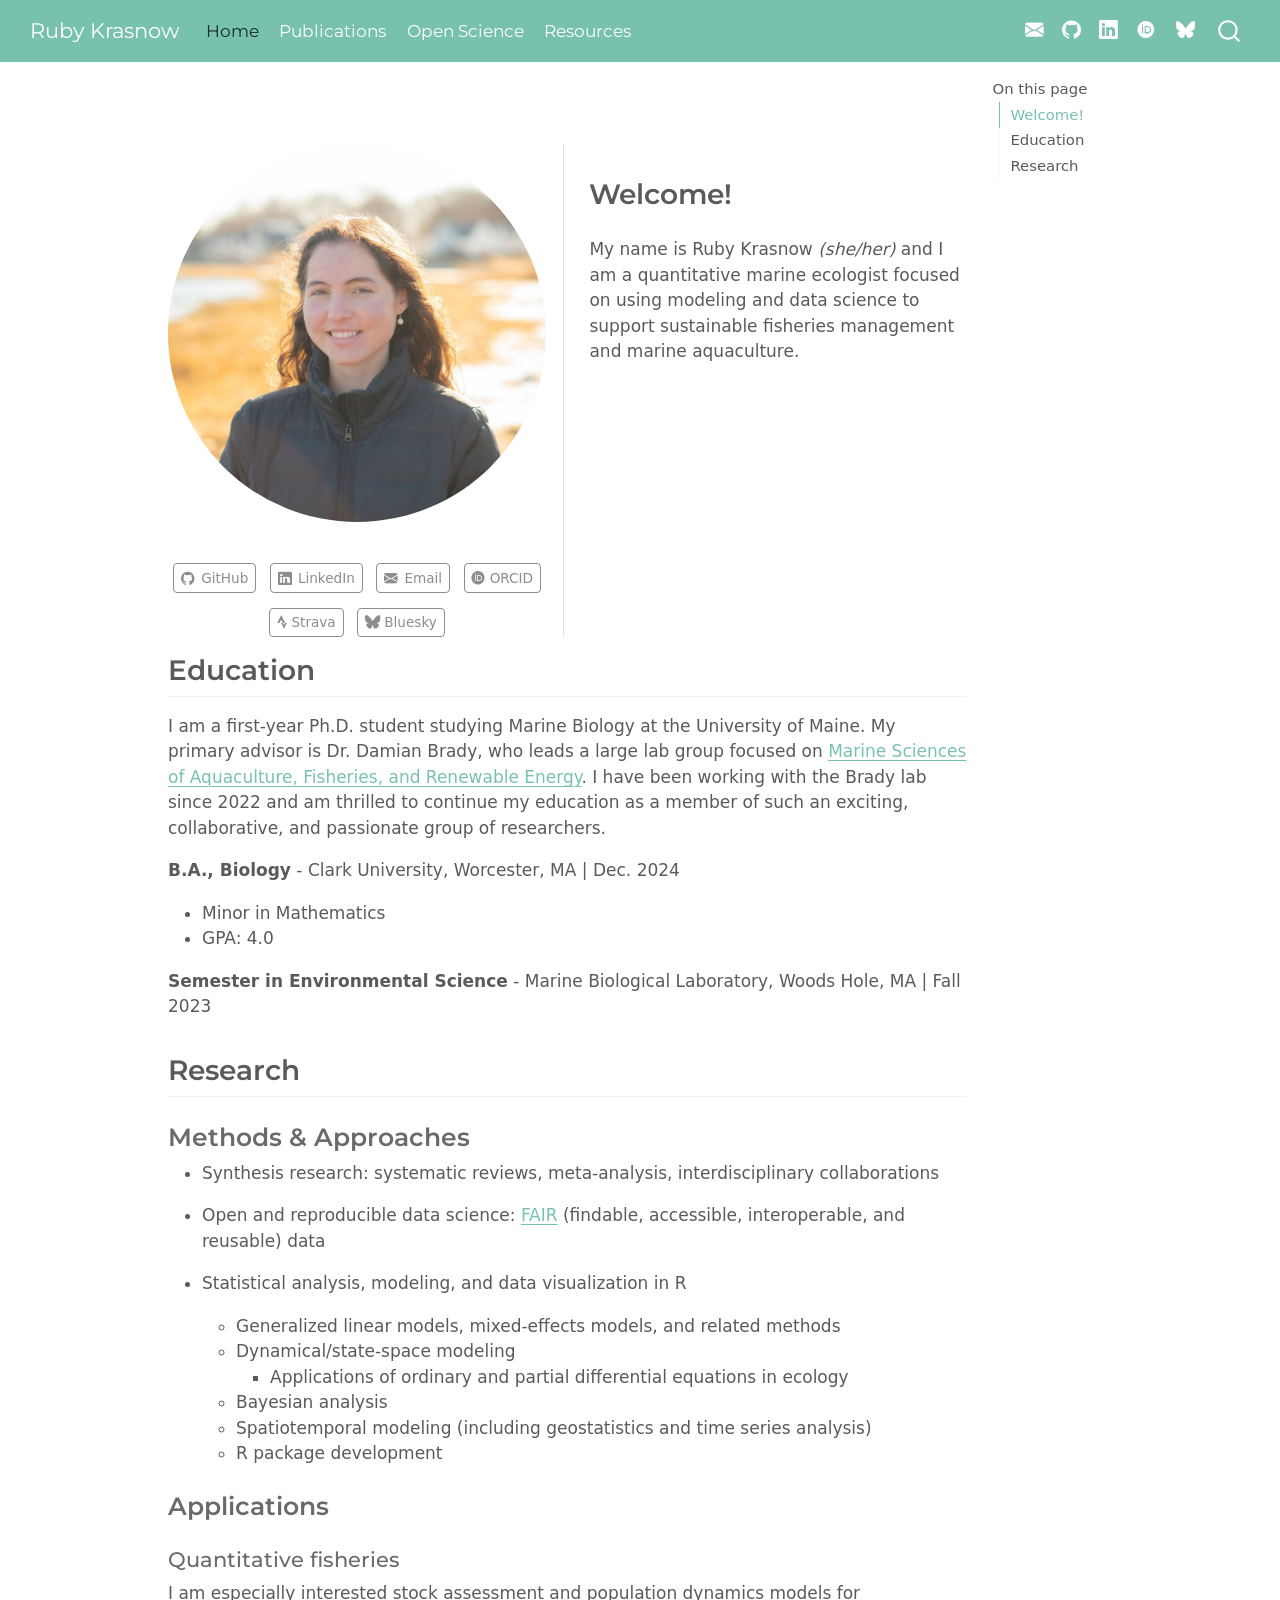
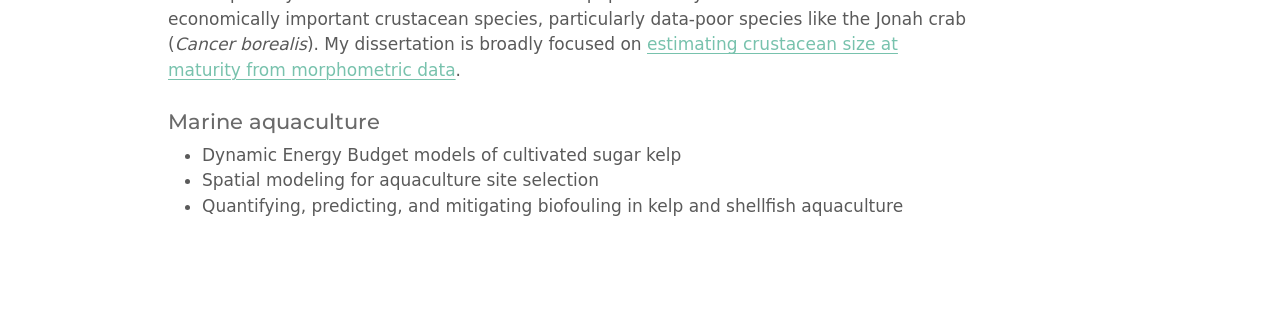
<file: index.html>
<!DOCTYPE html>
<html xmlns="http://www.w3.org/1999/xhtml" lang="en" xml:lang="en"><head>

<meta charset="utf-8">
<meta name="generator" content="quarto-1.6.39">

<meta name="viewport" content="width=device-width, initial-scale=1.0, user-scalable=yes">


<title>Ruby Krasnow</title>
<style>
code{white-space: pre-wrap;}
span.smallcaps{font-variant: small-caps;}
div.columns{display: flex; gap: min(4vw, 1.5em);}
div.column{flex: auto; overflow-x: auto;}
div.hanging-indent{margin-left: 1.5em; text-indent: -1.5em;}
ul.task-list{list-style: none;}
ul.task-list li input[type="checkbox"] {
  width: 0.8em;
  margin: 0 0.8em 0.2em -1em; /* quarto-specific, see https://github.com/quarto-dev/quarto-cli/issues/4556 */ 
  vertical-align: middle;
}
</style>


<script src="site_libs/quarto-nav/quarto-nav.js"></script>
<script src="site_libs/quarto-nav/headroom.min.js"></script>
<script src="site_libs/clipboard/clipboard.min.js"></script>
<script src="site_libs/quarto-search/autocomplete.umd.js"></script>
<script src="site_libs/quarto-search/fuse.min.js"></script>
<script src="site_libs/quarto-search/quarto-search.js"></script>
<meta name="quarto:offset" content="./">
<script src="site_libs/quarto-html/quarto.js"></script>
<script src="site_libs/quarto-html/popper.min.js"></script>
<script src="site_libs/quarto-html/tippy.umd.min.js"></script>
<link href="site_libs/quarto-html/tippy.css" rel="stylesheet">
<link href="site_libs/quarto-html/quarto-syntax-highlighting-e26003cea8cd680ca0c55a263523d882.css" rel="stylesheet" id="quarto-text-highlighting-styles">
<script src="site_libs/bootstrap/bootstrap.min.js"></script>
<link href="site_libs/bootstrap/bootstrap-icons.css" rel="stylesheet">
<link href="site_libs/bootstrap/bootstrap-530bf8e59df25186f8bffdc63bad3503.min.css" rel="stylesheet" append-hash="true" id="quarto-bootstrap" data-mode="light">
<link href="site_libs/quarto-contrib/fontawesome6-1.2.0/all.min.css" rel="stylesheet">
<link href="site_libs/quarto-contrib/fontawesome6-1.2.0/latex-fontsize.css" rel="stylesheet">
<script id="quarto-search-options" type="application/json">{
  "location": "navbar",
  "copy-button": false,
  "collapse-after": 3,
  "panel-placement": "end",
  "type": "overlay",
  "limit": 50,
  "keyboard-shortcut": [
    "f",
    "/",
    "s"
  ],
  "show-item-context": false,
  "language": {
    "search-no-results-text": "No results",
    "search-matching-documents-text": "matching documents",
    "search-copy-link-title": "Copy link to search",
    "search-hide-matches-text": "Hide additional matches",
    "search-more-match-text": "more match in this document",
    "search-more-matches-text": "more matches in this document",
    "search-clear-button-title": "Clear",
    "search-text-placeholder": "",
    "search-detached-cancel-button-title": "Cancel",
    "search-submit-button-title": "Submit",
    "search-label": "Search"
  }
}</script>


<link rel="stylesheet" href="styles.css">
</head>

<body class="nav-fixed">

<div id="quarto-search-results"></div>
  <header id="quarto-header" class="headroom fixed-top">
    <nav class="navbar navbar-expand-lg " data-bs-theme="dark">
      <div class="navbar-container container-fluid">
      <div class="navbar-brand-container mx-auto">
    <a class="navbar-brand" href="./index.html">
    <span class="navbar-title">Ruby Krasnow</span>
    </a>
  </div>
            <div id="quarto-search" class="" title="Search"></div>
          <button class="navbar-toggler" type="button" data-bs-toggle="collapse" data-bs-target="#navbarCollapse" aria-controls="navbarCollapse" role="menu" aria-expanded="false" aria-label="Toggle navigation" onclick="if (window.quartoToggleHeadroom) { window.quartoToggleHeadroom(); }">
  <span class="navbar-toggler-icon"></span>
</button>
          <div class="collapse navbar-collapse" id="navbarCollapse">
            <ul class="navbar-nav navbar-nav-scroll me-auto">
  <li class="nav-item">
    <a class="nav-link active" href="./index.html" aria-current="page"> 
<span class="menu-text">Home</span></a>
  </li>  
  <li class="nav-item">
    <a class="nav-link" href="./pubs.html"> 
<span class="menu-text">Publications</span></a>
  </li>  
  <li class="nav-item">
    <a class="nav-link" href="./open_science.html"> 
<span class="menu-text">Open Science</span></a>
  </li>  
  <li class="nav-item">
    <a class="nav-link" href="./resources.html"> 
<span class="menu-text">Resources</span></a>
  </li>  
</ul>
            <ul class="navbar-nav navbar-nav-scroll ms-auto">
  <li class="nav-item compact">
    <a class="nav-link" href="mailto:rubykrasnow@gmail.com"> <i class="bi bi-envelope-fill" role="img">
</i> 
<span class="menu-text"></span></a>
  </li>  
  <li class="nav-item compact">
    <a class="nav-link" href="https://github.com/rmk118"> <i class="bi bi-github" role="img">
</i> 
<span class="menu-text"></span></a>
  </li>  
  <li class="nav-item compact">
    <a class="nav-link" href="https://www.linkedin.com/in/ruby-krasnow/"> <i class="bi bi-linkedin" role="img">
</i> 
<span class="menu-text"></span></a>
  </li>  
  <li class="nav-item">
    <a class="nav-link" href="https://orcid.org/0009-0007-0531-8420"> 
<span class="menu-text"><i class="fa-brands fa-orcid" aria-label="orcid"></i></span></a>
  </li>  
  <li class="nav-item">
    <a class="nav-link" href="https://bsky.app/profile/rubyk.bsky.social"> 
<span class="menu-text"><i class="fa-brands fa-bluesky" aria-label="bluesky"></i></span></a>
  </li>  
</ul>
          </div> <!-- /navcollapse -->
            <div class="quarto-navbar-tools">
</div>
      </div> <!-- /container-fluid -->
    </nav>
</header>
<!-- content -->
<div id="quarto-content" class="quarto-container page-columns page-rows-contents page-layout-article page-navbar">
<!-- sidebar -->
<!-- margin-sidebar -->
    <div id="quarto-margin-sidebar" class="sidebar margin-sidebar">
        <nav id="TOC" role="doc-toc" class="toc-active">
    <h2 id="toc-title">On this page</h2>
   
  <ul>
  <li><a href="#welcome" id="toc-welcome" class="nav-link active" data-scroll-target="#welcome">Welcome!</a></li>
  <li><a href="#education" id="toc-education" class="nav-link" data-scroll-target="#education">Education</a></li>
  <li><a href="#research" id="toc-research" class="nav-link" data-scroll-target="#research">Research</a>
  <ul class="collapse">
  <li><a href="#methods-approaches" id="toc-methods-approaches" class="nav-link" data-scroll-target="#methods-approaches">Methods &amp; Approaches</a></li>
  <li><a href="#applications" id="toc-applications" class="nav-link" data-scroll-target="#applications">Applications</a></li>
  </ul></li>
  </ul>
</nav>
    </div>
<!-- main -->
<main class="content" id="quarto-document-content">




<div class="quarto-about-trestles">
  <div class="about-entity">
    <img src="profile_pic.jpg" class="about-image
  round " style="height: 10cm; width: 10cm;">
<header id="title-block-header" class="quarto-title-block"></header>
    <div class="about-links">
  <a href="https://github.com/rmk118" class="about-link" rel="" target="">
    <i class="bi bi-github"></i>
     <span class="about-link-text">GitHub</span>
  </a>
  <a href="https://www.linkedin.com/in/ruby-krasnow/" class="about-link" rel="" target="">
    <i class="bi bi-linkedin"></i>
     <span class="about-link-text">LinkedIn</span>
  </a>
  <a href="mailto:rubykrasnow@gmail.com" class="about-link" rel="" target="">
    <i class="bi bi-envelope-fill"></i>
     <span class="about-link-text">Email</span>
  </a>
  <a href="https://orcid.org/0009-0007-0531-8420" class="about-link" rel="" target="">
     <span class="about-link-text"><i class="fa-brands fa-orcid" aria-label="orcid"></i> ORCID</span>
  </a>
  <a href="https://www.strava.com/athletes/117549632" class="about-link" rel="" target="">
     <span class="about-link-text"><i class="fa-brands fa-strava" aria-label="strava"></i> Strava</span>
  </a>
  <a href="https://bsky.app/profile/rubyk.bsky.social" class="about-link" rel="" target="">
     <span class="about-link-text"><i class="fa-brands fa-bluesky" aria-label="bluesky"></i> Bluesky</span>
  </a>
</div>
  </div>
  <div class="about-contents"><div id="header">
<section id="welcome" class="level2">
<h2 data-anchor-id="welcome">Welcome!</h2>
<p>My name is Ruby Krasnow <em>(she/her)</em> and I am a quantitative marine ecologist focused on using modeling and data science to support sustainable fisheries management and marine aquaculture.</p>
</section>
</div></div>
</div>

<section id="education" class="level2">
<h2 data-anchor-id="education">Education</h2>
<p>I am a first-year Ph.D.&nbsp;student studying Marine Biology at the University of Maine. My primary advisor is Dr.&nbsp;Damian Brady, who leads a large lab group focused on <a href="https://umaine.edu/bradylab/">Marine Sciences of Aquaculture, Fisheries, and Renewable Energy</a>. I have been working with the Brady lab since 2022 and am thrilled to continue my education as a member of such an exciting, collaborative, and passionate group of researchers.</p>
<p><strong>B.A., Biology</strong> - Clark University, Worcester, MA | Dec.&nbsp;2024</p>
<ul>
<li>Minor in Mathematics</li>
<li>GPA: 4.0</li>
</ul>
<p><strong>Semester in Environmental Science</strong> - Marine Biological Laboratory, Woods Hole, MA | Fall 2023</p>
</section>
<section id="research" class="level2">
<h2 data-anchor-id="research">Research</h2>
<section id="methods-approaches" class="level3">
<h3 data-anchor-id="methods-approaches">Methods &amp; Approaches</h3>
<ul>
<li><p>Synthesis research: systematic reviews, meta-analysis, interdisciplinary collaborations</p></li>
<li><p>Open and reproducible data science: <a href="https://www.go-fair.org/fair-principles/">FAIR</a> (findable, accessible, interoperable, and reusable) data</p></li>
<li><p>Statistical analysis, modeling, and data visualization in R</p>
<ul>
<li>Generalized linear models, mixed-effects models, and related methods</li>
<li>Dynamical/state-space modeling
<ul>
<li>Applications of ordinary and partial differential equations in ecology</li>
</ul></li>
<li>Bayesian analysis</li>
<li>Spatiotemporal modeling (including geostatistics and time series analysis)</li>
<li>R package development</li>
</ul></li>
</ul>
</section>
<section id="applications" class="level3">
<h3 data-anchor-id="applications">Applications</h3>
<section id="quantitative-fisheries" class="level4">
<h4 data-anchor-id="quantitative-fisheries">Quantitative fisheries</h4>
<p>I am especially interested stock assessment and population dynamics models for economically important crustacean species, particularly data-poor species like the Jonah crab (<em>Cancer borealis</em>). My dissertation is broadly focused on <a href="https://rmk118.github.io/thesis_proposal/">estimating crustacean size at maturity from morphometric data</a>.</p>
</section>
<section id="marine-aquaculture" class="level4">
<h4 data-anchor-id="marine-aquaculture">Marine aquaculture</h4>
<ul>
<li>Dynamic Energy Budget models of cultivated sugar kelp</li>
<li>Spatial modeling for aquaculture site selection</li>
<li>Quantifying, predicting, and mitigating biofouling in kelp and shellfish aquaculture</li>
</ul>



</section>
</section>
</section>

</main> <!-- /main -->
<script id="quarto-html-after-body" type="application/javascript">
window.document.addEventListener("DOMContentLoaded", function (event) {
  const toggleBodyColorMode = (bsSheetEl) => {
    const mode = bsSheetEl.getAttribute("data-mode");
    const bodyEl = window.document.querySelector("body");
    if (mode === "dark") {
      bodyEl.classList.add("quarto-dark");
      bodyEl.classList.remove("quarto-light");
    } else {
      bodyEl.classList.add("quarto-light");
      bodyEl.classList.remove("quarto-dark");
    }
  }
  const toggleBodyColorPrimary = () => {
    const bsSheetEl = window.document.querySelector("link#quarto-bootstrap");
    if (bsSheetEl) {
      toggleBodyColorMode(bsSheetEl);
    }
  }
  toggleBodyColorPrimary();  
  const isCodeAnnotation = (el) => {
    for (const clz of el.classList) {
      if (clz.startsWith('code-annotation-')) {                     
        return true;
      }
    }
    return false;
  }
  const onCopySuccess = function(e) {
    // button target
    const button = e.trigger;
    // don't keep focus
    button.blur();
    // flash "checked"
    button.classList.add('code-copy-button-checked');
    var currentTitle = button.getAttribute("title");
    button.setAttribute("title", "Copied!");
    let tooltip;
    if (window.bootstrap) {
      button.setAttribute("data-bs-toggle", "tooltip");
      button.setAttribute("data-bs-placement", "left");
      button.setAttribute("data-bs-title", "Copied!");
      tooltip = new bootstrap.Tooltip(button, 
        { trigger: "manual", 
          customClass: "code-copy-button-tooltip",
          offset: [0, -8]});
      tooltip.show();    
    }
    setTimeout(function() {
      if (tooltip) {
        tooltip.hide();
        button.removeAttribute("data-bs-title");
        button.removeAttribute("data-bs-toggle");
        button.removeAttribute("data-bs-placement");
      }
      button.setAttribute("title", currentTitle);
      button.classList.remove('code-copy-button-checked');
    }, 1000);
    // clear code selection
    e.clearSelection();
  }
  const getTextToCopy = function(trigger) {
      const codeEl = trigger.previousElementSibling.cloneNode(true);
      for (const childEl of codeEl.children) {
        if (isCodeAnnotation(childEl)) {
          childEl.remove();
        }
      }
      return codeEl.innerText;
  }
  const clipboard = new window.ClipboardJS('.code-copy-button:not([data-in-quarto-modal])', {
    text: getTextToCopy
  });
  clipboard.on('success', onCopySuccess);
  if (window.document.getElementById('quarto-embedded-source-code-modal')) {
    const clipboardModal = new window.ClipboardJS('.code-copy-button[data-in-quarto-modal]', {
      text: getTextToCopy,
      container: window.document.getElementById('quarto-embedded-source-code-modal')
    });
    clipboardModal.on('success', onCopySuccess);
  }
    var localhostRegex = new RegExp(/^(?:http|https):\/\/localhost\:?[0-9]*\//);
    var mailtoRegex = new RegExp(/^mailto:/);
      var filterRegex = new RegExp("https:\/\/rmk118\.github\.io\/");
    var isInternal = (href) => {
        return filterRegex.test(href) || localhostRegex.test(href) || mailtoRegex.test(href);
    }
    // Inspect non-navigation links and adorn them if external
 	var links = window.document.querySelectorAll('a[href]:not(.nav-link):not(.navbar-brand):not(.toc-action):not(.sidebar-link):not(.sidebar-item-toggle):not(.pagination-link):not(.no-external):not([aria-hidden]):not(.dropdown-item):not(.quarto-navigation-tool):not(.about-link)');
    for (var i=0; i<links.length; i++) {
      const link = links[i];
      if (!isInternal(link.href)) {
        // undo the damage that might have been done by quarto-nav.js in the case of
        // links that we want to consider external
        if (link.dataset.originalHref !== undefined) {
          link.href = link.dataset.originalHref;
        }
          // target, if specified
          link.setAttribute("target", "_blank");
          if (link.getAttribute("rel") === null) {
            link.setAttribute("rel", "noopener");
          }
      }
    }
  function tippyHover(el, contentFn, onTriggerFn, onUntriggerFn) {
    const config = {
      allowHTML: true,
      maxWidth: 500,
      delay: 100,
      arrow: false,
      appendTo: function(el) {
          return el.parentElement;
      },
      interactive: true,
      interactiveBorder: 10,
      theme: 'quarto',
      placement: 'bottom-start',
    };
    if (contentFn) {
      config.content = contentFn;
    }
    if (onTriggerFn) {
      config.onTrigger = onTriggerFn;
    }
    if (onUntriggerFn) {
      config.onUntrigger = onUntriggerFn;
    }
    window.tippy(el, config); 
  }
  const noterefs = window.document.querySelectorAll('a[role="doc-noteref"]');
  for (var i=0; i<noterefs.length; i++) {
    const ref = noterefs[i];
    tippyHover(ref, function() {
      // use id or data attribute instead here
      let href = ref.getAttribute('data-footnote-href') || ref.getAttribute('href');
      try { href = new URL(href).hash; } catch {}
      const id = href.replace(/^#\/?/, "");
      const note = window.document.getElementById(id);
      if (note) {
        return note.innerHTML;
      } else {
        return "";
      }
    });
  }
  const xrefs = window.document.querySelectorAll('a.quarto-xref');
  const processXRef = (id, note) => {
    // Strip column container classes
    const stripColumnClz = (el) => {
      el.classList.remove("page-full", "page-columns");
      if (el.children) {
        for (const child of el.children) {
          stripColumnClz(child);
        }
      }
    }
    stripColumnClz(note)
    if (id === null || id.startsWith('sec-')) {
      // Special case sections, only their first couple elements
      const container = document.createElement("div");
      if (note.children && note.children.length > 2) {
        container.appendChild(note.children[0].cloneNode(true));
        for (let i = 1; i < note.children.length; i++) {
          const child = note.children[i];
          if (child.tagName === "P" && child.innerText === "") {
            continue;
          } else {
            container.appendChild(child.cloneNode(true));
            break;
          }
        }
        if (window.Quarto?.typesetMath) {
          window.Quarto.typesetMath(container);
        }
        return container.innerHTML
      } else {
        if (window.Quarto?.typesetMath) {
          window.Quarto.typesetMath(note);
        }
        return note.innerHTML;
      }
    } else {
      // Remove any anchor links if they are present
      const anchorLink = note.querySelector('a.anchorjs-link');
      if (anchorLink) {
        anchorLink.remove();
      }
      if (window.Quarto?.typesetMath) {
        window.Quarto.typesetMath(note);
      }
      if (note.classList.contains("callout")) {
        return note.outerHTML;
      } else {
        return note.innerHTML;
      }
    }
  }
  for (var i=0; i<xrefs.length; i++) {
    const xref = xrefs[i];
    tippyHover(xref, undefined, function(instance) {
      instance.disable();
      let url = xref.getAttribute('href');
      let hash = undefined; 
      if (url.startsWith('#')) {
        hash = url;
      } else {
        try { hash = new URL(url).hash; } catch {}
      }
      if (hash) {
        const id = hash.replace(/^#\/?/, "");
        const note = window.document.getElementById(id);
        if (note !== null) {
          try {
            const html = processXRef(id, note.cloneNode(true));
            instance.setContent(html);
          } finally {
            instance.enable();
            instance.show();
          }
        } else {
          // See if we can fetch this
          fetch(url.split('#')[0])
          .then(res => res.text())
          .then(html => {
            const parser = new DOMParser();
            const htmlDoc = parser.parseFromString(html, "text/html");
            const note = htmlDoc.getElementById(id);
            if (note !== null) {
              const html = processXRef(id, note);
              instance.setContent(html);
            } 
          }).finally(() => {
            instance.enable();
            instance.show();
          });
        }
      } else {
        // See if we can fetch a full url (with no hash to target)
        // This is a special case and we should probably do some content thinning / targeting
        fetch(url)
        .then(res => res.text())
        .then(html => {
          const parser = new DOMParser();
          const htmlDoc = parser.parseFromString(html, "text/html");
          const note = htmlDoc.querySelector('main.content');
          if (note !== null) {
            // This should only happen for chapter cross references
            // (since there is no id in the URL)
            // remove the first header
            if (note.children.length > 0 && note.children[0].tagName === "HEADER") {
              note.children[0].remove();
            }
            const html = processXRef(null, note);
            instance.setContent(html);
          } 
        }).finally(() => {
          instance.enable();
          instance.show();
        });
      }
    }, function(instance) {
    });
  }
      let selectedAnnoteEl;
      const selectorForAnnotation = ( cell, annotation) => {
        let cellAttr = 'data-code-cell="' + cell + '"';
        let lineAttr = 'data-code-annotation="' +  annotation + '"';
        const selector = 'span[' + cellAttr + '][' + lineAttr + ']';
        return selector;
      }
      const selectCodeLines = (annoteEl) => {
        const doc = window.document;
        const targetCell = annoteEl.getAttribute("data-target-cell");
        const targetAnnotation = annoteEl.getAttribute("data-target-annotation");
        const annoteSpan = window.document.querySelector(selectorForAnnotation(targetCell, targetAnnotation));
        const lines = annoteSpan.getAttribute("data-code-lines").split(",");
        const lineIds = lines.map((line) => {
          return targetCell + "-" + line;
        })
        let top = null;
        let height = null;
        let parent = null;
        if (lineIds.length > 0) {
            //compute the position of the single el (top and bottom and make a div)
            const el = window.document.getElementById(lineIds[0]);
            top = el.offsetTop;
            height = el.offsetHeight;
            parent = el.parentElement.parentElement;
          if (lineIds.length > 1) {
            const lastEl = window.document.getElementById(lineIds[lineIds.length - 1]);
            const bottom = lastEl.offsetTop + lastEl.offsetHeight;
            height = bottom - top;
          }
          if (top !== null && height !== null && parent !== null) {
            // cook up a div (if necessary) and position it 
            let div = window.document.getElementById("code-annotation-line-highlight");
            if (div === null) {
              div = window.document.createElement("div");
              div.setAttribute("id", "code-annotation-line-highlight");
              div.style.position = 'absolute';
              parent.appendChild(div);
            }
            div.style.top = top - 2 + "px";
            div.style.height = height + 4 + "px";
            div.style.left = 0;
            let gutterDiv = window.document.getElementById("code-annotation-line-highlight-gutter");
            if (gutterDiv === null) {
              gutterDiv = window.document.createElement("div");
              gutterDiv.setAttribute("id", "code-annotation-line-highlight-gutter");
              gutterDiv.style.position = 'absolute';
              const codeCell = window.document.getElementById(targetCell);
              const gutter = codeCell.querySelector('.code-annotation-gutter');
              gutter.appendChild(gutterDiv);
            }
            gutterDiv.style.top = top - 2 + "px";
            gutterDiv.style.height = height + 4 + "px";
          }
          selectedAnnoteEl = annoteEl;
        }
      };
      const unselectCodeLines = () => {
        const elementsIds = ["code-annotation-line-highlight", "code-annotation-line-highlight-gutter"];
        elementsIds.forEach((elId) => {
          const div = window.document.getElementById(elId);
          if (div) {
            div.remove();
          }
        });
        selectedAnnoteEl = undefined;
      };
        // Handle positioning of the toggle
    window.addEventListener(
      "resize",
      throttle(() => {
        elRect = undefined;
        if (selectedAnnoteEl) {
          selectCodeLines(selectedAnnoteEl);
        }
      }, 10)
    );
    function throttle(fn, ms) {
    let throttle = false;
    let timer;
      return (...args) => {
        if(!throttle) { // first call gets through
            fn.apply(this, args);
            throttle = true;
        } else { // all the others get throttled
            if(timer) clearTimeout(timer); // cancel #2
            timer = setTimeout(() => {
              fn.apply(this, args);
              timer = throttle = false;
            }, ms);
        }
      };
    }
      // Attach click handler to the DT
      const annoteDls = window.document.querySelectorAll('dt[data-target-cell]');
      for (const annoteDlNode of annoteDls) {
        annoteDlNode.addEventListener('click', (event) => {
          const clickedEl = event.target;
          if (clickedEl !== selectedAnnoteEl) {
            unselectCodeLines();
            const activeEl = window.document.querySelector('dt[data-target-cell].code-annotation-active');
            if (activeEl) {
              activeEl.classList.remove('code-annotation-active');
            }
            selectCodeLines(clickedEl);
            clickedEl.classList.add('code-annotation-active');
          } else {
            // Unselect the line
            unselectCodeLines();
            clickedEl.classList.remove('code-annotation-active');
          }
        });
      }
  const findCites = (el) => {
    const parentEl = el.parentElement;
    if (parentEl) {
      const cites = parentEl.dataset.cites;
      if (cites) {
        return {
          el,
          cites: cites.split(' ')
        };
      } else {
        return findCites(el.parentElement)
      }
    } else {
      return undefined;
    }
  };
  var bibliorefs = window.document.querySelectorAll('a[role="doc-biblioref"]');
  for (var i=0; i<bibliorefs.length; i++) {
    const ref = bibliorefs[i];
    const citeInfo = findCites(ref);
    if (citeInfo) {
      tippyHover(citeInfo.el, function() {
        var popup = window.document.createElement('div');
        citeInfo.cites.forEach(function(cite) {
          var citeDiv = window.document.createElement('div');
          citeDiv.classList.add('hanging-indent');
          citeDiv.classList.add('csl-entry');
          var biblioDiv = window.document.getElementById('ref-' + cite);
          if (biblioDiv) {
            citeDiv.innerHTML = biblioDiv.innerHTML;
          }
          popup.appendChild(citeDiv);
        });
        return popup.innerHTML;
      });
    }
  }
});
</script>
</div> <!-- /content -->




</body></html>
</file>
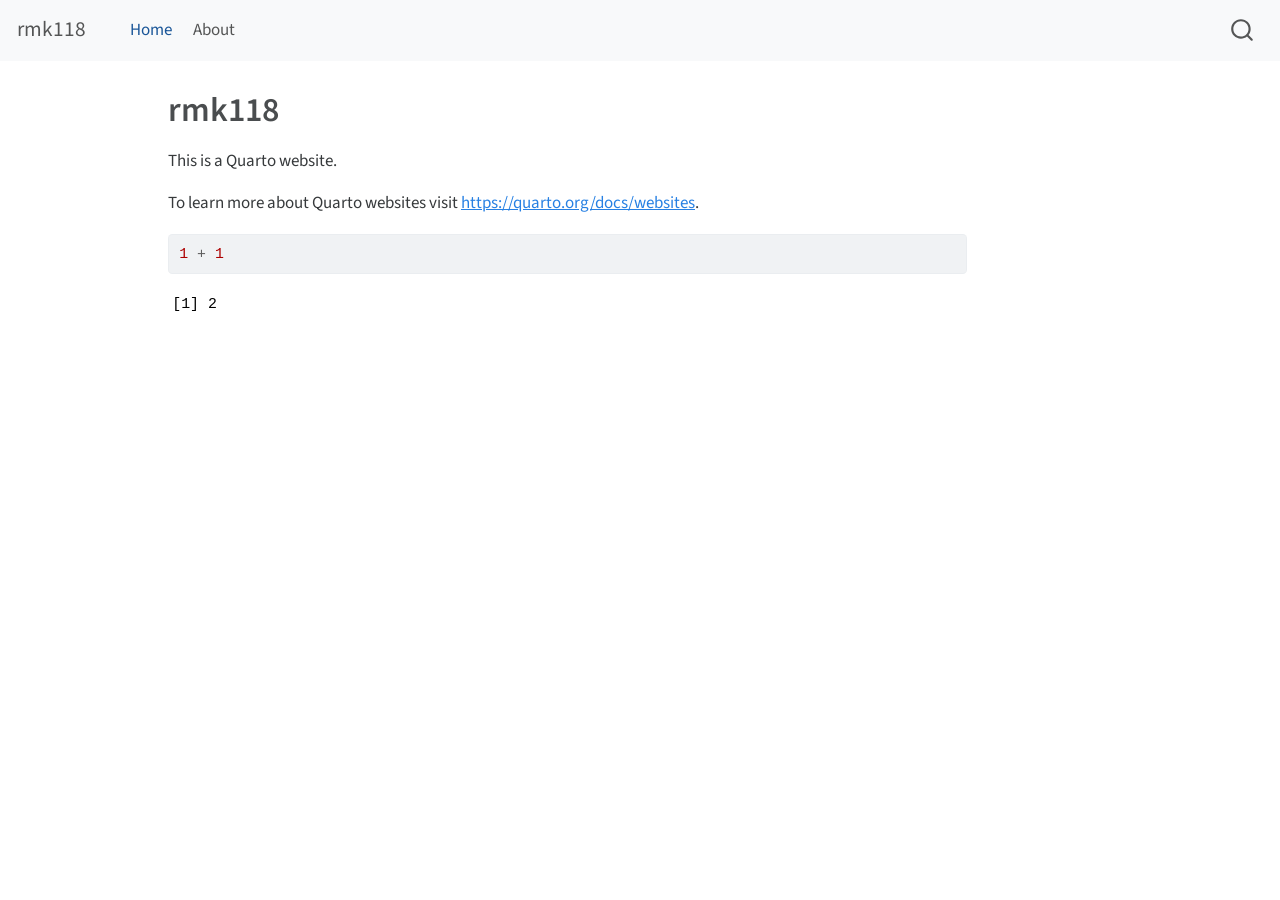
<file: _site/index.html>
<!DOCTYPE html>
<html xmlns="http://www.w3.org/1999/xhtml" lang="en" xml:lang="en"><head>

<meta charset="utf-8">
<meta name="generator" content="quarto-1.3.361">

<meta name="viewport" content="width=device-width, initial-scale=1.0, user-scalable=yes">


<title>rmk118</title>
<style>
code{white-space: pre-wrap;}
span.smallcaps{font-variant: small-caps;}
div.columns{display: flex; gap: min(4vw, 1.5em);}
div.column{flex: auto; overflow-x: auto;}
div.hanging-indent{margin-left: 1.5em; text-indent: -1.5em;}
ul.task-list{list-style: none;}
ul.task-list li input[type="checkbox"] {
  width: 0.8em;
  margin: 0 0.8em 0.2em -1em; /* quarto-specific, see https://github.com/quarto-dev/quarto-cli/issues/4556 */ 
  vertical-align: middle;
}
/* CSS for syntax highlighting */
pre > code.sourceCode { white-space: pre; position: relative; }
pre > code.sourceCode > span { display: inline-block; line-height: 1.25; }
pre > code.sourceCode > span:empty { height: 1.2em; }
.sourceCode { overflow: visible; }
code.sourceCode > span { color: inherit; text-decoration: inherit; }
div.sourceCode { margin: 1em 0; }
pre.sourceCode { margin: 0; }
@media screen {
div.sourceCode { overflow: auto; }
}
@media print {
pre > code.sourceCode { white-space: pre-wrap; }
pre > code.sourceCode > span { text-indent: -5em; padding-left: 5em; }
}
pre.numberSource code
  { counter-reset: source-line 0; }
pre.numberSource code > span
  { position: relative; left: -4em; counter-increment: source-line; }
pre.numberSource code > span > a:first-child::before
  { content: counter(source-line);
    position: relative; left: -1em; text-align: right; vertical-align: baseline;
    border: none; display: inline-block;
    -webkit-touch-callout: none; -webkit-user-select: none;
    -khtml-user-select: none; -moz-user-select: none;
    -ms-user-select: none; user-select: none;
    padding: 0 4px; width: 4em;
  }
pre.numberSource { margin-left: 3em;  padding-left: 4px; }
div.sourceCode
  {   }
@media screen {
pre > code.sourceCode > span > a:first-child::before { text-decoration: underline; }
}
</style>


<script src="site_libs/quarto-nav/quarto-nav.js"></script>
<script src="site_libs/quarto-nav/headroom.min.js"></script>
<script src="site_libs/clipboard/clipboard.min.js"></script>
<script src="site_libs/quarto-search/autocomplete.umd.js"></script>
<script src="site_libs/quarto-search/fuse.min.js"></script>
<script src="site_libs/quarto-search/quarto-search.js"></script>
<meta name="quarto:offset" content="./">
<script src="site_libs/quarto-html/quarto.js"></script>
<script src="site_libs/quarto-html/popper.min.js"></script>
<script src="site_libs/quarto-html/tippy.umd.min.js"></script>
<script src="site_libs/quarto-html/anchor.min.js"></script>
<link href="site_libs/quarto-html/tippy.css" rel="stylesheet">
<link href="site_libs/quarto-html/quarto-syntax-highlighting.css" rel="stylesheet" id="quarto-text-highlighting-styles">
<script src="site_libs/bootstrap/bootstrap.min.js"></script>
<link href="site_libs/bootstrap/bootstrap-icons.css" rel="stylesheet">
<link href="site_libs/bootstrap/bootstrap.min.css" rel="stylesheet" id="quarto-bootstrap" data-mode="light">
<script id="quarto-search-options" type="application/json">{
  "location": "navbar",
  "copy-button": false,
  "collapse-after": 3,
  "panel-placement": "end",
  "type": "overlay",
  "limit": 20,
  "language": {
    "search-no-results-text": "No results",
    "search-matching-documents-text": "matching documents",
    "search-copy-link-title": "Copy link to search",
    "search-hide-matches-text": "Hide additional matches",
    "search-more-match-text": "more match in this document",
    "search-more-matches-text": "more matches in this document",
    "search-clear-button-title": "Clear",
    "search-detached-cancel-button-title": "Cancel",
    "search-submit-button-title": "Submit",
    "search-label": "Search"
  }
}</script>


<link rel="stylesheet" href="styles.css">
</head>

<body class="nav-fixed">

<div id="quarto-search-results"></div>
  <header id="quarto-header" class="headroom fixed-top">
    <nav class="navbar navbar-expand-lg navbar-dark ">
      <div class="navbar-container container-fluid">
      <div class="navbar-brand-container">
    <a class="navbar-brand" href="./index.html">
    <span class="navbar-title">rmk118</span>
    </a>
  </div>
            <div id="quarto-search" class="" title="Search"></div>
          <button class="navbar-toggler" type="button" data-bs-toggle="collapse" data-bs-target="#navbarCollapse" aria-controls="navbarCollapse" aria-expanded="false" aria-label="Toggle navigation" onclick="if (window.quartoToggleHeadroom) { window.quartoToggleHeadroom(); }">
  <span class="navbar-toggler-icon"></span>
</button>
          <div class="collapse navbar-collapse" id="navbarCollapse">
            <ul class="navbar-nav navbar-nav-scroll me-auto">
  <li class="nav-item">
    <a class="nav-link active" href="./index.html" rel="" target="" aria-current="page">
 <span class="menu-text">Home</span></a>
  </li>  
  <li class="nav-item">
    <a class="nav-link" href="./about.html" rel="" target="">
 <span class="menu-text">About</span></a>
  </li>  
</ul>
            <div class="quarto-navbar-tools ms-auto">
</div>
          </div> <!-- /navcollapse -->
      </div> <!-- /container-fluid -->
    </nav>
</header>
<!-- content -->
<div id="quarto-content" class="quarto-container page-columns page-rows-contents page-layout-article page-navbar">
<!-- sidebar -->
<!-- margin-sidebar -->
    <div id="quarto-margin-sidebar" class="sidebar margin-sidebar">
        
    </div>
<!-- main -->
<main class="content" id="quarto-document-content">

<header id="title-block-header" class="quarto-title-block default">
<div class="quarto-title">
<h1 class="title">rmk118</h1>
</div>



<div class="quarto-title-meta">

    
  
    
  </div>
  

</header>

<p>This is a Quarto website.</p>
<p>To learn more about Quarto websites visit <a href="https://quarto.org/docs/websites" class="uri">https://quarto.org/docs/websites</a>.</p>
<div class="cell">
<div class="sourceCode cell-code" id="cb1"><pre class="sourceCode r code-with-copy"><code class="sourceCode r"><span id="cb1-1"><a href="#cb1-1" aria-hidden="true" tabindex="-1"></a><span class="dv">1</span> <span class="sc">+</span> <span class="dv">1</span></span></code><button title="Copy to Clipboard" class="code-copy-button"><i class="bi"></i></button></pre></div>
<div class="cell-output cell-output-stdout">
<pre><code>[1] 2</code></pre>
</div>
</div>



</main> <!-- /main -->
<script id="quarto-html-after-body" type="application/javascript">
window.document.addEventListener("DOMContentLoaded", function (event) {
  const toggleBodyColorMode = (bsSheetEl) => {
    const mode = bsSheetEl.getAttribute("data-mode");
    const bodyEl = window.document.querySelector("body");
    if (mode === "dark") {
      bodyEl.classList.add("quarto-dark");
      bodyEl.classList.remove("quarto-light");
    } else {
      bodyEl.classList.add("quarto-light");
      bodyEl.classList.remove("quarto-dark");
    }
  }
  const toggleBodyColorPrimary = () => {
    const bsSheetEl = window.document.querySelector("link#quarto-bootstrap");
    if (bsSheetEl) {
      toggleBodyColorMode(bsSheetEl);
    }
  }
  toggleBodyColorPrimary();  
  const icon = "";
  const anchorJS = new window.AnchorJS();
  anchorJS.options = {
    placement: 'right',
    icon: icon
  };
  anchorJS.add('.anchored');
  const isCodeAnnotation = (el) => {
    for (const clz of el.classList) {
      if (clz.startsWith('code-annotation-')) {                     
        return true;
      }
    }
    return false;
  }
  const clipboard = new window.ClipboardJS('.code-copy-button', {
    text: function(trigger) {
      const codeEl = trigger.previousElementSibling.cloneNode(true);
      for (const childEl of codeEl.children) {
        if (isCodeAnnotation(childEl)) {
          childEl.remove();
        }
      }
      return codeEl.innerText;
    }
  });
  clipboard.on('success', function(e) {
    // button target
    const button = e.trigger;
    // don't keep focus
    button.blur();
    // flash "checked"
    button.classList.add('code-copy-button-checked');
    var currentTitle = button.getAttribute("title");
    button.setAttribute("title", "Copied!");
    let tooltip;
    if (window.bootstrap) {
      button.setAttribute("data-bs-toggle", "tooltip");
      button.setAttribute("data-bs-placement", "left");
      button.setAttribute("data-bs-title", "Copied!");
      tooltip = new bootstrap.Tooltip(button, 
        { trigger: "manual", 
          customClass: "code-copy-button-tooltip",
          offset: [0, -8]});
      tooltip.show();    
    }
    setTimeout(function() {
      if (tooltip) {
        tooltip.hide();
        button.removeAttribute("data-bs-title");
        button.removeAttribute("data-bs-toggle");
        button.removeAttribute("data-bs-placement");
      }
      button.setAttribute("title", currentTitle);
      button.classList.remove('code-copy-button-checked');
    }, 1000);
    // clear code selection
    e.clearSelection();
  });
  function tippyHover(el, contentFn) {
    const config = {
      allowHTML: true,
      content: contentFn,
      maxWidth: 500,
      delay: 100,
      arrow: false,
      appendTo: function(el) {
          return el.parentElement;
      },
      interactive: true,
      interactiveBorder: 10,
      theme: 'quarto',
      placement: 'bottom-start'
    };
    window.tippy(el, config); 
  }
  const noterefs = window.document.querySelectorAll('a[role="doc-noteref"]');
  for (var i=0; i<noterefs.length; i++) {
    const ref = noterefs[i];
    tippyHover(ref, function() {
      // use id or data attribute instead here
      let href = ref.getAttribute('data-footnote-href') || ref.getAttribute('href');
      try { href = new URL(href).hash; } catch {}
      const id = href.replace(/^#\/?/, "");
      const note = window.document.getElementById(id);
      return note.innerHTML;
    });
  }
      let selectedAnnoteEl;
      const selectorForAnnotation = ( cell, annotation) => {
        let cellAttr = 'data-code-cell="' + cell + '"';
        let lineAttr = 'data-code-annotation="' +  annotation + '"';
        const selector = 'span[' + cellAttr + '][' + lineAttr + ']';
        return selector;
      }
      const selectCodeLines = (annoteEl) => {
        const doc = window.document;
        const targetCell = annoteEl.getAttribute("data-target-cell");
        const targetAnnotation = annoteEl.getAttribute("data-target-annotation");
        const annoteSpan = window.document.querySelector(selectorForAnnotation(targetCell, targetAnnotation));
        const lines = annoteSpan.getAttribute("data-code-lines").split(",");
        const lineIds = lines.map((line) => {
          return targetCell + "-" + line;
        })
        let top = null;
        let height = null;
        let parent = null;
        if (lineIds.length > 0) {
            //compute the position of the single el (top and bottom and make a div)
            const el = window.document.getElementById(lineIds[0]);
            top = el.offsetTop;
            height = el.offsetHeight;
            parent = el.parentElement.parentElement;
          if (lineIds.length > 1) {
            const lastEl = window.document.getElementById(lineIds[lineIds.length - 1]);
            const bottom = lastEl.offsetTop + lastEl.offsetHeight;
            height = bottom - top;
          }
          if (top !== null && height !== null && parent !== null) {
            // cook up a div (if necessary) and position it 
            let div = window.document.getElementById("code-annotation-line-highlight");
            if (div === null) {
              div = window.document.createElement("div");
              div.setAttribute("id", "code-annotation-line-highlight");
              div.style.position = 'absolute';
              parent.appendChild(div);
            }
            div.style.top = top - 2 + "px";
            div.style.height = height + 4 + "px";
            let gutterDiv = window.document.getElementById("code-annotation-line-highlight-gutter");
            if (gutterDiv === null) {
              gutterDiv = window.document.createElement("div");
              gutterDiv.setAttribute("id", "code-annotation-line-highlight-gutter");
              gutterDiv.style.position = 'absolute';
              const codeCell = window.document.getElementById(targetCell);
              const gutter = codeCell.querySelector('.code-annotation-gutter');
              gutter.appendChild(gutterDiv);
            }
            gutterDiv.style.top = top - 2 + "px";
            gutterDiv.style.height = height + 4 + "px";
          }
          selectedAnnoteEl = annoteEl;
        }
      };
      const unselectCodeLines = () => {
        const elementsIds = ["code-annotation-line-highlight", "code-annotation-line-highlight-gutter"];
        elementsIds.forEach((elId) => {
          const div = window.document.getElementById(elId);
          if (div) {
            div.remove();
          }
        });
        selectedAnnoteEl = undefined;
      };
      // Attach click handler to the DT
      const annoteDls = window.document.querySelectorAll('dt[data-target-cell]');
      for (const annoteDlNode of annoteDls) {
        annoteDlNode.addEventListener('click', (event) => {
          const clickedEl = event.target;
          if (clickedEl !== selectedAnnoteEl) {
            unselectCodeLines();
            const activeEl = window.document.querySelector('dt[data-target-cell].code-annotation-active');
            if (activeEl) {
              activeEl.classList.remove('code-annotation-active');
            }
            selectCodeLines(clickedEl);
            clickedEl.classList.add('code-annotation-active');
          } else {
            // Unselect the line
            unselectCodeLines();
            clickedEl.classList.remove('code-annotation-active');
          }
        });
      }
  const findCites = (el) => {
    const parentEl = el.parentElement;
    if (parentEl) {
      const cites = parentEl.dataset.cites;
      if (cites) {
        return {
          el,
          cites: cites.split(' ')
        };
      } else {
        return findCites(el.parentElement)
      }
    } else {
      return undefined;
    }
  };
  var bibliorefs = window.document.querySelectorAll('a[role="doc-biblioref"]');
  for (var i=0; i<bibliorefs.length; i++) {
    const ref = bibliorefs[i];
    const citeInfo = findCites(ref);
    if (citeInfo) {
      tippyHover(citeInfo.el, function() {
        var popup = window.document.createElement('div');
        citeInfo.cites.forEach(function(cite) {
          var citeDiv = window.document.createElement('div');
          citeDiv.classList.add('hanging-indent');
          citeDiv.classList.add('csl-entry');
          var biblioDiv = window.document.getElementById('ref-' + cite);
          if (biblioDiv) {
            citeDiv.innerHTML = biblioDiv.innerHTML;
          }
          popup.appendChild(citeDiv);
        });
        return popup.innerHTML;
      });
    }
  }
});
</script>
</div> <!-- /content -->



</body></html>
</file>
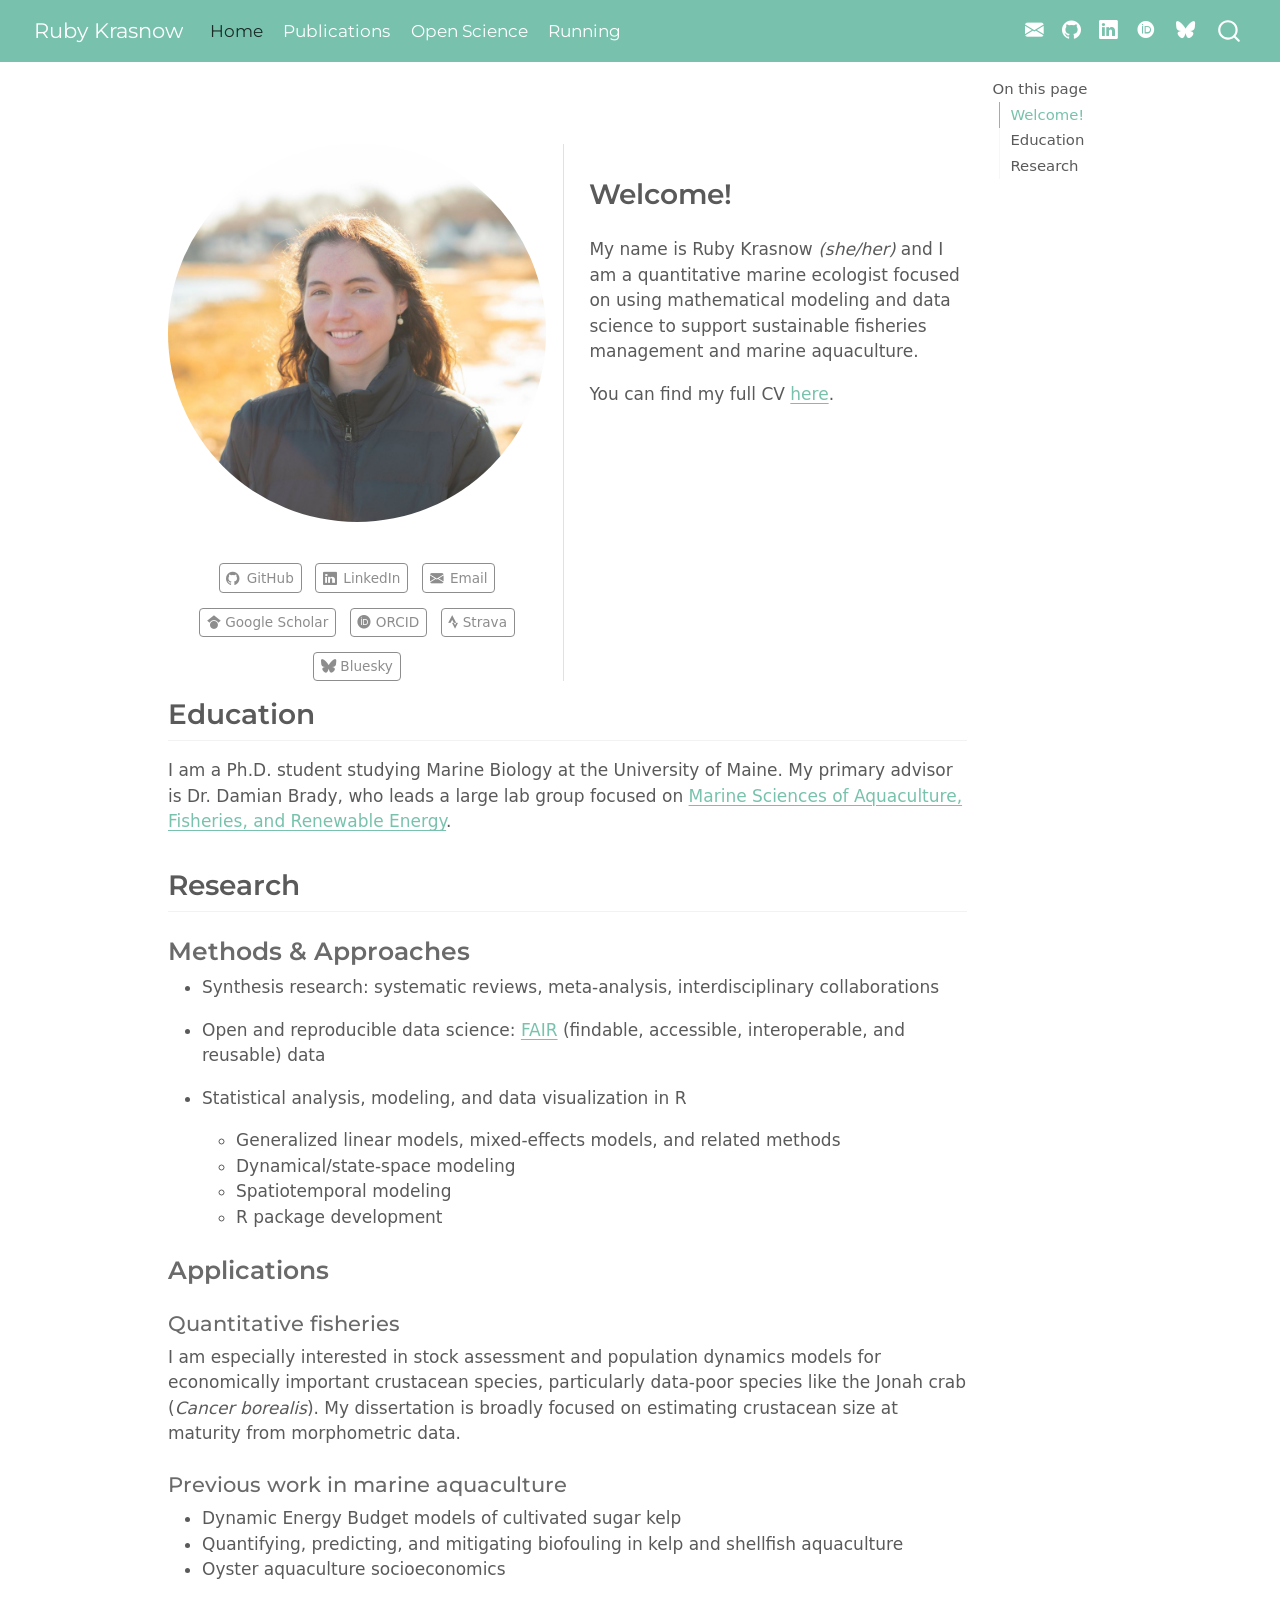
<file: docs/index.html>
<!DOCTYPE html>
<html xmlns="http://www.w3.org/1999/xhtml" lang="en" xml:lang="en"><head>

<meta charset="utf-8">
<meta name="generator" content="quarto-1.8.25">

<meta name="viewport" content="width=device-width, initial-scale=1.0, user-scalable=yes">


<title>Ruby Krasnow</title>
<style>
code{white-space: pre-wrap;}
span.smallcaps{font-variant: small-caps;}
div.columns{display: flex; gap: min(4vw, 1.5em);}
div.column{flex: auto; overflow-x: auto;}
div.hanging-indent{margin-left: 1.5em; text-indent: -1.5em;}
ul.task-list{list-style: none;}
ul.task-list li input[type="checkbox"] {
  width: 0.8em;
  margin: 0 0.8em 0.2em -1em; /* quarto-specific, see https://github.com/quarto-dev/quarto-cli/issues/4556 */ 
  vertical-align: middle;
}
</style>


<script src="site_libs/quarto-nav/quarto-nav.js"></script>
<script src="site_libs/quarto-nav/headroom.min.js"></script>
<script src="site_libs/clipboard/clipboard.min.js"></script>
<script src="site_libs/quarto-search/autocomplete.umd.js"></script>
<script src="site_libs/quarto-search/fuse.min.js"></script>
<script src="site_libs/quarto-search/quarto-search.js"></script>
<meta name="quarto:offset" content="./">
<script src="site_libs/quarto-html/quarto.js" type="module"></script>
<script src="site_libs/quarto-html/tabsets/tabsets.js" type="module"></script>
<script src="site_libs/quarto-html/axe/axe-check.js" type="module"></script>
<script src="site_libs/quarto-html/popper.min.js"></script>
<script src="site_libs/quarto-html/tippy.umd.min.js"></script>
<link href="site_libs/quarto-html/tippy.css" rel="stylesheet">
<link href="site_libs/quarto-html/quarto-syntax-highlighting-7b89279ff1a6dce999919e0e67d4d9ec.css" rel="stylesheet" id="quarto-text-highlighting-styles">
<script src="site_libs/bootstrap/bootstrap.min.js"></script>
<link href="site_libs/bootstrap/bootstrap-icons.css" rel="stylesheet">
<link href="site_libs/bootstrap/bootstrap-5b8f9b2f3cffee265242a5d44fbb1e00.min.css" rel="stylesheet" append-hash="true" id="quarto-bootstrap" data-mode="light">
<link href="site_libs/quarto-contrib/fontawesome6-1.2.0/all.min.css" rel="stylesheet">
<link href="site_libs/quarto-contrib/fontawesome6-1.2.0/latex-fontsize.css" rel="stylesheet">
<script id="quarto-search-options" type="application/json">{
  "location": "navbar",
  "copy-button": false,
  "collapse-after": 3,
  "panel-placement": "end",
  "type": "overlay",
  "limit": 50,
  "keyboard-shortcut": [
    "f",
    "/",
    "s"
  ],
  "show-item-context": false,
  "language": {
    "search-no-results-text": "No results",
    "search-matching-documents-text": "matching documents",
    "search-copy-link-title": "Copy link to search",
    "search-hide-matches-text": "Hide additional matches",
    "search-more-match-text": "more match in this document",
    "search-more-matches-text": "more matches in this document",
    "search-clear-button-title": "Clear",
    "search-text-placeholder": "",
    "search-detached-cancel-button-title": "Cancel",
    "search-submit-button-title": "Submit",
    "search-label": "Search"
  }
}</script>


<link rel="stylesheet" href="styles.css">
</head>

<body class="nav-fixed quarto-light">

<div id="quarto-search-results"></div>
  <header id="quarto-header" class="headroom fixed-top">
    <nav class="navbar navbar-expand-lg " data-bs-theme="dark">
      <div class="navbar-container container-fluid">
      <div class="navbar-brand-container mx-auto">
    <a href="./index.html" class="navbar-brand navbar-brand-logo">
    </a>
    <a class="navbar-brand" href="./index.html">
    <span class="navbar-title">Ruby Krasnow</span>
    </a>
  </div>
            <div id="quarto-search" class="" title="Search"></div>
          <button class="navbar-toggler" type="button" data-bs-toggle="collapse" data-bs-target="#navbarCollapse" aria-controls="navbarCollapse" role="menu" aria-expanded="false" aria-label="Toggle navigation" onclick="if (window.quartoToggleHeadroom) { window.quartoToggleHeadroom(); }">
  <span class="navbar-toggler-icon"></span>
</button>
          <div class="collapse navbar-collapse" id="navbarCollapse">
            <ul class="navbar-nav navbar-nav-scroll me-auto">
  <li class="nav-item">
    <a class="nav-link active" href="./index.html" aria-current="page"> 
<span class="menu-text">Home</span></a>
  </li>  
  <li class="nav-item">
    <a class="nav-link" href="./pubs.html"> 
<span class="menu-text">Publications</span></a>
  </li>  
  <li class="nav-item">
    <a class="nav-link" href="./open_science.html"> 
<span class="menu-text">Open Science</span></a>
  </li>  
  <li class="nav-item">
    <a class="nav-link" href="./running.html"> 
<span class="menu-text">Running</span></a>
  </li>  
</ul>
            <ul class="navbar-nav navbar-nav-scroll ms-auto">
  <li class="nav-item compact">
    <a class="nav-link" href="mailto:rubykrasnow@gmail.com"> <i class="bi bi-envelope-fill" role="img">
</i> 
<span class="menu-text"></span></a>
  </li>  
  <li class="nav-item compact">
    <a class="nav-link" href="https://github.com/rmk118"> <i class="bi bi-github" role="img">
</i> 
<span class="menu-text"></span></a>
  </li>  
  <li class="nav-item compact">
    <a class="nav-link" href="https://www.linkedin.com/in/ruby-krasnow/"> <i class="bi bi-linkedin" role="img">
</i> 
<span class="menu-text"></span></a>
  </li>  
  <li class="nav-item">
    <a class="nav-link" href="https://orcid.org/0009-0007-0531-8420"> 
<span class="menu-text"><i class="fa-brands fa-orcid" aria-label="orcid"></i></span></a>
  </li>  
  <li class="nav-item">
    <a class="nav-link" href="https://bsky.app/profile/rubyk.bsky.social"> 
<span class="menu-text"><i class="fa-brands fa-bluesky" aria-label="bluesky"></i></span></a>
  </li>  
</ul>
          </div> <!-- /navcollapse -->
            <div class="quarto-navbar-tools">
</div>
      </div> <!-- /container-fluid -->
    </nav>
</header>
<!-- content -->
<div id="quarto-content" class="quarto-container page-columns page-rows-contents page-layout-article page-navbar">
<!-- sidebar -->
<!-- margin-sidebar -->
    <div id="quarto-margin-sidebar" class="sidebar margin-sidebar">
        <nav id="TOC" role="doc-toc" class="toc-active">
    <h2 id="toc-title">On this page</h2>
   
  <ul>
  <li><a href="#welcome" id="toc-welcome" class="nav-link active" data-scroll-target="#welcome">Welcome!</a></li>
  <li><a href="#education" id="toc-education" class="nav-link" data-scroll-target="#education">Education</a></li>
  <li><a href="#research" id="toc-research" class="nav-link" data-scroll-target="#research">Research</a>
  <ul class="collapse">
  <li><a href="#methods-approaches" id="toc-methods-approaches" class="nav-link" data-scroll-target="#methods-approaches">Methods &amp; Approaches</a></li>
  <li><a href="#applications" id="toc-applications" class="nav-link" data-scroll-target="#applications">Applications</a></li>
  </ul></li>
  </ul>
</nav>
    </div>
<!-- main -->
<main class="content" id="quarto-document-content">




<div class="quarto-about-trestles">
  <div class="about-entity">
    <img src="profile_pic.jpg" class="about-image
  round " style="height: 10cm; width: 10cm;">
<header id="title-block-header" class="quarto-title-block"></header>
    <div class="about-links">
  <a href="https://github.com/rmk118" class="about-link" rel="" target="">
    <i class="bi bi-github"></i>
     <span class="about-link-text">GitHub</span>
  </a>
  <a href="https://www.linkedin.com/in/ruby-krasnow/" class="about-link" rel="" target="">
    <i class="bi bi-linkedin"></i>
     <span class="about-link-text">LinkedIn</span>
  </a>
  <a href="mailto:rubykrasnow@gmail.com" class="about-link" rel="" target="">
    <i class="bi bi-envelope-fill"></i>
     <span class="about-link-text">Email</span>
  </a>
  <a href="https://scholar.google.com/citations?user=aFCrgpEAAAAJ&amp;hl=en" class="about-link" rel="" target="">
     <span class="about-link-text"><i class="fa-brands fa-google-scholar" aria-label="google-scholar"></i> Google Scholar</span>
  </a>
  <a href="https://orcid.org/0009-0007-0531-8420" class="about-link" rel="" target="">
     <span class="about-link-text"><i class="fa-brands fa-orcid" aria-label="orcid"></i> ORCID</span>
  </a>
  <a href="https://www.strava.com/athletes/117549632" class="about-link" rel="" target="">
     <span class="about-link-text"><i class="fa-brands fa-strava" aria-label="strava"></i> Strava</span>
  </a>
  <a href="https://bsky.app/profile/rubyk.bsky.social" class="about-link" rel="" target="">
     <span class="about-link-text"><i class="fa-brands fa-bluesky" aria-label="bluesky"></i> Bluesky</span>
  </a>
</div>
  </div>
  <div class="about-contents"><div id="header">
<section id="welcome" class="level2">
<h2 data-anchor-id="welcome">Welcome!</h2>
<p>My name is Ruby Krasnow <em>(she/her)</em> and I am a quantitative marine ecologist focused on using mathematical modeling and data science to support sustainable fisheries management and marine aquaculture.</p>
<p>You can find my full CV <a href="Krasnow_CV_2026-09-07.pdf">here</a>.</p>
</section>
</div></div>
</div>

<section id="education" class="level2">
<h2 data-anchor-id="education">Education</h2>
<p>I am a Ph.D.&nbsp;student studying Marine Biology at the University of Maine. My primary advisor is Dr.&nbsp;Damian Brady, who leads a large lab group focused on <a href="https://umaine.edu/bradylab/">Marine Sciences of Aquaculture, Fisheries, and Renewable Energy</a>.</p>
</section>
<section id="research" class="level2">
<h2 data-anchor-id="research">Research</h2>
<section id="methods-approaches" class="level3">
<h3 data-anchor-id="methods-approaches">Methods &amp; Approaches</h3>
<ul>
<li><p>Synthesis research: systematic reviews, meta-analysis, interdisciplinary collaborations</p></li>
<li><p>Open and reproducible data science: <a href="https://www.go-fair.org/fair-principles/">FAIR</a> (findable, accessible, interoperable, and reusable) data</p></li>
<li><p>Statistical analysis, modeling, and data visualization in R</p>
<ul>
<li>Generalized linear models, mixed-effects models, and related methods</li>
<li>Dynamical/state-space modeling</li>
<li>Spatiotemporal modeling</li>
<li>R package development</li>
</ul></li>
</ul>
</section>
<section id="applications" class="level3">
<h3 data-anchor-id="applications">Applications</h3>
<section id="quantitative-fisheries" class="level4">
<h4 data-anchor-id="quantitative-fisheries">Quantitative fisheries</h4>
<p>I am especially interested in stock assessment and population dynamics models for economically important crustacean species, particularly data-poor species like the Jonah crab (<em>Cancer borealis</em>). My dissertation is broadly focused on estimating crustacean size at maturity from morphometric data.</p>
</section>
<section id="previous-work-in-marine-aquaculture" class="level4">
<h4 data-anchor-id="previous-work-in-marine-aquaculture">Previous work in marine aquaculture</h4>
<ul>
<li>Dynamic Energy Budget models of cultivated sugar kelp</li>
<li>Quantifying, predicting, and mitigating biofouling in kelp and shellfish aquaculture</li>
<li>Oyster aquaculture socioeconomics</li>
</ul>



</section>
</section>
</section>

</main> <!-- /main -->
<script id="quarto-html-after-body" type="application/javascript">
  window.document.addEventListener("DOMContentLoaded", function (event) {
    const isCodeAnnotation = (el) => {
      for (const clz of el.classList) {
        if (clz.startsWith('code-annotation-')) {                     
          return true;
        }
      }
      return false;
    }
    const onCopySuccess = function(e) {
      // button target
      const button = e.trigger;
      // don't keep focus
      button.blur();
      // flash "checked"
      button.classList.add('code-copy-button-checked');
      var currentTitle = button.getAttribute("title");
      button.setAttribute("title", "Copied!");
      let tooltip;
      if (window.bootstrap) {
        button.setAttribute("data-bs-toggle", "tooltip");
        button.setAttribute("data-bs-placement", "left");
        button.setAttribute("data-bs-title", "Copied!");
        tooltip = new bootstrap.Tooltip(button, 
          { trigger: "manual", 
            customClass: "code-copy-button-tooltip",
            offset: [0, -8]});
        tooltip.show();    
      }
      setTimeout(function() {
        if (tooltip) {
          tooltip.hide();
          button.removeAttribute("data-bs-title");
          button.removeAttribute("data-bs-toggle");
          button.removeAttribute("data-bs-placement");
        }
        button.setAttribute("title", currentTitle);
        button.classList.remove('code-copy-button-checked');
      }, 1000);
      // clear code selection
      e.clearSelection();
    }
    const getTextToCopy = function(trigger) {
      const outerScaffold = trigger.parentElement.cloneNode(true);
      const codeEl = outerScaffold.querySelector('code');
      for (const childEl of codeEl.children) {
        if (isCodeAnnotation(childEl)) {
          childEl.remove();
        }
      }
      return codeEl.innerText;
    }
    const clipboard = new window.ClipboardJS('.code-copy-button:not([data-in-quarto-modal])', {
      text: getTextToCopy
    });
    clipboard.on('success', onCopySuccess);
    if (window.document.getElementById('quarto-embedded-source-code-modal')) {
      const clipboardModal = new window.ClipboardJS('.code-copy-button[data-in-quarto-modal]', {
        text: getTextToCopy,
        container: window.document.getElementById('quarto-embedded-source-code-modal')
      });
      clipboardModal.on('success', onCopySuccess);
    }
      var localhostRegex = new RegExp(/^(?:http|https):\/\/localhost\:?[0-9]*\//);
      var mailtoRegex = new RegExp(/^mailto:/);
        var filterRegex = new RegExp('/' + window.location.host + '/');
      var isInternal = (href) => {
          return filterRegex.test(href) || localhostRegex.test(href) || mailtoRegex.test(href);
      }
      // Inspect non-navigation links and adorn them if external
     var links = window.document.querySelectorAll('a[href]:not(.nav-link):not(.navbar-brand):not(.toc-action):not(.sidebar-link):not(.sidebar-item-toggle):not(.pagination-link):not(.no-external):not([aria-hidden]):not(.dropdown-item):not(.quarto-navigation-tool):not(.about-link)');
      for (var i=0; i<links.length; i++) {
        const link = links[i];
        if (!isInternal(link.href)) {
          // undo the damage that might have been done by quarto-nav.js in the case of
          // links that we want to consider external
          if (link.dataset.originalHref !== undefined) {
            link.href = link.dataset.originalHref;
          }
            // target, if specified
            link.setAttribute("target", "_blank");
            if (link.getAttribute("rel") === null) {
              link.setAttribute("rel", "noopener");
            }
        }
      }
    function tippyHover(el, contentFn, onTriggerFn, onUntriggerFn) {
      const config = {
        allowHTML: true,
        maxWidth: 500,
        delay: 100,
        arrow: false,
        appendTo: function(el) {
            return el.parentElement;
        },
        interactive: true,
        interactiveBorder: 10,
        theme: 'quarto',
        placement: 'bottom-start',
      };
      if (contentFn) {
        config.content = contentFn;
      }
      if (onTriggerFn) {
        config.onTrigger = onTriggerFn;
      }
      if (onUntriggerFn) {
        config.onUntrigger = onUntriggerFn;
      }
      window.tippy(el, config); 
    }
    const noterefs = window.document.querySelectorAll('a[role="doc-noteref"]');
    for (var i=0; i<noterefs.length; i++) {
      const ref = noterefs[i];
      tippyHover(ref, function() {
        // use id or data attribute instead here
        let href = ref.getAttribute('data-footnote-href') || ref.getAttribute('href');
        try { href = new URL(href).hash; } catch {}
        const id = href.replace(/^#\/?/, "");
        const note = window.document.getElementById(id);
        if (note) {
          return note.innerHTML;
        } else {
          return "";
        }
      });
    }
    const xrefs = window.document.querySelectorAll('a.quarto-xref');
    const processXRef = (id, note) => {
      // Strip column container classes
      const stripColumnClz = (el) => {
        el.classList.remove("page-full", "page-columns");
        if (el.children) {
          for (const child of el.children) {
            stripColumnClz(child);
          }
        }
      }
      stripColumnClz(note)
      if (id === null || id.startsWith('sec-')) {
        // Special case sections, only their first couple elements
        const container = document.createElement("div");
        if (note.children && note.children.length > 2) {
          container.appendChild(note.children[0].cloneNode(true));
          for (let i = 1; i < note.children.length; i++) {
            const child = note.children[i];
            if (child.tagName === "P" && child.innerText === "") {
              continue;
            } else {
              container.appendChild(child.cloneNode(true));
              break;
            }
          }
          if (window.Quarto?.typesetMath) {
            window.Quarto.typesetMath(container);
          }
          return container.innerHTML
        } else {
          if (window.Quarto?.typesetMath) {
            window.Quarto.typesetMath(note);
          }
          return note.innerHTML;
        }
      } else {
        // Remove any anchor links if they are present
        const anchorLink = note.querySelector('a.anchorjs-link');
        if (anchorLink) {
          anchorLink.remove();
        }
        if (window.Quarto?.typesetMath) {
          window.Quarto.typesetMath(note);
        }
        if (note.classList.contains("callout")) {
          return note.outerHTML;
        } else {
          return note.innerHTML;
        }
      }
    }
    for (var i=0; i<xrefs.length; i++) {
      const xref = xrefs[i];
      tippyHover(xref, undefined, function(instance) {
        instance.disable();
        let url = xref.getAttribute('href');
        let hash = undefined; 
        if (url.startsWith('#')) {
          hash = url;
        } else {
          try { hash = new URL(url).hash; } catch {}
        }
        if (hash) {
          const id = hash.replace(/^#\/?/, "");
          const note = window.document.getElementById(id);
          if (note !== null) {
            try {
              const html = processXRef(id, note.cloneNode(true));
              instance.setContent(html);
            } finally {
              instance.enable();
              instance.show();
            }
          } else {
            // See if we can fetch this
            fetch(url.split('#')[0])
            .then(res => res.text())
            .then(html => {
              const parser = new DOMParser();
              const htmlDoc = parser.parseFromString(html, "text/html");
              const note = htmlDoc.getElementById(id);
              if (note !== null) {
                const html = processXRef(id, note);
                instance.setContent(html);
              } 
            }).finally(() => {
              instance.enable();
              instance.show();
            });
          }
        } else {
          // See if we can fetch a full url (with no hash to target)
          // This is a special case and we should probably do some content thinning / targeting
          fetch(url)
          .then(res => res.text())
          .then(html => {
            const parser = new DOMParser();
            const htmlDoc = parser.parseFromString(html, "text/html");
            const note = htmlDoc.querySelector('main.content');
            if (note !== null) {
              // This should only happen for chapter cross references
              // (since there is no id in the URL)
              // remove the first header
              if (note.children.length > 0 && note.children[0].tagName === "HEADER") {
                note.children[0].remove();
              }
              const html = processXRef(null, note);
              instance.setContent(html);
            } 
          }).finally(() => {
            instance.enable();
            instance.show();
          });
        }
      }, function(instance) {
      });
    }
        let selectedAnnoteEl;
        const selectorForAnnotation = ( cell, annotation) => {
          let cellAttr = 'data-code-cell="' + cell + '"';
          let lineAttr = 'data-code-annotation="' +  annotation + '"';
          const selector = 'span[' + cellAttr + '][' + lineAttr + ']';
          return selector;
        }
        const selectCodeLines = (annoteEl) => {
          const doc = window.document;
          const targetCell = annoteEl.getAttribute("data-target-cell");
          const targetAnnotation = annoteEl.getAttribute("data-target-annotation");
          const annoteSpan = window.document.querySelector(selectorForAnnotation(targetCell, targetAnnotation));
          const lines = annoteSpan.getAttribute("data-code-lines").split(",");
          const lineIds = lines.map((line) => {
            return targetCell + "-" + line;
          })
          let top = null;
          let height = null;
          let parent = null;
          if (lineIds.length > 0) {
              //compute the position of the single el (top and bottom and make a div)
              const el = window.document.getElementById(lineIds[0]);
              top = el.offsetTop;
              height = el.offsetHeight;
              parent = el.parentElement.parentElement;
            if (lineIds.length > 1) {
              const lastEl = window.document.getElementById(lineIds[lineIds.length - 1]);
              const bottom = lastEl.offsetTop + lastEl.offsetHeight;
              height = bottom - top;
            }
            if (top !== null && height !== null && parent !== null) {
              // cook up a div (if necessary) and position it 
              let div = window.document.getElementById("code-annotation-line-highlight");
              if (div === null) {
                div = window.document.createElement("div");
                div.setAttribute("id", "code-annotation-line-highlight");
                div.style.position = 'absolute';
                parent.appendChild(div);
              }
              div.style.top = top - 2 + "px";
              div.style.height = height + 4 + "px";
              div.style.left = 0;
              let gutterDiv = window.document.getElementById("code-annotation-line-highlight-gutter");
              if (gutterDiv === null) {
                gutterDiv = window.document.createElement("div");
                gutterDiv.setAttribute("id", "code-annotation-line-highlight-gutter");
                gutterDiv.style.position = 'absolute';
                const codeCell = window.document.getElementById(targetCell);
                const gutter = codeCell.querySelector('.code-annotation-gutter');
                gutter.appendChild(gutterDiv);
              }
              gutterDiv.style.top = top - 2 + "px";
              gutterDiv.style.height = height + 4 + "px";
            }
            selectedAnnoteEl = annoteEl;
          }
        };
        const unselectCodeLines = () => {
          const elementsIds = ["code-annotation-line-highlight", "code-annotation-line-highlight-gutter"];
          elementsIds.forEach((elId) => {
            const div = window.document.getElementById(elId);
            if (div) {
              div.remove();
            }
          });
          selectedAnnoteEl = undefined;
        };
          // Handle positioning of the toggle
      window.addEventListener(
        "resize",
        throttle(() => {
          elRect = undefined;
          if (selectedAnnoteEl) {
            selectCodeLines(selectedAnnoteEl);
          }
        }, 10)
      );
      function throttle(fn, ms) {
      let throttle = false;
      let timer;
        return (...args) => {
          if(!throttle) { // first call gets through
              fn.apply(this, args);
              throttle = true;
          } else { // all the others get throttled
              if(timer) clearTimeout(timer); // cancel #2
              timer = setTimeout(() => {
                fn.apply(this, args);
                timer = throttle = false;
              }, ms);
          }
        };
      }
        // Attach click handler to the DT
        const annoteDls = window.document.querySelectorAll('dt[data-target-cell]');
        for (const annoteDlNode of annoteDls) {
          annoteDlNode.addEventListener('click', (event) => {
            const clickedEl = event.target;
            if (clickedEl !== selectedAnnoteEl) {
              unselectCodeLines();
              const activeEl = window.document.querySelector('dt[data-target-cell].code-annotation-active');
              if (activeEl) {
                activeEl.classList.remove('code-annotation-active');
              }
              selectCodeLines(clickedEl);
              clickedEl.classList.add('code-annotation-active');
            } else {
              // Unselect the line
              unselectCodeLines();
              clickedEl.classList.remove('code-annotation-active');
            }
          });
        }
    const findCites = (el) => {
      const parentEl = el.parentElement;
      if (parentEl) {
        const cites = parentEl.dataset.cites;
        if (cites) {
          return {
            el,
            cites: cites.split(' ')
          };
        } else {
          return findCites(el.parentElement)
        }
      } else {
        return undefined;
      }
    };
    var bibliorefs = window.document.querySelectorAll('a[role="doc-biblioref"]');
    for (var i=0; i<bibliorefs.length; i++) {
      const ref = bibliorefs[i];
      const citeInfo = findCites(ref);
      if (citeInfo) {
        tippyHover(citeInfo.el, function() {
          var popup = window.document.createElement('div');
          citeInfo.cites.forEach(function(cite) {
            var citeDiv = window.document.createElement('div');
            citeDiv.classList.add('hanging-indent');
            citeDiv.classList.add('csl-entry');
            var biblioDiv = window.document.getElementById('ref-' + cite);
            if (biblioDiv) {
              citeDiv.innerHTML = biblioDiv.innerHTML;
            }
            popup.appendChild(citeDiv);
          });
          return popup.innerHTML;
        });
      }
    }
  });
  </script>
</div> <!-- /content -->




</body></html>
</file>
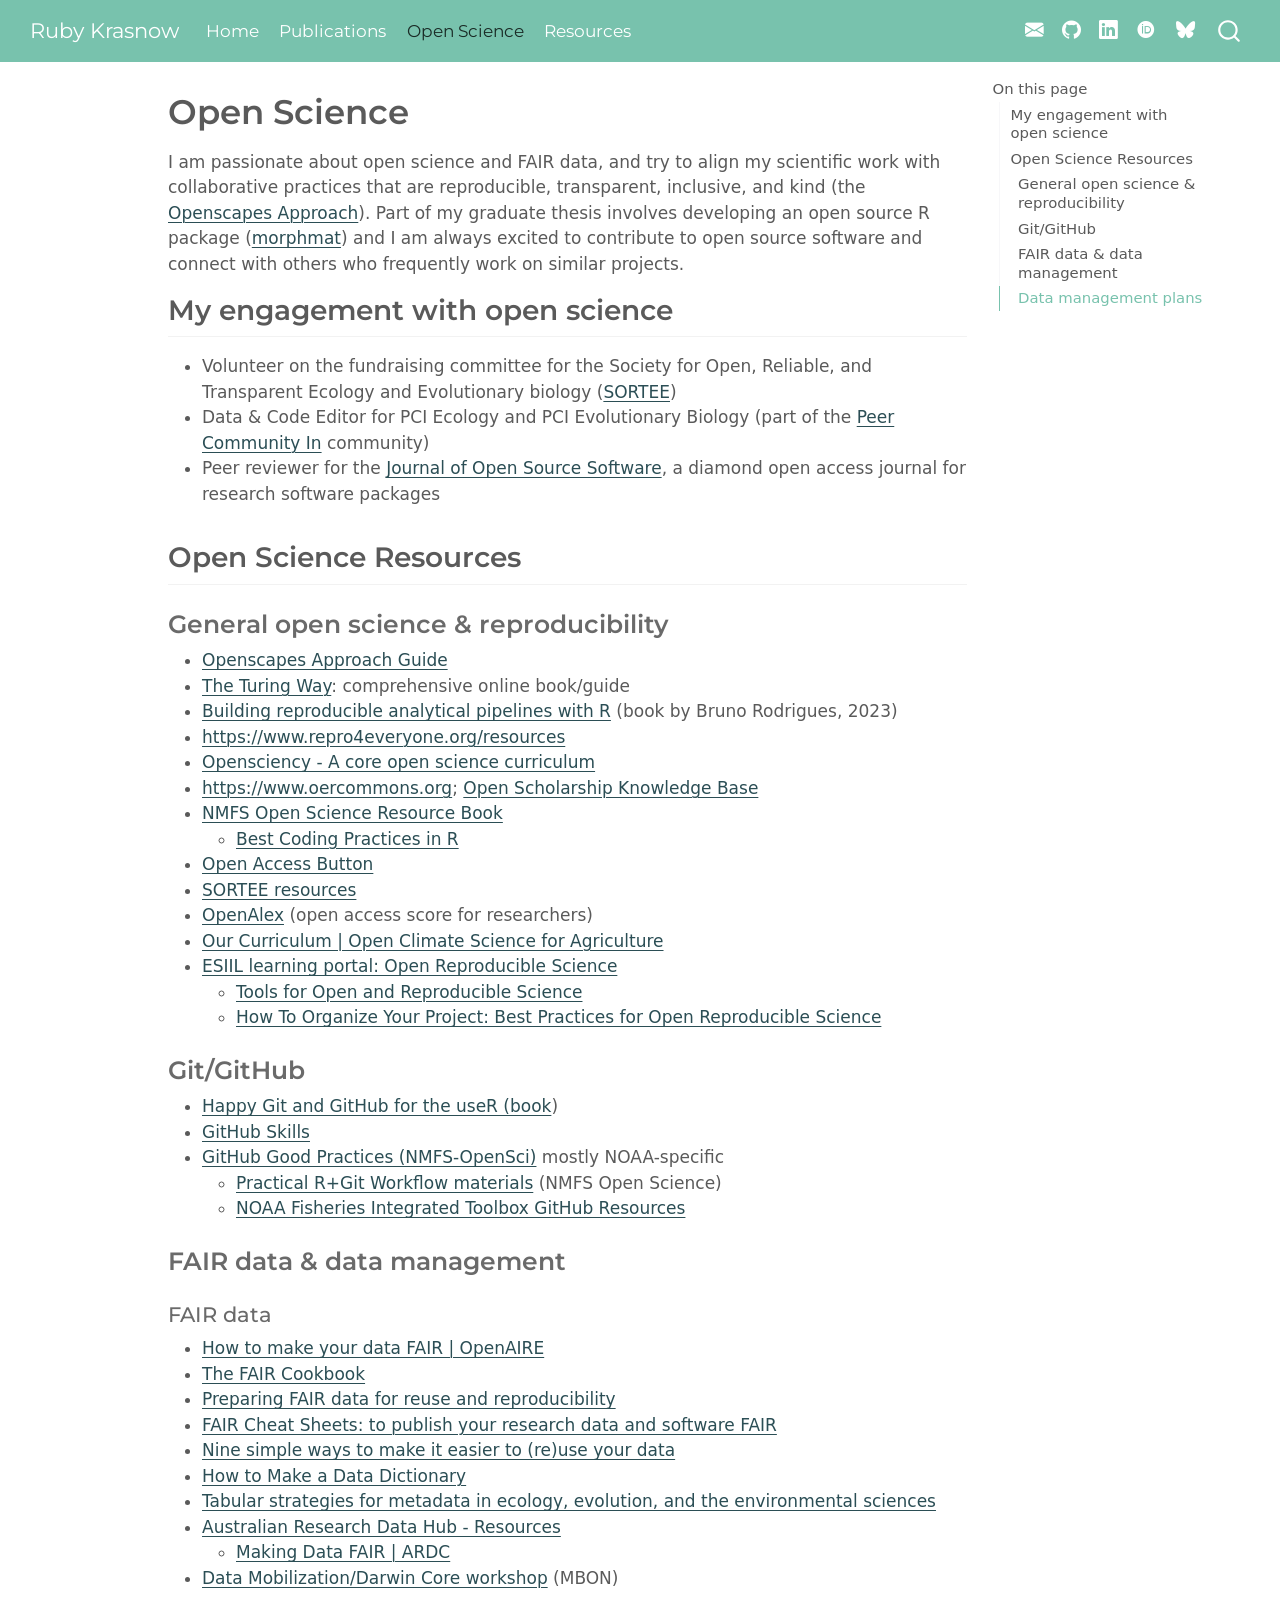
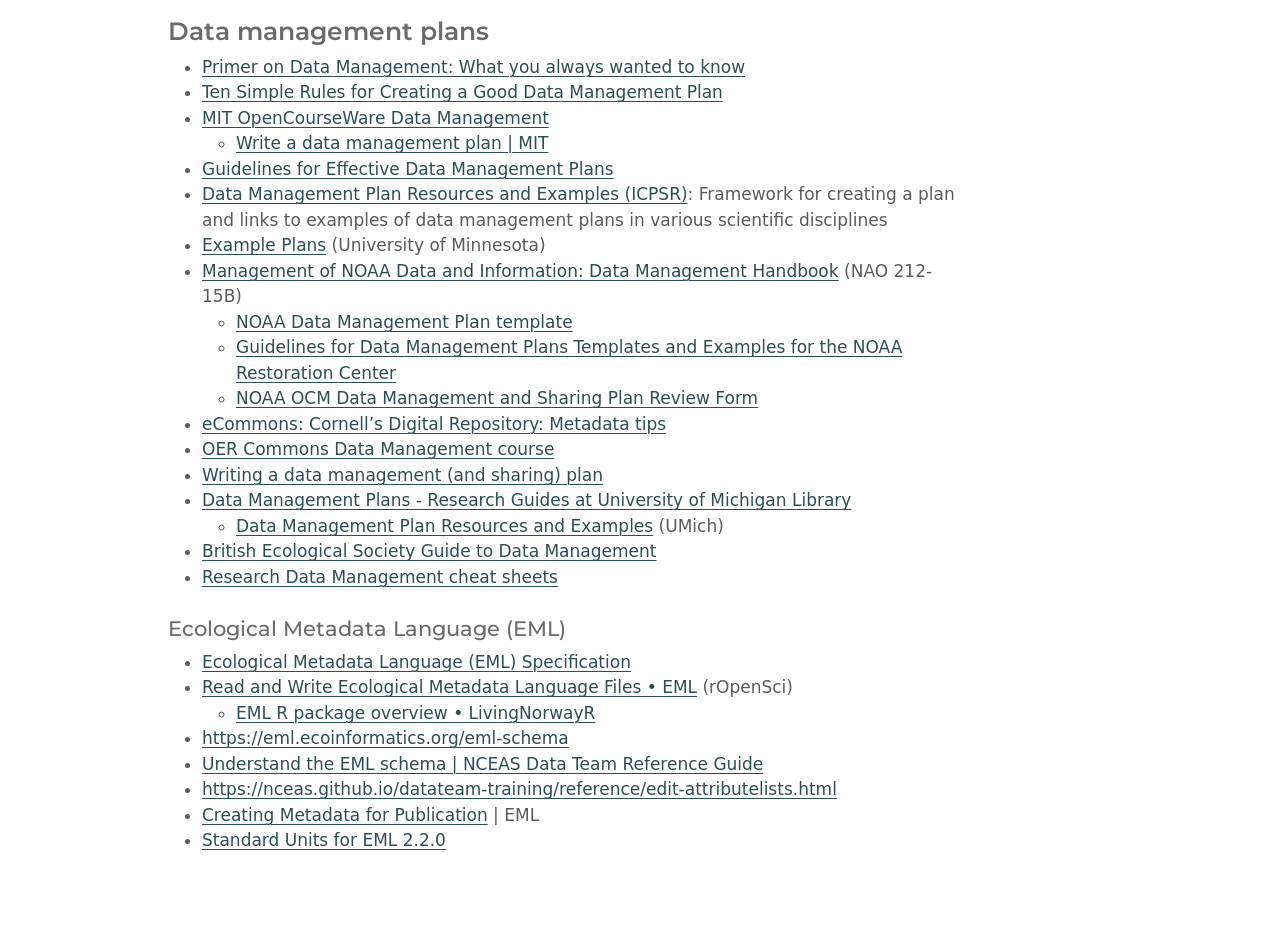
<file: open_science.html>
<!DOCTYPE html>
<html xmlns="http://www.w3.org/1999/xhtml" lang="en" xml:lang="en"><head>

<meta charset="utf-8">
<meta name="generator" content="quarto-1.6.39">

<meta name="viewport" content="width=device-width, initial-scale=1.0, user-scalable=yes">


<title>Open Science – Ruby Krasnow</title>
<style>
code{white-space: pre-wrap;}
span.smallcaps{font-variant: small-caps;}
div.columns{display: flex; gap: min(4vw, 1.5em);}
div.column{flex: auto; overflow-x: auto;}
div.hanging-indent{margin-left: 1.5em; text-indent: -1.5em;}
ul.task-list{list-style: none;}
ul.task-list li input[type="checkbox"] {
  width: 0.8em;
  margin: 0 0.8em 0.2em -1em; /* quarto-specific, see https://github.com/quarto-dev/quarto-cli/issues/4556 */ 
  vertical-align: middle;
}
</style>


<script src="site_libs/quarto-nav/quarto-nav.js"></script>
<script src="site_libs/quarto-nav/headroom.min.js"></script>
<script src="site_libs/clipboard/clipboard.min.js"></script>
<script src="site_libs/quarto-search/autocomplete.umd.js"></script>
<script src="site_libs/quarto-search/fuse.min.js"></script>
<script src="site_libs/quarto-search/quarto-search.js"></script>
<meta name="quarto:offset" content="./">
<script src="site_libs/quarto-html/quarto.js"></script>
<script src="site_libs/quarto-html/popper.min.js"></script>
<script src="site_libs/quarto-html/tippy.umd.min.js"></script>
<script src="site_libs/quarto-html/anchor.min.js"></script>
<link href="site_libs/quarto-html/tippy.css" rel="stylesheet">
<link href="site_libs/quarto-html/quarto-syntax-highlighting-e26003cea8cd680ca0c55a263523d882.css" rel="stylesheet" id="quarto-text-highlighting-styles">
<script src="site_libs/bootstrap/bootstrap.min.js"></script>
<link href="site_libs/bootstrap/bootstrap-icons.css" rel="stylesheet">
<link href="site_libs/bootstrap/bootstrap-4a6be9f89ac42a5aba41093fbc72e1be.min.css" rel="stylesheet" append-hash="true" id="quarto-bootstrap" data-mode="light">
<link href="site_libs/quarto-contrib/fontawesome6-1.2.0/all.min.css" rel="stylesheet">
<link href="site_libs/quarto-contrib/fontawesome6-1.2.0/latex-fontsize.css" rel="stylesheet">
<script id="quarto-search-options" type="application/json">{
  "location": "navbar",
  "copy-button": false,
  "collapse-after": 3,
  "panel-placement": "end",
  "type": "overlay",
  "limit": 50,
  "keyboard-shortcut": [
    "f",
    "/",
    "s"
  ],
  "show-item-context": false,
  "language": {
    "search-no-results-text": "No results",
    "search-matching-documents-text": "matching documents",
    "search-copy-link-title": "Copy link to search",
    "search-hide-matches-text": "Hide additional matches",
    "search-more-match-text": "more match in this document",
    "search-more-matches-text": "more matches in this document",
    "search-clear-button-title": "Clear",
    "search-text-placeholder": "",
    "search-detached-cancel-button-title": "Cancel",
    "search-submit-button-title": "Submit",
    "search-label": "Search"
  }
}</script>


<link rel="stylesheet" href="styles.css">
</head>

<body class="nav-fixed">

<div id="quarto-search-results"></div>
  <header id="quarto-header" class="headroom fixed-top">
    <nav class="navbar navbar-expand-lg " data-bs-theme="dark">
      <div class="navbar-container container-fluid">
      <div class="navbar-brand-container mx-auto">
    <a class="navbar-brand" href="./index.html">
    <span class="navbar-title">Ruby Krasnow</span>
    </a>
  </div>
            <div id="quarto-search" class="" title="Search"></div>
          <button class="navbar-toggler" type="button" data-bs-toggle="collapse" data-bs-target="#navbarCollapse" aria-controls="navbarCollapse" role="menu" aria-expanded="false" aria-label="Toggle navigation" onclick="if (window.quartoToggleHeadroom) { window.quartoToggleHeadroom(); }">
  <span class="navbar-toggler-icon"></span>
</button>
          <div class="collapse navbar-collapse" id="navbarCollapse">
            <ul class="navbar-nav navbar-nav-scroll me-auto">
  <li class="nav-item">
    <a class="nav-link" href="./index.html"> 
<span class="menu-text">Home</span></a>
  </li>  
  <li class="nav-item">
    <a class="nav-link" href="./pubs.html"> 
<span class="menu-text">Publications</span></a>
  </li>  
  <li class="nav-item">
    <a class="nav-link active" href="./open_science.html" aria-current="page"> 
<span class="menu-text">Open Science</span></a>
  </li>  
  <li class="nav-item">
    <a class="nav-link" href="./resources.html"> 
<span class="menu-text">Resources</span></a>
  </li>  
</ul>
            <ul class="navbar-nav navbar-nav-scroll ms-auto">
  <li class="nav-item compact">
    <a class="nav-link" href="mailto:rubykrasnow@gmail.com"> <i class="bi bi-envelope-fill" role="img">
</i> 
<span class="menu-text"></span></a>
  </li>  
  <li class="nav-item compact">
    <a class="nav-link" href="https://github.com/rmk118"> <i class="bi bi-github" role="img">
</i> 
<span class="menu-text"></span></a>
  </li>  
  <li class="nav-item compact">
    <a class="nav-link" href="https://www.linkedin.com/in/ruby-krasnow/"> <i class="bi bi-linkedin" role="img">
</i> 
<span class="menu-text"></span></a>
  </li>  
  <li class="nav-item">
    <a class="nav-link" href="https://orcid.org/0009-0007-0531-8420"> 
<span class="menu-text"><i class="fa-brands fa-orcid" aria-label="orcid"></i></span></a>
  </li>  
  <li class="nav-item">
    <a class="nav-link" href="https://bsky.app/profile/rubyk.bsky.social"> 
<span class="menu-text"><i class="fa-brands fa-bluesky" aria-label="bluesky"></i></span></a>
  </li>  
</ul>
          </div> <!-- /navcollapse -->
            <div class="quarto-navbar-tools">
</div>
      </div> <!-- /container-fluid -->
    </nav>
</header>
<!-- content -->
<div id="quarto-content" class="quarto-container page-columns page-rows-contents page-layout-article page-navbar">
<!-- sidebar -->
<!-- margin-sidebar -->
    <div id="quarto-margin-sidebar" class="sidebar margin-sidebar">
        <nav id="TOC" role="doc-toc" class="toc-active">
    <h2 id="toc-title">On this page</h2>
   
  <ul>
  <li><a href="#my-engagement-with-open-science" id="toc-my-engagement-with-open-science" class="nav-link active" data-scroll-target="#my-engagement-with-open-science">My engagement with open science</a></li>
  <li><a href="#open-science-resources" id="toc-open-science-resources" class="nav-link" data-scroll-target="#open-science-resources">Open Science Resources</a>
  <ul class="collapse">
  <li><a href="#general-open-science-reproducibility" id="toc-general-open-science-reproducibility" class="nav-link" data-scroll-target="#general-open-science-reproducibility">General open science &amp; reproducibility</a></li>
  <li><a href="#gitgithub" id="toc-gitgithub" class="nav-link" data-scroll-target="#gitgithub">Git/GitHub</a></li>
  <li><a href="#fair-data-data-management" id="toc-fair-data-data-management" class="nav-link" data-scroll-target="#fair-data-data-management">FAIR data &amp; data management</a></li>
  <li><a href="#data-management-plans" id="toc-data-management-plans" class="nav-link" data-scroll-target="#data-management-plans">Data management plans</a></li>
  </ul></li>
  </ul>
</nav>
    </div>
<!-- main -->
<main class="content" id="quarto-document-content">

<header id="title-block-header" class="quarto-title-block default">
<div class="quarto-title">
<h1 class="title">Open Science</h1>
</div>



<div class="quarto-title-meta">

    
  
    
  </div>
  


</header>


<p>I am passionate about open science and FAIR data, and try to align my scientific work with collaborative practices that are reproducible, transparent, inclusive, and kind (the <a href="https://openscapes.github.io/approach-guide/">Openscapes Approach</a>). Part of my graduate thesis involves developing an open source R package (<a href="https://github.com/rmk118/morphmat">morphmat</a>) and I am always excited to contribute to open source software and connect with others who frequently work on similar projects.</p>
<section id="my-engagement-with-open-science" class="level2">
<h2 class="anchored" data-anchor-id="my-engagement-with-open-science">My engagement with open science</h2>
<ul>
<li>Volunteer on the fundraising committee for the Society for Open, Reliable, and Transparent Ecology and Evolutionary biology (<a href="https://www.sortee.org/">SORTEE</a>)</li>
<li>Data &amp; Code Editor for PCI Ecology and PCI Evolutionary Biology (part of the <a href="https://peercommunityin.org/">Peer Community In</a> community)</li>
<li>Peer reviewer for the <a href="https://joss.theoj.org/">Journal of Open Source Software</a>, a diamond open access journal for research software packages</li>
</ul>
</section>
<section id="open-science-resources" class="level2">
<h2 class="anchored" data-anchor-id="open-science-resources">Open Science Resources</h2>
<section id="general-open-science-reproducibility" class="level3">
<h3 class="anchored" data-anchor-id="general-open-science-reproducibility">General open science &amp; reproducibility</h3>
<ul>
<li><a href="https://openscapes.github.io/approach-guide/">Openscapes Approach Guide</a>&nbsp;</li>
<li><a href="https://book.the-turing-way.org/">The Turing Way</a>: comprehensive online book/guide</li>
<li><a href="https://raps-with-r.dev/">Building reproducible analytical pipelines with R</a> (book by Bruno Rodrigues, 2023)</li>
<li><a href="https://www.repro4everyone.org/resources" class="uri">https://www.repro4everyone.org/resources</a>&nbsp;</li>
<li><a href="https://opensciency.github.io/sprint-content/">Opensciency - A core open science curriculum</a></li>
<li><a href="https://www.oercommons.org" class="uri">https://www.oercommons.org</a>; <a href="https://www.oercommons.org/hubs/OSKB">Open Scholarship Knowledge Base</a></li>
<li><a href="https://github.com/nmfs-opensci/ResourceBook">NMFS Open Science Resource Book</a>
<ul>
<li><a href="https://nmfs-opensci.github.io/ResourceBook/content/best_practices_coding/best_practices_r.html">Best Coding Practices in R</a></li>
</ul></li>
<li><a href="https://openaccessbutton.org/">Open Access Button</a></li>
<li><a href="https://www.sortee.org/other_resources/">SORTEE resources</a></li>
<li><a href="https://openalex.org/">OpenAlex</a> (open access score for researchers)</li>
<li><a href="https://openclimatescience.github.io/curriculum">Our Curriculum | Open Climate Science for Agriculture</a>&nbsp;</li>
<li><a href="https://cu-esiil-edu.github.io/esiil-learning-portal/shortcourse/pages/01-reproducible-science-tools/open-reproducible-science/01-intro.html">ESIIL learning portal: Open Reproducible Science</a>&nbsp;
<ul>
<li><a href="https://cu-esiil.github.io/pre-innovation-summit-training/3_Tools_for_reproducible_and_open_science/openscience/">Tools for Open and Reproducible Science</a>&nbsp;</li>
<li><a href="https://cu-esiil-edu.github.io/esiil-learning-portal/stars/pages/01-reproducible-science-tools/open-reproducible-science/03-best-practices.html">How To Organize Your Project: Best Practices for Open Reproducible Science</a></li>
</ul></li>
</ul>
</section>
<section id="gitgithub" class="level3">
<h3 class="anchored" data-anchor-id="gitgithub">Git/GitHub</h3>
<ul>
<li>​​<a href="https://happygitwithr.com/">Happy Git and GitHub for the useR (book</a>)&nbsp;</li>
<li><a href="https://skills.github.com/">GitHub Skills</a>&nbsp;</li>
<li><a href="https://nmfs-opensci.github.io/GitHub-Guide/">GitHub Good Practices (NMFS-OpenSci)</a> mostly NOAA-specific
<ul>
<li><a href="https://rverse-tutorials.github.io/RWorkflow-NWFSC-2022/">Practical R+Git Workflow materials</a> (NMFS Open Science)</li>
<li><a href="https://noaa-fisheries-integrated-toolbox.github.io/resources/tags/#github">NOAA Fisheries Integrated Toolbox GitHub Resources</a></li>
</ul></li>
</ul>
</section>
<section id="fair-data-data-management" class="level3">
<h3 class="anchored" data-anchor-id="fair-data-data-management">FAIR data &amp; data management</h3>
<section id="fair-data" class="level4">
<h4 class="anchored" data-anchor-id="fair-data">FAIR data</h4>
<ul>
<li><a href="https://www.openaire.eu/how-to-make-your-data-fair">How to make your data FAIR | OpenAIRE</a>&nbsp;</li>
<li><a href="https://faircookbook.elixir-europe.org/content/home.html">The FAIR Cookbook</a></li>
<li><a href="https://data.research.cornell.edu/data-management/sharing/fair/">Preparing FAIR data for reuse and reproducibility</a>&nbsp;</li>
<li><a href="https://www.uu.nl/en/research/research-data-management/tools/fair-cheatsheets-to-publish-your-research-data-and-software-fair">FAIR Cheat Sheets: to publish your research data and software FAIR</a></li>
<li><a href="https://ojs.library.queensu.ca/index.php/IEE/article/view/4608">Nine simple ways to make it easier to (re)use your data</a></li>
<li><a href="https://help.osf.io/article/217-how-to-make-a-data-dictionary">How to Make a Data Dictionary</a></li>
<li><a href="https://doi.org/10.1002/ece3.9245">Tabular strategies for metadata in ecology, evolution, and the environmental sciences</a></li>
<li><a href="https://ardc.edu.au/resource-hub/">Australian Research Data Hub - Resources</a>
<ul>
<li><a href="https://ardc.edu.au/resource-hub/making-data-fair/">Making Data FAIR | ARDC</a>&nbsp;</li>
</ul></li>
<li><a href="https://ioos.github.io/mbon_data_workshop_2025/index.html">Data Mobilization/Darwin Core workshop</a> (MBON)</li>
</ul>
</section>
</section>
<section id="data-management-plans" class="level3">
<h3 class="anchored" data-anchor-id="data-management-plans">Data management plans</h3>
<ul>
<li><a href="https://doi.org/10.5060/D2251G48">Primer on Data Management: What you always wanted to know</a>&nbsp;</li>
<li><a href="https://doi.org/10.1371/journal.pcbi.1004525">Ten Simple Rules for Creating a Good Data Management Plan</a></li>
<li><a href="https://ocw.mit.edu/courses/res-str-002-data-management-spring-2016/">MIT OpenCourseWare Data Management</a>
<ul>
<li><a href="https://libraries.mit.edu/data-management/plan/write/">Write a data management plan | MIT</a>&nbsp;</li>
</ul></li>
<li><a href="http://www.icpsr.umich.edu/icpsrweb/content/datamanagement/dmp/index.html">Guidelines for Effective Data Management Plans</a></li>
<li><a href="http://www.icpsr.umich.edu/icpsrweb/content/datamanagement/dmp/resources.html">Data Management Plan Resources and Examples (ICPSR)</a>: Framework for creating a plan and links to examples of data management plans in various scientific disciplines</li>
<li><a href="https://www.lib.umn.edu/datamanagement/dmp-examples-umn-researchers">Example Plans</a> (University of Minnesota)</li>
<li><a href="https://nosc.noaa.gov/EDMC/data-management-handbook.php">Management of NOAA Data and Information: Data Management Handbook</a> (NAO 212-15B)
<ul>
<li><a href="https://www.fisheries.noaa.gov/inportserve/waf/noaa/nos/co-ops/dmp/pdf/69283.pdf">NOAA Data Management Plan template</a></li>
<li><a href="https://www.michiganseagrant.org/wp-content/uploads/2023/12/Data-Management-Plan.pdf">Guidelines for Data Management Plans Templates and Examples for the NOAA Restoration Center</a>&nbsp;</li>
<li><a href="https://doa.wi.gov/DIR/Coastal_NOAA-Data-Management-Form.pdf">NOAA OCM Data Management and Sharing Plan Review Form</a>&nbsp;</li>
</ul></li>
<li><a href="https://guides.library.cornell.edu/ecommons/metadata">eCommons: Cornell’s Digital Repository: Metadata tips</a>&nbsp;</li>
<li><a href="https://oercommons.org/courses/data-management">OER Commons Data Management course</a>&nbsp;</li>
<li><a href="https://data.research.cornell.edu/data-management/planning/data-management-plan/">Writing a data management (and sharing) plan</a>&nbsp;</li>
<li><a href="https://guides.lib.umich.edu/engin-dmp">Data Management Plans - Research Guides at University of Michigan Library</a>&nbsp;
<ul>
<li><a href="https://www.icpsr.umich.edu/web/pages/datamanagement/dmp/resources.html">Data Management Plan Resources and Examples</a> (UMich)&nbsp;</li>
</ul></li>
<li><a href="https://www.britishecologicalsociety.org/wp-content/uploads/2019/06/BES-Guide-Data-Management-2019.pdf">British Ecological Society Guide to Data Management</a>&nbsp;</li>
<li><a href="https://researchdata.unibas.ch/fileadmin/user_upload/researchdata/FastGuide_v1_print_1_.pdf">Research Data Management cheat sheets</a>&nbsp;</li>
</ul>
<section id="ecological-metadata-language-eml" class="level4">
<h4 class="anchored" data-anchor-id="ecological-metadata-language-eml">Ecological Metadata Language (EML)</h4>
<ul>
<li><a href="https://sbclter.msi.ucsb.edu/external/InformationManagement/EML_211_schema/docs/eml-2.1.1/index.html">Ecological Metadata Language (EML) Specification</a>&nbsp;</li>
<li><a href="https://docs.ropensci.org/EML/index.html">Read and Write Ecological Metadata Language Files • EML</a> (rOpenSci)
<ul>
<li><a href="https://livingnorway.github.io/LivingNorwayR/articles/EML_R_packages_overview.html">EML R package overview • LivingNorwayR</a>&nbsp;</li>
</ul></li>
<li><a href="https://eml.ecoinformatics.org/eml-schema" class="uri">https://eml.ecoinformatics.org/eml-schema</a>&nbsp;</li>
<li><a href="https://nceas.github.io/datateam-training/reference/understand-the-eml-schema.html">Understand the EML schema | NCEAS Data Team Reference Guide</a>&nbsp;</li>
<li><a href="https://nceas.github.io/datateam-training/reference/edit-attributelists.html" class="uri">https://nceas.github.io/datateam-training/reference/edit-attributelists.html</a>&nbsp;</li>
<li><a href="https://edirepository.org/resources/creating-metadata-for-publication#the-ecological-metadata-language-eml">Creating Metadata for Publication</a> | EML&nbsp;</li>
<li><a href="https://sbclter.msi.ucsb.edu/external/InformationManagement/EDI/units/EML_units_preferred.html">Standard Units for EML 2.2.0</a></li>
</ul>


</section>
</section>
</section>

</main> <!-- /main -->
<script id="quarto-html-after-body" type="application/javascript">
window.document.addEventListener("DOMContentLoaded", function (event) {
  const toggleBodyColorMode = (bsSheetEl) => {
    const mode = bsSheetEl.getAttribute("data-mode");
    const bodyEl = window.document.querySelector("body");
    if (mode === "dark") {
      bodyEl.classList.add("quarto-dark");
      bodyEl.classList.remove("quarto-light");
    } else {
      bodyEl.classList.add("quarto-light");
      bodyEl.classList.remove("quarto-dark");
    }
  }
  const toggleBodyColorPrimary = () => {
    const bsSheetEl = window.document.querySelector("link#quarto-bootstrap");
    if (bsSheetEl) {
      toggleBodyColorMode(bsSheetEl);
    }
  }
  toggleBodyColorPrimary();  
  const icon = "";
  const anchorJS = new window.AnchorJS();
  anchorJS.options = {
    placement: 'right',
    icon: icon
  };
  anchorJS.add('.anchored');
  const isCodeAnnotation = (el) => {
    for (const clz of el.classList) {
      if (clz.startsWith('code-annotation-')) {                     
        return true;
      }
    }
    return false;
  }
  const onCopySuccess = function(e) {
    // button target
    const button = e.trigger;
    // don't keep focus
    button.blur();
    // flash "checked"
    button.classList.add('code-copy-button-checked');
    var currentTitle = button.getAttribute("title");
    button.setAttribute("title", "Copied!");
    let tooltip;
    if (window.bootstrap) {
      button.setAttribute("data-bs-toggle", "tooltip");
      button.setAttribute("data-bs-placement", "left");
      button.setAttribute("data-bs-title", "Copied!");
      tooltip = new bootstrap.Tooltip(button, 
        { trigger: "manual", 
          customClass: "code-copy-button-tooltip",
          offset: [0, -8]});
      tooltip.show();    
    }
    setTimeout(function() {
      if (tooltip) {
        tooltip.hide();
        button.removeAttribute("data-bs-title");
        button.removeAttribute("data-bs-toggle");
        button.removeAttribute("data-bs-placement");
      }
      button.setAttribute("title", currentTitle);
      button.classList.remove('code-copy-button-checked');
    }, 1000);
    // clear code selection
    e.clearSelection();
  }
  const getTextToCopy = function(trigger) {
      const codeEl = trigger.previousElementSibling.cloneNode(true);
      for (const childEl of codeEl.children) {
        if (isCodeAnnotation(childEl)) {
          childEl.remove();
        }
      }
      return codeEl.innerText;
  }
  const clipboard = new window.ClipboardJS('.code-copy-button:not([data-in-quarto-modal])', {
    text: getTextToCopy
  });
  clipboard.on('success', onCopySuccess);
  if (window.document.getElementById('quarto-embedded-source-code-modal')) {
    const clipboardModal = new window.ClipboardJS('.code-copy-button[data-in-quarto-modal]', {
      text: getTextToCopy,
      container: window.document.getElementById('quarto-embedded-source-code-modal')
    });
    clipboardModal.on('success', onCopySuccess);
  }
    var localhostRegex = new RegExp(/^(?:http|https):\/\/localhost\:?[0-9]*\//);
    var mailtoRegex = new RegExp(/^mailto:/);
      var filterRegex = new RegExp("https:\/\/rmk118\.github\.io\/");
    var isInternal = (href) => {
        return filterRegex.test(href) || localhostRegex.test(href) || mailtoRegex.test(href);
    }
    // Inspect non-navigation links and adorn them if external
 	var links = window.document.querySelectorAll('a[href]:not(.nav-link):not(.navbar-brand):not(.toc-action):not(.sidebar-link):not(.sidebar-item-toggle):not(.pagination-link):not(.no-external):not([aria-hidden]):not(.dropdown-item):not(.quarto-navigation-tool):not(.about-link)');
    for (var i=0; i<links.length; i++) {
      const link = links[i];
      if (!isInternal(link.href)) {
        // undo the damage that might have been done by quarto-nav.js in the case of
        // links that we want to consider external
        if (link.dataset.originalHref !== undefined) {
          link.href = link.dataset.originalHref;
        }
          // target, if specified
          link.setAttribute("target", "_blank");
          if (link.getAttribute("rel") === null) {
            link.setAttribute("rel", "noopener");
          }
      }
    }
  function tippyHover(el, contentFn, onTriggerFn, onUntriggerFn) {
    const config = {
      allowHTML: true,
      maxWidth: 500,
      delay: 100,
      arrow: false,
      appendTo: function(el) {
          return el.parentElement;
      },
      interactive: true,
      interactiveBorder: 10,
      theme: 'quarto',
      placement: 'bottom-start',
    };
    if (contentFn) {
      config.content = contentFn;
    }
    if (onTriggerFn) {
      config.onTrigger = onTriggerFn;
    }
    if (onUntriggerFn) {
      config.onUntrigger = onUntriggerFn;
    }
    window.tippy(el, config); 
  }
  const noterefs = window.document.querySelectorAll('a[role="doc-noteref"]');
  for (var i=0; i<noterefs.length; i++) {
    const ref = noterefs[i];
    tippyHover(ref, function() {
      // use id or data attribute instead here
      let href = ref.getAttribute('data-footnote-href') || ref.getAttribute('href');
      try { href = new URL(href).hash; } catch {}
      const id = href.replace(/^#\/?/, "");
      const note = window.document.getElementById(id);
      if (note) {
        return note.innerHTML;
      } else {
        return "";
      }
    });
  }
  const xrefs = window.document.querySelectorAll('a.quarto-xref');
  const processXRef = (id, note) => {
    // Strip column container classes
    const stripColumnClz = (el) => {
      el.classList.remove("page-full", "page-columns");
      if (el.children) {
        for (const child of el.children) {
          stripColumnClz(child);
        }
      }
    }
    stripColumnClz(note)
    if (id === null || id.startsWith('sec-')) {
      // Special case sections, only their first couple elements
      const container = document.createElement("div");
      if (note.children && note.children.length > 2) {
        container.appendChild(note.children[0].cloneNode(true));
        for (let i = 1; i < note.children.length; i++) {
          const child = note.children[i];
          if (child.tagName === "P" && child.innerText === "") {
            continue;
          } else {
            container.appendChild(child.cloneNode(true));
            break;
          }
        }
        if (window.Quarto?.typesetMath) {
          window.Quarto.typesetMath(container);
        }
        return container.innerHTML
      } else {
        if (window.Quarto?.typesetMath) {
          window.Quarto.typesetMath(note);
        }
        return note.innerHTML;
      }
    } else {
      // Remove any anchor links if they are present
      const anchorLink = note.querySelector('a.anchorjs-link');
      if (anchorLink) {
        anchorLink.remove();
      }
      if (window.Quarto?.typesetMath) {
        window.Quarto.typesetMath(note);
      }
      if (note.classList.contains("callout")) {
        return note.outerHTML;
      } else {
        return note.innerHTML;
      }
    }
  }
  for (var i=0; i<xrefs.length; i++) {
    const xref = xrefs[i];
    tippyHover(xref, undefined, function(instance) {
      instance.disable();
      let url = xref.getAttribute('href');
      let hash = undefined; 
      if (url.startsWith('#')) {
        hash = url;
      } else {
        try { hash = new URL(url).hash; } catch {}
      }
      if (hash) {
        const id = hash.replace(/^#\/?/, "");
        const note = window.document.getElementById(id);
        if (note !== null) {
          try {
            const html = processXRef(id, note.cloneNode(true));
            instance.setContent(html);
          } finally {
            instance.enable();
            instance.show();
          }
        } else {
          // See if we can fetch this
          fetch(url.split('#')[0])
          .then(res => res.text())
          .then(html => {
            const parser = new DOMParser();
            const htmlDoc = parser.parseFromString(html, "text/html");
            const note = htmlDoc.getElementById(id);
            if (note !== null) {
              const html = processXRef(id, note);
              instance.setContent(html);
            } 
          }).finally(() => {
            instance.enable();
            instance.show();
          });
        }
      } else {
        // See if we can fetch a full url (with no hash to target)
        // This is a special case and we should probably do some content thinning / targeting
        fetch(url)
        .then(res => res.text())
        .then(html => {
          const parser = new DOMParser();
          const htmlDoc = parser.parseFromString(html, "text/html");
          const note = htmlDoc.querySelector('main.content');
          if (note !== null) {
            // This should only happen for chapter cross references
            // (since there is no id in the URL)
            // remove the first header
            if (note.children.length > 0 && note.children[0].tagName === "HEADER") {
              note.children[0].remove();
            }
            const html = processXRef(null, note);
            instance.setContent(html);
          } 
        }).finally(() => {
          instance.enable();
          instance.show();
        });
      }
    }, function(instance) {
    });
  }
      let selectedAnnoteEl;
      const selectorForAnnotation = ( cell, annotation) => {
        let cellAttr = 'data-code-cell="' + cell + '"';
        let lineAttr = 'data-code-annotation="' +  annotation + '"';
        const selector = 'span[' + cellAttr + '][' + lineAttr + ']';
        return selector;
      }
      const selectCodeLines = (annoteEl) => {
        const doc = window.document;
        const targetCell = annoteEl.getAttribute("data-target-cell");
        const targetAnnotation = annoteEl.getAttribute("data-target-annotation");
        const annoteSpan = window.document.querySelector(selectorForAnnotation(targetCell, targetAnnotation));
        const lines = annoteSpan.getAttribute("data-code-lines").split(",");
        const lineIds = lines.map((line) => {
          return targetCell + "-" + line;
        })
        let top = null;
        let height = null;
        let parent = null;
        if (lineIds.length > 0) {
            //compute the position of the single el (top and bottom and make a div)
            const el = window.document.getElementById(lineIds[0]);
            top = el.offsetTop;
            height = el.offsetHeight;
            parent = el.parentElement.parentElement;
          if (lineIds.length > 1) {
            const lastEl = window.document.getElementById(lineIds[lineIds.length - 1]);
            const bottom = lastEl.offsetTop + lastEl.offsetHeight;
            height = bottom - top;
          }
          if (top !== null && height !== null && parent !== null) {
            // cook up a div (if necessary) and position it 
            let div = window.document.getElementById("code-annotation-line-highlight");
            if (div === null) {
              div = window.document.createElement("div");
              div.setAttribute("id", "code-annotation-line-highlight");
              div.style.position = 'absolute';
              parent.appendChild(div);
            }
            div.style.top = top - 2 + "px";
            div.style.height = height + 4 + "px";
            div.style.left = 0;
            let gutterDiv = window.document.getElementById("code-annotation-line-highlight-gutter");
            if (gutterDiv === null) {
              gutterDiv = window.document.createElement("div");
              gutterDiv.setAttribute("id", "code-annotation-line-highlight-gutter");
              gutterDiv.style.position = 'absolute';
              const codeCell = window.document.getElementById(targetCell);
              const gutter = codeCell.querySelector('.code-annotation-gutter');
              gutter.appendChild(gutterDiv);
            }
            gutterDiv.style.top = top - 2 + "px";
            gutterDiv.style.height = height + 4 + "px";
          }
          selectedAnnoteEl = annoteEl;
        }
      };
      const unselectCodeLines = () => {
        const elementsIds = ["code-annotation-line-highlight", "code-annotation-line-highlight-gutter"];
        elementsIds.forEach((elId) => {
          const div = window.document.getElementById(elId);
          if (div) {
            div.remove();
          }
        });
        selectedAnnoteEl = undefined;
      };
        // Handle positioning of the toggle
    window.addEventListener(
      "resize",
      throttle(() => {
        elRect = undefined;
        if (selectedAnnoteEl) {
          selectCodeLines(selectedAnnoteEl);
        }
      }, 10)
    );
    function throttle(fn, ms) {
    let throttle = false;
    let timer;
      return (...args) => {
        if(!throttle) { // first call gets through
            fn.apply(this, args);
            throttle = true;
        } else { // all the others get throttled
            if(timer) clearTimeout(timer); // cancel #2
            timer = setTimeout(() => {
              fn.apply(this, args);
              timer = throttle = false;
            }, ms);
        }
      };
    }
      // Attach click handler to the DT
      const annoteDls = window.document.querySelectorAll('dt[data-target-cell]');
      for (const annoteDlNode of annoteDls) {
        annoteDlNode.addEventListener('click', (event) => {
          const clickedEl = event.target;
          if (clickedEl !== selectedAnnoteEl) {
            unselectCodeLines();
            const activeEl = window.document.querySelector('dt[data-target-cell].code-annotation-active');
            if (activeEl) {
              activeEl.classList.remove('code-annotation-active');
            }
            selectCodeLines(clickedEl);
            clickedEl.classList.add('code-annotation-active');
          } else {
            // Unselect the line
            unselectCodeLines();
            clickedEl.classList.remove('code-annotation-active');
          }
        });
      }
  const findCites = (el) => {
    const parentEl = el.parentElement;
    if (parentEl) {
      const cites = parentEl.dataset.cites;
      if (cites) {
        return {
          el,
          cites: cites.split(' ')
        };
      } else {
        return findCites(el.parentElement)
      }
    } else {
      return undefined;
    }
  };
  var bibliorefs = window.document.querySelectorAll('a[role="doc-biblioref"]');
  for (var i=0; i<bibliorefs.length; i++) {
    const ref = bibliorefs[i];
    const citeInfo = findCites(ref);
    if (citeInfo) {
      tippyHover(citeInfo.el, function() {
        var popup = window.document.createElement('div');
        citeInfo.cites.forEach(function(cite) {
          var citeDiv = window.document.createElement('div');
          citeDiv.classList.add('hanging-indent');
          citeDiv.classList.add('csl-entry');
          var biblioDiv = window.document.getElementById('ref-' + cite);
          if (biblioDiv) {
            citeDiv.innerHTML = biblioDiv.innerHTML;
          }
          popup.appendChild(citeDiv);
        });
        return popup.innerHTML;
      });
    }
  }
});
</script>
</div> <!-- /content -->




</body></html>
</file>
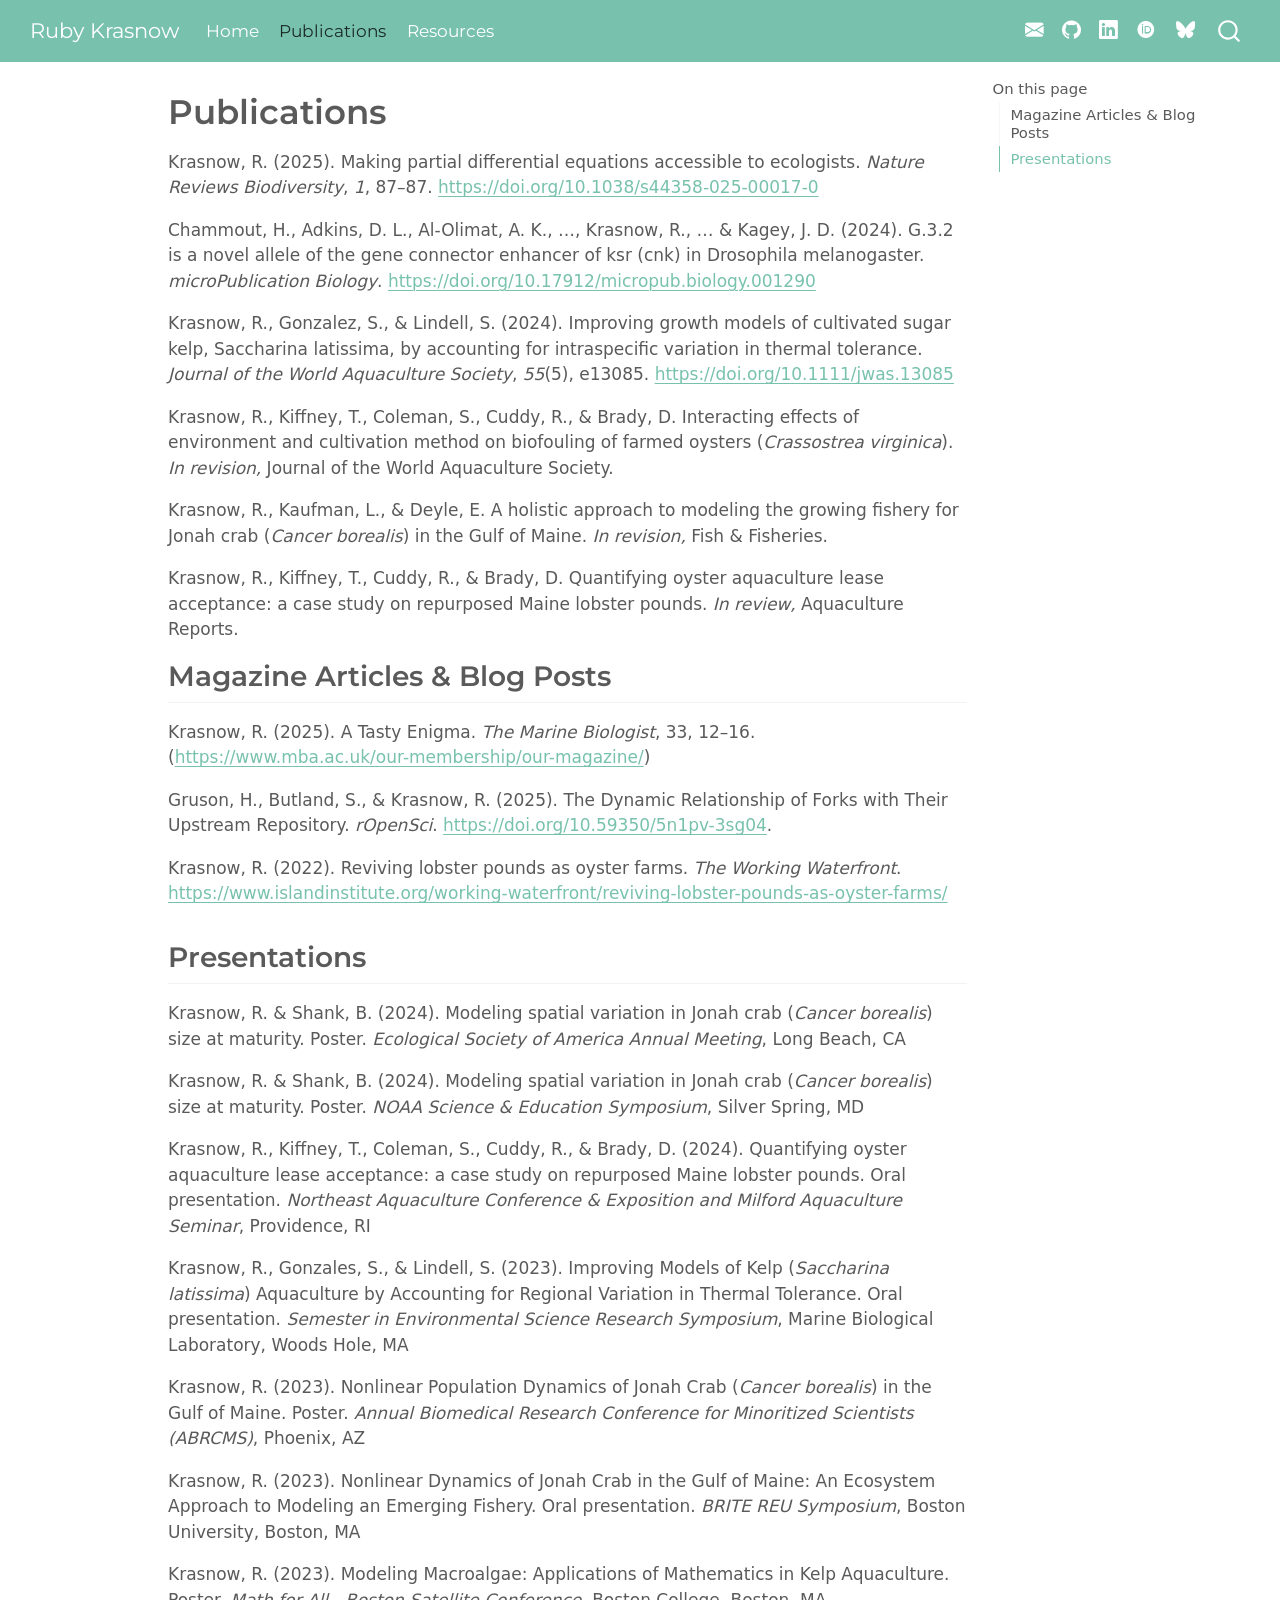
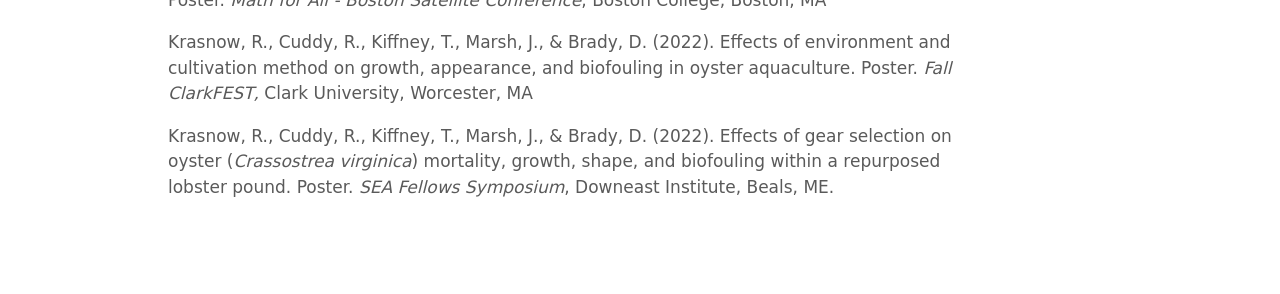
<file: pubs.html>
<!DOCTYPE html>
<html xmlns="http://www.w3.org/1999/xhtml" lang="en" xml:lang="en"><head>

<meta charset="utf-8">
<meta name="generator" content="quarto-1.6.39">

<meta name="viewport" content="width=device-width, initial-scale=1.0, user-scalable=yes">


<title>Publications – Ruby Krasnow</title>
<style>
code{white-space: pre-wrap;}
span.smallcaps{font-variant: small-caps;}
div.columns{display: flex; gap: min(4vw, 1.5em);}
div.column{flex: auto; overflow-x: auto;}
div.hanging-indent{margin-left: 1.5em; text-indent: -1.5em;}
ul.task-list{list-style: none;}
ul.task-list li input[type="checkbox"] {
  width: 0.8em;
  margin: 0 0.8em 0.2em -1em; /* quarto-specific, see https://github.com/quarto-dev/quarto-cli/issues/4556 */ 
  vertical-align: middle;
}
</style>


<script src="site_libs/quarto-nav/quarto-nav.js"></script>
<script src="site_libs/quarto-nav/headroom.min.js"></script>
<script src="site_libs/clipboard/clipboard.min.js"></script>
<script src="site_libs/quarto-search/autocomplete.umd.js"></script>
<script src="site_libs/quarto-search/fuse.min.js"></script>
<script src="site_libs/quarto-search/quarto-search.js"></script>
<meta name="quarto:offset" content="./">
<script src="site_libs/quarto-html/quarto.js"></script>
<script src="site_libs/quarto-html/popper.min.js"></script>
<script src="site_libs/quarto-html/tippy.umd.min.js"></script>
<script src="site_libs/quarto-html/anchor.min.js"></script>
<link href="site_libs/quarto-html/tippy.css" rel="stylesheet">
<link href="site_libs/quarto-html/quarto-syntax-highlighting-e26003cea8cd680ca0c55a263523d882.css" rel="stylesheet" id="quarto-text-highlighting-styles">
<script src="site_libs/bootstrap/bootstrap.min.js"></script>
<link href="site_libs/bootstrap/bootstrap-icons.css" rel="stylesheet">
<link href="site_libs/bootstrap/bootstrap-530bf8e59df25186f8bffdc63bad3503.min.css" rel="stylesheet" append-hash="true" id="quarto-bootstrap" data-mode="light">
<link href="site_libs/quarto-contrib/fontawesome6-1.2.0/all.min.css" rel="stylesheet">
<link href="site_libs/quarto-contrib/fontawesome6-1.2.0/latex-fontsize.css" rel="stylesheet">
<script id="quarto-search-options" type="application/json">{
  "location": "navbar",
  "copy-button": false,
  "collapse-after": 3,
  "panel-placement": "end",
  "type": "overlay",
  "limit": 50,
  "keyboard-shortcut": [
    "f",
    "/",
    "s"
  ],
  "show-item-context": false,
  "language": {
    "search-no-results-text": "No results",
    "search-matching-documents-text": "matching documents",
    "search-copy-link-title": "Copy link to search",
    "search-hide-matches-text": "Hide additional matches",
    "search-more-match-text": "more match in this document",
    "search-more-matches-text": "more matches in this document",
    "search-clear-button-title": "Clear",
    "search-text-placeholder": "",
    "search-detached-cancel-button-title": "Cancel",
    "search-submit-button-title": "Submit",
    "search-label": "Search"
  }
}</script>


<link rel="stylesheet" href="styles.css">
</head>

<body class="nav-fixed">

<div id="quarto-search-results"></div>
  <header id="quarto-header" class="headroom fixed-top">
    <nav class="navbar navbar-expand-lg " data-bs-theme="dark">
      <div class="navbar-container container-fluid">
      <div class="navbar-brand-container mx-auto">
    <a class="navbar-brand" href="./index.html">
    <span class="navbar-title">Ruby Krasnow</span>
    </a>
  </div>
            <div id="quarto-search" class="" title="Search"></div>
          <button class="navbar-toggler" type="button" data-bs-toggle="collapse" data-bs-target="#navbarCollapse" aria-controls="navbarCollapse" role="menu" aria-expanded="false" aria-label="Toggle navigation" onclick="if (window.quartoToggleHeadroom) { window.quartoToggleHeadroom(); }">
  <span class="navbar-toggler-icon"></span>
</button>
          <div class="collapse navbar-collapse" id="navbarCollapse">
            <ul class="navbar-nav navbar-nav-scroll me-auto">
  <li class="nav-item">
    <a class="nav-link" href="./index.html"> 
<span class="menu-text">Home</span></a>
  </li>  
  <li class="nav-item">
    <a class="nav-link active" href="./pubs.html" aria-current="page"> 
<span class="menu-text">Publications</span></a>
  </li>  
  <li class="nav-item">
    <a class="nav-link" href="./resources.html"> 
<span class="menu-text">Resources</span></a>
  </li>  
</ul>
            <ul class="navbar-nav navbar-nav-scroll ms-auto">
  <li class="nav-item compact">
    <a class="nav-link" href="mailto:rubykrasnow@gmail.com"> <i class="bi bi-envelope-fill" role="img">
</i> 
<span class="menu-text"></span></a>
  </li>  
  <li class="nav-item compact">
    <a class="nav-link" href="https://github.com/rmk118"> <i class="bi bi-github" role="img">
</i> 
<span class="menu-text"></span></a>
  </li>  
  <li class="nav-item compact">
    <a class="nav-link" href="https://www.linkedin.com/in/ruby-krasnow/"> <i class="bi bi-linkedin" role="img">
</i> 
<span class="menu-text"></span></a>
  </li>  
  <li class="nav-item">
    <a class="nav-link" href="https://orcid.org/0009-0007-0531-8420"> 
<span class="menu-text"><i class="fa-brands fa-orcid" aria-label="orcid"></i></span></a>
  </li>  
  <li class="nav-item">
    <a class="nav-link" href="https://bsky.app/profile/rubyk.bsky.social"> 
<span class="menu-text"><i class="fa-brands fa-bluesky" aria-label="bluesky"></i></span></a>
  </li>  
</ul>
          </div> <!-- /navcollapse -->
            <div class="quarto-navbar-tools">
</div>
      </div> <!-- /container-fluid -->
    </nav>
</header>
<!-- content -->
<div id="quarto-content" class="quarto-container page-columns page-rows-contents page-layout-article page-navbar">
<!-- sidebar -->
<!-- margin-sidebar -->
    <div id="quarto-margin-sidebar" class="sidebar margin-sidebar">
        <nav id="TOC" role="doc-toc" class="toc-active">
    <h2 id="toc-title">On this page</h2>
   
  <ul>
  <li><a href="#magazine-articles-blog-posts" id="toc-magazine-articles-blog-posts" class="nav-link active" data-scroll-target="#magazine-articles-blog-posts">Magazine Articles &amp; Blog Posts</a></li>
  <li><a href="#presentations" id="toc-presentations" class="nav-link" data-scroll-target="#presentations">Presentations</a></li>
  </ul>
</nav>
    </div>
<!-- main -->
<main class="content" id="quarto-document-content">

<header id="title-block-header" class="quarto-title-block default">
<div class="quarto-title">
<h1 class="title">Publications</h1>
</div>



<div class="quarto-title-meta">

    
  
    
  </div>
  


</header>


<p>Krasnow, R. (2025). Making partial differential equations accessible to ecologists. <em>Nature Reviews Biodiversity</em>, <em>1</em>, 87–87. <a href="https://doi.org/10.1038/s44358-025-00017-0" class="uri">https://doi.org/10.1038/s44358-025-00017-0</a></p>
<p>Chammout, H., Adkins, D. L., Al-Olimat, A. K., …, Krasnow, R., … &amp; Kagey, J. D. (2024). G.3.2 is a novel allele of the gene connector enhancer of ksr (cnk) in Drosophila melanogaster. <em>microPublication Biology</em>. <a href="https://doi.org/10.17912/micropub.biology.001290" class="uri">https://doi.org/10.17912/micropub.biology.001290</a></p>
<p>Krasnow, R., Gonzalez, S., &amp; Lindell, S. (2024). Improving growth models of cultivated sugar kelp, Saccharina latissima, by accounting for intraspecific variation in thermal tolerance. <em>Journal of the World Aquaculture Society</em>, <em>55</em>(5), e13085. <a href="https://doi.org/10.1111/jwas.13085" class="uri">https://doi.org/10.1111/jwas.13085</a></p>
<p>Krasnow, R., Kiffney, T., Coleman, S., Cuddy, R., &amp; Brady, D. Interacting effects of environment and cultivation method on biofouling of farmed oysters (<em>Crassostrea virginica</em>). <em>In revision,</em> Journal of the World Aquaculture Society.</p>
<p>Krasnow, R., Kaufman, L., &amp; Deyle, E. A holistic approach to modeling the growing fishery for Jonah crab (<em>Cancer borealis</em>) in the Gulf of Maine. <em>In revision,</em> Fish &amp; Fisheries.</p>
<p>Krasnow, R., Kiffney, T., Cuddy, R., &amp; Brady, D. Quantifying oyster aquaculture lease acceptance: a case study on repurposed Maine lobster pounds. <em>In review,</em> Aquaculture Reports.</p>
<section id="magazine-articles-blog-posts" class="level2">
<h2 class="anchored" data-anchor-id="magazine-articles-blog-posts">Magazine Articles &amp; Blog Posts</h2>
<p>Krasnow, R. (2025). A Tasty Enigma. <em>The Marine Biologist</em>, 33, 12–16. (<a href="https://www.mba.ac.uk/our-membership/our-magazine/" class="uri">https://www.mba.ac.uk/our-membership/our-magazine/</a>)&nbsp;</p>
<p>Gruson, H., Butland, S., &amp; Krasnow, R. (2025). The Dynamic Relationship of Forks with Their Upstream Repository. <em>rOpenSci</em>. <a href="https://doi.org/10.59350/5n1pv-3sg04" class="uri">https://doi.org/10.59350/5n1pv-3sg04</a>.</p>
<p>Krasnow, R. (2022). Reviving lobster pounds as oyster farms. <em>The Working Waterfront</em>. <a href="https://www.islandinstitute.org/working-waterfront/reviving-lobster-pounds-as-oyster-farms/" class="uri">https://www.islandinstitute.org/working-waterfront/reviving-lobster-pounds-as-oyster-farms/</a></p>
</section>
<section id="presentations" class="level2">
<h2 class="anchored" data-anchor-id="presentations">Presentations</h2>
<p>Krasnow, R. &amp; Shank, B. (2024). Modeling spatial variation in Jonah crab (<em>Cancer borealis</em>) size at maturity. Poster. <em>Ecological Society of America Annual Meeting</em>, Long Beach, CA</p>
<p>Krasnow, R. &amp; Shank, B. (2024). Modeling spatial variation in Jonah crab (<em>Cancer borealis</em>) size at maturity. Poster. <em>NOAA Science &amp; Education Symposium</em>, Silver Spring, MD</p>
<p>Krasnow, R., Kiffney, T., Coleman, S., Cuddy, R., &amp; Brady, D. (2024). Quantifying oyster aquaculture lease acceptance: a case study on repurposed Maine lobster pounds. Oral presentation. <em>Northeast Aquaculture Conference &amp; Exposition and Milford Aquaculture Seminar</em>, Providence, RI</p>
<p>Krasnow, R., Gonzales, S., &amp; Lindell, S. (2023). Improving Models of Kelp (<em>Saccharina latissima</em>) Aquaculture by Accounting for Regional Variation in Thermal Tolerance. Oral presentation. <em>Semester in Environmental Science Research Symposium</em>, Marine Biological Laboratory, Woods Hole, MA</p>
<p>Krasnow, R. (2023). Nonlinear Population Dynamics of Jonah Crab (<em>Cancer borealis</em>) in the Gulf of Maine. Poster. <em>Annual Biomedical Research Conference for Minoritized Scientists (ABRCMS)</em>, Phoenix, AZ</p>
<p>Krasnow, R. (2023). Nonlinear Dynamics of Jonah Crab in the Gulf of Maine: An Ecosystem Approach to Modeling an Emerging Fishery. Oral presentation. <em>BRITE REU Symposium</em>, Boston University, Boston, MA</p>
<p>Krasnow, R. (2023). ​​Modeling Macroalgae: Applications of Mathematics in Kelp Aquaculture. Poster. <em>Math for All - Boston Satellite Conference</em>, Boston College, Boston, MA</p>
<p>Krasnow, R., Cuddy, R., Kiffney, T., Marsh, J., &amp; Brady, D. (2022). ​​Effects of environment and cultivation method on growth, appearance, and biofouling in oyster aquaculture. Poster. <em>Fall ClarkFEST,</em> Clark University, Worcester, MA</p>
<p>Krasnow, R., Cuddy, R., Kiffney, T., Marsh, J., &amp; Brady, D. (2022). Effects of gear selection on oyster (<em>Crassostrea virginica</em>) mortality, growth, shape, and biofouling within a repurposed lobster pound. Poster. <em>SEA Fellows Symposium</em>, Downeast Institute, Beals, ME.</p>


</section>

</main> <!-- /main -->
<script id="quarto-html-after-body" type="application/javascript">
window.document.addEventListener("DOMContentLoaded", function (event) {
  const toggleBodyColorMode = (bsSheetEl) => {
    const mode = bsSheetEl.getAttribute("data-mode");
    const bodyEl = window.document.querySelector("body");
    if (mode === "dark") {
      bodyEl.classList.add("quarto-dark");
      bodyEl.classList.remove("quarto-light");
    } else {
      bodyEl.classList.add("quarto-light");
      bodyEl.classList.remove("quarto-dark");
    }
  }
  const toggleBodyColorPrimary = () => {
    const bsSheetEl = window.document.querySelector("link#quarto-bootstrap");
    if (bsSheetEl) {
      toggleBodyColorMode(bsSheetEl);
    }
  }
  toggleBodyColorPrimary();  
  const icon = "";
  const anchorJS = new window.AnchorJS();
  anchorJS.options = {
    placement: 'right',
    icon: icon
  };
  anchorJS.add('.anchored');
  const isCodeAnnotation = (el) => {
    for (const clz of el.classList) {
      if (clz.startsWith('code-annotation-')) {                     
        return true;
      }
    }
    return false;
  }
  const onCopySuccess = function(e) {
    // button target
    const button = e.trigger;
    // don't keep focus
    button.blur();
    // flash "checked"
    button.classList.add('code-copy-button-checked');
    var currentTitle = button.getAttribute("title");
    button.setAttribute("title", "Copied!");
    let tooltip;
    if (window.bootstrap) {
      button.setAttribute("data-bs-toggle", "tooltip");
      button.setAttribute("data-bs-placement", "left");
      button.setAttribute("data-bs-title", "Copied!");
      tooltip = new bootstrap.Tooltip(button, 
        { trigger: "manual", 
          customClass: "code-copy-button-tooltip",
          offset: [0, -8]});
      tooltip.show();    
    }
    setTimeout(function() {
      if (tooltip) {
        tooltip.hide();
        button.removeAttribute("data-bs-title");
        button.removeAttribute("data-bs-toggle");
        button.removeAttribute("data-bs-placement");
      }
      button.setAttribute("title", currentTitle);
      button.classList.remove('code-copy-button-checked');
    }, 1000);
    // clear code selection
    e.clearSelection();
  }
  const getTextToCopy = function(trigger) {
      const codeEl = trigger.previousElementSibling.cloneNode(true);
      for (const childEl of codeEl.children) {
        if (isCodeAnnotation(childEl)) {
          childEl.remove();
        }
      }
      return codeEl.innerText;
  }
  const clipboard = new window.ClipboardJS('.code-copy-button:not([data-in-quarto-modal])', {
    text: getTextToCopy
  });
  clipboard.on('success', onCopySuccess);
  if (window.document.getElementById('quarto-embedded-source-code-modal')) {
    const clipboardModal = new window.ClipboardJS('.code-copy-button[data-in-quarto-modal]', {
      text: getTextToCopy,
      container: window.document.getElementById('quarto-embedded-source-code-modal')
    });
    clipboardModal.on('success', onCopySuccess);
  }
    var localhostRegex = new RegExp(/^(?:http|https):\/\/localhost\:?[0-9]*\//);
    var mailtoRegex = new RegExp(/^mailto:/);
      var filterRegex = new RegExp("https:\/\/rmk118\.github\.io\/");
    var isInternal = (href) => {
        return filterRegex.test(href) || localhostRegex.test(href) || mailtoRegex.test(href);
    }
    // Inspect non-navigation links and adorn them if external
 	var links = window.document.querySelectorAll('a[href]:not(.nav-link):not(.navbar-brand):not(.toc-action):not(.sidebar-link):not(.sidebar-item-toggle):not(.pagination-link):not(.no-external):not([aria-hidden]):not(.dropdown-item):not(.quarto-navigation-tool):not(.about-link)');
    for (var i=0; i<links.length; i++) {
      const link = links[i];
      if (!isInternal(link.href)) {
        // undo the damage that might have been done by quarto-nav.js in the case of
        // links that we want to consider external
        if (link.dataset.originalHref !== undefined) {
          link.href = link.dataset.originalHref;
        }
          // target, if specified
          link.setAttribute("target", "_blank");
          if (link.getAttribute("rel") === null) {
            link.setAttribute("rel", "noopener");
          }
      }
    }
  function tippyHover(el, contentFn, onTriggerFn, onUntriggerFn) {
    const config = {
      allowHTML: true,
      maxWidth: 500,
      delay: 100,
      arrow: false,
      appendTo: function(el) {
          return el.parentElement;
      },
      interactive: true,
      interactiveBorder: 10,
      theme: 'quarto',
      placement: 'bottom-start',
    };
    if (contentFn) {
      config.content = contentFn;
    }
    if (onTriggerFn) {
      config.onTrigger = onTriggerFn;
    }
    if (onUntriggerFn) {
      config.onUntrigger = onUntriggerFn;
    }
    window.tippy(el, config); 
  }
  const noterefs = window.document.querySelectorAll('a[role="doc-noteref"]');
  for (var i=0; i<noterefs.length; i++) {
    const ref = noterefs[i];
    tippyHover(ref, function() {
      // use id or data attribute instead here
      let href = ref.getAttribute('data-footnote-href') || ref.getAttribute('href');
      try { href = new URL(href).hash; } catch {}
      const id = href.replace(/^#\/?/, "");
      const note = window.document.getElementById(id);
      if (note) {
        return note.innerHTML;
      } else {
        return "";
      }
    });
  }
  const xrefs = window.document.querySelectorAll('a.quarto-xref');
  const processXRef = (id, note) => {
    // Strip column container classes
    const stripColumnClz = (el) => {
      el.classList.remove("page-full", "page-columns");
      if (el.children) {
        for (const child of el.children) {
          stripColumnClz(child);
        }
      }
    }
    stripColumnClz(note)
    if (id === null || id.startsWith('sec-')) {
      // Special case sections, only their first couple elements
      const container = document.createElement("div");
      if (note.children && note.children.length > 2) {
        container.appendChild(note.children[0].cloneNode(true));
        for (let i = 1; i < note.children.length; i++) {
          const child = note.children[i];
          if (child.tagName === "P" && child.innerText === "") {
            continue;
          } else {
            container.appendChild(child.cloneNode(true));
            break;
          }
        }
        if (window.Quarto?.typesetMath) {
          window.Quarto.typesetMath(container);
        }
        return container.innerHTML
      } else {
        if (window.Quarto?.typesetMath) {
          window.Quarto.typesetMath(note);
        }
        return note.innerHTML;
      }
    } else {
      // Remove any anchor links if they are present
      const anchorLink = note.querySelector('a.anchorjs-link');
      if (anchorLink) {
        anchorLink.remove();
      }
      if (window.Quarto?.typesetMath) {
        window.Quarto.typesetMath(note);
      }
      if (note.classList.contains("callout")) {
        return note.outerHTML;
      } else {
        return note.innerHTML;
      }
    }
  }
  for (var i=0; i<xrefs.length; i++) {
    const xref = xrefs[i];
    tippyHover(xref, undefined, function(instance) {
      instance.disable();
      let url = xref.getAttribute('href');
      let hash = undefined; 
      if (url.startsWith('#')) {
        hash = url;
      } else {
        try { hash = new URL(url).hash; } catch {}
      }
      if (hash) {
        const id = hash.replace(/^#\/?/, "");
        const note = window.document.getElementById(id);
        if (note !== null) {
          try {
            const html = processXRef(id, note.cloneNode(true));
            instance.setContent(html);
          } finally {
            instance.enable();
            instance.show();
          }
        } else {
          // See if we can fetch this
          fetch(url.split('#')[0])
          .then(res => res.text())
          .then(html => {
            const parser = new DOMParser();
            const htmlDoc = parser.parseFromString(html, "text/html");
            const note = htmlDoc.getElementById(id);
            if (note !== null) {
              const html = processXRef(id, note);
              instance.setContent(html);
            } 
          }).finally(() => {
            instance.enable();
            instance.show();
          });
        }
      } else {
        // See if we can fetch a full url (with no hash to target)
        // This is a special case and we should probably do some content thinning / targeting
        fetch(url)
        .then(res => res.text())
        .then(html => {
          const parser = new DOMParser();
          const htmlDoc = parser.parseFromString(html, "text/html");
          const note = htmlDoc.querySelector('main.content');
          if (note !== null) {
            // This should only happen for chapter cross references
            // (since there is no id in the URL)
            // remove the first header
            if (note.children.length > 0 && note.children[0].tagName === "HEADER") {
              note.children[0].remove();
            }
            const html = processXRef(null, note);
            instance.setContent(html);
          } 
        }).finally(() => {
          instance.enable();
          instance.show();
        });
      }
    }, function(instance) {
    });
  }
      let selectedAnnoteEl;
      const selectorForAnnotation = ( cell, annotation) => {
        let cellAttr = 'data-code-cell="' + cell + '"';
        let lineAttr = 'data-code-annotation="' +  annotation + '"';
        const selector = 'span[' + cellAttr + '][' + lineAttr + ']';
        return selector;
      }
      const selectCodeLines = (annoteEl) => {
        const doc = window.document;
        const targetCell = annoteEl.getAttribute("data-target-cell");
        const targetAnnotation = annoteEl.getAttribute("data-target-annotation");
        const annoteSpan = window.document.querySelector(selectorForAnnotation(targetCell, targetAnnotation));
        const lines = annoteSpan.getAttribute("data-code-lines").split(",");
        const lineIds = lines.map((line) => {
          return targetCell + "-" + line;
        })
        let top = null;
        let height = null;
        let parent = null;
        if (lineIds.length > 0) {
            //compute the position of the single el (top and bottom and make a div)
            const el = window.document.getElementById(lineIds[0]);
            top = el.offsetTop;
            height = el.offsetHeight;
            parent = el.parentElement.parentElement;
          if (lineIds.length > 1) {
            const lastEl = window.document.getElementById(lineIds[lineIds.length - 1]);
            const bottom = lastEl.offsetTop + lastEl.offsetHeight;
            height = bottom - top;
          }
          if (top !== null && height !== null && parent !== null) {
            // cook up a div (if necessary) and position it 
            let div = window.document.getElementById("code-annotation-line-highlight");
            if (div === null) {
              div = window.document.createElement("div");
              div.setAttribute("id", "code-annotation-line-highlight");
              div.style.position = 'absolute';
              parent.appendChild(div);
            }
            div.style.top = top - 2 + "px";
            div.style.height = height + 4 + "px";
            div.style.left = 0;
            let gutterDiv = window.document.getElementById("code-annotation-line-highlight-gutter");
            if (gutterDiv === null) {
              gutterDiv = window.document.createElement("div");
              gutterDiv.setAttribute("id", "code-annotation-line-highlight-gutter");
              gutterDiv.style.position = 'absolute';
              const codeCell = window.document.getElementById(targetCell);
              const gutter = codeCell.querySelector('.code-annotation-gutter');
              gutter.appendChild(gutterDiv);
            }
            gutterDiv.style.top = top - 2 + "px";
            gutterDiv.style.height = height + 4 + "px";
          }
          selectedAnnoteEl = annoteEl;
        }
      };
      const unselectCodeLines = () => {
        const elementsIds = ["code-annotation-line-highlight", "code-annotation-line-highlight-gutter"];
        elementsIds.forEach((elId) => {
          const div = window.document.getElementById(elId);
          if (div) {
            div.remove();
          }
        });
        selectedAnnoteEl = undefined;
      };
        // Handle positioning of the toggle
    window.addEventListener(
      "resize",
      throttle(() => {
        elRect = undefined;
        if (selectedAnnoteEl) {
          selectCodeLines(selectedAnnoteEl);
        }
      }, 10)
    );
    function throttle(fn, ms) {
    let throttle = false;
    let timer;
      return (...args) => {
        if(!throttle) { // first call gets through
            fn.apply(this, args);
            throttle = true;
        } else { // all the others get throttled
            if(timer) clearTimeout(timer); // cancel #2
            timer = setTimeout(() => {
              fn.apply(this, args);
              timer = throttle = false;
            }, ms);
        }
      };
    }
      // Attach click handler to the DT
      const annoteDls = window.document.querySelectorAll('dt[data-target-cell]');
      for (const annoteDlNode of annoteDls) {
        annoteDlNode.addEventListener('click', (event) => {
          const clickedEl = event.target;
          if (clickedEl !== selectedAnnoteEl) {
            unselectCodeLines();
            const activeEl = window.document.querySelector('dt[data-target-cell].code-annotation-active');
            if (activeEl) {
              activeEl.classList.remove('code-annotation-active');
            }
            selectCodeLines(clickedEl);
            clickedEl.classList.add('code-annotation-active');
          } else {
            // Unselect the line
            unselectCodeLines();
            clickedEl.classList.remove('code-annotation-active');
          }
        });
      }
  const findCites = (el) => {
    const parentEl = el.parentElement;
    if (parentEl) {
      const cites = parentEl.dataset.cites;
      if (cites) {
        return {
          el,
          cites: cites.split(' ')
        };
      } else {
        return findCites(el.parentElement)
      }
    } else {
      return undefined;
    }
  };
  var bibliorefs = window.document.querySelectorAll('a[role="doc-biblioref"]');
  for (var i=0; i<bibliorefs.length; i++) {
    const ref = bibliorefs[i];
    const citeInfo = findCites(ref);
    if (citeInfo) {
      tippyHover(citeInfo.el, function() {
        var popup = window.document.createElement('div');
        citeInfo.cites.forEach(function(cite) {
          var citeDiv = window.document.createElement('div');
          citeDiv.classList.add('hanging-indent');
          citeDiv.classList.add('csl-entry');
          var biblioDiv = window.document.getElementById('ref-' + cite);
          if (biblioDiv) {
            citeDiv.innerHTML = biblioDiv.innerHTML;
          }
          popup.appendChild(citeDiv);
        });
        return popup.innerHTML;
      });
    }
  }
});
</script>
</div> <!-- /content -->




</body></html>
</file>
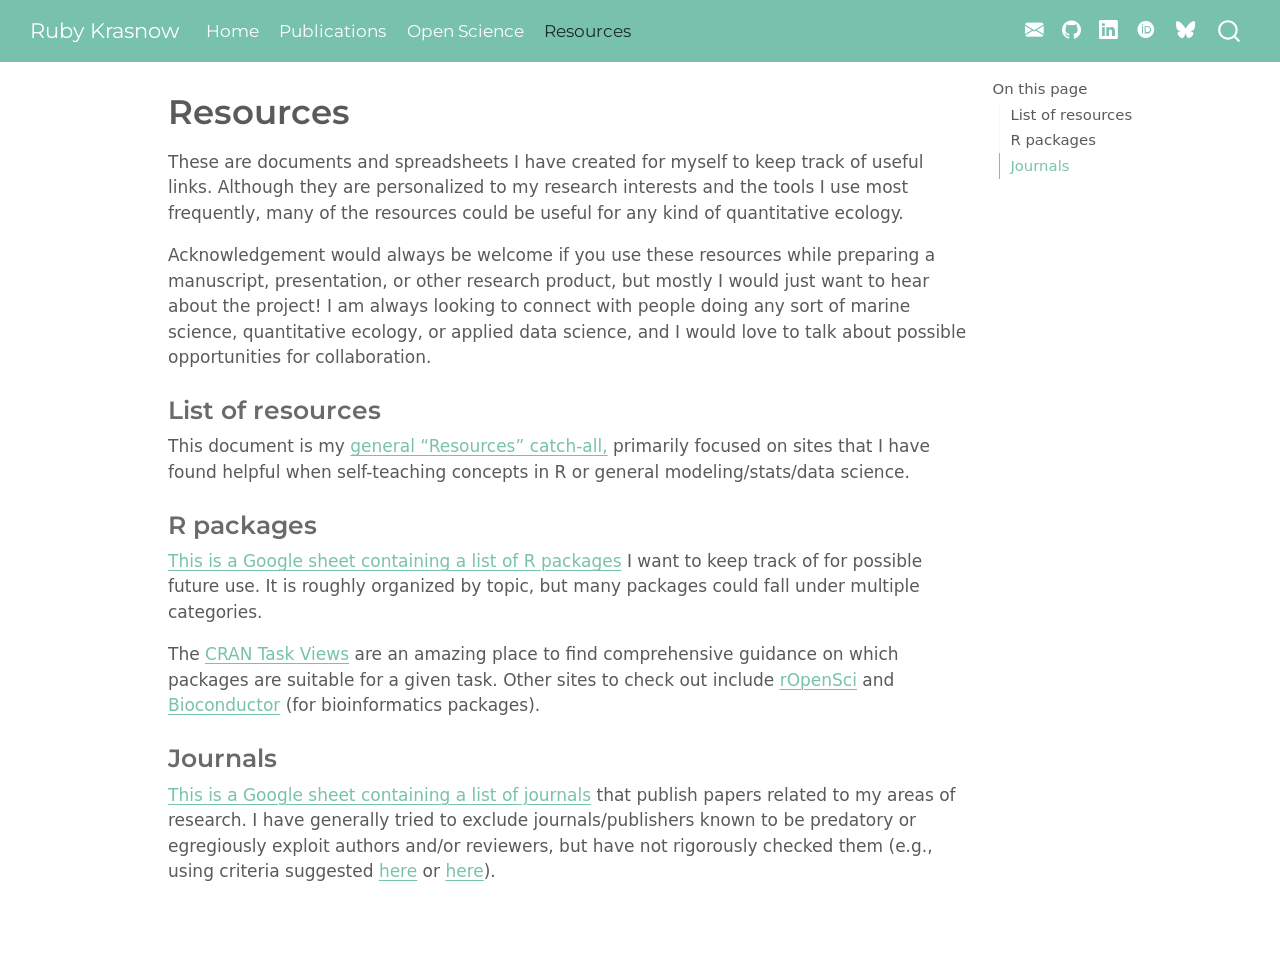
<file: resources.html>
<!DOCTYPE html>
<html xmlns="http://www.w3.org/1999/xhtml" lang="en" xml:lang="en"><head>

<meta charset="utf-8">
<meta name="generator" content="quarto-1.6.39">

<meta name="viewport" content="width=device-width, initial-scale=1.0, user-scalable=yes">


<title>Resources – Ruby Krasnow</title>
<style>
code{white-space: pre-wrap;}
span.smallcaps{font-variant: small-caps;}
div.columns{display: flex; gap: min(4vw, 1.5em);}
div.column{flex: auto; overflow-x: auto;}
div.hanging-indent{margin-left: 1.5em; text-indent: -1.5em;}
ul.task-list{list-style: none;}
ul.task-list li input[type="checkbox"] {
  width: 0.8em;
  margin: 0 0.8em 0.2em -1em; /* quarto-specific, see https://github.com/quarto-dev/quarto-cli/issues/4556 */ 
  vertical-align: middle;
}
</style>


<script src="site_libs/quarto-nav/quarto-nav.js"></script>
<script src="site_libs/quarto-nav/headroom.min.js"></script>
<script src="site_libs/clipboard/clipboard.min.js"></script>
<script src="site_libs/quarto-search/autocomplete.umd.js"></script>
<script src="site_libs/quarto-search/fuse.min.js"></script>
<script src="site_libs/quarto-search/quarto-search.js"></script>
<meta name="quarto:offset" content="./">
<script src="site_libs/quarto-html/quarto.js"></script>
<script src="site_libs/quarto-html/popper.min.js"></script>
<script src="site_libs/quarto-html/tippy.umd.min.js"></script>
<script src="site_libs/quarto-html/anchor.min.js"></script>
<link href="site_libs/quarto-html/tippy.css" rel="stylesheet">
<link href="site_libs/quarto-html/quarto-syntax-highlighting-e26003cea8cd680ca0c55a263523d882.css" rel="stylesheet" id="quarto-text-highlighting-styles">
<script src="site_libs/bootstrap/bootstrap.min.js"></script>
<link href="site_libs/bootstrap/bootstrap-icons.css" rel="stylesheet">
<link href="site_libs/bootstrap/bootstrap-530bf8e59df25186f8bffdc63bad3503.min.css" rel="stylesheet" append-hash="true" id="quarto-bootstrap" data-mode="light">
<link href="site_libs/quarto-contrib/fontawesome6-1.2.0/all.min.css" rel="stylesheet">
<link href="site_libs/quarto-contrib/fontawesome6-1.2.0/latex-fontsize.css" rel="stylesheet">
<script id="quarto-search-options" type="application/json">{
  "location": "navbar",
  "copy-button": false,
  "collapse-after": 3,
  "panel-placement": "end",
  "type": "overlay",
  "limit": 50,
  "keyboard-shortcut": [
    "f",
    "/",
    "s"
  ],
  "show-item-context": false,
  "language": {
    "search-no-results-text": "No results",
    "search-matching-documents-text": "matching documents",
    "search-copy-link-title": "Copy link to search",
    "search-hide-matches-text": "Hide additional matches",
    "search-more-match-text": "more match in this document",
    "search-more-matches-text": "more matches in this document",
    "search-clear-button-title": "Clear",
    "search-text-placeholder": "",
    "search-detached-cancel-button-title": "Cancel",
    "search-submit-button-title": "Submit",
    "search-label": "Search"
  }
}</script>


<link rel="stylesheet" href="styles.css">
</head>

<body class="nav-fixed">

<div id="quarto-search-results"></div>
  <header id="quarto-header" class="headroom fixed-top">
    <nav class="navbar navbar-expand-lg " data-bs-theme="dark">
      <div class="navbar-container container-fluid">
      <div class="navbar-brand-container mx-auto">
    <a class="navbar-brand" href="./index.html">
    <span class="navbar-title">Ruby Krasnow</span>
    </a>
  </div>
            <div id="quarto-search" class="" title="Search"></div>
          <button class="navbar-toggler" type="button" data-bs-toggle="collapse" data-bs-target="#navbarCollapse" aria-controls="navbarCollapse" role="menu" aria-expanded="false" aria-label="Toggle navigation" onclick="if (window.quartoToggleHeadroom) { window.quartoToggleHeadroom(); }">
  <span class="navbar-toggler-icon"></span>
</button>
          <div class="collapse navbar-collapse" id="navbarCollapse">
            <ul class="navbar-nav navbar-nav-scroll me-auto">
  <li class="nav-item">
    <a class="nav-link" href="./index.html"> 
<span class="menu-text">Home</span></a>
  </li>  
  <li class="nav-item">
    <a class="nav-link" href="./pubs.html"> 
<span class="menu-text">Publications</span></a>
  </li>  
  <li class="nav-item">
    <a class="nav-link" href="./open_science.html"> 
<span class="menu-text">Open Science</span></a>
  </li>  
  <li class="nav-item">
    <a class="nav-link active" href="./resources.html" aria-current="page"> 
<span class="menu-text">Resources</span></a>
  </li>  
</ul>
            <ul class="navbar-nav navbar-nav-scroll ms-auto">
  <li class="nav-item compact">
    <a class="nav-link" href="mailto:rubykrasnow@gmail.com"> <i class="bi bi-envelope-fill" role="img">
</i> 
<span class="menu-text"></span></a>
  </li>  
  <li class="nav-item compact">
    <a class="nav-link" href="https://github.com/rmk118"> <i class="bi bi-github" role="img">
</i> 
<span class="menu-text"></span></a>
  </li>  
  <li class="nav-item compact">
    <a class="nav-link" href="https://www.linkedin.com/in/ruby-krasnow/"> <i class="bi bi-linkedin" role="img">
</i> 
<span class="menu-text"></span></a>
  </li>  
  <li class="nav-item">
    <a class="nav-link" href="https://orcid.org/0009-0007-0531-8420"> 
<span class="menu-text"><i class="fa-brands fa-orcid" aria-label="orcid"></i></span></a>
  </li>  
  <li class="nav-item">
    <a class="nav-link" href="https://bsky.app/profile/rubyk.bsky.social"> 
<span class="menu-text"><i class="fa-brands fa-bluesky" aria-label="bluesky"></i></span></a>
  </li>  
</ul>
          </div> <!-- /navcollapse -->
            <div class="quarto-navbar-tools">
</div>
      </div> <!-- /container-fluid -->
    </nav>
</header>
<!-- content -->
<div id="quarto-content" class="quarto-container page-columns page-rows-contents page-layout-article page-navbar">
<!-- sidebar -->
<!-- margin-sidebar -->
    <div id="quarto-margin-sidebar" class="sidebar margin-sidebar">
        <nav id="TOC" role="doc-toc" class="toc-active">
    <h2 id="toc-title">On this page</h2>
   
  <ul>
  <li><a href="#list-of-resources" id="toc-list-of-resources" class="nav-link active" data-scroll-target="#list-of-resources">List of resources</a></li>
  <li><a href="#r-packages" id="toc-r-packages" class="nav-link" data-scroll-target="#r-packages">R packages</a></li>
  <li><a href="#journals" id="toc-journals" class="nav-link" data-scroll-target="#journals">Journals</a></li>
  </ul>
</nav>
    </div>
<!-- main -->
<main class="content" id="quarto-document-content">

<header id="title-block-header" class="quarto-title-block default">
<div class="quarto-title">
<h1 class="title">Resources</h1>
</div>



<div class="quarto-title-meta">

    
  
    
  </div>
  


</header>


<p>These are documents and spreadsheets I have created for myself to keep track of useful links. Although they are personalized to my research interests and the tools I use most frequently, many of the resources could be useful for any kind of quantitative ecology.</p>
<p>Acknowledgement would always be welcome if you use these resources while preparing a manuscript, presentation, or other research product, but mostly I would just want to hear about the project! I am always looking to connect with people doing any sort of marine science, quantitative ecology, or applied data science, and I would love to talk about possible opportunities for collaboration.</p>
<section id="list-of-resources" class="level3">
<h3 class="anchored" data-anchor-id="list-of-resources">List of resources</h3>
<p>This document is my <a href="https://docs.google.com/document/d/1E9UgTfEbDLPmLYCFdKHk1VEAPRffNQN5_mK38vRWmo0/edit?usp=sharing">general “Resources” catch-all,</a> primarily focused on sites that I have found helpful when self-teaching concepts in R or general modeling/stats/data science.</p>
<!-- This [Data Sources & Tools](https://docs.google.com/document/d/1ymJEjSLO0InMS4XKCxf5qN7RJjjPcwYyzzeayQGFzPI/edit?usp=sharing) document is more focused on sources of raw data for analysis, but the "To be classified" section at the bottom also includes links to more instructional sites, reference documents, etc. -->
</section>
<section id="r-packages" class="level3">
<h3 class="anchored" data-anchor-id="r-packages">R packages</h3>
<p><a href="https://docs.google.com/spreadsheets/d/1VI1THL5XEfAE6w_QdG3LwXXNv0n4hxj5AuL9GkQdmBE/edit?usp=sharing">This is a Google sheet containing a list of R packages</a> I want to keep track of for possible future use. It is roughly organized by topic, but many packages could fall under multiple categories.</p>
<p>The <a href="https://cran.r-project.org/web/views/">CRAN Task Views</a> are an amazing place to find comprehensive guidance on which packages are suitable for a given task. Other sites to check out include <a href="https://ropensci.org/">rOpenSci</a> and <a href="https://www.bioconductor.org/">Bioconductor</a> (for bioinformatics packages).</p>
</section>
<section id="journals" class="level3">
<h3 class="anchored" data-anchor-id="journals">Journals</h3>
<p><a href="https://docs.google.com/spreadsheets/d/1n9ZFF5Ly2pTv8vZCwCjUSlpPPoCGFotpNwNNpyMa0Us/edit?usp=sharing">This is a Google sheet containing a list of journals</a> that publish papers related to my areas of research. I have generally tried to exclude journals/publishers known to be predatory or egregiously exploit authors and/or reviewers, but have not rigorously checked them (e.g., using criteria suggested <a href="https://guides.lib.odu.edu/publish/predatory">here</a> or <a href="https://mdanderson.libanswers.com/faq/405538">here</a>).</p>


</section>

</main> <!-- /main -->
<script id="quarto-html-after-body" type="application/javascript">
window.document.addEventListener("DOMContentLoaded", function (event) {
  const toggleBodyColorMode = (bsSheetEl) => {
    const mode = bsSheetEl.getAttribute("data-mode");
    const bodyEl = window.document.querySelector("body");
    if (mode === "dark") {
      bodyEl.classList.add("quarto-dark");
      bodyEl.classList.remove("quarto-light");
    } else {
      bodyEl.classList.add("quarto-light");
      bodyEl.classList.remove("quarto-dark");
    }
  }
  const toggleBodyColorPrimary = () => {
    const bsSheetEl = window.document.querySelector("link#quarto-bootstrap");
    if (bsSheetEl) {
      toggleBodyColorMode(bsSheetEl);
    }
  }
  toggleBodyColorPrimary();  
  const icon = "";
  const anchorJS = new window.AnchorJS();
  anchorJS.options = {
    placement: 'right',
    icon: icon
  };
  anchorJS.add('.anchored');
  const isCodeAnnotation = (el) => {
    for (const clz of el.classList) {
      if (clz.startsWith('code-annotation-')) {                     
        return true;
      }
    }
    return false;
  }
  const onCopySuccess = function(e) {
    // button target
    const button = e.trigger;
    // don't keep focus
    button.blur();
    // flash "checked"
    button.classList.add('code-copy-button-checked');
    var currentTitle = button.getAttribute("title");
    button.setAttribute("title", "Copied!");
    let tooltip;
    if (window.bootstrap) {
      button.setAttribute("data-bs-toggle", "tooltip");
      button.setAttribute("data-bs-placement", "left");
      button.setAttribute("data-bs-title", "Copied!");
      tooltip = new bootstrap.Tooltip(button, 
        { trigger: "manual", 
          customClass: "code-copy-button-tooltip",
          offset: [0, -8]});
      tooltip.show();    
    }
    setTimeout(function() {
      if (tooltip) {
        tooltip.hide();
        button.removeAttribute("data-bs-title");
        button.removeAttribute("data-bs-toggle");
        button.removeAttribute("data-bs-placement");
      }
      button.setAttribute("title", currentTitle);
      button.classList.remove('code-copy-button-checked');
    }, 1000);
    // clear code selection
    e.clearSelection();
  }
  const getTextToCopy = function(trigger) {
      const codeEl = trigger.previousElementSibling.cloneNode(true);
      for (const childEl of codeEl.children) {
        if (isCodeAnnotation(childEl)) {
          childEl.remove();
        }
      }
      return codeEl.innerText;
  }
  const clipboard = new window.ClipboardJS('.code-copy-button:not([data-in-quarto-modal])', {
    text: getTextToCopy
  });
  clipboard.on('success', onCopySuccess);
  if (window.document.getElementById('quarto-embedded-source-code-modal')) {
    const clipboardModal = new window.ClipboardJS('.code-copy-button[data-in-quarto-modal]', {
      text: getTextToCopy,
      container: window.document.getElementById('quarto-embedded-source-code-modal')
    });
    clipboardModal.on('success', onCopySuccess);
  }
    var localhostRegex = new RegExp(/^(?:http|https):\/\/localhost\:?[0-9]*\//);
    var mailtoRegex = new RegExp(/^mailto:/);
      var filterRegex = new RegExp("https:\/\/rmk118\.github\.io\/");
    var isInternal = (href) => {
        return filterRegex.test(href) || localhostRegex.test(href) || mailtoRegex.test(href);
    }
    // Inspect non-navigation links and adorn them if external
 	var links = window.document.querySelectorAll('a[href]:not(.nav-link):not(.navbar-brand):not(.toc-action):not(.sidebar-link):not(.sidebar-item-toggle):not(.pagination-link):not(.no-external):not([aria-hidden]):not(.dropdown-item):not(.quarto-navigation-tool):not(.about-link)');
    for (var i=0; i<links.length; i++) {
      const link = links[i];
      if (!isInternal(link.href)) {
        // undo the damage that might have been done by quarto-nav.js in the case of
        // links that we want to consider external
        if (link.dataset.originalHref !== undefined) {
          link.href = link.dataset.originalHref;
        }
          // target, if specified
          link.setAttribute("target", "_blank");
          if (link.getAttribute("rel") === null) {
            link.setAttribute("rel", "noopener");
          }
      }
    }
  function tippyHover(el, contentFn, onTriggerFn, onUntriggerFn) {
    const config = {
      allowHTML: true,
      maxWidth: 500,
      delay: 100,
      arrow: false,
      appendTo: function(el) {
          return el.parentElement;
      },
      interactive: true,
      interactiveBorder: 10,
      theme: 'quarto',
      placement: 'bottom-start',
    };
    if (contentFn) {
      config.content = contentFn;
    }
    if (onTriggerFn) {
      config.onTrigger = onTriggerFn;
    }
    if (onUntriggerFn) {
      config.onUntrigger = onUntriggerFn;
    }
    window.tippy(el, config); 
  }
  const noterefs = window.document.querySelectorAll('a[role="doc-noteref"]');
  for (var i=0; i<noterefs.length; i++) {
    const ref = noterefs[i];
    tippyHover(ref, function() {
      // use id or data attribute instead here
      let href = ref.getAttribute('data-footnote-href') || ref.getAttribute('href');
      try { href = new URL(href).hash; } catch {}
      const id = href.replace(/^#\/?/, "");
      const note = window.document.getElementById(id);
      if (note) {
        return note.innerHTML;
      } else {
        return "";
      }
    });
  }
  const xrefs = window.document.querySelectorAll('a.quarto-xref');
  const processXRef = (id, note) => {
    // Strip column container classes
    const stripColumnClz = (el) => {
      el.classList.remove("page-full", "page-columns");
      if (el.children) {
        for (const child of el.children) {
          stripColumnClz(child);
        }
      }
    }
    stripColumnClz(note)
    if (id === null || id.startsWith('sec-')) {
      // Special case sections, only their first couple elements
      const container = document.createElement("div");
      if (note.children && note.children.length > 2) {
        container.appendChild(note.children[0].cloneNode(true));
        for (let i = 1; i < note.children.length; i++) {
          const child = note.children[i];
          if (child.tagName === "P" && child.innerText === "") {
            continue;
          } else {
            container.appendChild(child.cloneNode(true));
            break;
          }
        }
        if (window.Quarto?.typesetMath) {
          window.Quarto.typesetMath(container);
        }
        return container.innerHTML
      } else {
        if (window.Quarto?.typesetMath) {
          window.Quarto.typesetMath(note);
        }
        return note.innerHTML;
      }
    } else {
      // Remove any anchor links if they are present
      const anchorLink = note.querySelector('a.anchorjs-link');
      if (anchorLink) {
        anchorLink.remove();
      }
      if (window.Quarto?.typesetMath) {
        window.Quarto.typesetMath(note);
      }
      if (note.classList.contains("callout")) {
        return note.outerHTML;
      } else {
        return note.innerHTML;
      }
    }
  }
  for (var i=0; i<xrefs.length; i++) {
    const xref = xrefs[i];
    tippyHover(xref, undefined, function(instance) {
      instance.disable();
      let url = xref.getAttribute('href');
      let hash = undefined; 
      if (url.startsWith('#')) {
        hash = url;
      } else {
        try { hash = new URL(url).hash; } catch {}
      }
      if (hash) {
        const id = hash.replace(/^#\/?/, "");
        const note = window.document.getElementById(id);
        if (note !== null) {
          try {
            const html = processXRef(id, note.cloneNode(true));
            instance.setContent(html);
          } finally {
            instance.enable();
            instance.show();
          }
        } else {
          // See if we can fetch this
          fetch(url.split('#')[0])
          .then(res => res.text())
          .then(html => {
            const parser = new DOMParser();
            const htmlDoc = parser.parseFromString(html, "text/html");
            const note = htmlDoc.getElementById(id);
            if (note !== null) {
              const html = processXRef(id, note);
              instance.setContent(html);
            } 
          }).finally(() => {
            instance.enable();
            instance.show();
          });
        }
      } else {
        // See if we can fetch a full url (with no hash to target)
        // This is a special case and we should probably do some content thinning / targeting
        fetch(url)
        .then(res => res.text())
        .then(html => {
          const parser = new DOMParser();
          const htmlDoc = parser.parseFromString(html, "text/html");
          const note = htmlDoc.querySelector('main.content');
          if (note !== null) {
            // This should only happen for chapter cross references
            // (since there is no id in the URL)
            // remove the first header
            if (note.children.length > 0 && note.children[0].tagName === "HEADER") {
              note.children[0].remove();
            }
            const html = processXRef(null, note);
            instance.setContent(html);
          } 
        }).finally(() => {
          instance.enable();
          instance.show();
        });
      }
    }, function(instance) {
    });
  }
      let selectedAnnoteEl;
      const selectorForAnnotation = ( cell, annotation) => {
        let cellAttr = 'data-code-cell="' + cell + '"';
        let lineAttr = 'data-code-annotation="' +  annotation + '"';
        const selector = 'span[' + cellAttr + '][' + lineAttr + ']';
        return selector;
      }
      const selectCodeLines = (annoteEl) => {
        const doc = window.document;
        const targetCell = annoteEl.getAttribute("data-target-cell");
        const targetAnnotation = annoteEl.getAttribute("data-target-annotation");
        const annoteSpan = window.document.querySelector(selectorForAnnotation(targetCell, targetAnnotation));
        const lines = annoteSpan.getAttribute("data-code-lines").split(",");
        const lineIds = lines.map((line) => {
          return targetCell + "-" + line;
        })
        let top = null;
        let height = null;
        let parent = null;
        if (lineIds.length > 0) {
            //compute the position of the single el (top and bottom and make a div)
            const el = window.document.getElementById(lineIds[0]);
            top = el.offsetTop;
            height = el.offsetHeight;
            parent = el.parentElement.parentElement;
          if (lineIds.length > 1) {
            const lastEl = window.document.getElementById(lineIds[lineIds.length - 1]);
            const bottom = lastEl.offsetTop + lastEl.offsetHeight;
            height = bottom - top;
          }
          if (top !== null && height !== null && parent !== null) {
            // cook up a div (if necessary) and position it 
            let div = window.document.getElementById("code-annotation-line-highlight");
            if (div === null) {
              div = window.document.createElement("div");
              div.setAttribute("id", "code-annotation-line-highlight");
              div.style.position = 'absolute';
              parent.appendChild(div);
            }
            div.style.top = top - 2 + "px";
            div.style.height = height + 4 + "px";
            div.style.left = 0;
            let gutterDiv = window.document.getElementById("code-annotation-line-highlight-gutter");
            if (gutterDiv === null) {
              gutterDiv = window.document.createElement("div");
              gutterDiv.setAttribute("id", "code-annotation-line-highlight-gutter");
              gutterDiv.style.position = 'absolute';
              const codeCell = window.document.getElementById(targetCell);
              const gutter = codeCell.querySelector('.code-annotation-gutter');
              gutter.appendChild(gutterDiv);
            }
            gutterDiv.style.top = top - 2 + "px";
            gutterDiv.style.height = height + 4 + "px";
          }
          selectedAnnoteEl = annoteEl;
        }
      };
      const unselectCodeLines = () => {
        const elementsIds = ["code-annotation-line-highlight", "code-annotation-line-highlight-gutter"];
        elementsIds.forEach((elId) => {
          const div = window.document.getElementById(elId);
          if (div) {
            div.remove();
          }
        });
        selectedAnnoteEl = undefined;
      };
        // Handle positioning of the toggle
    window.addEventListener(
      "resize",
      throttle(() => {
        elRect = undefined;
        if (selectedAnnoteEl) {
          selectCodeLines(selectedAnnoteEl);
        }
      }, 10)
    );
    function throttle(fn, ms) {
    let throttle = false;
    let timer;
      return (...args) => {
        if(!throttle) { // first call gets through
            fn.apply(this, args);
            throttle = true;
        } else { // all the others get throttled
            if(timer) clearTimeout(timer); // cancel #2
            timer = setTimeout(() => {
              fn.apply(this, args);
              timer = throttle = false;
            }, ms);
        }
      };
    }
      // Attach click handler to the DT
      const annoteDls = window.document.querySelectorAll('dt[data-target-cell]');
      for (const annoteDlNode of annoteDls) {
        annoteDlNode.addEventListener('click', (event) => {
          const clickedEl = event.target;
          if (clickedEl !== selectedAnnoteEl) {
            unselectCodeLines();
            const activeEl = window.document.querySelector('dt[data-target-cell].code-annotation-active');
            if (activeEl) {
              activeEl.classList.remove('code-annotation-active');
            }
            selectCodeLines(clickedEl);
            clickedEl.classList.add('code-annotation-active');
          } else {
            // Unselect the line
            unselectCodeLines();
            clickedEl.classList.remove('code-annotation-active');
          }
        });
      }
  const findCites = (el) => {
    const parentEl = el.parentElement;
    if (parentEl) {
      const cites = parentEl.dataset.cites;
      if (cites) {
        return {
          el,
          cites: cites.split(' ')
        };
      } else {
        return findCites(el.parentElement)
      }
    } else {
      return undefined;
    }
  };
  var bibliorefs = window.document.querySelectorAll('a[role="doc-biblioref"]');
  for (var i=0; i<bibliorefs.length; i++) {
    const ref = bibliorefs[i];
    const citeInfo = findCites(ref);
    if (citeInfo) {
      tippyHover(citeInfo.el, function() {
        var popup = window.document.createElement('div');
        citeInfo.cites.forEach(function(cite) {
          var citeDiv = window.document.createElement('div');
          citeDiv.classList.add('hanging-indent');
          citeDiv.classList.add('csl-entry');
          var biblioDiv = window.document.getElementById('ref-' + cite);
          if (biblioDiv) {
            citeDiv.innerHTML = biblioDiv.innerHTML;
          }
          popup.appendChild(citeDiv);
        });
        return popup.innerHTML;
      });
    }
  }
});
</script>
</div> <!-- /content -->




</body></html>
</file>
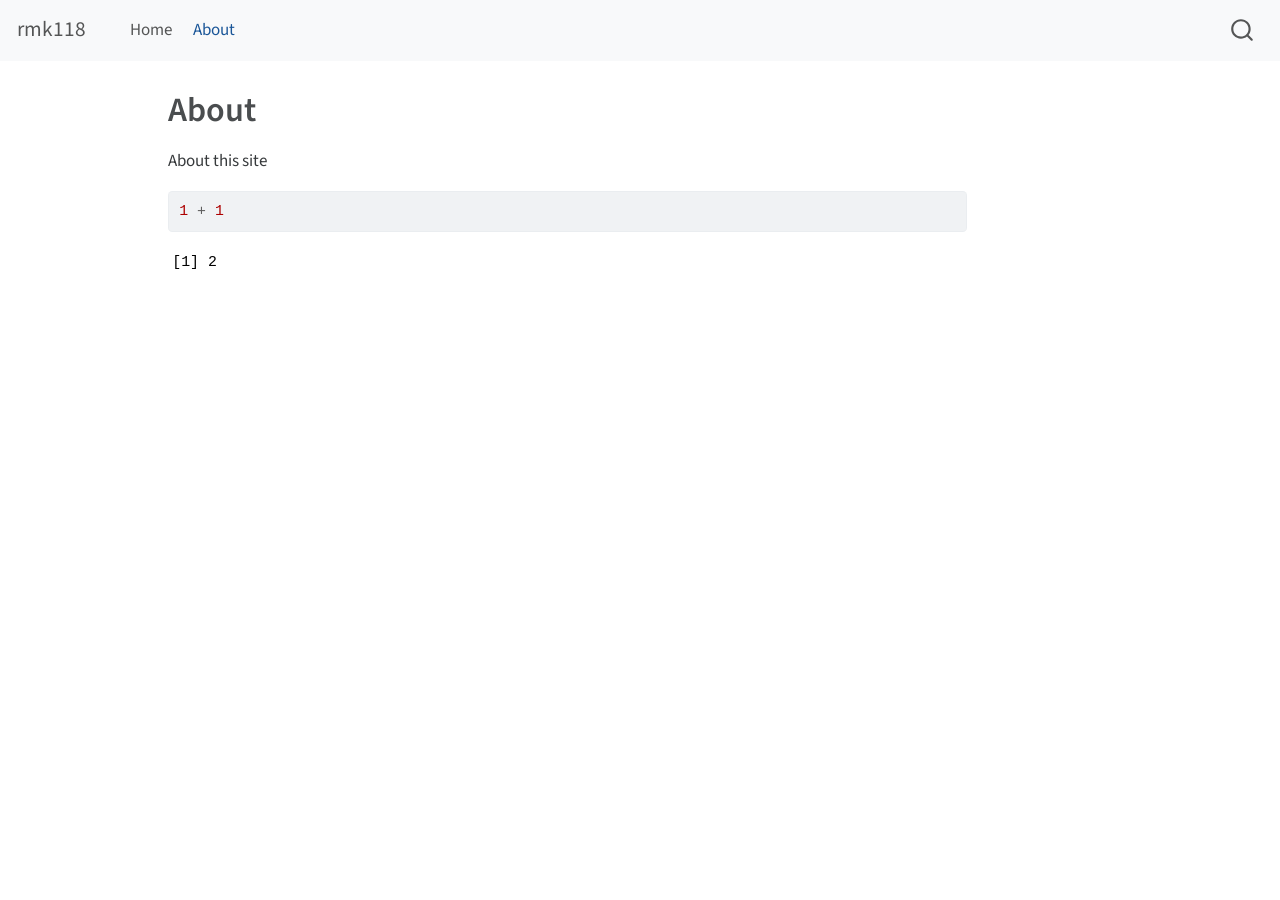
<file: _site/about.html>
<!DOCTYPE html>
<html xmlns="http://www.w3.org/1999/xhtml" lang="en" xml:lang="en"><head>

<meta charset="utf-8">
<meta name="generator" content="quarto-1.3.361">

<meta name="viewport" content="width=device-width, initial-scale=1.0, user-scalable=yes">


<title>rmk118 - About</title>
<style>
code{white-space: pre-wrap;}
span.smallcaps{font-variant: small-caps;}
div.columns{display: flex; gap: min(4vw, 1.5em);}
div.column{flex: auto; overflow-x: auto;}
div.hanging-indent{margin-left: 1.5em; text-indent: -1.5em;}
ul.task-list{list-style: none;}
ul.task-list li input[type="checkbox"] {
  width: 0.8em;
  margin: 0 0.8em 0.2em -1em; /* quarto-specific, see https://github.com/quarto-dev/quarto-cli/issues/4556 */ 
  vertical-align: middle;
}
/* CSS for syntax highlighting */
pre > code.sourceCode { white-space: pre; position: relative; }
pre > code.sourceCode > span { display: inline-block; line-height: 1.25; }
pre > code.sourceCode > span:empty { height: 1.2em; }
.sourceCode { overflow: visible; }
code.sourceCode > span { color: inherit; text-decoration: inherit; }
div.sourceCode { margin: 1em 0; }
pre.sourceCode { margin: 0; }
@media screen {
div.sourceCode { overflow: auto; }
}
@media print {
pre > code.sourceCode { white-space: pre-wrap; }
pre > code.sourceCode > span { text-indent: -5em; padding-left: 5em; }
}
pre.numberSource code
  { counter-reset: source-line 0; }
pre.numberSource code > span
  { position: relative; left: -4em; counter-increment: source-line; }
pre.numberSource code > span > a:first-child::before
  { content: counter(source-line);
    position: relative; left: -1em; text-align: right; vertical-align: baseline;
    border: none; display: inline-block;
    -webkit-touch-callout: none; -webkit-user-select: none;
    -khtml-user-select: none; -moz-user-select: none;
    -ms-user-select: none; user-select: none;
    padding: 0 4px; width: 4em;
  }
pre.numberSource { margin-left: 3em;  padding-left: 4px; }
div.sourceCode
  {   }
@media screen {
pre > code.sourceCode > span > a:first-child::before { text-decoration: underline; }
}
</style>


<script src="site_libs/quarto-nav/quarto-nav.js"></script>
<script src="site_libs/quarto-nav/headroom.min.js"></script>
<script src="site_libs/clipboard/clipboard.min.js"></script>
<script src="site_libs/quarto-search/autocomplete.umd.js"></script>
<script src="site_libs/quarto-search/fuse.min.js"></script>
<script src="site_libs/quarto-search/quarto-search.js"></script>
<meta name="quarto:offset" content="./">
<script src="site_libs/quarto-html/quarto.js"></script>
<script src="site_libs/quarto-html/popper.min.js"></script>
<script src="site_libs/quarto-html/tippy.umd.min.js"></script>
<script src="site_libs/quarto-html/anchor.min.js"></script>
<link href="site_libs/quarto-html/tippy.css" rel="stylesheet">
<link href="site_libs/quarto-html/quarto-syntax-highlighting.css" rel="stylesheet" id="quarto-text-highlighting-styles">
<script src="site_libs/bootstrap/bootstrap.min.js"></script>
<link href="site_libs/bootstrap/bootstrap-icons.css" rel="stylesheet">
<link href="site_libs/bootstrap/bootstrap.min.css" rel="stylesheet" id="quarto-bootstrap" data-mode="light">
<script id="quarto-search-options" type="application/json">{
  "location": "navbar",
  "copy-button": false,
  "collapse-after": 3,
  "panel-placement": "end",
  "type": "overlay",
  "limit": 20,
  "language": {
    "search-no-results-text": "No results",
    "search-matching-documents-text": "matching documents",
    "search-copy-link-title": "Copy link to search",
    "search-hide-matches-text": "Hide additional matches",
    "search-more-match-text": "more match in this document",
    "search-more-matches-text": "more matches in this document",
    "search-clear-button-title": "Clear",
    "search-detached-cancel-button-title": "Cancel",
    "search-submit-button-title": "Submit",
    "search-label": "Search"
  }
}</script>


<link rel="stylesheet" href="styles.css">
</head>

<body class="nav-fixed">

<div id="quarto-search-results"></div>
  <header id="quarto-header" class="headroom fixed-top">
    <nav class="navbar navbar-expand-lg navbar-dark ">
      <div class="navbar-container container-fluid">
      <div class="navbar-brand-container">
    <a class="navbar-brand" href="./index.html">
    <span class="navbar-title">rmk118</span>
    </a>
  </div>
            <div id="quarto-search" class="" title="Search"></div>
          <button class="navbar-toggler" type="button" data-bs-toggle="collapse" data-bs-target="#navbarCollapse" aria-controls="navbarCollapse" aria-expanded="false" aria-label="Toggle navigation" onclick="if (window.quartoToggleHeadroom) { window.quartoToggleHeadroom(); }">
  <span class="navbar-toggler-icon"></span>
</button>
          <div class="collapse navbar-collapse" id="navbarCollapse">
            <ul class="navbar-nav navbar-nav-scroll me-auto">
  <li class="nav-item">
    <a class="nav-link" href="./index.html" rel="" target="">
 <span class="menu-text">Home</span></a>
  </li>  
  <li class="nav-item">
    <a class="nav-link active" href="./about.html" rel="" target="" aria-current="page">
 <span class="menu-text">About</span></a>
  </li>  
</ul>
            <div class="quarto-navbar-tools ms-auto">
</div>
          </div> <!-- /navcollapse -->
      </div> <!-- /container-fluid -->
    </nav>
</header>
<!-- content -->
<div id="quarto-content" class="quarto-container page-columns page-rows-contents page-layout-article page-navbar">
<!-- sidebar -->
<!-- margin-sidebar -->
    <div id="quarto-margin-sidebar" class="sidebar margin-sidebar">
        
    </div>
<!-- main -->
<main class="content" id="quarto-document-content">

<header id="title-block-header" class="quarto-title-block default">
<div class="quarto-title">
<h1 class="title">About</h1>
</div>



<div class="quarto-title-meta">

    
  
    
  </div>
  

</header>

<p>About this site</p>
<div class="cell">
<div class="sourceCode cell-code" id="cb1"><pre class="sourceCode r code-with-copy"><code class="sourceCode r"><span id="cb1-1"><a href="#cb1-1" aria-hidden="true" tabindex="-1"></a><span class="dv">1</span> <span class="sc">+</span> <span class="dv">1</span></span></code><button title="Copy to Clipboard" class="code-copy-button"><i class="bi"></i></button></pre></div>
<div class="cell-output cell-output-stdout">
<pre><code>[1] 2</code></pre>
</div>
</div>



</main> <!-- /main -->
<script id="quarto-html-after-body" type="application/javascript">
window.document.addEventListener("DOMContentLoaded", function (event) {
  const toggleBodyColorMode = (bsSheetEl) => {
    const mode = bsSheetEl.getAttribute("data-mode");
    const bodyEl = window.document.querySelector("body");
    if (mode === "dark") {
      bodyEl.classList.add("quarto-dark");
      bodyEl.classList.remove("quarto-light");
    } else {
      bodyEl.classList.add("quarto-light");
      bodyEl.classList.remove("quarto-dark");
    }
  }
  const toggleBodyColorPrimary = () => {
    const bsSheetEl = window.document.querySelector("link#quarto-bootstrap");
    if (bsSheetEl) {
      toggleBodyColorMode(bsSheetEl);
    }
  }
  toggleBodyColorPrimary();  
  const icon = "";
  const anchorJS = new window.AnchorJS();
  anchorJS.options = {
    placement: 'right',
    icon: icon
  };
  anchorJS.add('.anchored');
  const isCodeAnnotation = (el) => {
    for (const clz of el.classList) {
      if (clz.startsWith('code-annotation-')) {                     
        return true;
      }
    }
    return false;
  }
  const clipboard = new window.ClipboardJS('.code-copy-button', {
    text: function(trigger) {
      const codeEl = trigger.previousElementSibling.cloneNode(true);
      for (const childEl of codeEl.children) {
        if (isCodeAnnotation(childEl)) {
          childEl.remove();
        }
      }
      return codeEl.innerText;
    }
  });
  clipboard.on('success', function(e) {
    // button target
    const button = e.trigger;
    // don't keep focus
    button.blur();
    // flash "checked"
    button.classList.add('code-copy-button-checked');
    var currentTitle = button.getAttribute("title");
    button.setAttribute("title", "Copied!");
    let tooltip;
    if (window.bootstrap) {
      button.setAttribute("data-bs-toggle", "tooltip");
      button.setAttribute("data-bs-placement", "left");
      button.setAttribute("data-bs-title", "Copied!");
      tooltip = new bootstrap.Tooltip(button, 
        { trigger: "manual", 
          customClass: "code-copy-button-tooltip",
          offset: [0, -8]});
      tooltip.show();    
    }
    setTimeout(function() {
      if (tooltip) {
        tooltip.hide();
        button.removeAttribute("data-bs-title");
        button.removeAttribute("data-bs-toggle");
        button.removeAttribute("data-bs-placement");
      }
      button.setAttribute("title", currentTitle);
      button.classList.remove('code-copy-button-checked');
    }, 1000);
    // clear code selection
    e.clearSelection();
  });
  function tippyHover(el, contentFn) {
    const config = {
      allowHTML: true,
      content: contentFn,
      maxWidth: 500,
      delay: 100,
      arrow: false,
      appendTo: function(el) {
          return el.parentElement;
      },
      interactive: true,
      interactiveBorder: 10,
      theme: 'quarto',
      placement: 'bottom-start'
    };
    window.tippy(el, config); 
  }
  const noterefs = window.document.querySelectorAll('a[role="doc-noteref"]');
  for (var i=0; i<noterefs.length; i++) {
    const ref = noterefs[i];
    tippyHover(ref, function() {
      // use id or data attribute instead here
      let href = ref.getAttribute('data-footnote-href') || ref.getAttribute('href');
      try { href = new URL(href).hash; } catch {}
      const id = href.replace(/^#\/?/, "");
      const note = window.document.getElementById(id);
      return note.innerHTML;
    });
  }
      let selectedAnnoteEl;
      const selectorForAnnotation = ( cell, annotation) => {
        let cellAttr = 'data-code-cell="' + cell + '"';
        let lineAttr = 'data-code-annotation="' +  annotation + '"';
        const selector = 'span[' + cellAttr + '][' + lineAttr + ']';
        return selector;
      }
      const selectCodeLines = (annoteEl) => {
        const doc = window.document;
        const targetCell = annoteEl.getAttribute("data-target-cell");
        const targetAnnotation = annoteEl.getAttribute("data-target-annotation");
        const annoteSpan = window.document.querySelector(selectorForAnnotation(targetCell, targetAnnotation));
        const lines = annoteSpan.getAttribute("data-code-lines").split(",");
        const lineIds = lines.map((line) => {
          return targetCell + "-" + line;
        })
        let top = null;
        let height = null;
        let parent = null;
        if (lineIds.length > 0) {
            //compute the position of the single el (top and bottom and make a div)
            const el = window.document.getElementById(lineIds[0]);
            top = el.offsetTop;
            height = el.offsetHeight;
            parent = el.parentElement.parentElement;
          if (lineIds.length > 1) {
            const lastEl = window.document.getElementById(lineIds[lineIds.length - 1]);
            const bottom = lastEl.offsetTop + lastEl.offsetHeight;
            height = bottom - top;
          }
          if (top !== null && height !== null && parent !== null) {
            // cook up a div (if necessary) and position it 
            let div = window.document.getElementById("code-annotation-line-highlight");
            if (div === null) {
              div = window.document.createElement("div");
              div.setAttribute("id", "code-annotation-line-highlight");
              div.style.position = 'absolute';
              parent.appendChild(div);
            }
            div.style.top = top - 2 + "px";
            div.style.height = height + 4 + "px";
            let gutterDiv = window.document.getElementById("code-annotation-line-highlight-gutter");
            if (gutterDiv === null) {
              gutterDiv = window.document.createElement("div");
              gutterDiv.setAttribute("id", "code-annotation-line-highlight-gutter");
              gutterDiv.style.position = 'absolute';
              const codeCell = window.document.getElementById(targetCell);
              const gutter = codeCell.querySelector('.code-annotation-gutter');
              gutter.appendChild(gutterDiv);
            }
            gutterDiv.style.top = top - 2 + "px";
            gutterDiv.style.height = height + 4 + "px";
          }
          selectedAnnoteEl = annoteEl;
        }
      };
      const unselectCodeLines = () => {
        const elementsIds = ["code-annotation-line-highlight", "code-annotation-line-highlight-gutter"];
        elementsIds.forEach((elId) => {
          const div = window.document.getElementById(elId);
          if (div) {
            div.remove();
          }
        });
        selectedAnnoteEl = undefined;
      };
      // Attach click handler to the DT
      const annoteDls = window.document.querySelectorAll('dt[data-target-cell]');
      for (const annoteDlNode of annoteDls) {
        annoteDlNode.addEventListener('click', (event) => {
          const clickedEl = event.target;
          if (clickedEl !== selectedAnnoteEl) {
            unselectCodeLines();
            const activeEl = window.document.querySelector('dt[data-target-cell].code-annotation-active');
            if (activeEl) {
              activeEl.classList.remove('code-annotation-active');
            }
            selectCodeLines(clickedEl);
            clickedEl.classList.add('code-annotation-active');
          } else {
            // Unselect the line
            unselectCodeLines();
            clickedEl.classList.remove('code-annotation-active');
          }
        });
      }
  const findCites = (el) => {
    const parentEl = el.parentElement;
    if (parentEl) {
      const cites = parentEl.dataset.cites;
      if (cites) {
        return {
          el,
          cites: cites.split(' ')
        };
      } else {
        return findCites(el.parentElement)
      }
    } else {
      return undefined;
    }
  };
  var bibliorefs = window.document.querySelectorAll('a[role="doc-biblioref"]');
  for (var i=0; i<bibliorefs.length; i++) {
    const ref = bibliorefs[i];
    const citeInfo = findCites(ref);
    if (citeInfo) {
      tippyHover(citeInfo.el, function() {
        var popup = window.document.createElement('div');
        citeInfo.cites.forEach(function(cite) {
          var citeDiv = window.document.createElement('div');
          citeDiv.classList.add('hanging-indent');
          citeDiv.classList.add('csl-entry');
          var biblioDiv = window.document.getElementById('ref-' + cite);
          if (biblioDiv) {
            citeDiv.innerHTML = biblioDiv.innerHTML;
          }
          popup.appendChild(citeDiv);
        });
        return popup.innerHTML;
      });
    }
  }
});
</script>
</div> <!-- /content -->



</body></html>
</file>
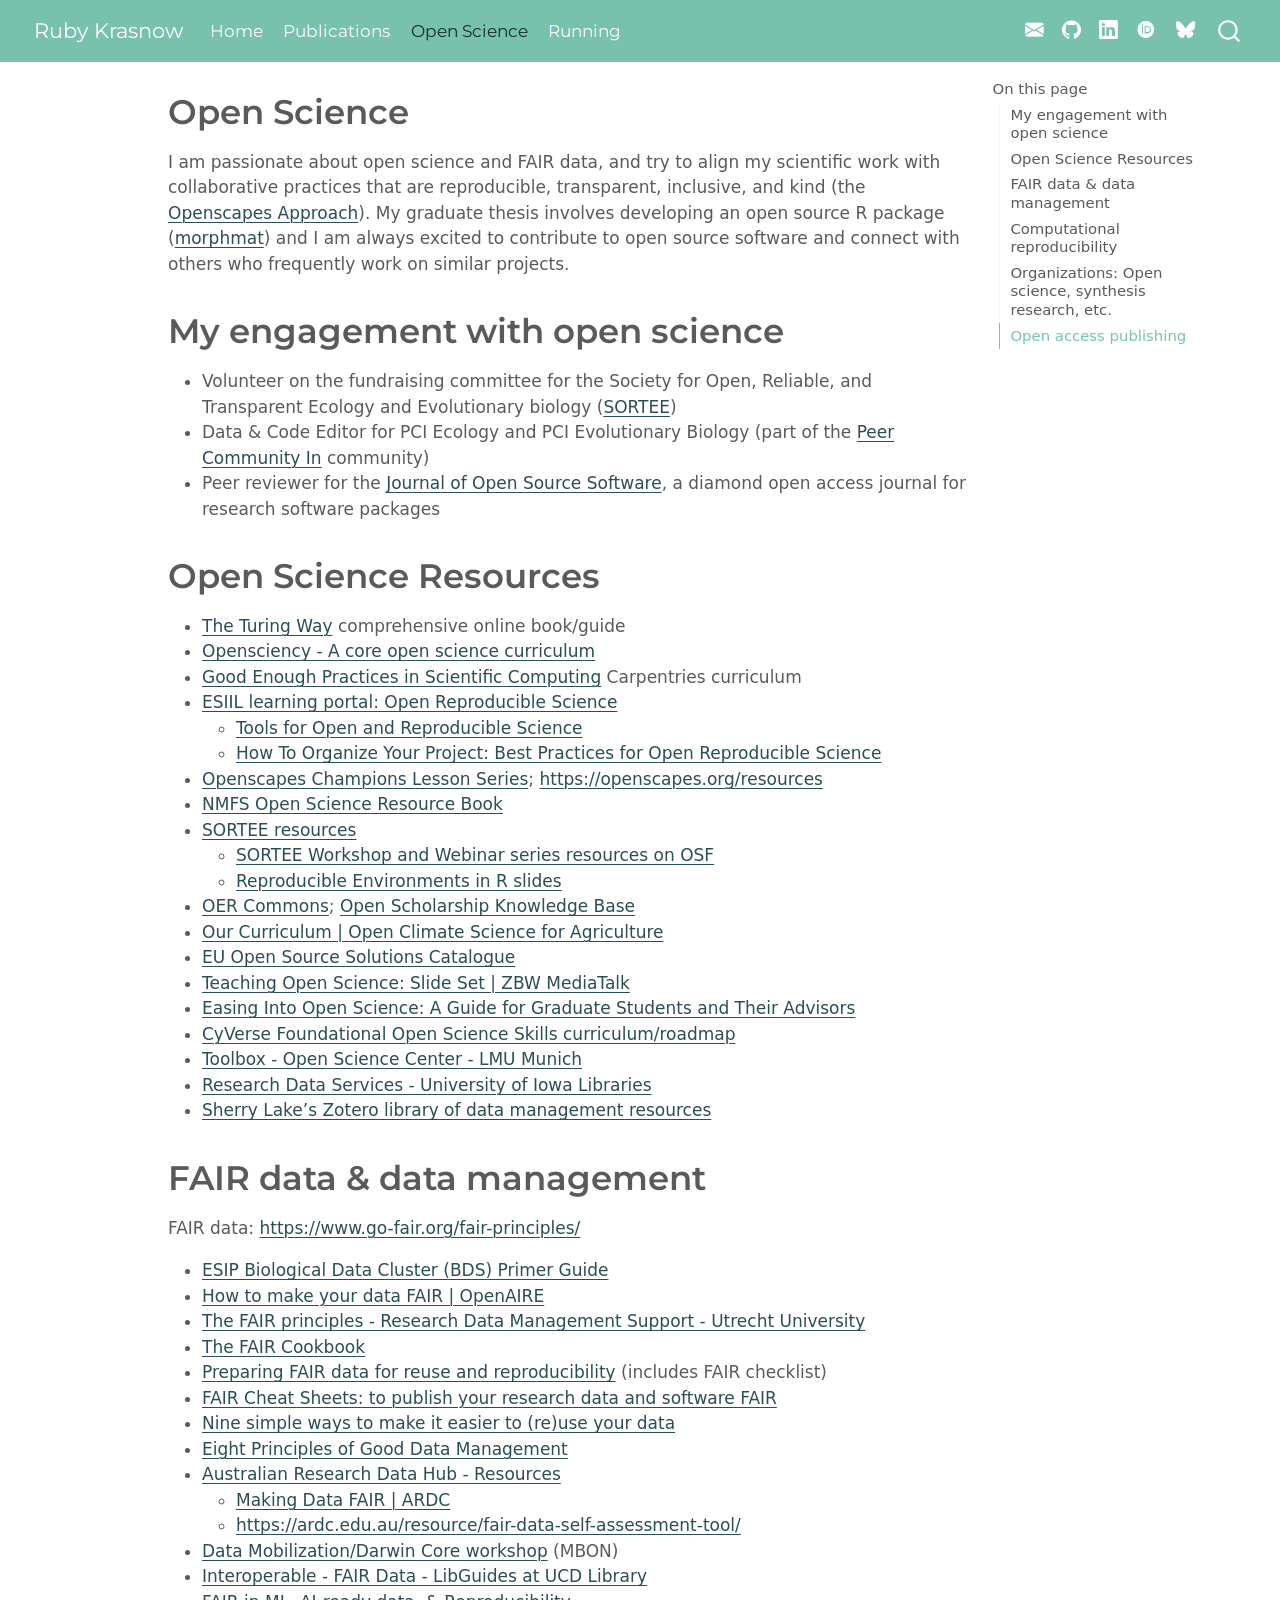
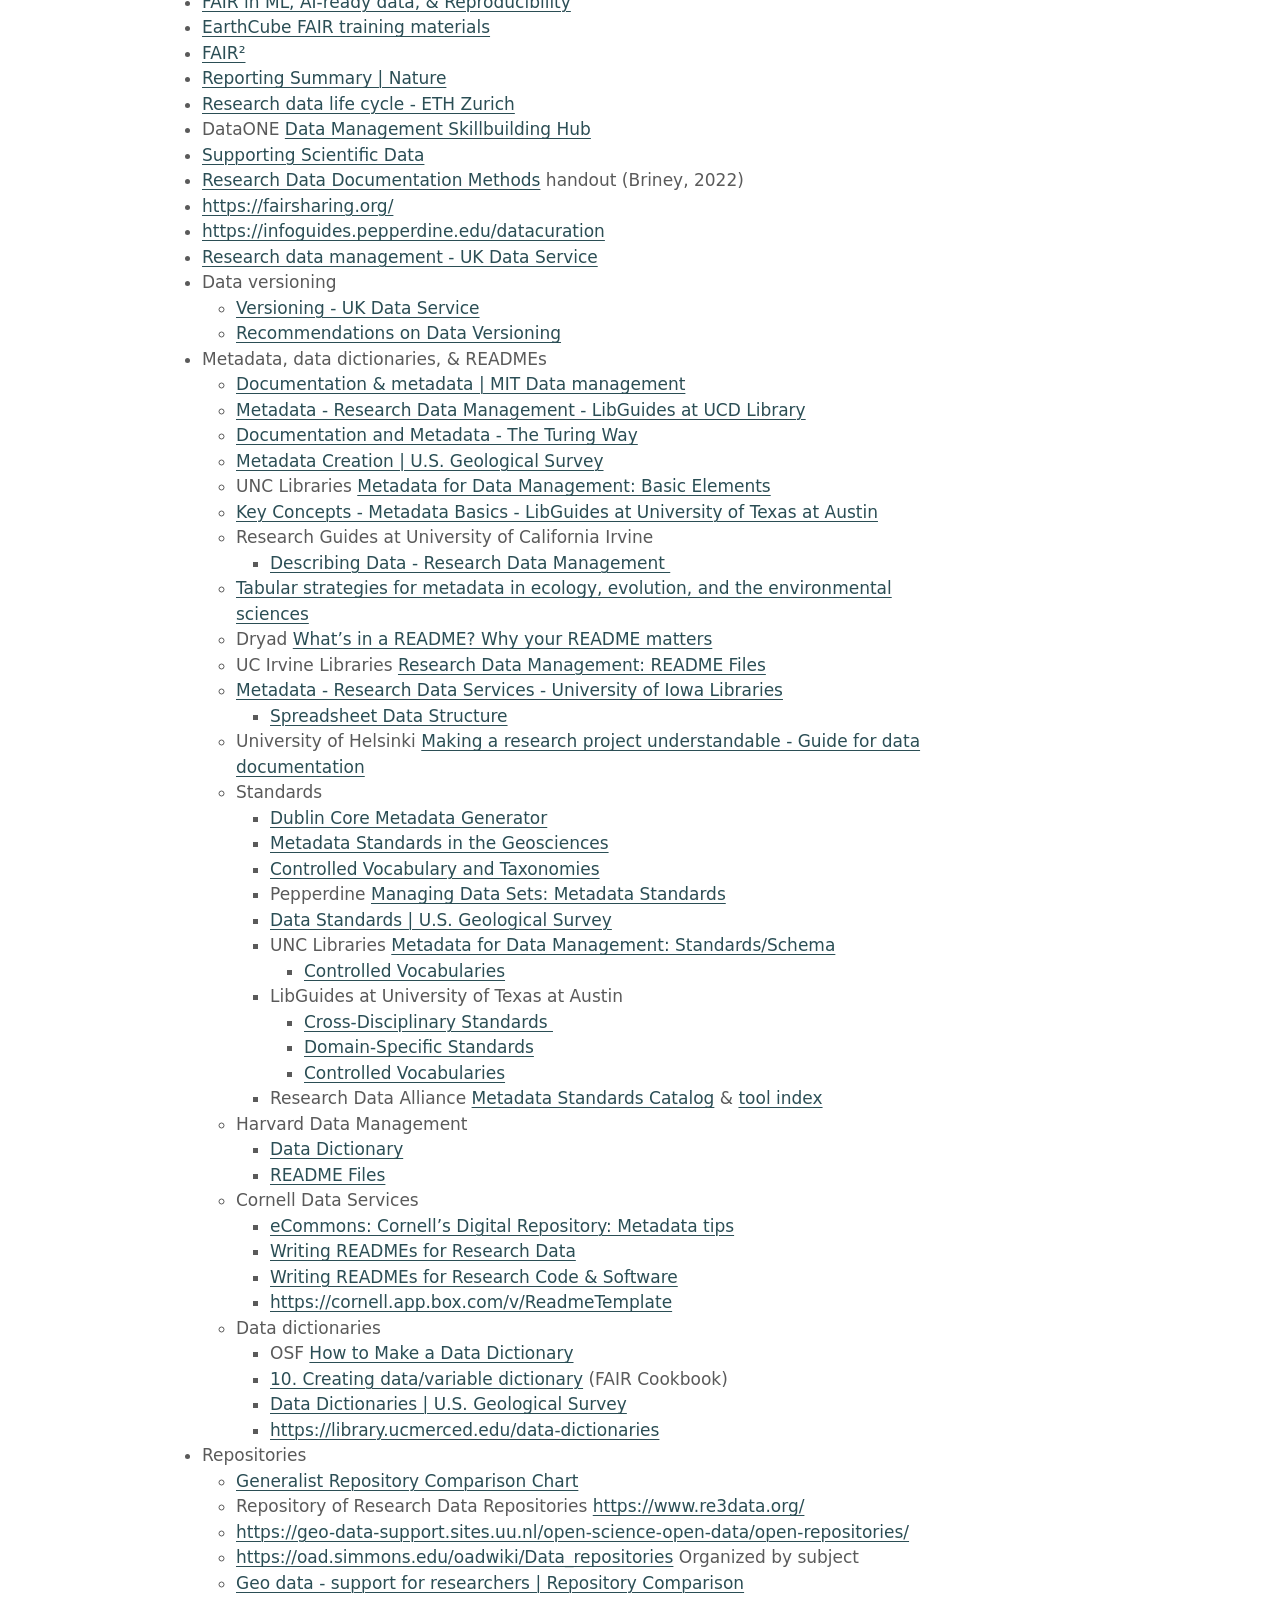
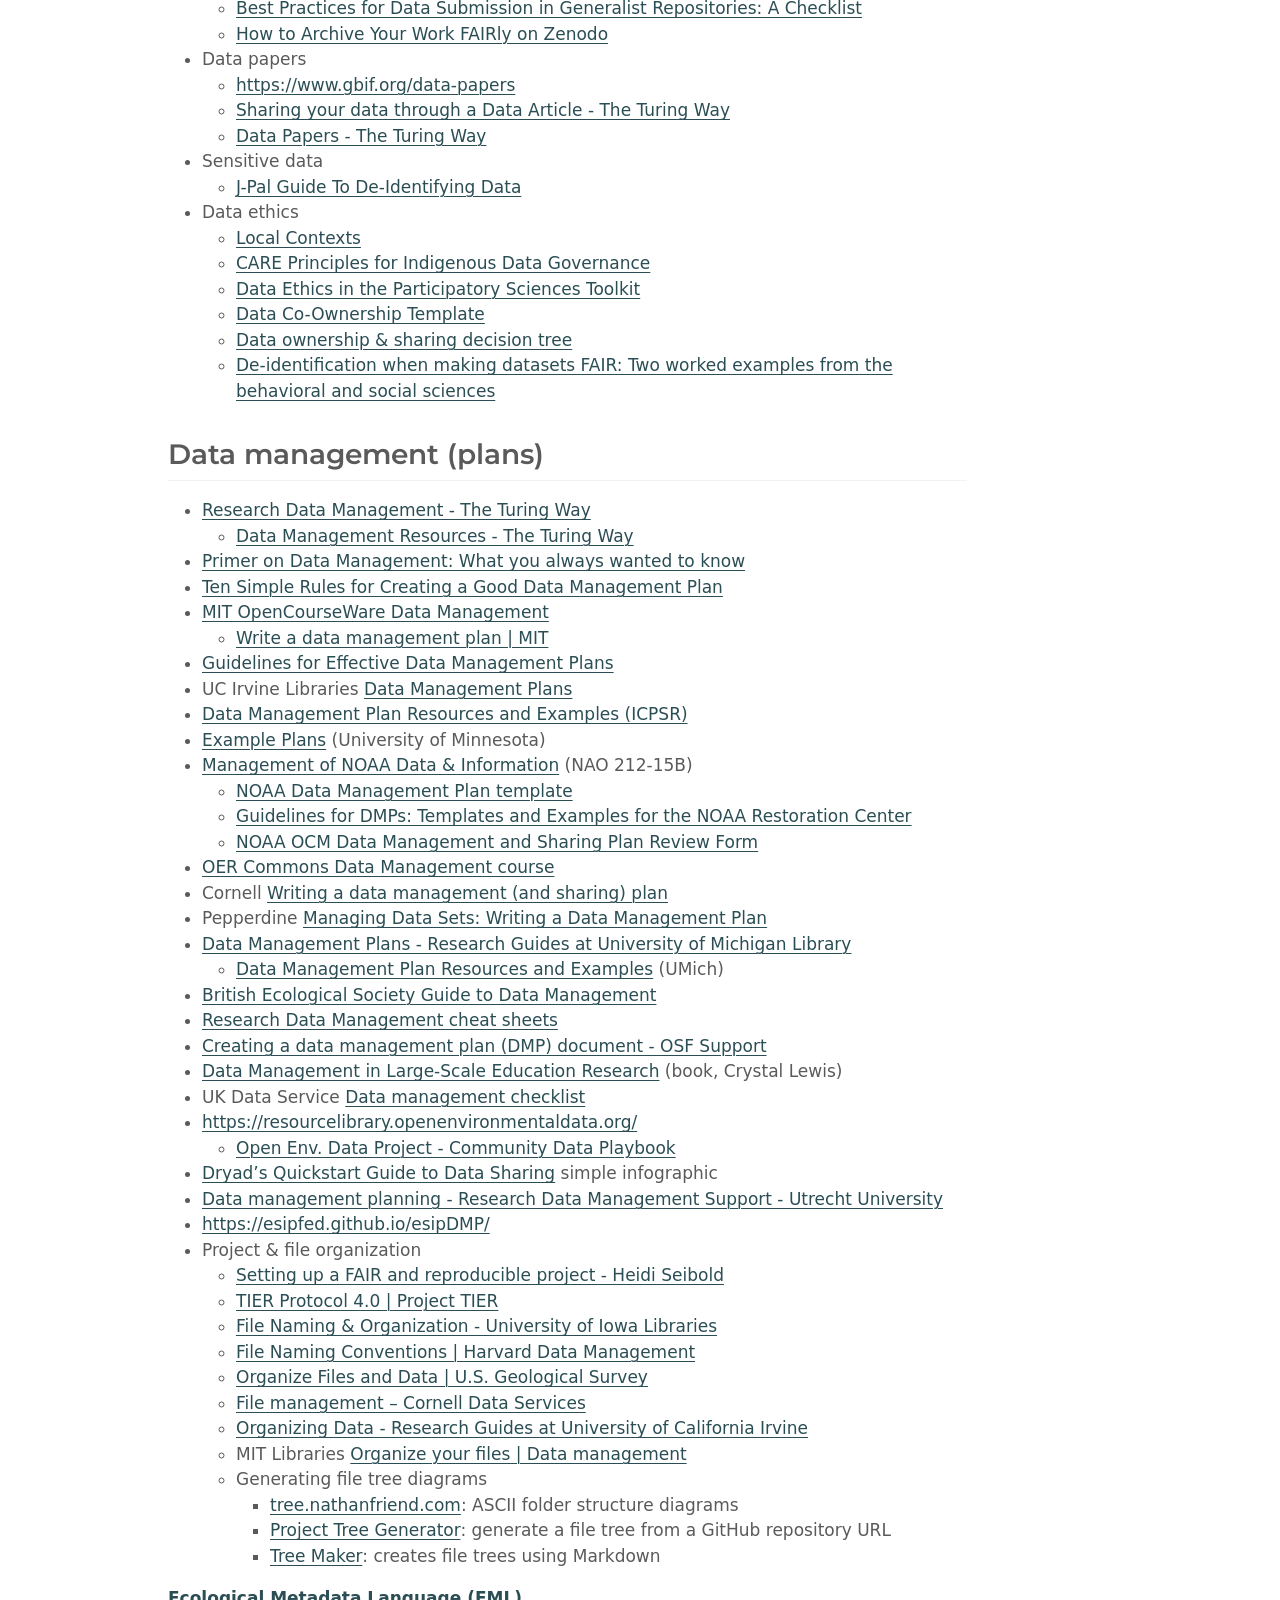
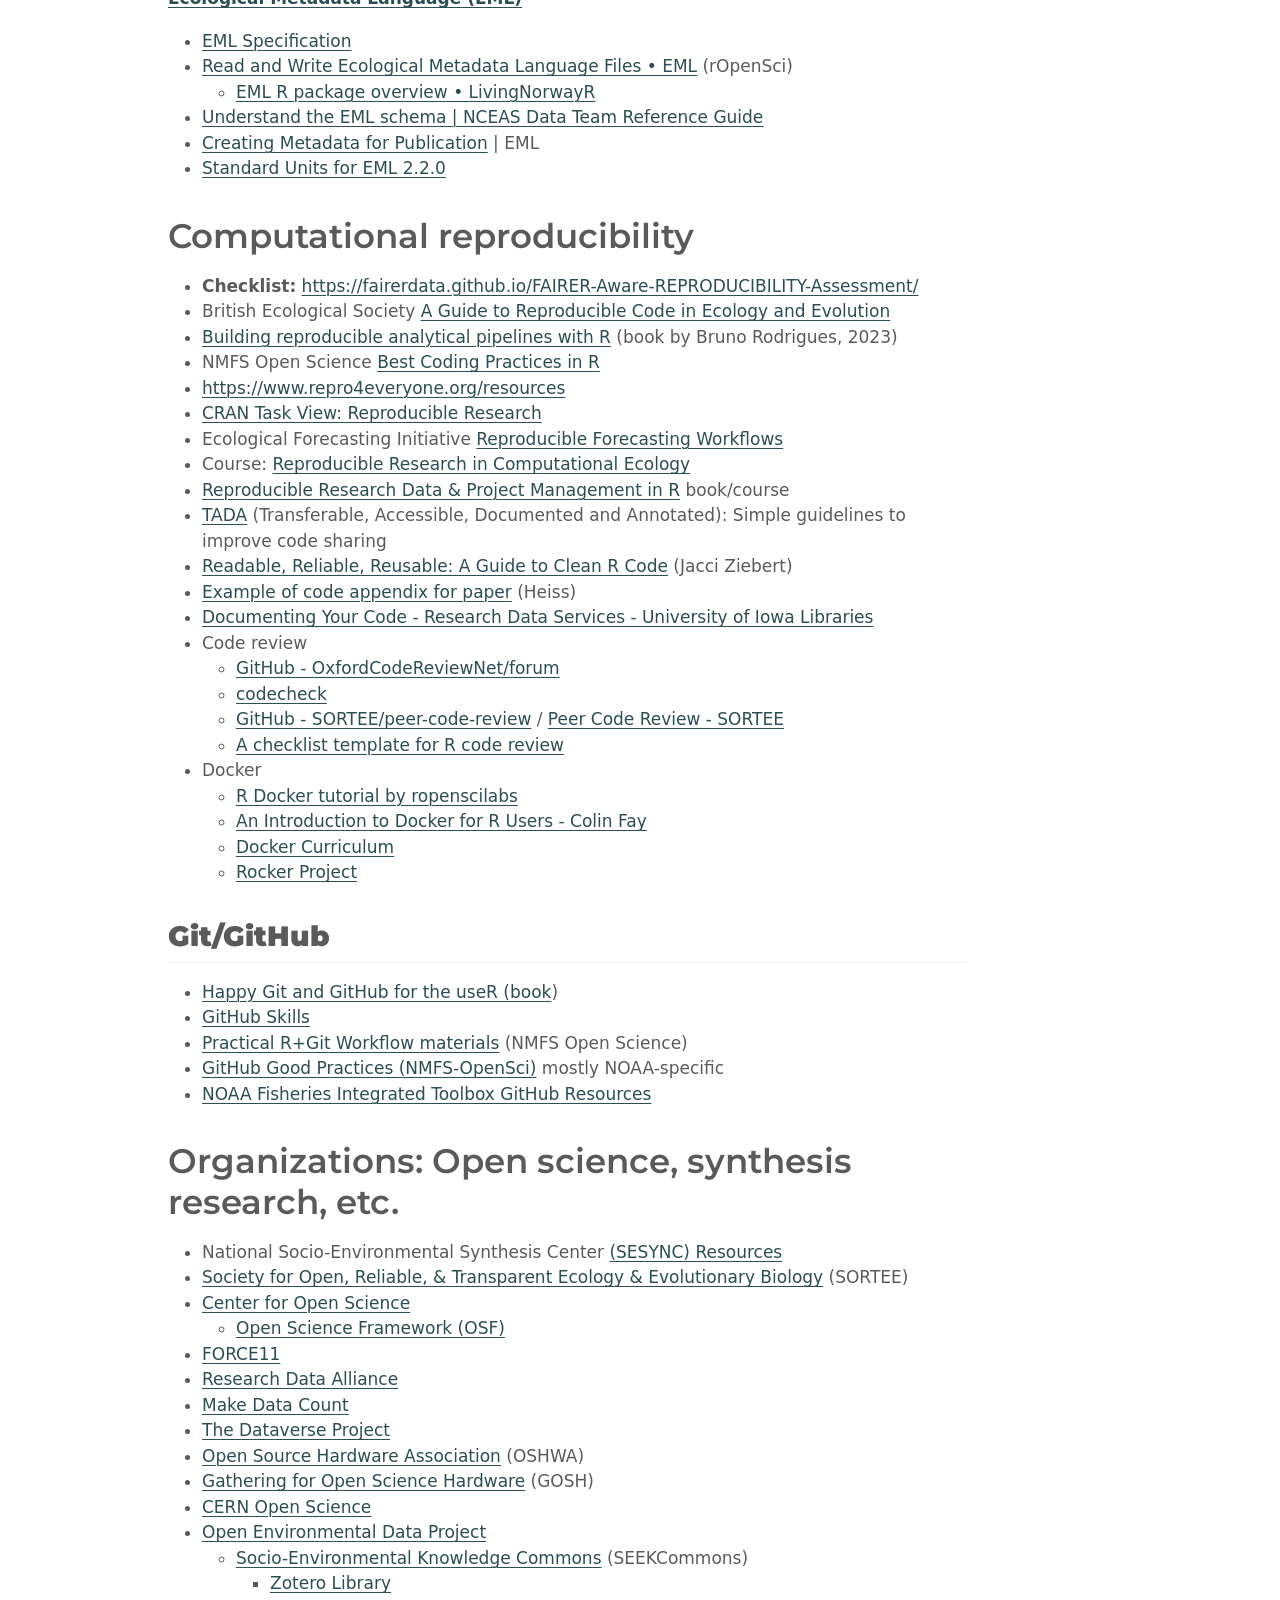
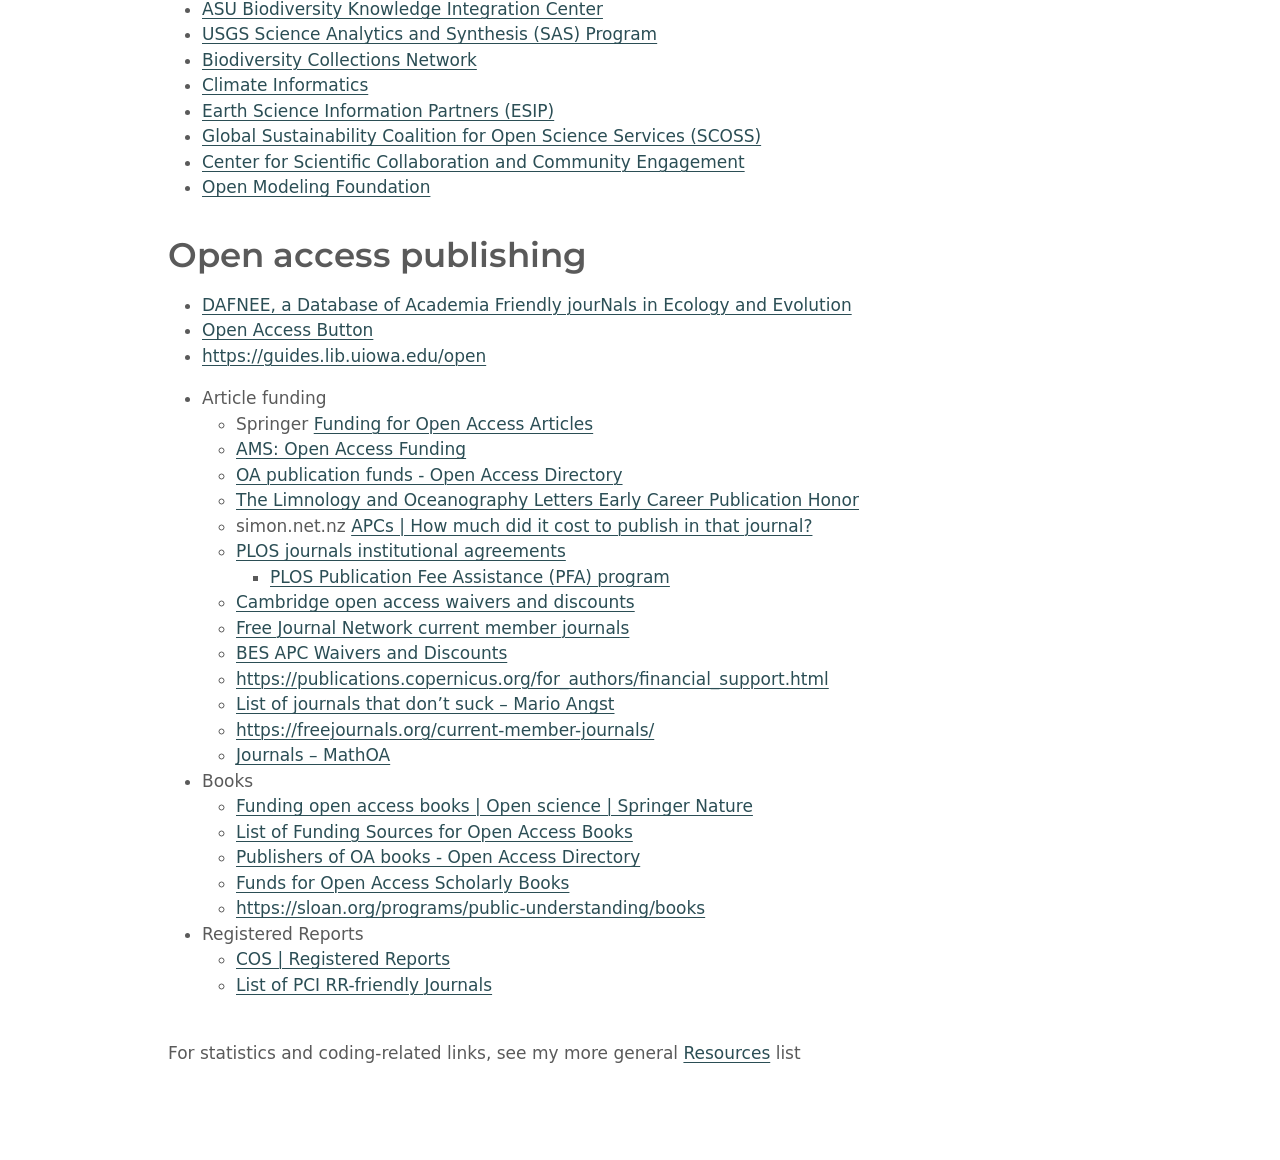
<file: docs/open_science.html>
<!DOCTYPE html>
<html xmlns="http://www.w3.org/1999/xhtml" lang="en" xml:lang="en"><head>

<meta charset="utf-8">
<meta name="generator" content="quarto-1.8.25">

<meta name="viewport" content="width=device-width, initial-scale=1.0, user-scalable=yes">


<title>Open Science – Ruby Krasnow</title>
<style>
code{white-space: pre-wrap;}
span.smallcaps{font-variant: small-caps;}
div.columns{display: flex; gap: min(4vw, 1.5em);}
div.column{flex: auto; overflow-x: auto;}
div.hanging-indent{margin-left: 1.5em; text-indent: -1.5em;}
ul.task-list{list-style: none;}
ul.task-list li input[type="checkbox"] {
  width: 0.8em;
  margin: 0 0.8em 0.2em -1em; /* quarto-specific, see https://github.com/quarto-dev/quarto-cli/issues/4556 */ 
  vertical-align: middle;
}
</style>


<script src="site_libs/quarto-nav/quarto-nav.js"></script>
<script src="site_libs/quarto-nav/headroom.min.js"></script>
<script src="site_libs/clipboard/clipboard.min.js"></script>
<script src="site_libs/quarto-search/autocomplete.umd.js"></script>
<script src="site_libs/quarto-search/fuse.min.js"></script>
<script src="site_libs/quarto-search/quarto-search.js"></script>
<meta name="quarto:offset" content="./">
<script src="site_libs/quarto-html/quarto.js" type="module"></script>
<script src="site_libs/quarto-html/tabsets/tabsets.js" type="module"></script>
<script src="site_libs/quarto-html/axe/axe-check.js" type="module"></script>
<script src="site_libs/quarto-html/popper.min.js"></script>
<script src="site_libs/quarto-html/tippy.umd.min.js"></script>
<script src="site_libs/quarto-html/anchor.min.js"></script>
<link href="site_libs/quarto-html/tippy.css" rel="stylesheet">
<link href="site_libs/quarto-html/quarto-syntax-highlighting-7b89279ff1a6dce999919e0e67d4d9ec.css" rel="stylesheet" id="quarto-text-highlighting-styles">
<script src="site_libs/bootstrap/bootstrap.min.js"></script>
<link href="site_libs/bootstrap/bootstrap-icons.css" rel="stylesheet">
<link href="site_libs/bootstrap/bootstrap-3f858f51d789cc6423ba19add66c3508.min.css" rel="stylesheet" append-hash="true" id="quarto-bootstrap" data-mode="light">
<link href="site_libs/quarto-contrib/fontawesome6-1.2.0/all.min.css" rel="stylesheet">
<link href="site_libs/quarto-contrib/fontawesome6-1.2.0/latex-fontsize.css" rel="stylesheet">
<script id="quarto-search-options" type="application/json">{
  "location": "navbar",
  "copy-button": false,
  "collapse-after": 3,
  "panel-placement": "end",
  "type": "overlay",
  "limit": 50,
  "keyboard-shortcut": [
    "f",
    "/",
    "s"
  ],
  "show-item-context": false,
  "language": {
    "search-no-results-text": "No results",
    "search-matching-documents-text": "matching documents",
    "search-copy-link-title": "Copy link to search",
    "search-hide-matches-text": "Hide additional matches",
    "search-more-match-text": "more match in this document",
    "search-more-matches-text": "more matches in this document",
    "search-clear-button-title": "Clear",
    "search-text-placeholder": "",
    "search-detached-cancel-button-title": "Cancel",
    "search-submit-button-title": "Submit",
    "search-label": "Search"
  }
}</script>


<link rel="stylesheet" href="styles.css">
</head>

<body class="nav-fixed quarto-light">

<div id="quarto-search-results"></div>
  <header id="quarto-header" class="headroom fixed-top">
    <nav class="navbar navbar-expand-lg " data-bs-theme="dark">
      <div class="navbar-container container-fluid">
      <div class="navbar-brand-container mx-auto">
    <a href="./index.html" class="navbar-brand navbar-brand-logo">
    </a>
    <a class="navbar-brand" href="./index.html">
    <span class="navbar-title">Ruby Krasnow</span>
    </a>
  </div>
            <div id="quarto-search" class="" title="Search"></div>
          <button class="navbar-toggler" type="button" data-bs-toggle="collapse" data-bs-target="#navbarCollapse" aria-controls="navbarCollapse" role="menu" aria-expanded="false" aria-label="Toggle navigation" onclick="if (window.quartoToggleHeadroom) { window.quartoToggleHeadroom(); }">
  <span class="navbar-toggler-icon"></span>
</button>
          <div class="collapse navbar-collapse" id="navbarCollapse">
            <ul class="navbar-nav navbar-nav-scroll me-auto">
  <li class="nav-item">
    <a class="nav-link" href="./index.html"> 
<span class="menu-text">Home</span></a>
  </li>  
  <li class="nav-item">
    <a class="nav-link" href="./pubs.html"> 
<span class="menu-text">Publications</span></a>
  </li>  
  <li class="nav-item">
    <a class="nav-link active" href="./open_science.html" aria-current="page"> 
<span class="menu-text">Open Science</span></a>
  </li>  
  <li class="nav-item">
    <a class="nav-link" href="./running.html"> 
<span class="menu-text">Running</span></a>
  </li>  
</ul>
            <ul class="navbar-nav navbar-nav-scroll ms-auto">
  <li class="nav-item compact">
    <a class="nav-link" href="mailto:rubykrasnow@gmail.com"> <i class="bi bi-envelope-fill" role="img">
</i> 
<span class="menu-text"></span></a>
  </li>  
  <li class="nav-item compact">
    <a class="nav-link" href="https://github.com/rmk118"> <i class="bi bi-github" role="img">
</i> 
<span class="menu-text"></span></a>
  </li>  
  <li class="nav-item compact">
    <a class="nav-link" href="https://www.linkedin.com/in/ruby-krasnow/"> <i class="bi bi-linkedin" role="img">
</i> 
<span class="menu-text"></span></a>
  </li>  
  <li class="nav-item">
    <a class="nav-link" href="https://orcid.org/0009-0007-0531-8420"> 
<span class="menu-text"><i class="fa-brands fa-orcid" aria-label="orcid"></i></span></a>
  </li>  
  <li class="nav-item">
    <a class="nav-link" href="https://bsky.app/profile/rubyk.bsky.social"> 
<span class="menu-text"><i class="fa-brands fa-bluesky" aria-label="bluesky"></i></span></a>
  </li>  
</ul>
          </div> <!-- /navcollapse -->
            <div class="quarto-navbar-tools">
</div>
      </div> <!-- /container-fluid -->
    </nav>
</header>
<!-- content -->
<div id="quarto-content" class="quarto-container page-columns page-rows-contents page-layout-article page-navbar">
<!-- sidebar -->
<!-- margin-sidebar -->
    <div id="quarto-margin-sidebar" class="sidebar margin-sidebar">
        <nav id="TOC" role="doc-toc" class="toc-active">
    <h2 id="toc-title">On this page</h2>
   
  <ul>
  <li><a href="#my-engagement-with-open-science" id="toc-my-engagement-with-open-science" class="nav-link active" data-scroll-target="#my-engagement-with-open-science">My engagement with open science</a></li>
  <li><a href="#open-science-resources" id="toc-open-science-resources" class="nav-link" data-scroll-target="#open-science-resources">Open Science Resources</a></li>
  <li><a href="#fair-data-data-management" id="toc-fair-data-data-management" class="nav-link" data-scroll-target="#fair-data-data-management">FAIR data &amp; data management</a>
  <ul class="collapse">
  <li><a href="#data-management-plans" id="toc-data-management-plans" class="nav-link" data-scroll-target="#data-management-plans">Data management (plans)</a></li>
  </ul></li>
  <li><a href="#computational-reproducibility" id="toc-computational-reproducibility" class="nav-link" data-scroll-target="#computational-reproducibility">Computational reproducibility</a>
  <ul class="collapse">
  <li><a href="#gitgithub" id="toc-gitgithub" class="nav-link" data-scroll-target="#gitgithub"><strong>Git/GitHub</strong></a></li>
  </ul></li>
  <li><a href="#organizations-open-science-synthesis-research-etc." id="toc-organizations-open-science-synthesis-research-etc." class="nav-link" data-scroll-target="#organizations-open-science-synthesis-research-etc.">Organizations: Open science, synthesis research, etc.</a></li>
  <li><a href="#open-access-publishing" id="toc-open-access-publishing" class="nav-link" data-scroll-target="#open-access-publishing">Open access publishing</a></li>
  </ul>
</nav>
    </div>
<!-- main -->
<main class="content" id="quarto-document-content">

<header id="title-block-header" class="quarto-title-block default">
<div class="quarto-title">
<h1 class="title">Open Science</h1>
</div>



<div class="quarto-title-meta">

    
  
    
  </div>
  


</header>


<p>I am passionate about open science and FAIR data, and try to align my scientific work with collaborative practices that are reproducible, transparent, inclusive, and kind (the <a href="https://openscapes.github.io/approach-guide/">Openscapes Approach</a>). My graduate thesis involves developing an open source R package (<a href="https://github.com/rmk118/morphmat">morphmat</a>) and I am always excited to contribute to open source software and connect with others who frequently work on similar projects.</p>
<section id="my-engagement-with-open-science" class="level1">
<h1>My engagement with open science</h1>
<ul>
<li>Volunteer on the fundraising committee for the Society for Open, Reliable, and Transparent Ecology and Evolutionary biology (<a href="https://www.sortee.org/">SORTEE</a>)</li>
<li>Data &amp; Code Editor for PCI Ecology and PCI Evolutionary Biology (part of the <a href="https://peercommunityin.org/">Peer Community In</a> community)</li>
<li>Peer reviewer for the <a href="https://joss.theoj.org/">Journal of Open Source Software</a>, a diamond open access journal for research software packages</li>
</ul>
</section>
<section id="open-science-resources" class="level1">
<h1>Open Science Resources</h1>
<ul>
<li><a href="https://book.the-turing-way.org/">The Turing Way</a> comprehensive online book/guide</li>
<li><a href="https://opensciency.github.io/sprint-content/">Opensciency - A core open science curriculum</a></li>
<li><a href="https://carpentries-lab.github.io/good-enough-practices/index.html">Good Enough Practices in Scientific Computing</a> Carpentries curriculum&nbsp;</li>
<li><a href="https://cu-esiil-edu.github.io/esiil-learning-portal/shortcourse/pages/01-reproducible-science-tools/open-reproducible-science/01-intro.html">ESIIL learning portal: Open Reproducible Science</a>&nbsp;
<ul>
<li><a href="https://cu-esiil.github.io/pre-innovation-summit-training/3_Tools_for_reproducible_and_open_science/openscience/">Tools for Open and Reproducible Science</a>&nbsp;</li>
<li><a href="https://cu-esiil-edu.github.io/esiil-learning-portal/stars/pages/01-reproducible-science-tools/open-reproducible-science/03-best-practices.html">How To Organize Your Project: Best Practices for Open Reproducible Science</a></li>
</ul></li>
<li><a href="https://openscapes.github.io/series/">Openscapes Champions Lesson Series</a>; <a href="https://openscapes.org/resources" class="uri">https://openscapes.org/resources</a>&nbsp;</li>
<li><a href="https://github.com/nmfs-opensci/ResourceBook">NMFS Open Science Resource Book</a></li>
<li><a href="https://www.sortee.org/other_resources/">SORTEE resources</a>
<ul>
<li><a href="https://osf.io/j92mx/files/osfstorage">SORTEE Workshop and Webinar series resources on OSF</a>&nbsp;</li>
<li><a href="https://cecibaldoni.quarto.pub/introduction-to-reproducible-coding-environment/#/title-slide">Reproducible Environments in R slides</a></li>
</ul></li>
<li><a href="https://www.oercommons.org">OER Commons</a>; <a href="https://www.oercommons.org/hubs/OSKB">Open Scholarship Knowledge Base</a></li>
<li><a href="https://openclimatescience.github.io/curriculum">Our Curriculum | Open Climate Science for Agriculture</a>&nbsp;</li>
<li><a href="https://interoperable-europe.ec.europa.eu/eu-oss-catalogue">EU Open Source Solutions Catalogue</a>&nbsp;&nbsp;</li>
<li><a href="https://www.zbw-mediatalk.eu/2025/05/teaching-open-science-slide-set-supports-lecturers/">Teaching Open Science: Slide Set | ZBW MediaTalk</a>&nbsp;</li>
<li><a href="https://doi.org/10.1525/collabra.18684">Easing Into Open Science: A Guide for Graduate Students and Their Advisors</a></li>
<li><a href="https://foss.cyverse.org/">CyVerse Foundational Open Science Skills curriculum/roadmap</a></li>
<li><a href="https://www.osc.uni-muenchen.de/toolbox/index.html">Toolbox - Open Science Center - LMU Munich</a>&nbsp;</li>
<li><a href="https://www.lib.uiowa.edu/data/">Research Data Services - University of Iowa Libraries</a>&nbsp;</li>
<li><a href="https://www.zotero.org/groups/361046/research_data_management_services/library">Sherry Lake’s Zotero library of data management resources</a></li>
</ul>
</section>
<section id="fair-data-data-management" class="level1">
<h1>FAIR data &amp; data management</h1>
<p>FAIR data: <a href="https://www.go-fair.org/fair-principles/" class="uri">https://www.go-fair.org/fair-principles/</a>&nbsp;</p>
<ul>
<li><a href="https://esipfed.github.io/bds-primer-best-practices/">ESIP Biological Data Cluster (BDS) Primer Guide</a></li>
<li><a href="https://www.openaire.eu/how-to-make-your-data-fair">How to make your data FAIR | OpenAIRE</a>&nbsp;</li>
<li><a href="https://www.uu.nl/en/research/research-data-management/guides/how-to-make-your-data-fair">The FAIR principles - Research Data Management Support - Utrecht University</a>&nbsp;</li>
<li><a href="https://faircookbook.elixir-europe.org/content/home.html">The FAIR Cookbook</a></li>
<li><a href="https://data.research.cornell.edu/data-management/sharing/fair/">Preparing FAIR data for reuse and reproducibility</a> (includes FAIR checklist)</li>
<li><a href="https://www.uu.nl/en/research/research-data-management/tools/fair-cheatsheets-to-publish-your-research-data-and-software-fair">FAIR Cheat Sheets: to publish your research data and software FAIR</a></li>
<li><a href="https://ojs.library.queensu.ca/index.php/IEE/article/view/4608">Nine simple ways to make it easier to (re)use your data</a></li>
<li><a href="https://www.teaguehenry.com/strings-not-factors/2021/2/21/eight-principles-of-good-data-management">Eight Principles of Good Data Management</a></li>
<li><a href="https://ardc.edu.au/resource-hub/">Australian Research Data Hub - Resources</a>
<ul>
<li><a href="https://ardc.edu.au/resource-hub/making-data-fair/">Making Data FAIR | ARDC</a>&nbsp;</li>
<li><a href="https://ardc.edu.au/resource/fair-data-self-assessment-tool/" class="uri">https://ardc.edu.au/resource/fair-data-self-assessment-tool/</a>&nbsp;</li>
</ul></li>
<li><a href="https://ioos.github.io/mbon_data_workshop_2025/index.html">Data Mobilization/Darwin Core workshop</a> (MBON)</li>
<li><a href="https://libguides.ucd.ie/FAIR/interoperable">Interoperable - FAIR Data - LibGuides at UCD Library</a>&nbsp;</li>
<li><a href="https://www.farr-rcn.org/resources">FAIR in ML, AI-ready data, &amp; Reproducibility</a></li>
<li><a href="https://www.earthcube.org/fair-training-materials">EarthCube FAIR training materials</a></li>
<li><a href="https://www.fair2.ai/">FAIR²</a></li>
<li><a href="https://www.nature.com/documents/nr-reporting-summary-flat.pdf">Reporting Summary | Nature</a>&nbsp;</li>
<li><a href="https://library.ethz.ch/en/researching-and-publishing/data-management-and-policies/research-data-management/research-data-life-cycle.html">Research data life cycle - ETH Zurich</a>&nbsp;</li>
<li>DataONE <a href="https://dataoneorg.github.io/Education/">Data Management Skillbuilding Hub</a></li>
<li><a href="https://johnborghi.github.io/Supporting_Scientific_Data/">Supporting Scientific Data</a></li>
<li><a href="https://doi.org/10.7907/rt4k-2d76">Research Data Documentation Methods</a> handout (Briney, 2022)</li>
<li><a href="https://fairsharing.org/" class="uri">https://fairsharing.org/</a></li>
<li><a href="https://infoguides.pepperdine.edu/datacuration" class="uri">https://infoguides.pepperdine.edu/datacuration</a></li>
<li><a href="https://ukdataservice.ac.uk/learning-hub/research-data-management/">Research data management - UK Data Service</a>&nbsp;</li>
<li>Data versioning
<ul>
<li><a href="https://ukdataservice.ac.uk/learning-hub/research-data-management/format-your-data/versioning/">Versioning - UK Data Service</a>&nbsp;</li>
<li><a href="https://doi.org/10.5281/zenodo.13743875">Recommendations on Data Versioning</a>&nbsp;</li>
</ul></li>
<li>Metadata, data dictionaries, &amp; READMEs
<ul>
<li><a href="https://libraries.mit.edu/data-management/store/documentation/">Documentation &amp; metadata | MIT Data management</a>&nbsp;</li>
<li><a href="https://libguides.ucd.ie/data/metadata">Metadata - Research Data Management - LibGuides at UCD Library</a></li>
<li><a href="https://book.the-turing-way.org/reproducible-research/rdm/rdm-metadata">Documentation and Metadata - The Turing Way</a></li>
<li><a href="https://www.usgs.gov/data-management/metadata-creation">Metadata Creation | U.S. Geological Survey</a>&nbsp;</li>
<li>UNC Libraries <a href="https://guides.lib.unc.edu/metadata/basic-elements">Metadata for Data Management: Basic Elements</a>&nbsp;</li>
<li><a href="https://guides.lib.utexas.edu/metadata-basics/key-concepts">Key Concepts - Metadata Basics - LibGuides at University of Texas at Austin</a>&nbsp;</li>
<li>Research Guides at University of California Irvine&nbsp;
<ul>
<li><a href="https://guides.lib.uci.edu/datamanagement/describe">Describing Data - Research Data Management&nbsp;</a></li>
</ul></li>
<li><a href="https://doi.org/10.1002/ece3.9245">Tabular strategies for metadata in ecology, evolution, and the environmental sciences</a>&nbsp;</li>
<li>Dryad <a href="https://blog.datadryad.org/2025/09/09/whats-in-a-readme-why-your-readme-matters-and-how-to-create-the-best-one-possible/">What’s in a README? Why your README matters</a></li>
<li>UC Irvine Libraries <a href="https://guides.lib.uci.edu/datamanagement/readme">Research Data Management: README Files</a>&nbsp;</li>
<li><a href="https://www.lib.uiowa.edu/data/share/metadata/">Metadata - Research Data Services - University of Iowa Libraries</a>&nbsp;
<ul>
<li><a href="https://www.lib.uiowa.edu/data/manage/data-structure/">Spreadsheet Data Structure</a>&nbsp;</li>
</ul></li>
<li>University of Helsinki <a href="https://doi.org/10.5281/zenodo.1683181">Making a research project understandable - Guide for data documentation</a></li>
<li>Standards
<ul>
<li><a href="http://nsteffel.github.io/dublin_core_generator/">Dublin Core Metadata Generator</a>&nbsp;</li>
<li><a href="https://geo-data-support.sites.uu.nl/data-management/metadata/">Metadata Standards in the Geosciences</a>&nbsp;</li>
<li><a href="https://geo-data-support.sites.uu.nl/open-science-open-data/controlled-vocabulary-and-taxonomies/">Controlled Vocabulary and Taxonomies</a>&nbsp;</li>
<li>Pepperdine <a href="https://infoguides.pepperdine.edu/c.php?g=287502&amp;p=1916453">Managing Data Sets: Metadata Standards</a>&nbsp;</li>
<li><a href="https://www.usgs.gov/data-management/data-standards">Data Standards | U.S. Geological Survey</a>&nbsp;</li>
<li>UNC Libraries <a href="https://guides.lib.unc.edu/metadata/standards">Metadata for Data Management: Standards/Schema</a>&nbsp;
<ul>
<li><a href="https://guides.lib.unc.edu/metadata/controlled-vocab">Controlled Vocabularies</a>&nbsp;</li>
</ul></li>
<li>LibGuides at University of Texas at Austin
<ul>
<li><a href="https://guides.lib.utexas.edu/metadata-basics/general-standards">Cross-Disciplinary Standards&nbsp;</a></li>
<li><a href="https://guides.lib.utexas.edu/metadata-basics/domain-standards">Domain-Specific Standards</a>&nbsp;&nbsp;</li>
<li><a href="https://guides.lib.utexas.edu/metadata-basics/controlled-vocabs">Controlled Vocabularies</a></li>
</ul></li>
<li>Research Data Alliance <a href="https://rdamsc.bath.ac.uk/">Metadata Standards Catalog</a> &amp; <a href="https://rdamsc.bath.ac.uk/tool-index">tool index</a></li>
</ul></li>
<li>Harvard Data Management
<ul>
<li><a href="https://datamanagement.hms.harvard.edu/collect-analyze/documentation-metadata/data-dictionary">Data Dictionary</a></li>
<li><a href="https://datamanagement.hms.harvard.edu/collect-analyze/documentation-metadata/readme-files">README Files</a></li>
</ul></li>
<li>Cornell Data Services
<ul>
<li><a href="https://guides.library.cornell.edu/ecommons/metadata">eCommons: Cornell’s Digital Repository: Metadata tips</a>&nbsp;</li>
<li><a href="https://data.research.cornell.edu/data-management/sharing/readme/">Writing READMEs for Research Data</a>&nbsp;</li>
<li><a href="https://data.research.cornell.edu/data-management/sharing/writing-readmes-for-research-code-software/">Writing READMEs for Research Code &amp; Software</a>&nbsp;</li>
<li><a href="https://cornell.app.box.com/v/ReadmeTemplate" class="uri">https://cornell.app.box.com/v/ReadmeTemplate</a></li>
</ul></li>
<li>Data dictionaries
<ul>
<li>OSF <a href="https://help.osf.io/article/217-how-to-make-a-data-dictionary">How to Make a Data Dictionary</a></li>
<li><a href="https://faircookbook.elixir-europe.org/content/recipes/interoperability/creating-data-dictionary.html">10. Creating data/variable dictionary</a> (FAIR Cookbook)&nbsp;</li>
<li><a href="https://www.usgs.gov/data-management/data-dictionaries">Data Dictionaries | U.S. Geological Survey</a>&nbsp;</li>
<li><a href="https://library.ucmerced.edu/data-dictionaries" class="uri">https://library.ucmerced.edu/data-dictionaries</a>&nbsp;</li>
</ul></li>
</ul></li>
<li>Repositories
<ul>
<li><a href="https://zenodo.org/records/7946938">Generalist Repository Comparison Chart</a>&nbsp;</li>
<li>Repository of Research Data Repositories <a href="https://www.re3data.org/" class="uri">https://www.re3data.org/</a>&nbsp;</li>
<li><a href="https://geo-data-support.sites.uu.nl/open-science-open-data/open-repositories/" class="uri">https://geo-data-support.sites.uu.nl/open-science-open-data/open-repositories/</a>&nbsp;</li>
<li><a href="https://oad.simmons.edu/oadwiki/Data_repositories" class="uri">https://oad.simmons.edu/oadwiki/Data_repositories</a> Organized by subject</li>
<li><a href="https://geo-data-support.sites.uu.nl/open-science-open-data/repository-comparison/">Geo data - support for researchers | Repository Comparison</a>&nbsp;</li>
<li><a href="https://doi.org/10.5281/zenodo.14278906">Best Practices for Data Submission in Generalist Repositories: A Checklist</a></li>
<li><a href="https://zenodo.org/records/7433237">How to Archive Your Work FAIRly on Zenodo</a></li>
</ul></li>
<li>Data papers
<ul>
<li><a href="https://www.gbif.org/data-papers" class="uri">https://www.gbif.org/data-papers</a>&nbsp;</li>
<li><a href="https://book.the-turing-way.org/reproducible-research/rdm/rdm-article">Sharing your data through a Data Article - The Turing Way</a></li>
<li><a href="https://book.the-turing-way.org/communication/dif-articles/data">Data Papers - The Turing Way</a>&nbsp;</li>
</ul></li>
<li>Sensitive data
<ul>
<li><a href="https://www.povertyactionlab.org/sites/default/files/research-resources/J-PAL-guide-to-deidentifying-data.pdf">J-Pal Guide To De-Identifying Data</a></li>
</ul></li>
<li>Data ethics
<ul>
<li><a href="https://localcontexts.org/">Local Contexts</a></li>
<li><a href="https://www.gida-global.org/care">CARE Principles for Indigenous Data Governance</a></li>
<li><a href="https://participatorysciences.org/resources/data-ethics/">Data Ethics in the Participatory Sciences Toolkit</a></li>
<li><a href="https://resourcelibrary.openenvironmentaldata.org/tools-and-templates/data-co-ownership-template/">Data Co-Ownership Template</a>&nbsp;</li>
<li><a href="https://hdl.handle.net/11299/269486">Data ownership &amp; sharing decision tree</a>&nbsp;</li>
<li><a href="https://doi.org/10.17605/OSF.IO/EQBD3">De-identification when making datasets FAIR: Two worked examples from the behavioral and social sciences</a></li>
</ul></li>
</ul>
<section id="data-management-plans" class="level2">
<h2 class="anchored" data-anchor-id="data-management-plans">Data management (plans)</h2>
<ul>
<li><a href="https://book.the-turing-way.org/reproducible-research/rdm">Research Data Management - The Turing Way</a>&nbsp;
<ul>
<li><a href="https://book.the-turing-way.org/reproducible-research/rdm/rdm-resources">Data Management Resources - The Turing Way</a>&nbsp;</li>
</ul></li>
<li><a href="https://doi.org/10.5060/D2251G48">Primer on Data Management: What you always wanted to know</a>&nbsp;</li>
<li><a href="https://doi.org/10.1371/journal.pcbi.1004525">Ten Simple Rules for Creating a Good Data Management Plan</a></li>
<li><a href="https://ocw.mit.edu/courses/res-str-002-data-management-spring-2016/">MIT OpenCourseWare Data Management</a>
<ul>
<li><a href="https://libraries.mit.edu/data-management/plan/write/">Write a data management plan | MIT</a></li>
</ul></li>
<li><a href="http://www.icpsr.umich.edu/icpsrweb/content/datamanagement/dmp/index.html">Guidelines for Effective Data Management Plans</a></li>
<li>UC Irvine Libraries <a href="https://guides.lib.uci.edu/datamanagement/plan">Data Management Plans</a>&nbsp;</li>
<li><a href="http://www.icpsr.umich.edu/icpsrweb/content/datamanagement/dmp/resources.html">Data Management Plan Resources and Examples (ICPSR)</a></li>
<li><a href="https://www.lib.umn.edu/datamanagement/dmp-examples-umn-researchers">Example Plans</a> (University of Minnesota)</li>
<li><a href="https://nosc.noaa.gov/EDMC/data-management-handbook.php">Management of NOAA Data &amp; Information</a> (NAO 212-15B)
<ul>
<li><a href="https://www.fisheries.noaa.gov/inportserve/waf/noaa/nos/co-ops/dmp/pdf/69283.pdf">NOAA Data Management Plan template</a></li>
<li><a href="https://www.michiganseagrant.org/wp-content/uploads/2023/12/Data-Management-Plan.pdf">Guidelines for DMPs: Templates and Examples for the NOAA Restoration Center</a>&nbsp;</li>
<li><a href="https://doa.wi.gov/DIR/Coastal_NOAA-Data-Management-Form.pdf">NOAA OCM Data Management and Sharing Plan Review Form</a>&nbsp;</li>
</ul></li>
<li><a href="https://oercommons.org/courses/data-management">OER Commons Data Management course</a>&nbsp;</li>
<li>Cornell <a href="https://data.research.cornell.edu/data-management/planning/data-management-plan/">Writing a data management (and sharing) plan</a>&nbsp;</li>
<li>Pepperdine <a href="https://infoguides.pepperdine.edu/c.php?g=287502&amp;p=1916458">Managing Data Sets: Writing a Data Management Plan</a>&nbsp;</li>
<li><a href="https://guides.lib.umich.edu/engin-dmp">Data Management Plans - Research Guides at University of Michigan Library</a>&nbsp;
<ul>
<li><a href="https://www.icpsr.umich.edu/web/pages/datamanagement/dmp/resources.html">Data Management Plan Resources and Examples</a> (UMich)&nbsp;</li>
</ul></li>
<li><a href="https://www.britishecologicalsociety.org/wp-content/uploads/2019/06/BES-Guide-Data-Management-2019.pdf">British Ecological Society Guide to Data Management</a>&nbsp;</li>
<li><a href="https://researchdata.unibas.ch/fileadmin/user_upload/researchdata/FastGuide_v1_print_1_.pdf">Research Data Management cheat sheets</a>&nbsp;</li>
<li><a href="https://help.osf.io/article/144-creating-a-data-management-plan-dmp-document">Creating a data management plan (DMP) document - OSF Support</a>&nbsp;</li>
<li><a href="https://datamgmtinedresearch.com/">Data Management in Large-Scale Education Research</a> (book, Crystal Lewis)</li>
<li>UK Data Service <a href="https://ukdataservice.ac.uk/learning-hub/research-data-management/plan-to-share/checklist/">Data management checklist</a>&nbsp;</li>
<li><a href="https://resourcelibrary.openenvironmentaldata.org/" class="uri">https://resourcelibrary.openenvironmentaldata.org/</a>&nbsp;
<ul>
<li><a href="https://openenvironmentaldataproject.substack.com/p/the-community-data-playbook">Open Env. Data Project - Community Data Playbook</a>&nbsp;</li>
</ul></li>
<li><a href="https://datadryad.org/docs/QuickstartGuideToDataSharing.pdf">Dryad’s Quickstart Guide to Data Sharing</a> simple infographic</li>
<li><a href="https://www.uu.nl/en/research/research-data-management/guides/data-management-planning">Data management planning - Research Data Management Support - Utrecht University</a>&nbsp;</li>
<li><a href="https://esipfed.github.io/esipDMP/" class="uri">https://esipfed.github.io/esipDMP/</a>&nbsp;</li>
<li>Project &amp; file organization
<ul>
<li><a href="https://heidiseibold.com/2024/03/08/setting-up-a-fair-and-reproducible-project.html">Setting up a FAIR and reproducible project - Heidi Seibold</a></li>
<li><a href="https://www.projecttier.org/tier-protocol/protocol-4-0/">TIER Protocol 4.0 | Project TIER</a>&nbsp;</li>
<li><a href="https://www.lib.uiowa.edu/data/manage/file-naming/">File Naming &amp; Organization - University of Iowa Libraries</a>&nbsp;</li>
<li><a href="https://datamanagement.hms.harvard.edu/plan-design/file-naming-conventions">File Naming Conventions | Harvard Data Management</a>&nbsp;</li>
<li><a href="https://www.usgs.gov/data-management/organize-files-and-data">Organize Files and Data | U.S. Geological Survey</a></li>
<li><a href="https://data.research.cornell.edu/data-management/storing-and-managing/file-management/">File management – Cornell Data Services</a>&nbsp;</li>
<li><a href="https://guides.lib.uci.edu/datamanagement/organize">Organizing Data - Research Guides at University of California Irvine</a>&nbsp;</li>
<li>MIT Libraries <a href="https://libraries.mit.edu/data-management/store/organize/">Organize your files | Data management</a></li>
<li>Generating file tree diagrams
<ul>
<li><a href="https://substack.com/redirect/d4e30b6a-ef52-4d8f-b13e-c3636546ca23?j=eyJ1IjoiNXhkNXI0In0.A1rwJdxSEF2MRfvNi52jI25icC2syKX9l-X3317KAxo">tree.nathanfriend.com</a>: ASCII folder structure diagrams</li>
<li><a href="https://woochanleee.github.io/project-tree-generator/">Project Tree Generator</a>: generate a file tree from a GitHub repository URL</li>
<li><a href="https://ddddddo.github.io/gtree/">Tree Maker</a>: creates file trees using Markdown</li>
</ul></li>
</ul></li>
</ul>
<p><a href="https://eml.ecoinformatics.org/"><strong>Ecological Metadata Language (EML)</strong></a></p>
<ul>
<li><a href="https://sbclter.msi.ucsb.edu/external/InformationManagement/EML_211_schema/docs/eml-2.1.1/index.html">EML Specification</a></li>
<li><a href="https://docs.ropensci.org/EML/index.html">Read and Write Ecological Metadata Language Files • EML</a> (rOpenSci)
<ul>
<li><a href="https://livingnorway.github.io/LivingNorwayR/articles/EML_R_packages_overview.html">EML R package overview • LivingNorwayR</a>&nbsp;</li>
</ul></li>
<li><a href="https://nceas.github.io/datateam-training/reference/understand-the-eml-schema.html">Understand the EML schema | NCEAS Data Team Reference Guide</a>&nbsp;</li>
<li><a href="https://edirepository.org/resources/creating-metadata-for-publication#the-ecological-metadata-language-eml">Creating Metadata for Publication</a> | EML&nbsp;</li>
<li><a href="https://sbclter.msi.ucsb.edu/external/InformationManagement/EDI/units/EML_units_preferred.html">Standard Units for EML 2.2.0</a>&nbsp;</li>
</ul>
</section>
</section>
<section id="computational-reproducibility" class="level1">
<h1>Computational reproducibility</h1>
<ul>
<li><strong>Checklist:</strong> <a href="https://fairerdata.github.io/FAIRER-Aware-REPRODUCIBILITY-Assessment/" class="uri">https://fairerdata.github.io/FAIRER-Aware-REPRODUCIBILITY-Assessment/</a>&nbsp;</li>
<li>British Ecological Society <a href="https://www.britishecologicalsociety.org/wp-content/uploads/2017/12/guide-to-reproducible-code.pdf">A Guide to Reproducible Code in Ecology and Evolution</a></li>
<li><a href="https://raps-with-r.dev/">Building reproducible analytical pipelines with R</a> (book by Bruno Rodrigues, 2023)</li>
<li>NMFS Open Science <a href="https://nmfs-opensci.github.io/ResourceBook/content/best_practices_coding/best_practices_r.html">Best Coding Practices in R</a></li>
<li><a href="https://www.repro4everyone.org/resources" class="uri">https://www.repro4everyone.org/resources</a>&nbsp;</li>
<li><a href="https://cran.r-project.org/web/views/ReproducibleResearch.html">CRAN Task View: Reproducible Research</a>&nbsp;</li>
<li>Ecological Forecasting Initiative <a href="https://projects.ecoforecast.org/taskviews/reproducible-forecasting-workflows.html">Reproducible Forecasting Workflows</a></li>
<li>Course: <a href="https://github.com/rdatatoolbox/">Reproducible Research in Computational Ecology</a></li>
<li><a href="https://annakrystalli.me/rrresearchACCE20/">Reproducible Research Data &amp; Project Management in R</a> book/course</li>
<li><a href="https://doi.org/10.32942/X2D93K">TADA</a> (Transferable, Accessible, Documented and Annotated): Simple guidelines to improve code sharing</li>
<li><a href="https://jacciz.github.io/portfolio/projects/clean_code.html">Readable, Reliable, Reusable: A Guide to Clean R Code</a> (Jacci Ziebert)</li>
<li><a href="https://stats.andrewheiss.com/mountainous-mackerel/analysis/appendix.html">Example of code appendix for paper</a> (Heiss)</li>
<li><a href="https://www.lib.uiowa.edu/data/share-and-preserve-your-code/documenting-your-code/">Documenting Your Code - Research Data Services - University of Iowa Libraries</a>&nbsp;</li>
<li>Code review
<ul>
<li><a href="https://github.com/OxfordCodeReviewNet/forum">GitHub - OxfordCodeReviewNet/forum</a>&nbsp;</li>
<li><a href="https://codecheck.org.uk/">codecheck</a>&nbsp;</li>
<li><a href="https://github.com/SORTEE/peer-code-review">GitHub - SORTEE/peer-code-review</a> / <a href="https://sortee.github.io/peer-code-review/">Peer Code Review - SORTEE</a>&nbsp;</li>
<li><a href="https://github.com/tgerke/r-code-review-checklist">A checklist template for R code review</a></li>
</ul></li>
<li>Docker
<ul>
<li><a href="https://jsta.github.io/r-docker-tutorial/">R Docker tutorial by ropenscilabs</a></li>
<li><a href="https://colinfay.me/docker-r-reproducibility/">An Introduction to Docker for R Users - Colin Fay</a>&nbsp;</li>
<li><a href="https://docker-curriculum.com/">Docker Curriculum</a>&nbsp;</li>
<li><a href="https://rocker-project.org/">Rocker Project</a>&nbsp;</li>
</ul></li>
</ul>
<section id="gitgithub" class="level2">
<h2 class="anchored" data-anchor-id="gitgithub"><strong>Git/GitHub</strong></h2>
<ul>
<li>​​<a href="https://happygitwithr.com/">Happy Git and GitHub for the useR (book</a>)&nbsp;</li>
<li><a href="https://skills.github.com/">GitHub Skills</a>&nbsp;</li>
<li><a href="https://rverse-tutorials.github.io/RWorkflow-NWFSC-2022/">Practical R+Git Workflow materials</a> (NMFS Open Science)</li>
<li><a href="https://nmfs-opensci.github.io/GitHub-Guide/">GitHub Good Practices (NMFS-OpenSci)</a> mostly NOAA-specific</li>
<li><a href="https://noaa-fisheries-integrated-toolbox.github.io/resources/tags/#github">NOAA Fisheries Integrated Toolbox GitHub Resources</a></li>
</ul>
</section>
</section>
<section id="organizations-open-science-synthesis-research-etc." class="level1">
<h1>Organizations: Open science, synthesis research, etc.</h1>
<ul>
<li>National Socio-Environmental Synthesis Center <a href="https://www.sesync.org/resources">(SESYNC) Resources</a></li>
<li><a href="https://www.sortee.org/">Society for Open, Reliable, &amp; Transparent Ecology &amp; Evolutionary Biology</a> (SORTEE)</li>
<li><a href="https://www.cos.io/">Center for Open Science</a>
<ul>
<li><a href="https://osf.io/">Open Science Framework (OSF)</a></li>
</ul></li>
<li><a href="https://force11.org/">FORCE11</a></li>
<li><a href="https://www.rd-alliance.org/">Research Data Alliance</a></li>
<li><a href="https://makedatacount.org/">Make Data Count</a>&nbsp;</li>
<li><a href="https://dataverse.org/">The Dataverse Project</a></li>
<li><a href="https://www.oshwa.org/">Open Source Hardware Association</a> (OSHWA)</li>
<li><a href="https://forum.openhardware.science/">Gathering for Open Science Hardware</a> (GOSH)</li>
<li><a href="https://openscience.cern/">CERN Open Science</a></li>
<li><a href="https://www.openenvironmentaldata.org/">Open Environmental Data Project</a>
<ul>
<li><a href="https://seekcommons.org/">Socio-Environmental Knowledge Commons</a> (SEEKCommons)&nbsp;
<ul>
<li><a href="https://www.zotero.org/groups/4931993/seekcommons_public_library/library">Zotero Library</a></li>
</ul></li>
</ul></li>
<li><a href="https://biokic.asu.edu/">ASU Biodiversity Knowledge Integration Center</a></li>
<li><a href="https://www.usgs.gov/programs/science-analytics-and-synthesis-sas">USGS Science Analytics and Synthesis (SAS) Program</a></li>
<li><a href="https://bcon.aibs.org/">Biodiversity Collections Network</a></li>
<li><a href="https://www.climateinformatics.org/">Climate Informatics</a></li>
<li><a href="https://www.esipfed.org/">Earth Science Information Partners (ESIP)</a></li>
<li><a href="https://scoss.org/what-is-scoss/">Global Sustainability Coalition for Open Science Services (SCOSS)</a></li>
<li><a href="https://www.cscce.org/resources/">Center for Scientific Collaboration and Community Engagement</a>&nbsp;</li>
<li><a href="https://www.openmodelingfoundation.org/">Open Modeling Foundation</a>&nbsp;</li>
</ul>
</section>
<section id="open-access-publishing" class="level1">
<h1>Open access publishing</h1>
<ul>
<li><a href="https://dafnee.isem-evolution.fr/">DAFNEE, a Database of Academia Friendly jourNals in Ecology and Evolution</a></li>
<li><a href="https://openaccessbutton.org/">Open Access Button</a></li>
<li><a href="https://guides.lib.uiowa.edu/open" class="uri">https://guides.lib.uiowa.edu/open</a>&nbsp;</li>
</ul>
<!-- -->
<ul>
<li>Article funding
<ul>
<li>Springer <a href="https://www.springernature.com/gp/open-research/funding/articles">Funding for Open Access Articles</a></li>
<li><a href="https://www.ams.org/publications/journals/open-access/openaccess-funding">AMS: Open Access Funding</a>&nbsp;</li>
<li><a href="https://oad.simmons.edu/oadwiki/OA_publication_funds">OA publication funds - Open Access Directory</a>&nbsp;</li>
<li><a href="https://www.aslo.org/aslo-publications/loletters-early-career-publication-honor/">The Limnology and Oceanography Letters Early Career Publication Honor</a></li>
<li>simon.net.nz <a href="https://apc.simon.net.nz/">APCs | How much did it cost to publish in that journal?</a>&nbsp;</li>
<li><a href="https://plos.org/resources/for-institutions/institutional-account-participants/#us">PLOS journals institutional agreements</a>
<ul>
<li><a href="https://plos.org/publish/fees/">PLOS Publication Fee Assistance (PFA) program</a></li>
</ul></li>
<li><a href="https://www.cambridge.org/core/services/open-access-policies/waivers-discounts">Cambridge open access waivers and discounts</a>&nbsp;</li>
<li><a href="https://freejournals.org/current-member-journals/">Free Journal Network current member journals</a>&nbsp;</li>
<li><a href="https://besjournals.onlinelibrary.wiley.com/hub/apc">BES APC Waivers and Discounts</a>&nbsp;</li>
<li><a href="https://publications.copernicus.org/for_authors/financial_support.html" class="uri">https://publications.copernicus.org/for_authors/financial_support.html</a>&nbsp;</li>
<li><a href="https://marioangst.com/en/blog/posts/journals-list/">List of journals that don’t suck – Mario Angst</a>&nbsp;</li>
<li><a href="https://freejournals.org/current-member-journals/" class="uri">https://freejournals.org/current-member-journals/</a>&nbsp;</li>
<li><a href="https://www.mathoa.org/journals/">Journals – MathOA</a></li>
</ul></li>
<li>Books
<ul>
<li><a href="https://www.springernature.com/gp/open-science/funding/books">Funding open access books | Open science | Springer Nature</a>&nbsp;</li>
<li><a href="https://docs.google.com/spreadsheets/d/1TXICDiNRDXlB0SXdB6Ok5-KiDmS666YhicRbcTSAKWc/edit?gid=1207651249#gid=1207651249">List of Funding Sources for Open Access Books</a></li>
<li><a href="https://oad.simmons.edu/oadwiki/Publishers_of_OA_books">Publishers of OA books - Open Access Directory</a>&nbsp;</li>
<li><a href="https://www.ubiquitypress.com/site/oa-funding/">Funds for Open Access Scholarly Books</a>&nbsp;</li>
<li><a href="https://sloan.org/programs/public-understanding/books" class="uri">https://sloan.org/programs/public-understanding/books</a>&nbsp;</li>
</ul></li>
<li>Registered Reports
<ul>
<li><a href="https://www.cos.io/initiatives/registered-reports">COS | Registered Reports</a>&nbsp;</li>
<li><a href="https://rr.peercommunityin.org/about/pci_rr_friendly_journals">List of PCI RR-friendly Journals</a>&nbsp;</li>
</ul></li>
</ul>
<p><br>
For statistics and coding-related links, see my more general <a href="https://docs.google.com/document/d/1E9UgTfEbDLPmLYCFdKHk1VEAPRffNQN5_mK38vRWmo0/edit?tab=t.0">Resources</a> list</p>


</section>

</main> <!-- /main -->
<script id="quarto-html-after-body" type="application/javascript">
  window.document.addEventListener("DOMContentLoaded", function (event) {
    const icon = "";
    const anchorJS = new window.AnchorJS();
    anchorJS.options = {
      placement: 'right',
      icon: icon
    };
    anchorJS.add('.anchored');
    const isCodeAnnotation = (el) => {
      for (const clz of el.classList) {
        if (clz.startsWith('code-annotation-')) {                     
          return true;
        }
      }
      return false;
    }
    const onCopySuccess = function(e) {
      // button target
      const button = e.trigger;
      // don't keep focus
      button.blur();
      // flash "checked"
      button.classList.add('code-copy-button-checked');
      var currentTitle = button.getAttribute("title");
      button.setAttribute("title", "Copied!");
      let tooltip;
      if (window.bootstrap) {
        button.setAttribute("data-bs-toggle", "tooltip");
        button.setAttribute("data-bs-placement", "left");
        button.setAttribute("data-bs-title", "Copied!");
        tooltip = new bootstrap.Tooltip(button, 
          { trigger: "manual", 
            customClass: "code-copy-button-tooltip",
            offset: [0, -8]});
        tooltip.show();    
      }
      setTimeout(function() {
        if (tooltip) {
          tooltip.hide();
          button.removeAttribute("data-bs-title");
          button.removeAttribute("data-bs-toggle");
          button.removeAttribute("data-bs-placement");
        }
        button.setAttribute("title", currentTitle);
        button.classList.remove('code-copy-button-checked');
      }, 1000);
      // clear code selection
      e.clearSelection();
    }
    const getTextToCopy = function(trigger) {
      const outerScaffold = trigger.parentElement.cloneNode(true);
      const codeEl = outerScaffold.querySelector('code');
      for (const childEl of codeEl.children) {
        if (isCodeAnnotation(childEl)) {
          childEl.remove();
        }
      }
      return codeEl.innerText;
    }
    const clipboard = new window.ClipboardJS('.code-copy-button:not([data-in-quarto-modal])', {
      text: getTextToCopy
    });
    clipboard.on('success', onCopySuccess);
    if (window.document.getElementById('quarto-embedded-source-code-modal')) {
      const clipboardModal = new window.ClipboardJS('.code-copy-button[data-in-quarto-modal]', {
        text: getTextToCopy,
        container: window.document.getElementById('quarto-embedded-source-code-modal')
      });
      clipboardModal.on('success', onCopySuccess);
    }
      var localhostRegex = new RegExp(/^(?:http|https):\/\/localhost\:?[0-9]*\//);
      var mailtoRegex = new RegExp(/^mailto:/);
        var filterRegex = new RegExp('/' + window.location.host + '/');
      var isInternal = (href) => {
          return filterRegex.test(href) || localhostRegex.test(href) || mailtoRegex.test(href);
      }
      // Inspect non-navigation links and adorn them if external
     var links = window.document.querySelectorAll('a[href]:not(.nav-link):not(.navbar-brand):not(.toc-action):not(.sidebar-link):not(.sidebar-item-toggle):not(.pagination-link):not(.no-external):not([aria-hidden]):not(.dropdown-item):not(.quarto-navigation-tool):not(.about-link)');
      for (var i=0; i<links.length; i++) {
        const link = links[i];
        if (!isInternal(link.href)) {
          // undo the damage that might have been done by quarto-nav.js in the case of
          // links that we want to consider external
          if (link.dataset.originalHref !== undefined) {
            link.href = link.dataset.originalHref;
          }
            // target, if specified
            link.setAttribute("target", "_blank");
            if (link.getAttribute("rel") === null) {
              link.setAttribute("rel", "noopener");
            }
        }
      }
    function tippyHover(el, contentFn, onTriggerFn, onUntriggerFn) {
      const config = {
        allowHTML: true,
        maxWidth: 500,
        delay: 100,
        arrow: false,
        appendTo: function(el) {
            return el.parentElement;
        },
        interactive: true,
        interactiveBorder: 10,
        theme: 'quarto',
        placement: 'bottom-start',
      };
      if (contentFn) {
        config.content = contentFn;
      }
      if (onTriggerFn) {
        config.onTrigger = onTriggerFn;
      }
      if (onUntriggerFn) {
        config.onUntrigger = onUntriggerFn;
      }
      window.tippy(el, config); 
    }
    const noterefs = window.document.querySelectorAll('a[role="doc-noteref"]');
    for (var i=0; i<noterefs.length; i++) {
      const ref = noterefs[i];
      tippyHover(ref, function() {
        // use id or data attribute instead here
        let href = ref.getAttribute('data-footnote-href') || ref.getAttribute('href');
        try { href = new URL(href).hash; } catch {}
        const id = href.replace(/^#\/?/, "");
        const note = window.document.getElementById(id);
        if (note) {
          return note.innerHTML;
        } else {
          return "";
        }
      });
    }
    const xrefs = window.document.querySelectorAll('a.quarto-xref');
    const processXRef = (id, note) => {
      // Strip column container classes
      const stripColumnClz = (el) => {
        el.classList.remove("page-full", "page-columns");
        if (el.children) {
          for (const child of el.children) {
            stripColumnClz(child);
          }
        }
      }
      stripColumnClz(note)
      if (id === null || id.startsWith('sec-')) {
        // Special case sections, only their first couple elements
        const container = document.createElement("div");
        if (note.children && note.children.length > 2) {
          container.appendChild(note.children[0].cloneNode(true));
          for (let i = 1; i < note.children.length; i++) {
            const child = note.children[i];
            if (child.tagName === "P" && child.innerText === "") {
              continue;
            } else {
              container.appendChild(child.cloneNode(true));
              break;
            }
          }
          if (window.Quarto?.typesetMath) {
            window.Quarto.typesetMath(container);
          }
          return container.innerHTML
        } else {
          if (window.Quarto?.typesetMath) {
            window.Quarto.typesetMath(note);
          }
          return note.innerHTML;
        }
      } else {
        // Remove any anchor links if they are present
        const anchorLink = note.querySelector('a.anchorjs-link');
        if (anchorLink) {
          anchorLink.remove();
        }
        if (window.Quarto?.typesetMath) {
          window.Quarto.typesetMath(note);
        }
        if (note.classList.contains("callout")) {
          return note.outerHTML;
        } else {
          return note.innerHTML;
        }
      }
    }
    for (var i=0; i<xrefs.length; i++) {
      const xref = xrefs[i];
      tippyHover(xref, undefined, function(instance) {
        instance.disable();
        let url = xref.getAttribute('href');
        let hash = undefined; 
        if (url.startsWith('#')) {
          hash = url;
        } else {
          try { hash = new URL(url).hash; } catch {}
        }
        if (hash) {
          const id = hash.replace(/^#\/?/, "");
          const note = window.document.getElementById(id);
          if (note !== null) {
            try {
              const html = processXRef(id, note.cloneNode(true));
              instance.setContent(html);
            } finally {
              instance.enable();
              instance.show();
            }
          } else {
            // See if we can fetch this
            fetch(url.split('#')[0])
            .then(res => res.text())
            .then(html => {
              const parser = new DOMParser();
              const htmlDoc = parser.parseFromString(html, "text/html");
              const note = htmlDoc.getElementById(id);
              if (note !== null) {
                const html = processXRef(id, note);
                instance.setContent(html);
              } 
            }).finally(() => {
              instance.enable();
              instance.show();
            });
          }
        } else {
          // See if we can fetch a full url (with no hash to target)
          // This is a special case and we should probably do some content thinning / targeting
          fetch(url)
          .then(res => res.text())
          .then(html => {
            const parser = new DOMParser();
            const htmlDoc = parser.parseFromString(html, "text/html");
            const note = htmlDoc.querySelector('main.content');
            if (note !== null) {
              // This should only happen for chapter cross references
              // (since there is no id in the URL)
              // remove the first header
              if (note.children.length > 0 && note.children[0].tagName === "HEADER") {
                note.children[0].remove();
              }
              const html = processXRef(null, note);
              instance.setContent(html);
            } 
          }).finally(() => {
            instance.enable();
            instance.show();
          });
        }
      }, function(instance) {
      });
    }
        let selectedAnnoteEl;
        const selectorForAnnotation = ( cell, annotation) => {
          let cellAttr = 'data-code-cell="' + cell + '"';
          let lineAttr = 'data-code-annotation="' +  annotation + '"';
          const selector = 'span[' + cellAttr + '][' + lineAttr + ']';
          return selector;
        }
        const selectCodeLines = (annoteEl) => {
          const doc = window.document;
          const targetCell = annoteEl.getAttribute("data-target-cell");
          const targetAnnotation = annoteEl.getAttribute("data-target-annotation");
          const annoteSpan = window.document.querySelector(selectorForAnnotation(targetCell, targetAnnotation));
          const lines = annoteSpan.getAttribute("data-code-lines").split(",");
          const lineIds = lines.map((line) => {
            return targetCell + "-" + line;
          })
          let top = null;
          let height = null;
          let parent = null;
          if (lineIds.length > 0) {
              //compute the position of the single el (top and bottom and make a div)
              const el = window.document.getElementById(lineIds[0]);
              top = el.offsetTop;
              height = el.offsetHeight;
              parent = el.parentElement.parentElement;
            if (lineIds.length > 1) {
              const lastEl = window.document.getElementById(lineIds[lineIds.length - 1]);
              const bottom = lastEl.offsetTop + lastEl.offsetHeight;
              height = bottom - top;
            }
            if (top !== null && height !== null && parent !== null) {
              // cook up a div (if necessary) and position it 
              let div = window.document.getElementById("code-annotation-line-highlight");
              if (div === null) {
                div = window.document.createElement("div");
                div.setAttribute("id", "code-annotation-line-highlight");
                div.style.position = 'absolute';
                parent.appendChild(div);
              }
              div.style.top = top - 2 + "px";
              div.style.height = height + 4 + "px";
              div.style.left = 0;
              let gutterDiv = window.document.getElementById("code-annotation-line-highlight-gutter");
              if (gutterDiv === null) {
                gutterDiv = window.document.createElement("div");
                gutterDiv.setAttribute("id", "code-annotation-line-highlight-gutter");
                gutterDiv.style.position = 'absolute';
                const codeCell = window.document.getElementById(targetCell);
                const gutter = codeCell.querySelector('.code-annotation-gutter');
                gutter.appendChild(gutterDiv);
              }
              gutterDiv.style.top = top - 2 + "px";
              gutterDiv.style.height = height + 4 + "px";
            }
            selectedAnnoteEl = annoteEl;
          }
        };
        const unselectCodeLines = () => {
          const elementsIds = ["code-annotation-line-highlight", "code-annotation-line-highlight-gutter"];
          elementsIds.forEach((elId) => {
            const div = window.document.getElementById(elId);
            if (div) {
              div.remove();
            }
          });
          selectedAnnoteEl = undefined;
        };
          // Handle positioning of the toggle
      window.addEventListener(
        "resize",
        throttle(() => {
          elRect = undefined;
          if (selectedAnnoteEl) {
            selectCodeLines(selectedAnnoteEl);
          }
        }, 10)
      );
      function throttle(fn, ms) {
      let throttle = false;
      let timer;
        return (...args) => {
          if(!throttle) { // first call gets through
              fn.apply(this, args);
              throttle = true;
          } else { // all the others get throttled
              if(timer) clearTimeout(timer); // cancel #2
              timer = setTimeout(() => {
                fn.apply(this, args);
                timer = throttle = false;
              }, ms);
          }
        };
      }
        // Attach click handler to the DT
        const annoteDls = window.document.querySelectorAll('dt[data-target-cell]');
        for (const annoteDlNode of annoteDls) {
          annoteDlNode.addEventListener('click', (event) => {
            const clickedEl = event.target;
            if (clickedEl !== selectedAnnoteEl) {
              unselectCodeLines();
              const activeEl = window.document.querySelector('dt[data-target-cell].code-annotation-active');
              if (activeEl) {
                activeEl.classList.remove('code-annotation-active');
              }
              selectCodeLines(clickedEl);
              clickedEl.classList.add('code-annotation-active');
            } else {
              // Unselect the line
              unselectCodeLines();
              clickedEl.classList.remove('code-annotation-active');
            }
          });
        }
    const findCites = (el) => {
      const parentEl = el.parentElement;
      if (parentEl) {
        const cites = parentEl.dataset.cites;
        if (cites) {
          return {
            el,
            cites: cites.split(' ')
          };
        } else {
          return findCites(el.parentElement)
        }
      } else {
        return undefined;
      }
    };
    var bibliorefs = window.document.querySelectorAll('a[role="doc-biblioref"]');
    for (var i=0; i<bibliorefs.length; i++) {
      const ref = bibliorefs[i];
      const citeInfo = findCites(ref);
      if (citeInfo) {
        tippyHover(citeInfo.el, function() {
          var popup = window.document.createElement('div');
          citeInfo.cites.forEach(function(cite) {
            var citeDiv = window.document.createElement('div');
            citeDiv.classList.add('hanging-indent');
            citeDiv.classList.add('csl-entry');
            var biblioDiv = window.document.getElementById('ref-' + cite);
            if (biblioDiv) {
              citeDiv.innerHTML = biblioDiv.innerHTML;
            }
            popup.appendChild(citeDiv);
          });
          return popup.innerHTML;
        });
      }
    }
  });
  </script>
</div> <!-- /content -->




</body></html>
</file>
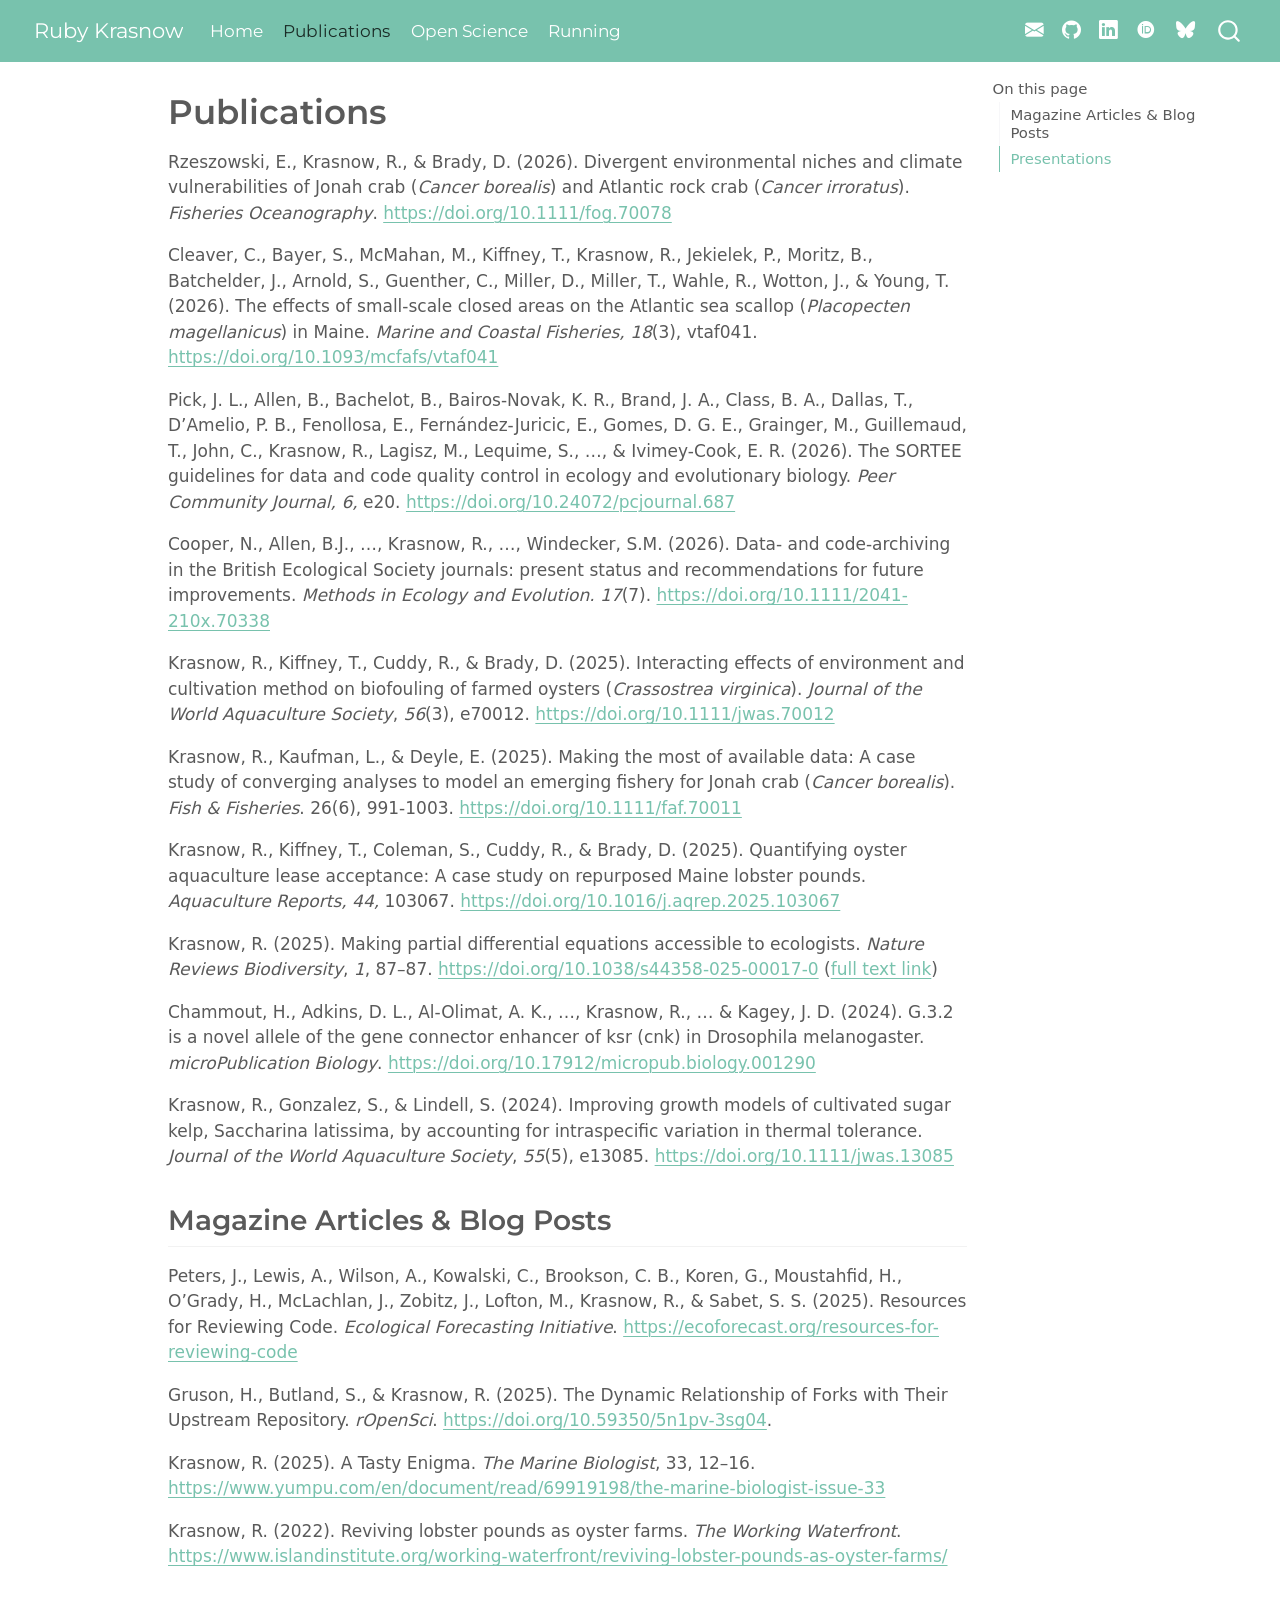
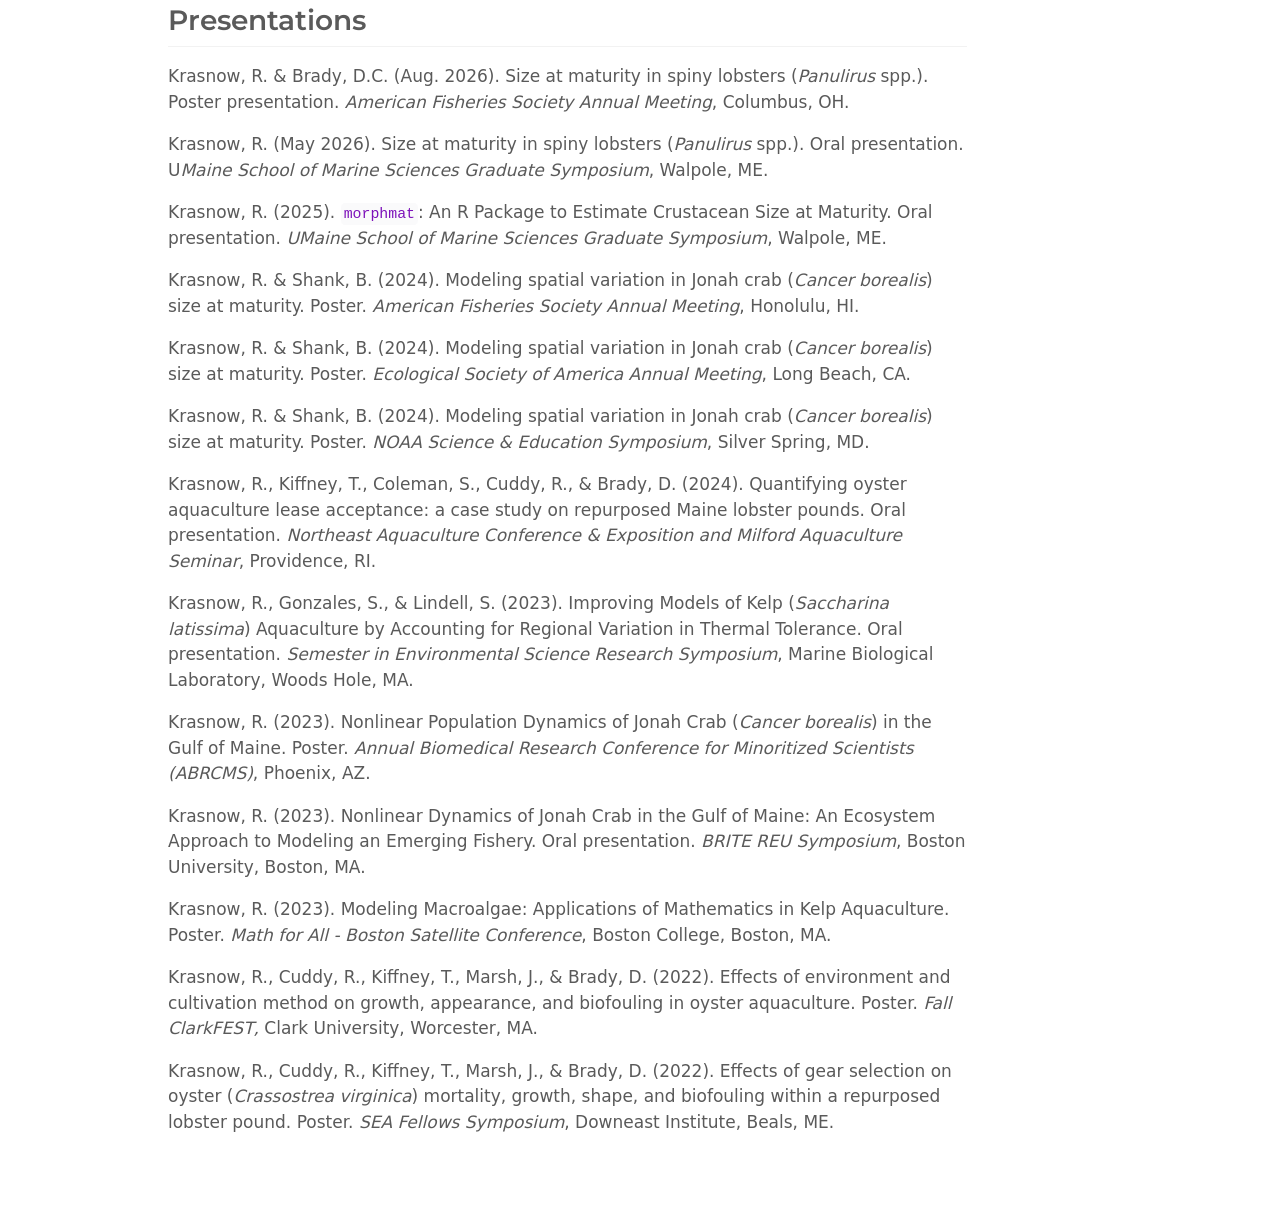
<file: docs/pubs.html>
<!DOCTYPE html>
<html xmlns="http://www.w3.org/1999/xhtml" lang="en" xml:lang="en"><head>

<meta charset="utf-8">
<meta name="generator" content="quarto-1.8.25">

<meta name="viewport" content="width=device-width, initial-scale=1.0, user-scalable=yes">


<title>Publications – Ruby Krasnow</title>
<style>
code{white-space: pre-wrap;}
span.smallcaps{font-variant: small-caps;}
div.columns{display: flex; gap: min(4vw, 1.5em);}
div.column{flex: auto; overflow-x: auto;}
div.hanging-indent{margin-left: 1.5em; text-indent: -1.5em;}
ul.task-list{list-style: none;}
ul.task-list li input[type="checkbox"] {
  width: 0.8em;
  margin: 0 0.8em 0.2em -1em; /* quarto-specific, see https://github.com/quarto-dev/quarto-cli/issues/4556 */ 
  vertical-align: middle;
}
</style>


<script src="site_libs/quarto-nav/quarto-nav.js"></script>
<script src="site_libs/quarto-nav/headroom.min.js"></script>
<script src="site_libs/clipboard/clipboard.min.js"></script>
<script src="site_libs/quarto-search/autocomplete.umd.js"></script>
<script src="site_libs/quarto-search/fuse.min.js"></script>
<script src="site_libs/quarto-search/quarto-search.js"></script>
<meta name="quarto:offset" content="./">
<script src="site_libs/quarto-html/quarto.js" type="module"></script>
<script src="site_libs/quarto-html/tabsets/tabsets.js" type="module"></script>
<script src="site_libs/quarto-html/axe/axe-check.js" type="module"></script>
<script src="site_libs/quarto-html/popper.min.js"></script>
<script src="site_libs/quarto-html/tippy.umd.min.js"></script>
<script src="site_libs/quarto-html/anchor.min.js"></script>
<link href="site_libs/quarto-html/tippy.css" rel="stylesheet">
<link href="site_libs/quarto-html/quarto-syntax-highlighting-7b89279ff1a6dce999919e0e67d4d9ec.css" rel="stylesheet" id="quarto-text-highlighting-styles">
<script src="site_libs/bootstrap/bootstrap.min.js"></script>
<link href="site_libs/bootstrap/bootstrap-icons.css" rel="stylesheet">
<link href="site_libs/bootstrap/bootstrap-5b8f9b2f3cffee265242a5d44fbb1e00.min.css" rel="stylesheet" append-hash="true" id="quarto-bootstrap" data-mode="light">
<link href="site_libs/quarto-contrib/fontawesome6-1.2.0/all.min.css" rel="stylesheet">
<link href="site_libs/quarto-contrib/fontawesome6-1.2.0/latex-fontsize.css" rel="stylesheet">
<script id="quarto-search-options" type="application/json">{
  "location": "navbar",
  "copy-button": false,
  "collapse-after": 3,
  "panel-placement": "end",
  "type": "overlay",
  "limit": 50,
  "keyboard-shortcut": [
    "f",
    "/",
    "s"
  ],
  "show-item-context": false,
  "language": {
    "search-no-results-text": "No results",
    "search-matching-documents-text": "matching documents",
    "search-copy-link-title": "Copy link to search",
    "search-hide-matches-text": "Hide additional matches",
    "search-more-match-text": "more match in this document",
    "search-more-matches-text": "more matches in this document",
    "search-clear-button-title": "Clear",
    "search-text-placeholder": "",
    "search-detached-cancel-button-title": "Cancel",
    "search-submit-button-title": "Submit",
    "search-label": "Search"
  }
}</script>


<link rel="stylesheet" href="styles.css">
</head>

<body class="nav-fixed quarto-light">

<div id="quarto-search-results"></div>
  <header id="quarto-header" class="headroom fixed-top">
    <nav class="navbar navbar-expand-lg " data-bs-theme="dark">
      <div class="navbar-container container-fluid">
      <div class="navbar-brand-container mx-auto">
    <a href="./index.html" class="navbar-brand navbar-brand-logo">
    </a>
    <a class="navbar-brand" href="./index.html">
    <span class="navbar-title">Ruby Krasnow</span>
    </a>
  </div>
            <div id="quarto-search" class="" title="Search"></div>
          <button class="navbar-toggler" type="button" data-bs-toggle="collapse" data-bs-target="#navbarCollapse" aria-controls="navbarCollapse" role="menu" aria-expanded="false" aria-label="Toggle navigation" onclick="if (window.quartoToggleHeadroom) { window.quartoToggleHeadroom(); }">
  <span class="navbar-toggler-icon"></span>
</button>
          <div class="collapse navbar-collapse" id="navbarCollapse">
            <ul class="navbar-nav navbar-nav-scroll me-auto">
  <li class="nav-item">
    <a class="nav-link" href="./index.html"> 
<span class="menu-text">Home</span></a>
  </li>  
  <li class="nav-item">
    <a class="nav-link active" href="./pubs.html" aria-current="page"> 
<span class="menu-text">Publications</span></a>
  </li>  
  <li class="nav-item">
    <a class="nav-link" href="./open_science.html"> 
<span class="menu-text">Open Science</span></a>
  </li>  
  <li class="nav-item">
    <a class="nav-link" href="./running.html"> 
<span class="menu-text">Running</span></a>
  </li>  
</ul>
            <ul class="navbar-nav navbar-nav-scroll ms-auto">
  <li class="nav-item compact">
    <a class="nav-link" href="mailto:rubykrasnow@gmail.com"> <i class="bi bi-envelope-fill" role="img">
</i> 
<span class="menu-text"></span></a>
  </li>  
  <li class="nav-item compact">
    <a class="nav-link" href="https://github.com/rmk118"> <i class="bi bi-github" role="img">
</i> 
<span class="menu-text"></span></a>
  </li>  
  <li class="nav-item compact">
    <a class="nav-link" href="https://www.linkedin.com/in/ruby-krasnow/"> <i class="bi bi-linkedin" role="img">
</i> 
<span class="menu-text"></span></a>
  </li>  
  <li class="nav-item">
    <a class="nav-link" href="https://orcid.org/0009-0007-0531-8420"> 
<span class="menu-text"><i class="fa-brands fa-orcid" aria-label="orcid"></i></span></a>
  </li>  
  <li class="nav-item">
    <a class="nav-link" href="https://bsky.app/profile/rubyk.bsky.social"> 
<span class="menu-text"><i class="fa-brands fa-bluesky" aria-label="bluesky"></i></span></a>
  </li>  
</ul>
          </div> <!-- /navcollapse -->
            <div class="quarto-navbar-tools">
</div>
      </div> <!-- /container-fluid -->
    </nav>
</header>
<!-- content -->
<div id="quarto-content" class="quarto-container page-columns page-rows-contents page-layout-article page-navbar">
<!-- sidebar -->
<!-- margin-sidebar -->
    <div id="quarto-margin-sidebar" class="sidebar margin-sidebar">
        <nav id="TOC" role="doc-toc" class="toc-active">
    <h2 id="toc-title">On this page</h2>
   
  <ul>
  <li><a href="#magazine-articles-blog-posts" id="toc-magazine-articles-blog-posts" class="nav-link active" data-scroll-target="#magazine-articles-blog-posts">Magazine Articles &amp; Blog Posts</a></li>
  <li><a href="#presentations" id="toc-presentations" class="nav-link" data-scroll-target="#presentations">Presentations</a></li>
  </ul>
</nav>
    </div>
<!-- main -->
<main class="content" id="quarto-document-content">

<header id="title-block-header" class="quarto-title-block default">
<div class="quarto-title">
<h1 class="title">Publications</h1>
</div>



<div class="quarto-title-meta">

    
  
    
  </div>
  


</header>


<p>Rzeszowski, E., Krasnow, R., &amp; Brady, D. (2026). Divergent environmental niches and climate vulnerabilities of Jonah crab (<em>Cancer borealis</em>) and Atlantic rock crab (<em>Cancer irroratus</em>). <em>Fisheries Oceanography</em>. <a href="https://doi.org/10.1111/fog.70078" class="uri">https://doi.org/10.1111/fog.70078</a></p>
<p>Cleaver, C., Bayer, S., McMahan, M., Kiffney, T., Krasnow, R., Jekielek, P., Moritz, B., Batchelder, J., Arnold, S., Guenther, C., Miller, D., Miller, T., Wahle, R., Wotton, J., &amp; Young, T. (2026). The effects of small-scale closed areas on the Atlantic sea scallop (<em>Placopecten magellanicus</em>) in Maine. <em>Marine and Coastal Fisheries, 18</em>(3), vtaf041. <a href="https://doi.org/10.1093/mcfafs/vtaf041" class="uri">https://doi.org/10.1093/mcfafs/vtaf041</a></p>
<p>Pick, J. L., Allen, B., Bachelot, B., Bairos-Novak, K. R., Brand, J. A., Class, B. A., Dallas, T., D’Amelio, P. B., Fenollosa, E., Fernández-Juricic, E., Gomes, D. G. E., Grainger, M., Guillemaud, T., John, C., Krasnow, R., Lagisz, M., Lequime, S., …, &amp; Ivimey-Cook, E. R. (2026). The SORTEE guidelines for data and code quality control in ecology and evolutionary biology. <em>Peer Community Journal, 6,</em> e20. <a href="https://doi.org/10.24072/pcjournal.687" class="uri">https://doi.org/10.24072/pcjournal.687</a></p>
<p>Cooper, N., Allen, B.J., …, Krasnow, R., …, Windecker, S.M. (2026). Data- and code-archiving in the British Ecological Society journals: present status and recommendations for future improvements. <em>Methods in Ecology and Evolution. 17</em>(7). <a href="https://doi.org/10.1111/2041-210x.70338" class="uri">https://doi.org/10.1111/2041-210x.70338</a></p>
<p>Krasnow, R., Kiffney, T., Cuddy, R., &amp; Brady, D. (2025). Interacting effects of environment and cultivation method on biofouling of farmed oysters (<em>Crassostrea virginica</em>). <em>Journal of the World Aquaculture Society</em>, <em>56</em>(3), e70012. <a href="https://doi.org/10.1111/jwas.70012" class="uri">https://doi.org/10.1111/jwas.70012</a></p>
<p>Krasnow, R., Kaufman, L., &amp; Deyle, E. (2025). Making the most of available data: A case study of converging analyses to model an emerging fishery for Jonah crab (<em>Cancer borealis</em>). <em>Fish &amp; Fisheries</em>. 26(6), 991-1003. <a href="https://doi.org/10.1111/faf.70011" class="uri">https://doi.org/10.1111/faf.70011</a></p>
<p>Krasnow, R., Kiffney, T., Coleman, S., Cuddy, R., &amp; Brady, D. (2025). Quantifying oyster aquaculture lease acceptance: A case study on repurposed Maine lobster pounds. <em>Aquaculture Reports, 44,</em> 103067. <a href="https://doi.org/10.1016/j.aqrep.2025.103067" class="uri">https://doi.org/10.1016/j.aqrep.2025.103067</a></p>
<p>Krasnow, R. (2025). Making partial differential equations accessible to ecologists. <em>Nature Reviews Biodiversity</em>, <em>1</em>, 87–87. <a href="https://doi.org/10.1038/s44358-025-00017-0" class="uri">https://doi.org/10.1038/s44358-025-00017-0</a> (<a href="https://rdcu.be/eacVm">full text link</a>)</p>
<p>Chammout, H., Adkins, D. L., Al-Olimat, A. K., …, Krasnow, R., … &amp; Kagey, J. D. (2024). G.3.2 is a novel allele of the gene connector enhancer of ksr (cnk) in Drosophila melanogaster. <em>microPublication Biology</em>. <a href="https://doi.org/10.17912/micropub.biology.001290" class="uri">https://doi.org/10.17912/micropub.biology.001290</a></p>
<p>Krasnow, R., Gonzalez, S., &amp; Lindell, S. (2024). Improving growth models of cultivated sugar kelp, Saccharina latissima, by accounting for intraspecific variation in thermal tolerance. <em>Journal of the World Aquaculture Society</em>, <em>55</em>(5), e13085. <a href="https://doi.org/10.1111/jwas.13085" class="uri">https://doi.org/10.1111/jwas.13085</a></p>
<section id="magazine-articles-blog-posts" class="level2">
<h2 class="anchored" data-anchor-id="magazine-articles-blog-posts">Magazine Articles &amp; Blog Posts</h2>
<p>Peters, J., Lewis, A., Wilson, A., Kowalski, C., Brookson, C. B., Koren, G., Moustahfid, H., O’Grady, H., McLachlan, J., Zobitz, J., Lofton, M., Krasnow, R., &amp; Sabet, S. S. (2025). Resources for Reviewing Code. <em>Ecological Forecasting Initiative</em>. <a href="https://ecoforecast.org/resources-for-reviewing-code/">https://ecoforecast.org/resources-for-reviewing-code</a></p>
<p>Gruson, H., Butland, S., &amp; Krasnow, R. (2025). The Dynamic Relationship of Forks with Their Upstream Repository. <em>rOpenSci</em>. <a href="https://doi.org/10.59350/5n1pv-3sg04" class="uri">https://doi.org/10.59350/5n1pv-3sg04</a>.</p>
<p>Krasnow, R. (2025). A Tasty Enigma. <em>The Marine Biologist</em>, 33, 12–16. <a href="https://www.yumpu.com/en/document/read/69919198/the-marine-biologist-issue-33" class="uri">https://www.yumpu.com/en/document/read/69919198/the-marine-biologist-issue-33</a></p>
<p>Krasnow, R. (2022). Reviving lobster pounds as oyster farms. <em>The Working Waterfront</em>. <a href="https://www.islandinstitute.org/working-waterfront/reviving-lobster-pounds-as-oyster-farms/" class="uri">https://www.islandinstitute.org/working-waterfront/reviving-lobster-pounds-as-oyster-farms/</a></p>
</section>
<section id="presentations" class="level2">
<h2 class="anchored" data-anchor-id="presentations">Presentations</h2>
<p>Krasnow, R. &amp; Brady, D.C. (Aug.&nbsp;2026). Size at maturity in spiny lobsters (<em>Panulirus</em> spp.). Poster presentation. <em>American Fisheries Society Annual Meeting</em>, Columbus, OH.</p>
<p>Krasnow, R. (May 2026). Size at maturity in spiny lobsters (<em>Panulirus</em> spp.). Oral presentation. U<em>Maine School of Marine Sciences Graduate Symposium</em>, Walpole, ME.</p>
<p>Krasnow, R. (2025). <code>morphmat</code>: An R Package to Estimate Crustacean Size at Maturity. Oral presentation. <em>UMaine</em> <em>School of Marine Sciences Graduate Symposium</em>, Walpole, ME.</p>
<p>Krasnow, R. &amp; Shank, B. (2024). Modeling spatial variation in Jonah crab (<em>Cancer borealis</em>) size at maturity. Poster. <em>American Fisheries Society Annual Meeting</em>, Honolulu, HI.</p>
<p>Krasnow, R. &amp; Shank, B. (2024). Modeling spatial variation in Jonah crab (<em>Cancer borealis</em>) size at maturity. Poster. <em>Ecological Society of America Annual Meeting</em>, Long Beach, CA.</p>
<p>Krasnow, R. &amp; Shank, B. (2024). Modeling spatial variation in Jonah crab (<em>Cancer borealis</em>) size at maturity. Poster. <em>NOAA Science &amp; Education Symposium</em>, Silver Spring, MD.</p>
<p>Krasnow, R., Kiffney, T., Coleman, S., Cuddy, R., &amp; Brady, D. (2024). Quantifying oyster aquaculture lease acceptance: a case study on repurposed Maine lobster pounds. Oral presentation. <em>Northeast Aquaculture Conference &amp; Exposition and Milford Aquaculture Seminar</em>, Providence, RI.</p>
<p>Krasnow, R., Gonzales, S., &amp; Lindell, S. (2023). Improving Models of Kelp (<em>Saccharina latissima</em>) Aquaculture by Accounting for Regional Variation in Thermal Tolerance. Oral presentation. <em>Semester in Environmental Science Research Symposium</em>, Marine Biological Laboratory, Woods Hole, MA.</p>
<p>Krasnow, R. (2023). Nonlinear Population Dynamics of Jonah Crab (<em>Cancer borealis</em>) in the Gulf of Maine. Poster. <em>Annual Biomedical Research Conference for Minoritized Scientists (ABRCMS)</em>, Phoenix, AZ.</p>
<p>Krasnow, R. (2023). Nonlinear Dynamics of Jonah Crab in the Gulf of Maine: An Ecosystem Approach to Modeling an Emerging Fishery. Oral presentation. <em>BRITE REU Symposium</em>, Boston University, Boston, MA.</p>
<p>Krasnow, R. (2023). ​​Modeling Macroalgae: Applications of Mathematics in Kelp Aquaculture. Poster. <em>Math for All - Boston Satellite Conference</em>, Boston College, Boston, MA.</p>
<p>Krasnow, R., Cuddy, R., Kiffney, T., Marsh, J., &amp; Brady, D. (2022). ​​Effects of environment and cultivation method on growth, appearance, and biofouling in oyster aquaculture. Poster. <em>Fall ClarkFEST,</em> Clark University, Worcester, MA.</p>
<p>Krasnow, R., Cuddy, R., Kiffney, T., Marsh, J., &amp; Brady, D. (2022). Effects of gear selection on oyster (<em>Crassostrea virginica</em>) mortality, growth, shape, and biofouling within a repurposed lobster pound. Poster. <em>SEA Fellows Symposium</em>, Downeast Institute, Beals, ME.</p>


</section>

</main> <!-- /main -->
<script id="quarto-html-after-body" type="application/javascript">
  window.document.addEventListener("DOMContentLoaded", function (event) {
    const icon = "";
    const anchorJS = new window.AnchorJS();
    anchorJS.options = {
      placement: 'right',
      icon: icon
    };
    anchorJS.add('.anchored');
    const isCodeAnnotation = (el) => {
      for (const clz of el.classList) {
        if (clz.startsWith('code-annotation-')) {                     
          return true;
        }
      }
      return false;
    }
    const onCopySuccess = function(e) {
      // button target
      const button = e.trigger;
      // don't keep focus
      button.blur();
      // flash "checked"
      button.classList.add('code-copy-button-checked');
      var currentTitle = button.getAttribute("title");
      button.setAttribute("title", "Copied!");
      let tooltip;
      if (window.bootstrap) {
        button.setAttribute("data-bs-toggle", "tooltip");
        button.setAttribute("data-bs-placement", "left");
        button.setAttribute("data-bs-title", "Copied!");
        tooltip = new bootstrap.Tooltip(button, 
          { trigger: "manual", 
            customClass: "code-copy-button-tooltip",
            offset: [0, -8]});
        tooltip.show();    
      }
      setTimeout(function() {
        if (tooltip) {
          tooltip.hide();
          button.removeAttribute("data-bs-title");
          button.removeAttribute("data-bs-toggle");
          button.removeAttribute("data-bs-placement");
        }
        button.setAttribute("title", currentTitle);
        button.classList.remove('code-copy-button-checked');
      }, 1000);
      // clear code selection
      e.clearSelection();
    }
    const getTextToCopy = function(trigger) {
      const outerScaffold = trigger.parentElement.cloneNode(true);
      const codeEl = outerScaffold.querySelector('code');
      for (const childEl of codeEl.children) {
        if (isCodeAnnotation(childEl)) {
          childEl.remove();
        }
      }
      return codeEl.innerText;
    }
    const clipboard = new window.ClipboardJS('.code-copy-button:not([data-in-quarto-modal])', {
      text: getTextToCopy
    });
    clipboard.on('success', onCopySuccess);
    if (window.document.getElementById('quarto-embedded-source-code-modal')) {
      const clipboardModal = new window.ClipboardJS('.code-copy-button[data-in-quarto-modal]', {
        text: getTextToCopy,
        container: window.document.getElementById('quarto-embedded-source-code-modal')
      });
      clipboardModal.on('success', onCopySuccess);
    }
      var localhostRegex = new RegExp(/^(?:http|https):\/\/localhost\:?[0-9]*\//);
      var mailtoRegex = new RegExp(/^mailto:/);
        var filterRegex = new RegExp('/' + window.location.host + '/');
      var isInternal = (href) => {
          return filterRegex.test(href) || localhostRegex.test(href) || mailtoRegex.test(href);
      }
      // Inspect non-navigation links and adorn them if external
     var links = window.document.querySelectorAll('a[href]:not(.nav-link):not(.navbar-brand):not(.toc-action):not(.sidebar-link):not(.sidebar-item-toggle):not(.pagination-link):not(.no-external):not([aria-hidden]):not(.dropdown-item):not(.quarto-navigation-tool):not(.about-link)');
      for (var i=0; i<links.length; i++) {
        const link = links[i];
        if (!isInternal(link.href)) {
          // undo the damage that might have been done by quarto-nav.js in the case of
          // links that we want to consider external
          if (link.dataset.originalHref !== undefined) {
            link.href = link.dataset.originalHref;
          }
            // target, if specified
            link.setAttribute("target", "_blank");
            if (link.getAttribute("rel") === null) {
              link.setAttribute("rel", "noopener");
            }
        }
      }
    function tippyHover(el, contentFn, onTriggerFn, onUntriggerFn) {
      const config = {
        allowHTML: true,
        maxWidth: 500,
        delay: 100,
        arrow: false,
        appendTo: function(el) {
            return el.parentElement;
        },
        interactive: true,
        interactiveBorder: 10,
        theme: 'quarto',
        placement: 'bottom-start',
      };
      if (contentFn) {
        config.content = contentFn;
      }
      if (onTriggerFn) {
        config.onTrigger = onTriggerFn;
      }
      if (onUntriggerFn) {
        config.onUntrigger = onUntriggerFn;
      }
      window.tippy(el, config); 
    }
    const noterefs = window.document.querySelectorAll('a[role="doc-noteref"]');
    for (var i=0; i<noterefs.length; i++) {
      const ref = noterefs[i];
      tippyHover(ref, function() {
        // use id or data attribute instead here
        let href = ref.getAttribute('data-footnote-href') || ref.getAttribute('href');
        try { href = new URL(href).hash; } catch {}
        const id = href.replace(/^#\/?/, "");
        const note = window.document.getElementById(id);
        if (note) {
          return note.innerHTML;
        } else {
          return "";
        }
      });
    }
    const xrefs = window.document.querySelectorAll('a.quarto-xref');
    const processXRef = (id, note) => {
      // Strip column container classes
      const stripColumnClz = (el) => {
        el.classList.remove("page-full", "page-columns");
        if (el.children) {
          for (const child of el.children) {
            stripColumnClz(child);
          }
        }
      }
      stripColumnClz(note)
      if (id === null || id.startsWith('sec-')) {
        // Special case sections, only their first couple elements
        const container = document.createElement("div");
        if (note.children && note.children.length > 2) {
          container.appendChild(note.children[0].cloneNode(true));
          for (let i = 1; i < note.children.length; i++) {
            const child = note.children[i];
            if (child.tagName === "P" && child.innerText === "") {
              continue;
            } else {
              container.appendChild(child.cloneNode(true));
              break;
            }
          }
          if (window.Quarto?.typesetMath) {
            window.Quarto.typesetMath(container);
          }
          return container.innerHTML
        } else {
          if (window.Quarto?.typesetMath) {
            window.Quarto.typesetMath(note);
          }
          return note.innerHTML;
        }
      } else {
        // Remove any anchor links if they are present
        const anchorLink = note.querySelector('a.anchorjs-link');
        if (anchorLink) {
          anchorLink.remove();
        }
        if (window.Quarto?.typesetMath) {
          window.Quarto.typesetMath(note);
        }
        if (note.classList.contains("callout")) {
          return note.outerHTML;
        } else {
          return note.innerHTML;
        }
      }
    }
    for (var i=0; i<xrefs.length; i++) {
      const xref = xrefs[i];
      tippyHover(xref, undefined, function(instance) {
        instance.disable();
        let url = xref.getAttribute('href');
        let hash = undefined; 
        if (url.startsWith('#')) {
          hash = url;
        } else {
          try { hash = new URL(url).hash; } catch {}
        }
        if (hash) {
          const id = hash.replace(/^#\/?/, "");
          const note = window.document.getElementById(id);
          if (note !== null) {
            try {
              const html = processXRef(id, note.cloneNode(true));
              instance.setContent(html);
            } finally {
              instance.enable();
              instance.show();
            }
          } else {
            // See if we can fetch this
            fetch(url.split('#')[0])
            .then(res => res.text())
            .then(html => {
              const parser = new DOMParser();
              const htmlDoc = parser.parseFromString(html, "text/html");
              const note = htmlDoc.getElementById(id);
              if (note !== null) {
                const html = processXRef(id, note);
                instance.setContent(html);
              } 
            }).finally(() => {
              instance.enable();
              instance.show();
            });
          }
        } else {
          // See if we can fetch a full url (with no hash to target)
          // This is a special case and we should probably do some content thinning / targeting
          fetch(url)
          .then(res => res.text())
          .then(html => {
            const parser = new DOMParser();
            const htmlDoc = parser.parseFromString(html, "text/html");
            const note = htmlDoc.querySelector('main.content');
            if (note !== null) {
              // This should only happen for chapter cross references
              // (since there is no id in the URL)
              // remove the first header
              if (note.children.length > 0 && note.children[0].tagName === "HEADER") {
                note.children[0].remove();
              }
              const html = processXRef(null, note);
              instance.setContent(html);
            } 
          }).finally(() => {
            instance.enable();
            instance.show();
          });
        }
      }, function(instance) {
      });
    }
        let selectedAnnoteEl;
        const selectorForAnnotation = ( cell, annotation) => {
          let cellAttr = 'data-code-cell="' + cell + '"';
          let lineAttr = 'data-code-annotation="' +  annotation + '"';
          const selector = 'span[' + cellAttr + '][' + lineAttr + ']';
          return selector;
        }
        const selectCodeLines = (annoteEl) => {
          const doc = window.document;
          const targetCell = annoteEl.getAttribute("data-target-cell");
          const targetAnnotation = annoteEl.getAttribute("data-target-annotation");
          const annoteSpan = window.document.querySelector(selectorForAnnotation(targetCell, targetAnnotation));
          const lines = annoteSpan.getAttribute("data-code-lines").split(",");
          const lineIds = lines.map((line) => {
            return targetCell + "-" + line;
          })
          let top = null;
          let height = null;
          let parent = null;
          if (lineIds.length > 0) {
              //compute the position of the single el (top and bottom and make a div)
              const el = window.document.getElementById(lineIds[0]);
              top = el.offsetTop;
              height = el.offsetHeight;
              parent = el.parentElement.parentElement;
            if (lineIds.length > 1) {
              const lastEl = window.document.getElementById(lineIds[lineIds.length - 1]);
              const bottom = lastEl.offsetTop + lastEl.offsetHeight;
              height = bottom - top;
            }
            if (top !== null && height !== null && parent !== null) {
              // cook up a div (if necessary) and position it 
              let div = window.document.getElementById("code-annotation-line-highlight");
              if (div === null) {
                div = window.document.createElement("div");
                div.setAttribute("id", "code-annotation-line-highlight");
                div.style.position = 'absolute';
                parent.appendChild(div);
              }
              div.style.top = top - 2 + "px";
              div.style.height = height + 4 + "px";
              div.style.left = 0;
              let gutterDiv = window.document.getElementById("code-annotation-line-highlight-gutter");
              if (gutterDiv === null) {
                gutterDiv = window.document.createElement("div");
                gutterDiv.setAttribute("id", "code-annotation-line-highlight-gutter");
                gutterDiv.style.position = 'absolute';
                const codeCell = window.document.getElementById(targetCell);
                const gutter = codeCell.querySelector('.code-annotation-gutter');
                gutter.appendChild(gutterDiv);
              }
              gutterDiv.style.top = top - 2 + "px";
              gutterDiv.style.height = height + 4 + "px";
            }
            selectedAnnoteEl = annoteEl;
          }
        };
        const unselectCodeLines = () => {
          const elementsIds = ["code-annotation-line-highlight", "code-annotation-line-highlight-gutter"];
          elementsIds.forEach((elId) => {
            const div = window.document.getElementById(elId);
            if (div) {
              div.remove();
            }
          });
          selectedAnnoteEl = undefined;
        };
          // Handle positioning of the toggle
      window.addEventListener(
        "resize",
        throttle(() => {
          elRect = undefined;
          if (selectedAnnoteEl) {
            selectCodeLines(selectedAnnoteEl);
          }
        }, 10)
      );
      function throttle(fn, ms) {
      let throttle = false;
      let timer;
        return (...args) => {
          if(!throttle) { // first call gets through
              fn.apply(this, args);
              throttle = true;
          } else { // all the others get throttled
              if(timer) clearTimeout(timer); // cancel #2
              timer = setTimeout(() => {
                fn.apply(this, args);
                timer = throttle = false;
              }, ms);
          }
        };
      }
        // Attach click handler to the DT
        const annoteDls = window.document.querySelectorAll('dt[data-target-cell]');
        for (const annoteDlNode of annoteDls) {
          annoteDlNode.addEventListener('click', (event) => {
            const clickedEl = event.target;
            if (clickedEl !== selectedAnnoteEl) {
              unselectCodeLines();
              const activeEl = window.document.querySelector('dt[data-target-cell].code-annotation-active');
              if (activeEl) {
                activeEl.classList.remove('code-annotation-active');
              }
              selectCodeLines(clickedEl);
              clickedEl.classList.add('code-annotation-active');
            } else {
              // Unselect the line
              unselectCodeLines();
              clickedEl.classList.remove('code-annotation-active');
            }
          });
        }
    const findCites = (el) => {
      const parentEl = el.parentElement;
      if (parentEl) {
        const cites = parentEl.dataset.cites;
        if (cites) {
          return {
            el,
            cites: cites.split(' ')
          };
        } else {
          return findCites(el.parentElement)
        }
      } else {
        return undefined;
      }
    };
    var bibliorefs = window.document.querySelectorAll('a[role="doc-biblioref"]');
    for (var i=0; i<bibliorefs.length; i++) {
      const ref = bibliorefs[i];
      const citeInfo = findCites(ref);
      if (citeInfo) {
        tippyHover(citeInfo.el, function() {
          var popup = window.document.createElement('div');
          citeInfo.cites.forEach(function(cite) {
            var citeDiv = window.document.createElement('div');
            citeDiv.classList.add('hanging-indent');
            citeDiv.classList.add('csl-entry');
            var biblioDiv = window.document.getElementById('ref-' + cite);
            if (biblioDiv) {
              citeDiv.innerHTML = biblioDiv.innerHTML;
            }
            popup.appendChild(citeDiv);
          });
          return popup.innerHTML;
        });
      }
    }
  });
  </script>
</div> <!-- /content -->




</body></html>
</file>
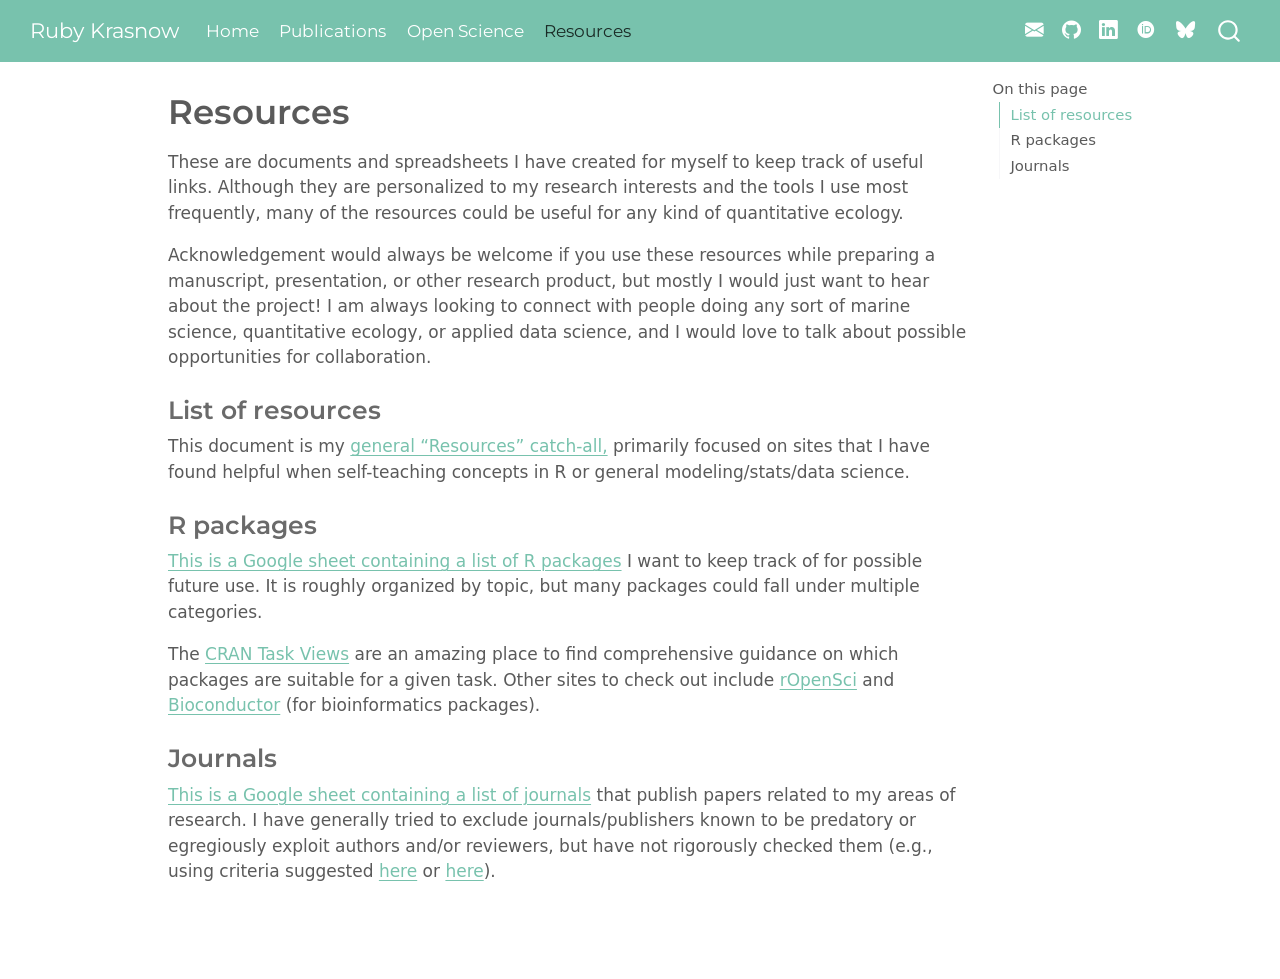
<file: docs/resources.html>
<!DOCTYPE html>
<html xmlns="http://www.w3.org/1999/xhtml" lang="en" xml:lang="en"><head>

<meta charset="utf-8">
<meta name="generator" content="quarto-1.6.39">

<meta name="viewport" content="width=device-width, initial-scale=1.0, user-scalable=yes">


<title>Resources – Ruby Krasnow</title>
<style>
code{white-space: pre-wrap;}
span.smallcaps{font-variant: small-caps;}
div.columns{display: flex; gap: min(4vw, 1.5em);}
div.column{flex: auto; overflow-x: auto;}
div.hanging-indent{margin-left: 1.5em; text-indent: -1.5em;}
ul.task-list{list-style: none;}
ul.task-list li input[type="checkbox"] {
  width: 0.8em;
  margin: 0 0.8em 0.2em -1em; /* quarto-specific, see https://github.com/quarto-dev/quarto-cli/issues/4556 */ 
  vertical-align: middle;
}
</style>


<script src="site_libs/quarto-nav/quarto-nav.js"></script>
<script src="site_libs/quarto-nav/headroom.min.js"></script>
<script src="site_libs/clipboard/clipboard.min.js"></script>
<script src="site_libs/quarto-search/autocomplete.umd.js"></script>
<script src="site_libs/quarto-search/fuse.min.js"></script>
<script src="site_libs/quarto-search/quarto-search.js"></script>
<meta name="quarto:offset" content="./">
<script src="site_libs/quarto-html/quarto.js"></script>
<script src="site_libs/quarto-html/popper.min.js"></script>
<script src="site_libs/quarto-html/tippy.umd.min.js"></script>
<script src="site_libs/quarto-html/anchor.min.js"></script>
<link href="site_libs/quarto-html/tippy.css" rel="stylesheet">
<link href="site_libs/quarto-html/quarto-syntax-highlighting-e26003cea8cd680ca0c55a263523d882.css" rel="stylesheet" id="quarto-text-highlighting-styles">
<script src="site_libs/bootstrap/bootstrap.min.js"></script>
<link href="site_libs/bootstrap/bootstrap-icons.css" rel="stylesheet">
<link href="site_libs/bootstrap/bootstrap-530bf8e59df25186f8bffdc63bad3503.min.css" rel="stylesheet" append-hash="true" id="quarto-bootstrap" data-mode="light">
<link href="site_libs/quarto-contrib/fontawesome6-1.2.0/all.min.css" rel="stylesheet">
<link href="site_libs/quarto-contrib/fontawesome6-1.2.0/latex-fontsize.css" rel="stylesheet">
<script id="quarto-search-options" type="application/json">{
  "location": "navbar",
  "copy-button": false,
  "collapse-after": 3,
  "panel-placement": "end",
  "type": "overlay",
  "limit": 50,
  "keyboard-shortcut": [
    "f",
    "/",
    "s"
  ],
  "show-item-context": false,
  "language": {
    "search-no-results-text": "No results",
    "search-matching-documents-text": "matching documents",
    "search-copy-link-title": "Copy link to search",
    "search-hide-matches-text": "Hide additional matches",
    "search-more-match-text": "more match in this document",
    "search-more-matches-text": "more matches in this document",
    "search-clear-button-title": "Clear",
    "search-text-placeholder": "",
    "search-detached-cancel-button-title": "Cancel",
    "search-submit-button-title": "Submit",
    "search-label": "Search"
  }
}</script>


<link rel="stylesheet" href="styles.css">
</head>

<body class="nav-fixed">

<div id="quarto-search-results"></div>
  <header id="quarto-header" class="headroom fixed-top">
    <nav class="navbar navbar-expand-lg " data-bs-theme="dark">
      <div class="navbar-container container-fluid">
      <div class="navbar-brand-container mx-auto">
    <a class="navbar-brand" href="./index.html">
    <span class="navbar-title">Ruby Krasnow</span>
    </a>
  </div>
            <div id="quarto-search" class="" title="Search"></div>
          <button class="navbar-toggler" type="button" data-bs-toggle="collapse" data-bs-target="#navbarCollapse" aria-controls="navbarCollapse" role="menu" aria-expanded="false" aria-label="Toggle navigation" onclick="if (window.quartoToggleHeadroom) { window.quartoToggleHeadroom(); }">
  <span class="navbar-toggler-icon"></span>
</button>
          <div class="collapse navbar-collapse" id="navbarCollapse">
            <ul class="navbar-nav navbar-nav-scroll me-auto">
  <li class="nav-item">
    <a class="nav-link" href="./index.html"> 
<span class="menu-text">Home</span></a>
  </li>  
  <li class="nav-item">
    <a class="nav-link" href="./pubs.html"> 
<span class="menu-text">Publications</span></a>
  </li>  
  <li class="nav-item">
    <a class="nav-link" href="./open_science.html"> 
<span class="menu-text">Open Science</span></a>
  </li>  
  <li class="nav-item">
    <a class="nav-link active" href="./resources.html" aria-current="page"> 
<span class="menu-text">Resources</span></a>
  </li>  
</ul>
            <ul class="navbar-nav navbar-nav-scroll ms-auto">
  <li class="nav-item compact">
    <a class="nav-link" href="mailto:rubykrasnow@gmail.com"> <i class="bi bi-envelope-fill" role="img">
</i> 
<span class="menu-text"></span></a>
  </li>  
  <li class="nav-item compact">
    <a class="nav-link" href="https://github.com/rmk118"> <i class="bi bi-github" role="img">
</i> 
<span class="menu-text"></span></a>
  </li>  
  <li class="nav-item compact">
    <a class="nav-link" href="https://www.linkedin.com/in/ruby-krasnow/"> <i class="bi bi-linkedin" role="img">
</i> 
<span class="menu-text"></span></a>
  </li>  
  <li class="nav-item">
    <a class="nav-link" href="https://orcid.org/0009-0007-0531-8420"> 
<span class="menu-text"><i class="fa-brands fa-orcid" aria-label="orcid"></i></span></a>
  </li>  
  <li class="nav-item">
    <a class="nav-link" href="https://bsky.app/profile/rubyk.bsky.social"> 
<span class="menu-text"><i class="fa-brands fa-bluesky" aria-label="bluesky"></i></span></a>
  </li>  
</ul>
          </div> <!-- /navcollapse -->
            <div class="quarto-navbar-tools">
</div>
      </div> <!-- /container-fluid -->
    </nav>
</header>
<!-- content -->
<div id="quarto-content" class="quarto-container page-columns page-rows-contents page-layout-article page-navbar">
<!-- sidebar -->
<!-- margin-sidebar -->
    <div id="quarto-margin-sidebar" class="sidebar margin-sidebar">
        <nav id="TOC" role="doc-toc" class="toc-active">
    <h2 id="toc-title">On this page</h2>
   
  <ul>
  <li><a href="#list-of-resources" id="toc-list-of-resources" class="nav-link active" data-scroll-target="#list-of-resources">List of resources</a></li>
  <li><a href="#r-packages" id="toc-r-packages" class="nav-link" data-scroll-target="#r-packages">R packages</a></li>
  <li><a href="#journals" id="toc-journals" class="nav-link" data-scroll-target="#journals">Journals</a></li>
  </ul>
</nav>
    </div>
<!-- main -->
<main class="content" id="quarto-document-content">

<header id="title-block-header" class="quarto-title-block default">
<div class="quarto-title">
<h1 class="title">Resources</h1>
</div>



<div class="quarto-title-meta">

    
  
    
  </div>
  


</header>


<p>These are documents and spreadsheets I have created for myself to keep track of useful links. Although they are personalized to my research interests and the tools I use most frequently, many of the resources could be useful for any kind of quantitative ecology.</p>
<p>Acknowledgement would always be welcome if you use these resources while preparing a manuscript, presentation, or other research product, but mostly I would just want to hear about the project! I am always looking to connect with people doing any sort of marine science, quantitative ecology, or applied data science, and I would love to talk about possible opportunities for collaboration.</p>
<section id="list-of-resources" class="level3">
<h3 class="anchored" data-anchor-id="list-of-resources">List of resources</h3>
<p>This document is my <a href="https://docs.google.com/document/d/1E9UgTfEbDLPmLYCFdKHk1VEAPRffNQN5_mK38vRWmo0/edit?usp=sharing">general “Resources” catch-all,</a> primarily focused on sites that I have found helpful when self-teaching concepts in R or general modeling/stats/data science.</p>
<!-- This [Data Sources & Tools](https://docs.google.com/document/d/1ymJEjSLO0InMS4XKCxf5qN7RJjjPcwYyzzeayQGFzPI/edit?usp=sharing) document is more focused on sources of raw data for analysis, but the "To be classified" section at the bottom also includes links to more instructional sites, reference documents, etc. -->
</section>
<section id="r-packages" class="level3">
<h3 class="anchored" data-anchor-id="r-packages">R packages</h3>
<p><a href="https://docs.google.com/spreadsheets/d/1VI1THL5XEfAE6w_QdG3LwXXNv0n4hxj5AuL9GkQdmBE/edit?usp=sharing">This is a Google sheet containing a list of R packages</a> I want to keep track of for possible future use. It is roughly organized by topic, but many packages could fall under multiple categories.</p>
<p>The <a href="https://cran.r-project.org/web/views/">CRAN Task Views</a> are an amazing place to find comprehensive guidance on which packages are suitable for a given task. Other sites to check out include <a href="https://ropensci.org/">rOpenSci</a> and <a href="https://www.bioconductor.org/">Bioconductor</a> (for bioinformatics packages).</p>
</section>
<section id="journals" class="level3">
<h3 class="anchored" data-anchor-id="journals">Journals</h3>
<p><a href="https://docs.google.com/spreadsheets/d/1n9ZFF5Ly2pTv8vZCwCjUSlpPPoCGFotpNwNNpyMa0Us/edit?usp=sharing">This is a Google sheet containing a list of journals</a> that publish papers related to my areas of research. I have generally tried to exclude journals/publishers known to be predatory or egregiously exploit authors and/or reviewers, but have not rigorously checked them (e.g., using criteria suggested <a href="https://guides.lib.odu.edu/publish/predatory">here</a> or <a href="https://mdanderson.libanswers.com/faq/405538">here</a>).</p>


</section>

</main> <!-- /main -->
<script id="quarto-html-after-body" type="application/javascript">
window.document.addEventListener("DOMContentLoaded", function (event) {
  const toggleBodyColorMode = (bsSheetEl) => {
    const mode = bsSheetEl.getAttribute("data-mode");
    const bodyEl = window.document.querySelector("body");
    if (mode === "dark") {
      bodyEl.classList.add("quarto-dark");
      bodyEl.classList.remove("quarto-light");
    } else {
      bodyEl.classList.add("quarto-light");
      bodyEl.classList.remove("quarto-dark");
    }
  }
  const toggleBodyColorPrimary = () => {
    const bsSheetEl = window.document.querySelector("link#quarto-bootstrap");
    if (bsSheetEl) {
      toggleBodyColorMode(bsSheetEl);
    }
  }
  toggleBodyColorPrimary();  
  const icon = "";
  const anchorJS = new window.AnchorJS();
  anchorJS.options = {
    placement: 'right',
    icon: icon
  };
  anchorJS.add('.anchored');
  const isCodeAnnotation = (el) => {
    for (const clz of el.classList) {
      if (clz.startsWith('code-annotation-')) {                     
        return true;
      }
    }
    return false;
  }
  const onCopySuccess = function(e) {
    // button target
    const button = e.trigger;
    // don't keep focus
    button.blur();
    // flash "checked"
    button.classList.add('code-copy-button-checked');
    var currentTitle = button.getAttribute("title");
    button.setAttribute("title", "Copied!");
    let tooltip;
    if (window.bootstrap) {
      button.setAttribute("data-bs-toggle", "tooltip");
      button.setAttribute("data-bs-placement", "left");
      button.setAttribute("data-bs-title", "Copied!");
      tooltip = new bootstrap.Tooltip(button, 
        { trigger: "manual", 
          customClass: "code-copy-button-tooltip",
          offset: [0, -8]});
      tooltip.show();    
    }
    setTimeout(function() {
      if (tooltip) {
        tooltip.hide();
        button.removeAttribute("data-bs-title");
        button.removeAttribute("data-bs-toggle");
        button.removeAttribute("data-bs-placement");
      }
      button.setAttribute("title", currentTitle);
      button.classList.remove('code-copy-button-checked');
    }, 1000);
    // clear code selection
    e.clearSelection();
  }
  const getTextToCopy = function(trigger) {
      const codeEl = trigger.previousElementSibling.cloneNode(true);
      for (const childEl of codeEl.children) {
        if (isCodeAnnotation(childEl)) {
          childEl.remove();
        }
      }
      return codeEl.innerText;
  }
  const clipboard = new window.ClipboardJS('.code-copy-button:not([data-in-quarto-modal])', {
    text: getTextToCopy
  });
  clipboard.on('success', onCopySuccess);
  if (window.document.getElementById('quarto-embedded-source-code-modal')) {
    const clipboardModal = new window.ClipboardJS('.code-copy-button[data-in-quarto-modal]', {
      text: getTextToCopy,
      container: window.document.getElementById('quarto-embedded-source-code-modal')
    });
    clipboardModal.on('success', onCopySuccess);
  }
    var localhostRegex = new RegExp(/^(?:http|https):\/\/localhost\:?[0-9]*\//);
    var mailtoRegex = new RegExp(/^mailto:/);
      var filterRegex = new RegExp('/' + window.location.host + '/');
    var isInternal = (href) => {
        return filterRegex.test(href) || localhostRegex.test(href) || mailtoRegex.test(href);
    }
    // Inspect non-navigation links and adorn them if external
 	var links = window.document.querySelectorAll('a[href]:not(.nav-link):not(.navbar-brand):not(.toc-action):not(.sidebar-link):not(.sidebar-item-toggle):not(.pagination-link):not(.no-external):not([aria-hidden]):not(.dropdown-item):not(.quarto-navigation-tool):not(.about-link)');
    for (var i=0; i<links.length; i++) {
      const link = links[i];
      if (!isInternal(link.href)) {
        // undo the damage that might have been done by quarto-nav.js in the case of
        // links that we want to consider external
        if (link.dataset.originalHref !== undefined) {
          link.href = link.dataset.originalHref;
        }
          // target, if specified
          link.setAttribute("target", "_blank");
          if (link.getAttribute("rel") === null) {
            link.setAttribute("rel", "noopener");
          }
      }
    }
  function tippyHover(el, contentFn, onTriggerFn, onUntriggerFn) {
    const config = {
      allowHTML: true,
      maxWidth: 500,
      delay: 100,
      arrow: false,
      appendTo: function(el) {
          return el.parentElement;
      },
      interactive: true,
      interactiveBorder: 10,
      theme: 'quarto',
      placement: 'bottom-start',
    };
    if (contentFn) {
      config.content = contentFn;
    }
    if (onTriggerFn) {
      config.onTrigger = onTriggerFn;
    }
    if (onUntriggerFn) {
      config.onUntrigger = onUntriggerFn;
    }
    window.tippy(el, config); 
  }
  const noterefs = window.document.querySelectorAll('a[role="doc-noteref"]');
  for (var i=0; i<noterefs.length; i++) {
    const ref = noterefs[i];
    tippyHover(ref, function() {
      // use id or data attribute instead here
      let href = ref.getAttribute('data-footnote-href') || ref.getAttribute('href');
      try { href = new URL(href).hash; } catch {}
      const id = href.replace(/^#\/?/, "");
      const note = window.document.getElementById(id);
      if (note) {
        return note.innerHTML;
      } else {
        return "";
      }
    });
  }
  const xrefs = window.document.querySelectorAll('a.quarto-xref');
  const processXRef = (id, note) => {
    // Strip column container classes
    const stripColumnClz = (el) => {
      el.classList.remove("page-full", "page-columns");
      if (el.children) {
        for (const child of el.children) {
          stripColumnClz(child);
        }
      }
    }
    stripColumnClz(note)
    if (id === null || id.startsWith('sec-')) {
      // Special case sections, only their first couple elements
      const container = document.createElement("div");
      if (note.children && note.children.length > 2) {
        container.appendChild(note.children[0].cloneNode(true));
        for (let i = 1; i < note.children.length; i++) {
          const child = note.children[i];
          if (child.tagName === "P" && child.innerText === "") {
            continue;
          } else {
            container.appendChild(child.cloneNode(true));
            break;
          }
        }
        if (window.Quarto?.typesetMath) {
          window.Quarto.typesetMath(container);
        }
        return container.innerHTML
      } else {
        if (window.Quarto?.typesetMath) {
          window.Quarto.typesetMath(note);
        }
        return note.innerHTML;
      }
    } else {
      // Remove any anchor links if they are present
      const anchorLink = note.querySelector('a.anchorjs-link');
      if (anchorLink) {
        anchorLink.remove();
      }
      if (window.Quarto?.typesetMath) {
        window.Quarto.typesetMath(note);
      }
      if (note.classList.contains("callout")) {
        return note.outerHTML;
      } else {
        return note.innerHTML;
      }
    }
  }
  for (var i=0; i<xrefs.length; i++) {
    const xref = xrefs[i];
    tippyHover(xref, undefined, function(instance) {
      instance.disable();
      let url = xref.getAttribute('href');
      let hash = undefined; 
      if (url.startsWith('#')) {
        hash = url;
      } else {
        try { hash = new URL(url).hash; } catch {}
      }
      if (hash) {
        const id = hash.replace(/^#\/?/, "");
        const note = window.document.getElementById(id);
        if (note !== null) {
          try {
            const html = processXRef(id, note.cloneNode(true));
            instance.setContent(html);
          } finally {
            instance.enable();
            instance.show();
          }
        } else {
          // See if we can fetch this
          fetch(url.split('#')[0])
          .then(res => res.text())
          .then(html => {
            const parser = new DOMParser();
            const htmlDoc = parser.parseFromString(html, "text/html");
            const note = htmlDoc.getElementById(id);
            if (note !== null) {
              const html = processXRef(id, note);
              instance.setContent(html);
            } 
          }).finally(() => {
            instance.enable();
            instance.show();
          });
        }
      } else {
        // See if we can fetch a full url (with no hash to target)
        // This is a special case and we should probably do some content thinning / targeting
        fetch(url)
        .then(res => res.text())
        .then(html => {
          const parser = new DOMParser();
          const htmlDoc = parser.parseFromString(html, "text/html");
          const note = htmlDoc.querySelector('main.content');
          if (note !== null) {
            // This should only happen for chapter cross references
            // (since there is no id in the URL)
            // remove the first header
            if (note.children.length > 0 && note.children[0].tagName === "HEADER") {
              note.children[0].remove();
            }
            const html = processXRef(null, note);
            instance.setContent(html);
          } 
        }).finally(() => {
          instance.enable();
          instance.show();
        });
      }
    }, function(instance) {
    });
  }
      let selectedAnnoteEl;
      const selectorForAnnotation = ( cell, annotation) => {
        let cellAttr = 'data-code-cell="' + cell + '"';
        let lineAttr = 'data-code-annotation="' +  annotation + '"';
        const selector = 'span[' + cellAttr + '][' + lineAttr + ']';
        return selector;
      }
      const selectCodeLines = (annoteEl) => {
        const doc = window.document;
        const targetCell = annoteEl.getAttribute("data-target-cell");
        const targetAnnotation = annoteEl.getAttribute("data-target-annotation");
        const annoteSpan = window.document.querySelector(selectorForAnnotation(targetCell, targetAnnotation));
        const lines = annoteSpan.getAttribute("data-code-lines").split(",");
        const lineIds = lines.map((line) => {
          return targetCell + "-" + line;
        })
        let top = null;
        let height = null;
        let parent = null;
        if (lineIds.length > 0) {
            //compute the position of the single el (top and bottom and make a div)
            const el = window.document.getElementById(lineIds[0]);
            top = el.offsetTop;
            height = el.offsetHeight;
            parent = el.parentElement.parentElement;
          if (lineIds.length > 1) {
            const lastEl = window.document.getElementById(lineIds[lineIds.length - 1]);
            const bottom = lastEl.offsetTop + lastEl.offsetHeight;
            height = bottom - top;
          }
          if (top !== null && height !== null && parent !== null) {
            // cook up a div (if necessary) and position it 
            let div = window.document.getElementById("code-annotation-line-highlight");
            if (div === null) {
              div = window.document.createElement("div");
              div.setAttribute("id", "code-annotation-line-highlight");
              div.style.position = 'absolute';
              parent.appendChild(div);
            }
            div.style.top = top - 2 + "px";
            div.style.height = height + 4 + "px";
            div.style.left = 0;
            let gutterDiv = window.document.getElementById("code-annotation-line-highlight-gutter");
            if (gutterDiv === null) {
              gutterDiv = window.document.createElement("div");
              gutterDiv.setAttribute("id", "code-annotation-line-highlight-gutter");
              gutterDiv.style.position = 'absolute';
              const codeCell = window.document.getElementById(targetCell);
              const gutter = codeCell.querySelector('.code-annotation-gutter');
              gutter.appendChild(gutterDiv);
            }
            gutterDiv.style.top = top - 2 + "px";
            gutterDiv.style.height = height + 4 + "px";
          }
          selectedAnnoteEl = annoteEl;
        }
      };
      const unselectCodeLines = () => {
        const elementsIds = ["code-annotation-line-highlight", "code-annotation-line-highlight-gutter"];
        elementsIds.forEach((elId) => {
          const div = window.document.getElementById(elId);
          if (div) {
            div.remove();
          }
        });
        selectedAnnoteEl = undefined;
      };
        // Handle positioning of the toggle
    window.addEventListener(
      "resize",
      throttle(() => {
        elRect = undefined;
        if (selectedAnnoteEl) {
          selectCodeLines(selectedAnnoteEl);
        }
      }, 10)
    );
    function throttle(fn, ms) {
    let throttle = false;
    let timer;
      return (...args) => {
        if(!throttle) { // first call gets through
            fn.apply(this, args);
            throttle = true;
        } else { // all the others get throttled
            if(timer) clearTimeout(timer); // cancel #2
            timer = setTimeout(() => {
              fn.apply(this, args);
              timer = throttle = false;
            }, ms);
        }
      };
    }
      // Attach click handler to the DT
      const annoteDls = window.document.querySelectorAll('dt[data-target-cell]');
      for (const annoteDlNode of annoteDls) {
        annoteDlNode.addEventListener('click', (event) => {
          const clickedEl = event.target;
          if (clickedEl !== selectedAnnoteEl) {
            unselectCodeLines();
            const activeEl = window.document.querySelector('dt[data-target-cell].code-annotation-active');
            if (activeEl) {
              activeEl.classList.remove('code-annotation-active');
            }
            selectCodeLines(clickedEl);
            clickedEl.classList.add('code-annotation-active');
          } else {
            // Unselect the line
            unselectCodeLines();
            clickedEl.classList.remove('code-annotation-active');
          }
        });
      }
  const findCites = (el) => {
    const parentEl = el.parentElement;
    if (parentEl) {
      const cites = parentEl.dataset.cites;
      if (cites) {
        return {
          el,
          cites: cites.split(' ')
        };
      } else {
        return findCites(el.parentElement)
      }
    } else {
      return undefined;
    }
  };
  var bibliorefs = window.document.querySelectorAll('a[role="doc-biblioref"]');
  for (var i=0; i<bibliorefs.length; i++) {
    const ref = bibliorefs[i];
    const citeInfo = findCites(ref);
    if (citeInfo) {
      tippyHover(citeInfo.el, function() {
        var popup = window.document.createElement('div');
        citeInfo.cites.forEach(function(cite) {
          var citeDiv = window.document.createElement('div');
          citeDiv.classList.add('hanging-indent');
          citeDiv.classList.add('csl-entry');
          var biblioDiv = window.document.getElementById('ref-' + cite);
          if (biblioDiv) {
            citeDiv.innerHTML = biblioDiv.innerHTML;
          }
          popup.appendChild(citeDiv);
        });
        return popup.innerHTML;
      });
    }
  }
});
</script>
</div> <!-- /content -->




</body></html>
</file>
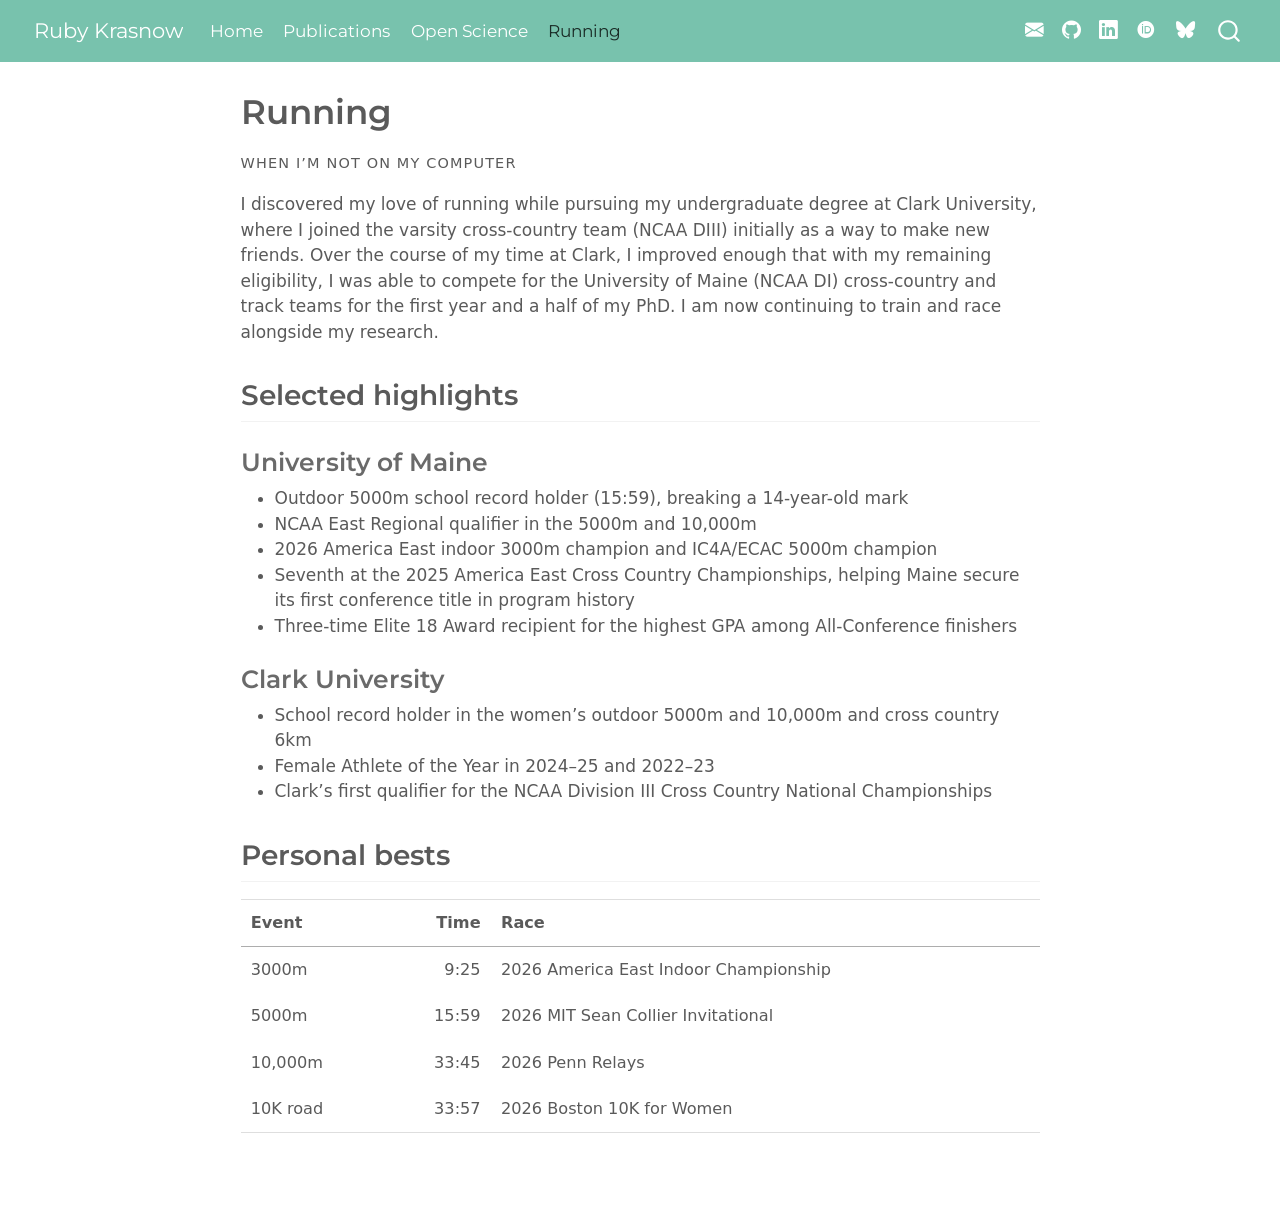
<file: docs/running.html>
<!DOCTYPE html>
<html xmlns="http://www.w3.org/1999/xhtml" lang="en" xml:lang="en"><head>

<meta charset="utf-8">
<meta name="generator" content="quarto-1.8.25">

<meta name="viewport" content="width=device-width, initial-scale=1.0, user-scalable=yes">


<title>Running – Ruby Krasnow</title>
<style>
code{white-space: pre-wrap;}
span.smallcaps{font-variant: small-caps;}
div.columns{display: flex; gap: min(4vw, 1.5em);}
div.column{flex: auto; overflow-x: auto;}
div.hanging-indent{margin-left: 1.5em; text-indent: -1.5em;}
ul.task-list{list-style: none;}
ul.task-list li input[type="checkbox"] {
  width: 0.8em;
  margin: 0 0.8em 0.2em -1em; /* quarto-specific, see https://github.com/quarto-dev/quarto-cli/issues/4556 */ 
  vertical-align: middle;
}
</style>


<script src="site_libs/quarto-nav/quarto-nav.js"></script>
<script src="site_libs/quarto-nav/headroom.min.js"></script>
<script src="site_libs/clipboard/clipboard.min.js"></script>
<script src="site_libs/quarto-search/autocomplete.umd.js"></script>
<script src="site_libs/quarto-search/fuse.min.js"></script>
<script src="site_libs/quarto-search/quarto-search.js"></script>
<meta name="quarto:offset" content="./">
<script src="site_libs/quarto-html/quarto.js" type="module"></script>
<script src="site_libs/quarto-html/tabsets/tabsets.js" type="module"></script>
<script src="site_libs/quarto-html/axe/axe-check.js" type="module"></script>
<script src="site_libs/quarto-html/popper.min.js"></script>
<script src="site_libs/quarto-html/tippy.umd.min.js"></script>
<link href="site_libs/quarto-html/tippy.css" rel="stylesheet">
<link href="site_libs/quarto-html/quarto-syntax-highlighting-7b89279ff1a6dce999919e0e67d4d9ec.css" rel="stylesheet" id="quarto-text-highlighting-styles">
<script src="site_libs/bootstrap/bootstrap.min.js"></script>
<link href="site_libs/bootstrap/bootstrap-icons.css" rel="stylesheet">
<link href="site_libs/bootstrap/bootstrap-5b8f9b2f3cffee265242a5d44fbb1e00.min.css" rel="stylesheet" append-hash="true" id="quarto-bootstrap" data-mode="light">
<link href="site_libs/quarto-contrib/fontawesome6-1.2.0/all.min.css" rel="stylesheet">
<link href="site_libs/quarto-contrib/fontawesome6-1.2.0/latex-fontsize.css" rel="stylesheet">
<script id="quarto-search-options" type="application/json">{
  "location": "navbar",
  "copy-button": false,
  "collapse-after": 3,
  "panel-placement": "end",
  "type": "overlay",
  "limit": 50,
  "keyboard-shortcut": [
    "f",
    "/",
    "s"
  ],
  "show-item-context": false,
  "language": {
    "search-no-results-text": "No results",
    "search-matching-documents-text": "matching documents",
    "search-copy-link-title": "Copy link to search",
    "search-hide-matches-text": "Hide additional matches",
    "search-more-match-text": "more match in this document",
    "search-more-matches-text": "more matches in this document",
    "search-clear-button-title": "Clear",
    "search-text-placeholder": "",
    "search-detached-cancel-button-title": "Cancel",
    "search-submit-button-title": "Submit",
    "search-label": "Search"
  }
}</script>


<link rel="stylesheet" href="styles.css">
</head>

<body class="nav-fixed fullcontent quarto-light">

<div id="quarto-search-results"></div>
  <header id="quarto-header" class="headroom fixed-top">
    <nav class="navbar navbar-expand-lg " data-bs-theme="dark">
      <div class="navbar-container container-fluid">
      <div class="navbar-brand-container mx-auto">
    <a href="./index.html" class="navbar-brand navbar-brand-logo">
    </a>
    <a class="navbar-brand" href="./index.html">
    <span class="navbar-title">Ruby Krasnow</span>
    </a>
  </div>
            <div id="quarto-search" class="" title="Search"></div>
          <button class="navbar-toggler" type="button" data-bs-toggle="collapse" data-bs-target="#navbarCollapse" aria-controls="navbarCollapse" role="menu" aria-expanded="false" aria-label="Toggle navigation" onclick="if (window.quartoToggleHeadroom) { window.quartoToggleHeadroom(); }">
  <span class="navbar-toggler-icon"></span>
</button>
          <div class="collapse navbar-collapse" id="navbarCollapse">
            <ul class="navbar-nav navbar-nav-scroll me-auto">
  <li class="nav-item">
    <a class="nav-link" href="./index.html"> 
<span class="menu-text">Home</span></a>
  </li>  
  <li class="nav-item">
    <a class="nav-link" href="./pubs.html"> 
<span class="menu-text">Publications</span></a>
  </li>  
  <li class="nav-item">
    <a class="nav-link" href="./open_science.html"> 
<span class="menu-text">Open Science</span></a>
  </li>  
  <li class="nav-item">
    <a class="nav-link active" href="./running.html" aria-current="page"> 
<span class="menu-text">Running</span></a>
  </li>  
</ul>
            <ul class="navbar-nav navbar-nav-scroll ms-auto">
  <li class="nav-item compact">
    <a class="nav-link" href="mailto:rubykrasnow@gmail.com"> <i class="bi bi-envelope-fill" role="img">
</i> 
<span class="menu-text"></span></a>
  </li>  
  <li class="nav-item compact">
    <a class="nav-link" href="https://github.com/rmk118"> <i class="bi bi-github" role="img">
</i> 
<span class="menu-text"></span></a>
  </li>  
  <li class="nav-item compact">
    <a class="nav-link" href="https://www.linkedin.com/in/ruby-krasnow/"> <i class="bi bi-linkedin" role="img">
</i> 
<span class="menu-text"></span></a>
  </li>  
  <li class="nav-item">
    <a class="nav-link" href="https://orcid.org/0009-0007-0531-8420"> 
<span class="menu-text"><i class="fa-brands fa-orcid" aria-label="orcid"></i></span></a>
  </li>  
  <li class="nav-item">
    <a class="nav-link" href="https://bsky.app/profile/rubyk.bsky.social"> 
<span class="menu-text"><i class="fa-brands fa-bluesky" aria-label="bluesky"></i></span></a>
  </li>  
</ul>
          </div> <!-- /navcollapse -->
            <div class="quarto-navbar-tools">
</div>
      </div> <!-- /container-fluid -->
    </nav>
</header>
<!-- content -->
<div id="quarto-content" class="quarto-container page-columns page-rows-contents page-layout-article page-navbar">
<!-- sidebar -->
<!-- margin-sidebar -->
    
<!-- main -->
<main class="content" id="quarto-document-content">

<header id="title-block-header" class="quarto-title-block default">
<div class="quarto-title">
<h1 class="title">Running</h1>
</div>



<div class="quarto-title-meta">

    
  
    
  </div>
  


</header>


<p><span class="running-eyebrow">When I’m not on my computer</span></p>
<p>I discovered my love of running while pursuing my undergraduate degree at Clark University, where I joined the varsity cross-country team (NCAA DIII) initially as a way to make new friends. Over the course of my time at Clark, I improved enough that with my remaining eligibility, I was able to compete for the University of Maine (NCAA DI) cross-country and track teams for the first year and a half of my PhD. I am now continuing to train and race alongside my research.</p>
<section id="selected-highlights" class="level2">
<h2 data-anchor-id="selected-highlights">Selected highlights</h2>
<section id="university-of-maine" class="level3">
<h3 data-anchor-id="university-of-maine">University of Maine</h3>
<ul>
<li>Outdoor 5000m school record holder (15:59), breaking a 14-year-old mark</li>
<li>NCAA East Regional qualifier in the 5000m and 10,000m</li>
<li>2026 America East indoor 3000m champion and IC4A/ECAC 5000m champion</li>
<li>Seventh at the 2025 America East Cross Country Championships, helping Maine secure its first conference title in program history</li>
<li>Three-time Elite 18 Award recipient for the highest GPA among All-Conference finishers</li>
</ul>
</section>
<section id="clark-university" class="level3">
<h3 data-anchor-id="clark-university">Clark University</h3>
<ul>
<li>School record holder in the women’s outdoor 5000m and 10,000m and cross country 6km</li>
<li>Female Athlete of the Year in 2024–25 and 2022–23</li>
<li>Clark’s first qualifier for the NCAA Division III Cross Country National Championships</li>
</ul>
</section>
</section>
<section id="personal-bests" class="level2">
<h2 data-anchor-id="personal-bests">Personal bests</h2>
<table class="caption-top table">
<thead>
<tr class="header">
<th style="text-align: left;">Event</th>
<th style="text-align: right;">Time</th>
<th style="text-align: left;">Race</th>
</tr>
</thead>
<tbody>
<tr class="odd">
<td style="text-align: left;">3000m</td>
<td style="text-align: right;">9:25</td>
<td style="text-align: left;">2026 America East Indoor Championship</td>
</tr>
<tr class="even">
<td style="text-align: left;">5000m</td>
<td style="text-align: right;">15:59</td>
<td style="text-align: left;">2026 MIT Sean Collier Invitational</td>
</tr>
<tr class="odd">
<td style="text-align: left;">10,000m</td>
<td style="text-align: right;">33:45</td>
<td style="text-align: left;">2026 Penn Relays</td>
</tr>
<tr class="even">
<td style="text-align: left;">10K road</td>
<td style="text-align: right;">33:57</td>
<td style="text-align: left;">2026 Boston 10K for Women</td>
</tr>
</tbody>
</table>


</section>

</main> <!-- /main -->
<script id="quarto-html-after-body" type="application/javascript">
  window.document.addEventListener("DOMContentLoaded", function (event) {
    const isCodeAnnotation = (el) => {
      for (const clz of el.classList) {
        if (clz.startsWith('code-annotation-')) {                     
          return true;
        }
      }
      return false;
    }
    const onCopySuccess = function(e) {
      // button target
      const button = e.trigger;
      // don't keep focus
      button.blur();
      // flash "checked"
      button.classList.add('code-copy-button-checked');
      var currentTitle = button.getAttribute("title");
      button.setAttribute("title", "Copied!");
      let tooltip;
      if (window.bootstrap) {
        button.setAttribute("data-bs-toggle", "tooltip");
        button.setAttribute("data-bs-placement", "left");
        button.setAttribute("data-bs-title", "Copied!");
        tooltip = new bootstrap.Tooltip(button, 
          { trigger: "manual", 
            customClass: "code-copy-button-tooltip",
            offset: [0, -8]});
        tooltip.show();    
      }
      setTimeout(function() {
        if (tooltip) {
          tooltip.hide();
          button.removeAttribute("data-bs-title");
          button.removeAttribute("data-bs-toggle");
          button.removeAttribute("data-bs-placement");
        }
        button.setAttribute("title", currentTitle);
        button.classList.remove('code-copy-button-checked');
      }, 1000);
      // clear code selection
      e.clearSelection();
    }
    const getTextToCopy = function(trigger) {
      const outerScaffold = trigger.parentElement.cloneNode(true);
      const codeEl = outerScaffold.querySelector('code');
      for (const childEl of codeEl.children) {
        if (isCodeAnnotation(childEl)) {
          childEl.remove();
        }
      }
      return codeEl.innerText;
    }
    const clipboard = new window.ClipboardJS('.code-copy-button:not([data-in-quarto-modal])', {
      text: getTextToCopy
    });
    clipboard.on('success', onCopySuccess);
    if (window.document.getElementById('quarto-embedded-source-code-modal')) {
      const clipboardModal = new window.ClipboardJS('.code-copy-button[data-in-quarto-modal]', {
        text: getTextToCopy,
        container: window.document.getElementById('quarto-embedded-source-code-modal')
      });
      clipboardModal.on('success', onCopySuccess);
    }
      var localhostRegex = new RegExp(/^(?:http|https):\/\/localhost\:?[0-9]*\//);
      var mailtoRegex = new RegExp(/^mailto:/);
        var filterRegex = new RegExp('/' + window.location.host + '/');
      var isInternal = (href) => {
          return filterRegex.test(href) || localhostRegex.test(href) || mailtoRegex.test(href);
      }
      // Inspect non-navigation links and adorn them if external
     var links = window.document.querySelectorAll('a[href]:not(.nav-link):not(.navbar-brand):not(.toc-action):not(.sidebar-link):not(.sidebar-item-toggle):not(.pagination-link):not(.no-external):not([aria-hidden]):not(.dropdown-item):not(.quarto-navigation-tool):not(.about-link)');
      for (var i=0; i<links.length; i++) {
        const link = links[i];
        if (!isInternal(link.href)) {
          // undo the damage that might have been done by quarto-nav.js in the case of
          // links that we want to consider external
          if (link.dataset.originalHref !== undefined) {
            link.href = link.dataset.originalHref;
          }
            // target, if specified
            link.setAttribute("target", "_blank");
            if (link.getAttribute("rel") === null) {
              link.setAttribute("rel", "noopener");
            }
        }
      }
    function tippyHover(el, contentFn, onTriggerFn, onUntriggerFn) {
      const config = {
        allowHTML: true,
        maxWidth: 500,
        delay: 100,
        arrow: false,
        appendTo: function(el) {
            return el.parentElement;
        },
        interactive: true,
        interactiveBorder: 10,
        theme: 'quarto',
        placement: 'bottom-start',
      };
      if (contentFn) {
        config.content = contentFn;
      }
      if (onTriggerFn) {
        config.onTrigger = onTriggerFn;
      }
      if (onUntriggerFn) {
        config.onUntrigger = onUntriggerFn;
      }
      window.tippy(el, config); 
    }
    const noterefs = window.document.querySelectorAll('a[role="doc-noteref"]');
    for (var i=0; i<noterefs.length; i++) {
      const ref = noterefs[i];
      tippyHover(ref, function() {
        // use id or data attribute instead here
        let href = ref.getAttribute('data-footnote-href') || ref.getAttribute('href');
        try { href = new URL(href).hash; } catch {}
        const id = href.replace(/^#\/?/, "");
        const note = window.document.getElementById(id);
        if (note) {
          return note.innerHTML;
        } else {
          return "";
        }
      });
    }
    const xrefs = window.document.querySelectorAll('a.quarto-xref');
    const processXRef = (id, note) => {
      // Strip column container classes
      const stripColumnClz = (el) => {
        el.classList.remove("page-full", "page-columns");
        if (el.children) {
          for (const child of el.children) {
            stripColumnClz(child);
          }
        }
      }
      stripColumnClz(note)
      if (id === null || id.startsWith('sec-')) {
        // Special case sections, only their first couple elements
        const container = document.createElement("div");
        if (note.children && note.children.length > 2) {
          container.appendChild(note.children[0].cloneNode(true));
          for (let i = 1; i < note.children.length; i++) {
            const child = note.children[i];
            if (child.tagName === "P" && child.innerText === "") {
              continue;
            } else {
              container.appendChild(child.cloneNode(true));
              break;
            }
          }
          if (window.Quarto?.typesetMath) {
            window.Quarto.typesetMath(container);
          }
          return container.innerHTML
        } else {
          if (window.Quarto?.typesetMath) {
            window.Quarto.typesetMath(note);
          }
          return note.innerHTML;
        }
      } else {
        // Remove any anchor links if they are present
        const anchorLink = note.querySelector('a.anchorjs-link');
        if (anchorLink) {
          anchorLink.remove();
        }
        if (window.Quarto?.typesetMath) {
          window.Quarto.typesetMath(note);
        }
        if (note.classList.contains("callout")) {
          return note.outerHTML;
        } else {
          return note.innerHTML;
        }
      }
    }
    for (var i=0; i<xrefs.length; i++) {
      const xref = xrefs[i];
      tippyHover(xref, undefined, function(instance) {
        instance.disable();
        let url = xref.getAttribute('href');
        let hash = undefined; 
        if (url.startsWith('#')) {
          hash = url;
        } else {
          try { hash = new URL(url).hash; } catch {}
        }
        if (hash) {
          const id = hash.replace(/^#\/?/, "");
          const note = window.document.getElementById(id);
          if (note !== null) {
            try {
              const html = processXRef(id, note.cloneNode(true));
              instance.setContent(html);
            } finally {
              instance.enable();
              instance.show();
            }
          } else {
            // See if we can fetch this
            fetch(url.split('#')[0])
            .then(res => res.text())
            .then(html => {
              const parser = new DOMParser();
              const htmlDoc = parser.parseFromString(html, "text/html");
              const note = htmlDoc.getElementById(id);
              if (note !== null) {
                const html = processXRef(id, note);
                instance.setContent(html);
              } 
            }).finally(() => {
              instance.enable();
              instance.show();
            });
          }
        } else {
          // See if we can fetch a full url (with no hash to target)
          // This is a special case and we should probably do some content thinning / targeting
          fetch(url)
          .then(res => res.text())
          .then(html => {
            const parser = new DOMParser();
            const htmlDoc = parser.parseFromString(html, "text/html");
            const note = htmlDoc.querySelector('main.content');
            if (note !== null) {
              // This should only happen for chapter cross references
              // (since there is no id in the URL)
              // remove the first header
              if (note.children.length > 0 && note.children[0].tagName === "HEADER") {
                note.children[0].remove();
              }
              const html = processXRef(null, note);
              instance.setContent(html);
            } 
          }).finally(() => {
            instance.enable();
            instance.show();
          });
        }
      }, function(instance) {
      });
    }
        let selectedAnnoteEl;
        const selectorForAnnotation = ( cell, annotation) => {
          let cellAttr = 'data-code-cell="' + cell + '"';
          let lineAttr = 'data-code-annotation="' +  annotation + '"';
          const selector = 'span[' + cellAttr + '][' + lineAttr + ']';
          return selector;
        }
        const selectCodeLines = (annoteEl) => {
          const doc = window.document;
          const targetCell = annoteEl.getAttribute("data-target-cell");
          const targetAnnotation = annoteEl.getAttribute("data-target-annotation");
          const annoteSpan = window.document.querySelector(selectorForAnnotation(targetCell, targetAnnotation));
          const lines = annoteSpan.getAttribute("data-code-lines").split(",");
          const lineIds = lines.map((line) => {
            return targetCell + "-" + line;
          })
          let top = null;
          let height = null;
          let parent = null;
          if (lineIds.length > 0) {
              //compute the position of the single el (top and bottom and make a div)
              const el = window.document.getElementById(lineIds[0]);
              top = el.offsetTop;
              height = el.offsetHeight;
              parent = el.parentElement.parentElement;
            if (lineIds.length > 1) {
              const lastEl = window.document.getElementById(lineIds[lineIds.length - 1]);
              const bottom = lastEl.offsetTop + lastEl.offsetHeight;
              height = bottom - top;
            }
            if (top !== null && height !== null && parent !== null) {
              // cook up a div (if necessary) and position it 
              let div = window.document.getElementById("code-annotation-line-highlight");
              if (div === null) {
                div = window.document.createElement("div");
                div.setAttribute("id", "code-annotation-line-highlight");
                div.style.position = 'absolute';
                parent.appendChild(div);
              }
              div.style.top = top - 2 + "px";
              div.style.height = height + 4 + "px";
              div.style.left = 0;
              let gutterDiv = window.document.getElementById("code-annotation-line-highlight-gutter");
              if (gutterDiv === null) {
                gutterDiv = window.document.createElement("div");
                gutterDiv.setAttribute("id", "code-annotation-line-highlight-gutter");
                gutterDiv.style.position = 'absolute';
                const codeCell = window.document.getElementById(targetCell);
                const gutter = codeCell.querySelector('.code-annotation-gutter');
                gutter.appendChild(gutterDiv);
              }
              gutterDiv.style.top = top - 2 + "px";
              gutterDiv.style.height = height + 4 + "px";
            }
            selectedAnnoteEl = annoteEl;
          }
        };
        const unselectCodeLines = () => {
          const elementsIds = ["code-annotation-line-highlight", "code-annotation-line-highlight-gutter"];
          elementsIds.forEach((elId) => {
            const div = window.document.getElementById(elId);
            if (div) {
              div.remove();
            }
          });
          selectedAnnoteEl = undefined;
        };
          // Handle positioning of the toggle
      window.addEventListener(
        "resize",
        throttle(() => {
          elRect = undefined;
          if (selectedAnnoteEl) {
            selectCodeLines(selectedAnnoteEl);
          }
        }, 10)
      );
      function throttle(fn, ms) {
      let throttle = false;
      let timer;
        return (...args) => {
          if(!throttle) { // first call gets through
              fn.apply(this, args);
              throttle = true;
          } else { // all the others get throttled
              if(timer) clearTimeout(timer); // cancel #2
              timer = setTimeout(() => {
                fn.apply(this, args);
                timer = throttle = false;
              }, ms);
          }
        };
      }
        // Attach click handler to the DT
        const annoteDls = window.document.querySelectorAll('dt[data-target-cell]');
        for (const annoteDlNode of annoteDls) {
          annoteDlNode.addEventListener('click', (event) => {
            const clickedEl = event.target;
            if (clickedEl !== selectedAnnoteEl) {
              unselectCodeLines();
              const activeEl = window.document.querySelector('dt[data-target-cell].code-annotation-active');
              if (activeEl) {
                activeEl.classList.remove('code-annotation-active');
              }
              selectCodeLines(clickedEl);
              clickedEl.classList.add('code-annotation-active');
            } else {
              // Unselect the line
              unselectCodeLines();
              clickedEl.classList.remove('code-annotation-active');
            }
          });
        }
    const findCites = (el) => {
      const parentEl = el.parentElement;
      if (parentEl) {
        const cites = parentEl.dataset.cites;
        if (cites) {
          return {
            el,
            cites: cites.split(' ')
          };
        } else {
          return findCites(el.parentElement)
        }
      } else {
        return undefined;
      }
    };
    var bibliorefs = window.document.querySelectorAll('a[role="doc-biblioref"]');
    for (var i=0; i<bibliorefs.length; i++) {
      const ref = bibliorefs[i];
      const citeInfo = findCites(ref);
      if (citeInfo) {
        tippyHover(citeInfo.el, function() {
          var popup = window.document.createElement('div');
          citeInfo.cites.forEach(function(cite) {
            var citeDiv = window.document.createElement('div');
            citeDiv.classList.add('hanging-indent');
            citeDiv.classList.add('csl-entry');
            var biblioDiv = window.document.getElementById('ref-' + cite);
            if (biblioDiv) {
              citeDiv.innerHTML = biblioDiv.innerHTML;
            }
            popup.appendChild(citeDiv);
          });
          return popup.innerHTML;
        });
      }
    }
  });
  </script>
</div> <!-- /content -->




</body></html>
</file>
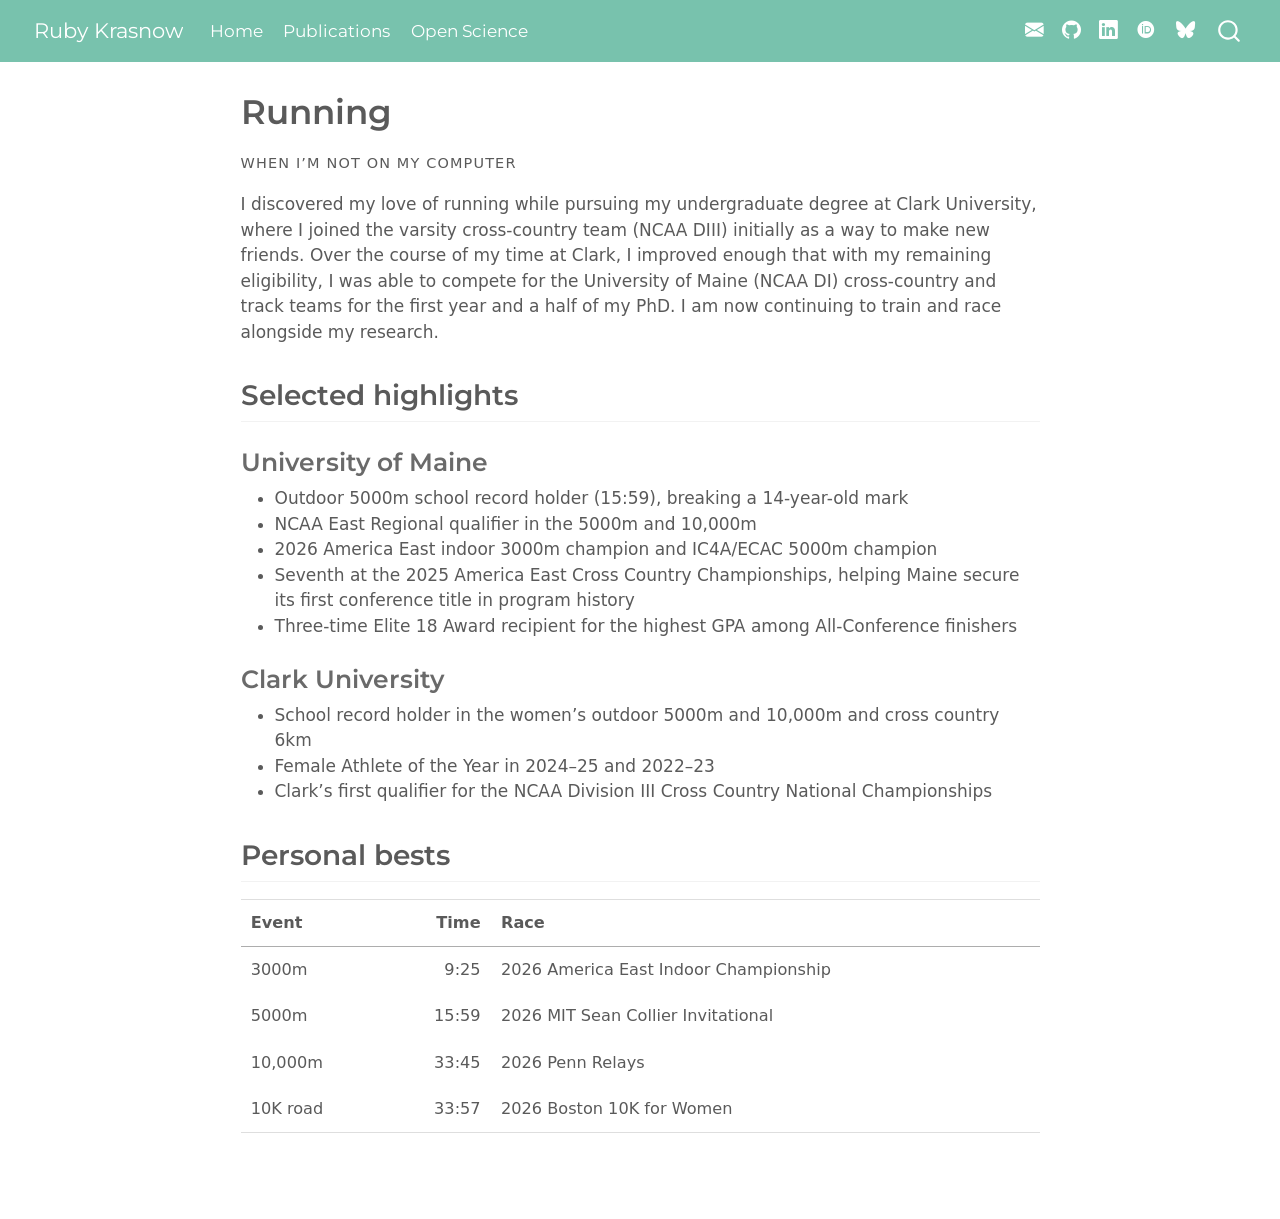
<file: docs/running_no_pics.html>
<!DOCTYPE html>
<html xmlns="http://www.w3.org/1999/xhtml" lang="en" xml:lang="en"><head>

<meta charset="utf-8">
<meta name="generator" content="quarto-1.8.25">

<meta name="viewport" content="width=device-width, initial-scale=1.0, user-scalable=yes">


<title>Running – Ruby Krasnow</title>
<style>
code{white-space: pre-wrap;}
span.smallcaps{font-variant: small-caps;}
div.columns{display: flex; gap: min(4vw, 1.5em);}
div.column{flex: auto; overflow-x: auto;}
div.hanging-indent{margin-left: 1.5em; text-indent: -1.5em;}
ul.task-list{list-style: none;}
ul.task-list li input[type="checkbox"] {
  width: 0.8em;
  margin: 0 0.8em 0.2em -1em; /* quarto-specific, see https://github.com/quarto-dev/quarto-cli/issues/4556 */ 
  vertical-align: middle;
}
</style>


<script src="site_libs/quarto-nav/quarto-nav.js"></script>
<script src="site_libs/quarto-nav/headroom.min.js"></script>
<script src="site_libs/clipboard/clipboard.min.js"></script>
<script src="site_libs/quarto-search/autocomplete.umd.js"></script>
<script src="site_libs/quarto-search/fuse.min.js"></script>
<script src="site_libs/quarto-search/quarto-search.js"></script>
<meta name="quarto:offset" content="./">
<script src="site_libs/quarto-html/quarto.js" type="module"></script>
<script src="site_libs/quarto-html/tabsets/tabsets.js" type="module"></script>
<script src="site_libs/quarto-html/axe/axe-check.js" type="module"></script>
<script src="site_libs/quarto-html/popper.min.js"></script>
<script src="site_libs/quarto-html/tippy.umd.min.js"></script>
<link href="site_libs/quarto-html/tippy.css" rel="stylesheet">
<link href="site_libs/quarto-html/quarto-syntax-highlighting-7b89279ff1a6dce999919e0e67d4d9ec.css" rel="stylesheet" id="quarto-text-highlighting-styles">
<script src="site_libs/bootstrap/bootstrap.min.js"></script>
<link href="site_libs/bootstrap/bootstrap-icons.css" rel="stylesheet">
<link href="site_libs/bootstrap/bootstrap-5b8f9b2f3cffee265242a5d44fbb1e00.min.css" rel="stylesheet" append-hash="true" id="quarto-bootstrap" data-mode="light">
<link href="site_libs/quarto-contrib/fontawesome6-1.2.0/all.min.css" rel="stylesheet">
<link href="site_libs/quarto-contrib/fontawesome6-1.2.0/latex-fontsize.css" rel="stylesheet">
<script id="quarto-search-options" type="application/json">{
  "location": "navbar",
  "copy-button": false,
  "collapse-after": 3,
  "panel-placement": "end",
  "type": "overlay",
  "limit": 50,
  "keyboard-shortcut": [
    "f",
    "/",
    "s"
  ],
  "show-item-context": false,
  "language": {
    "search-no-results-text": "No results",
    "search-matching-documents-text": "matching documents",
    "search-copy-link-title": "Copy link to search",
    "search-hide-matches-text": "Hide additional matches",
    "search-more-match-text": "more match in this document",
    "search-more-matches-text": "more matches in this document",
    "search-clear-button-title": "Clear",
    "search-text-placeholder": "",
    "search-detached-cancel-button-title": "Cancel",
    "search-submit-button-title": "Submit",
    "search-label": "Search"
  }
}</script>


<link rel="stylesheet" href="styles.css">
</head>

<body class="nav-fixed fullcontent quarto-light">

<div id="quarto-search-results"></div>
  <header id="quarto-header" class="headroom fixed-top">
    <nav class="navbar navbar-expand-lg " data-bs-theme="dark">
      <div class="navbar-container container-fluid">
      <div class="navbar-brand-container mx-auto">
    <a href="./index.html" class="navbar-brand navbar-brand-logo">
    </a>
    <a class="navbar-brand" href="./index.html">
    <span class="navbar-title">Ruby Krasnow</span>
    </a>
  </div>
            <div id="quarto-search" class="" title="Search"></div>
          <button class="navbar-toggler" type="button" data-bs-toggle="collapse" data-bs-target="#navbarCollapse" aria-controls="navbarCollapse" role="menu" aria-expanded="false" aria-label="Toggle navigation" onclick="if (window.quartoToggleHeadroom) { window.quartoToggleHeadroom(); }">
  <span class="navbar-toggler-icon"></span>
</button>
          <div class="collapse navbar-collapse" id="navbarCollapse">
            <ul class="navbar-nav navbar-nav-scroll me-auto">
  <li class="nav-item">
    <a class="nav-link" href="./index.html"> 
<span class="menu-text">Home</span></a>
  </li>  
  <li class="nav-item">
    <a class="nav-link" href="./pubs.html"> 
<span class="menu-text">Publications</span></a>
  </li>  
  <li class="nav-item">
    <a class="nav-link" href="./open_science.html"> 
<span class="menu-text">Open Science</span></a>
  </li>  
</ul>
            <ul class="navbar-nav navbar-nav-scroll ms-auto">
  <li class="nav-item compact">
    <a class="nav-link" href="mailto:rubykrasnow@gmail.com"> <i class="bi bi-envelope-fill" role="img">
</i> 
<span class="menu-text"></span></a>
  </li>  
  <li class="nav-item compact">
    <a class="nav-link" href="https://github.com/rmk118"> <i class="bi bi-github" role="img">
</i> 
<span class="menu-text"></span></a>
  </li>  
  <li class="nav-item compact">
    <a class="nav-link" href="https://www.linkedin.com/in/ruby-krasnow/"> <i class="bi bi-linkedin" role="img">
</i> 
<span class="menu-text"></span></a>
  </li>  
  <li class="nav-item">
    <a class="nav-link" href="https://orcid.org/0009-0007-0531-8420"> 
<span class="menu-text"><i class="fa-brands fa-orcid" aria-label="orcid"></i></span></a>
  </li>  
  <li class="nav-item">
    <a class="nav-link" href="https://bsky.app/profile/rubyk.bsky.social"> 
<span class="menu-text"><i class="fa-brands fa-bluesky" aria-label="bluesky"></i></span></a>
  </li>  
</ul>
          </div> <!-- /navcollapse -->
            <div class="quarto-navbar-tools">
</div>
      </div> <!-- /container-fluid -->
    </nav>
</header>
<!-- content -->
<div id="quarto-content" class="quarto-container page-columns page-rows-contents page-layout-article page-navbar">
<!-- sidebar -->
<!-- margin-sidebar -->
    
<!-- main -->
<main class="content" id="quarto-document-content">

<header id="title-block-header" class="quarto-title-block default">
<div class="quarto-title">
<h1 class="title">Running</h1>
</div>



<div class="quarto-title-meta">

    
  
    
  </div>
  


</header>


<p><span class="running-eyebrow">When I’m not on my computer</span></p>
<p>I discovered my love of running while pursuing my undergraduate degree at Clark University, where I joined the varsity cross-country team (NCAA DIII) initially as a way to make new friends. Over the course of my time at Clark, I improved enough that with my remaining eligibility, I was able to compete for the University of Maine (NCAA DI) cross-country and track teams for the first year and a half of my PhD. I am now continuing to train and race alongside my research.</p>
<section id="selected-highlights" class="level2">
<h2 data-anchor-id="selected-highlights">Selected highlights</h2>
<section id="university-of-maine" class="level3">
<h3 data-anchor-id="university-of-maine">University of Maine</h3>
<ul>
<li>Outdoor 5000m school record holder (15:59), breaking a 14-year-old mark</li>
<li>NCAA East Regional qualifier in the 5000m and 10,000m</li>
<li>2026 America East indoor 3000m champion and IC4A/ECAC 5000m champion</li>
<li>Seventh at the 2025 America East Cross Country Championships, helping Maine secure its first conference title in program history</li>
<li>Three-time Elite 18 Award recipient for the highest GPA among All-Conference finishers</li>
</ul>
</section>
<section id="clark-university" class="level3">
<h3 data-anchor-id="clark-university">Clark University</h3>
<ul>
<li>School record holder in the women’s outdoor 5000m and 10,000m and cross country 6km</li>
<li>Female Athlete of the Year in 2024–25 and 2022–23</li>
<li>Clark’s first qualifier for the NCAA Division III Cross Country National Championships</li>
</ul>
</section>
</section>
<section id="personal-bests" class="level2">
<h2 data-anchor-id="personal-bests">Personal bests</h2>
<table class="caption-top table">
<thead>
<tr class="header">
<th style="text-align: left;">Event</th>
<th style="text-align: right;">Time</th>
<th style="text-align: left;">Race</th>
</tr>
</thead>
<tbody>
<tr class="odd">
<td style="text-align: left;">3000m</td>
<td style="text-align: right;">9:25</td>
<td style="text-align: left;">2026 America East Indoor Championship</td>
</tr>
<tr class="even">
<td style="text-align: left;">5000m</td>
<td style="text-align: right;">15:59</td>
<td style="text-align: left;">2026 MIT Sean Collier Invitational</td>
</tr>
<tr class="odd">
<td style="text-align: left;">10,000m</td>
<td style="text-align: right;">33:45</td>
<td style="text-align: left;">2026 Penn Relays</td>
</tr>
<tr class="even">
<td style="text-align: left;">10K road</td>
<td style="text-align: right;">33:57</td>
<td style="text-align: left;">2026 Boston 10K for Women</td>
</tr>
</tbody>
</table>


</section>

</main> <!-- /main -->
<script id="quarto-html-after-body" type="application/javascript">
  window.document.addEventListener("DOMContentLoaded", function (event) {
    const isCodeAnnotation = (el) => {
      for (const clz of el.classList) {
        if (clz.startsWith('code-annotation-')) {                     
          return true;
        }
      }
      return false;
    }
    const onCopySuccess = function(e) {
      // button target
      const button = e.trigger;
      // don't keep focus
      button.blur();
      // flash "checked"
      button.classList.add('code-copy-button-checked');
      var currentTitle = button.getAttribute("title");
      button.setAttribute("title", "Copied!");
      let tooltip;
      if (window.bootstrap) {
        button.setAttribute("data-bs-toggle", "tooltip");
        button.setAttribute("data-bs-placement", "left");
        button.setAttribute("data-bs-title", "Copied!");
        tooltip = new bootstrap.Tooltip(button, 
          { trigger: "manual", 
            customClass: "code-copy-button-tooltip",
            offset: [0, -8]});
        tooltip.show();    
      }
      setTimeout(function() {
        if (tooltip) {
          tooltip.hide();
          button.removeAttribute("data-bs-title");
          button.removeAttribute("data-bs-toggle");
          button.removeAttribute("data-bs-placement");
        }
        button.setAttribute("title", currentTitle);
        button.classList.remove('code-copy-button-checked');
      }, 1000);
      // clear code selection
      e.clearSelection();
    }
    const getTextToCopy = function(trigger) {
      const outerScaffold = trigger.parentElement.cloneNode(true);
      const codeEl = outerScaffold.querySelector('code');
      for (const childEl of codeEl.children) {
        if (isCodeAnnotation(childEl)) {
          childEl.remove();
        }
      }
      return codeEl.innerText;
    }
    const clipboard = new window.ClipboardJS('.code-copy-button:not([data-in-quarto-modal])', {
      text: getTextToCopy
    });
    clipboard.on('success', onCopySuccess);
    if (window.document.getElementById('quarto-embedded-source-code-modal')) {
      const clipboardModal = new window.ClipboardJS('.code-copy-button[data-in-quarto-modal]', {
        text: getTextToCopy,
        container: window.document.getElementById('quarto-embedded-source-code-modal')
      });
      clipboardModal.on('success', onCopySuccess);
    }
      var localhostRegex = new RegExp(/^(?:http|https):\/\/localhost\:?[0-9]*\//);
      var mailtoRegex = new RegExp(/^mailto:/);
        var filterRegex = new RegExp('/' + window.location.host + '/');
      var isInternal = (href) => {
          return filterRegex.test(href) || localhostRegex.test(href) || mailtoRegex.test(href);
      }
      // Inspect non-navigation links and adorn them if external
     var links = window.document.querySelectorAll('a[href]:not(.nav-link):not(.navbar-brand):not(.toc-action):not(.sidebar-link):not(.sidebar-item-toggle):not(.pagination-link):not(.no-external):not([aria-hidden]):not(.dropdown-item):not(.quarto-navigation-tool):not(.about-link)');
      for (var i=0; i<links.length; i++) {
        const link = links[i];
        if (!isInternal(link.href)) {
          // undo the damage that might have been done by quarto-nav.js in the case of
          // links that we want to consider external
          if (link.dataset.originalHref !== undefined) {
            link.href = link.dataset.originalHref;
          }
            // target, if specified
            link.setAttribute("target", "_blank");
            if (link.getAttribute("rel") === null) {
              link.setAttribute("rel", "noopener");
            }
        }
      }
    function tippyHover(el, contentFn, onTriggerFn, onUntriggerFn) {
      const config = {
        allowHTML: true,
        maxWidth: 500,
        delay: 100,
        arrow: false,
        appendTo: function(el) {
            return el.parentElement;
        },
        interactive: true,
        interactiveBorder: 10,
        theme: 'quarto',
        placement: 'bottom-start',
      };
      if (contentFn) {
        config.content = contentFn;
      }
      if (onTriggerFn) {
        config.onTrigger = onTriggerFn;
      }
      if (onUntriggerFn) {
        config.onUntrigger = onUntriggerFn;
      }
      window.tippy(el, config); 
    }
    const noterefs = window.document.querySelectorAll('a[role="doc-noteref"]');
    for (var i=0; i<noterefs.length; i++) {
      const ref = noterefs[i];
      tippyHover(ref, function() {
        // use id or data attribute instead here
        let href = ref.getAttribute('data-footnote-href') || ref.getAttribute('href');
        try { href = new URL(href).hash; } catch {}
        const id = href.replace(/^#\/?/, "");
        const note = window.document.getElementById(id);
        if (note) {
          return note.innerHTML;
        } else {
          return "";
        }
      });
    }
    const xrefs = window.document.querySelectorAll('a.quarto-xref');
    const processXRef = (id, note) => {
      // Strip column container classes
      const stripColumnClz = (el) => {
        el.classList.remove("page-full", "page-columns");
        if (el.children) {
          for (const child of el.children) {
            stripColumnClz(child);
          }
        }
      }
      stripColumnClz(note)
      if (id === null || id.startsWith('sec-')) {
        // Special case sections, only their first couple elements
        const container = document.createElement("div");
        if (note.children && note.children.length > 2) {
          container.appendChild(note.children[0].cloneNode(true));
          for (let i = 1; i < note.children.length; i++) {
            const child = note.children[i];
            if (child.tagName === "P" && child.innerText === "") {
              continue;
            } else {
              container.appendChild(child.cloneNode(true));
              break;
            }
          }
          if (window.Quarto?.typesetMath) {
            window.Quarto.typesetMath(container);
          }
          return container.innerHTML
        } else {
          if (window.Quarto?.typesetMath) {
            window.Quarto.typesetMath(note);
          }
          return note.innerHTML;
        }
      } else {
        // Remove any anchor links if they are present
        const anchorLink = note.querySelector('a.anchorjs-link');
        if (anchorLink) {
          anchorLink.remove();
        }
        if (window.Quarto?.typesetMath) {
          window.Quarto.typesetMath(note);
        }
        if (note.classList.contains("callout")) {
          return note.outerHTML;
        } else {
          return note.innerHTML;
        }
      }
    }
    for (var i=0; i<xrefs.length; i++) {
      const xref = xrefs[i];
      tippyHover(xref, undefined, function(instance) {
        instance.disable();
        let url = xref.getAttribute('href');
        let hash = undefined; 
        if (url.startsWith('#')) {
          hash = url;
        } else {
          try { hash = new URL(url).hash; } catch {}
        }
        if (hash) {
          const id = hash.replace(/^#\/?/, "");
          const note = window.document.getElementById(id);
          if (note !== null) {
            try {
              const html = processXRef(id, note.cloneNode(true));
              instance.setContent(html);
            } finally {
              instance.enable();
              instance.show();
            }
          } else {
            // See if we can fetch this
            fetch(url.split('#')[0])
            .then(res => res.text())
            .then(html => {
              const parser = new DOMParser();
              const htmlDoc = parser.parseFromString(html, "text/html");
              const note = htmlDoc.getElementById(id);
              if (note !== null) {
                const html = processXRef(id, note);
                instance.setContent(html);
              } 
            }).finally(() => {
              instance.enable();
              instance.show();
            });
          }
        } else {
          // See if we can fetch a full url (with no hash to target)
          // This is a special case and we should probably do some content thinning / targeting
          fetch(url)
          .then(res => res.text())
          .then(html => {
            const parser = new DOMParser();
            const htmlDoc = parser.parseFromString(html, "text/html");
            const note = htmlDoc.querySelector('main.content');
            if (note !== null) {
              // This should only happen for chapter cross references
              // (since there is no id in the URL)
              // remove the first header
              if (note.children.length > 0 && note.children[0].tagName === "HEADER") {
                note.children[0].remove();
              }
              const html = processXRef(null, note);
              instance.setContent(html);
            } 
          }).finally(() => {
            instance.enable();
            instance.show();
          });
        }
      }, function(instance) {
      });
    }
        let selectedAnnoteEl;
        const selectorForAnnotation = ( cell, annotation) => {
          let cellAttr = 'data-code-cell="' + cell + '"';
          let lineAttr = 'data-code-annotation="' +  annotation + '"';
          const selector = 'span[' + cellAttr + '][' + lineAttr + ']';
          return selector;
        }
        const selectCodeLines = (annoteEl) => {
          const doc = window.document;
          const targetCell = annoteEl.getAttribute("data-target-cell");
          const targetAnnotation = annoteEl.getAttribute("data-target-annotation");
          const annoteSpan = window.document.querySelector(selectorForAnnotation(targetCell, targetAnnotation));
          const lines = annoteSpan.getAttribute("data-code-lines").split(",");
          const lineIds = lines.map((line) => {
            return targetCell + "-" + line;
          })
          let top = null;
          let height = null;
          let parent = null;
          if (lineIds.length > 0) {
              //compute the position of the single el (top and bottom and make a div)
              const el = window.document.getElementById(lineIds[0]);
              top = el.offsetTop;
              height = el.offsetHeight;
              parent = el.parentElement.parentElement;
            if (lineIds.length > 1) {
              const lastEl = window.document.getElementById(lineIds[lineIds.length - 1]);
              const bottom = lastEl.offsetTop + lastEl.offsetHeight;
              height = bottom - top;
            }
            if (top !== null && height !== null && parent !== null) {
              // cook up a div (if necessary) and position it 
              let div = window.document.getElementById("code-annotation-line-highlight");
              if (div === null) {
                div = window.document.createElement("div");
                div.setAttribute("id", "code-annotation-line-highlight");
                div.style.position = 'absolute';
                parent.appendChild(div);
              }
              div.style.top = top - 2 + "px";
              div.style.height = height + 4 + "px";
              div.style.left = 0;
              let gutterDiv = window.document.getElementById("code-annotation-line-highlight-gutter");
              if (gutterDiv === null) {
                gutterDiv = window.document.createElement("div");
                gutterDiv.setAttribute("id", "code-annotation-line-highlight-gutter");
                gutterDiv.style.position = 'absolute';
                const codeCell = window.document.getElementById(targetCell);
                const gutter = codeCell.querySelector('.code-annotation-gutter');
                gutter.appendChild(gutterDiv);
              }
              gutterDiv.style.top = top - 2 + "px";
              gutterDiv.style.height = height + 4 + "px";
            }
            selectedAnnoteEl = annoteEl;
          }
        };
        const unselectCodeLines = () => {
          const elementsIds = ["code-annotation-line-highlight", "code-annotation-line-highlight-gutter"];
          elementsIds.forEach((elId) => {
            const div = window.document.getElementById(elId);
            if (div) {
              div.remove();
            }
          });
          selectedAnnoteEl = undefined;
        };
          // Handle positioning of the toggle
      window.addEventListener(
        "resize",
        throttle(() => {
          elRect = undefined;
          if (selectedAnnoteEl) {
            selectCodeLines(selectedAnnoteEl);
          }
        }, 10)
      );
      function throttle(fn, ms) {
      let throttle = false;
      let timer;
        return (...args) => {
          if(!throttle) { // first call gets through
              fn.apply(this, args);
              throttle = true;
          } else { // all the others get throttled
              if(timer) clearTimeout(timer); // cancel #2
              timer = setTimeout(() => {
                fn.apply(this, args);
                timer = throttle = false;
              }, ms);
          }
        };
      }
        // Attach click handler to the DT
        const annoteDls = window.document.querySelectorAll('dt[data-target-cell]');
        for (const annoteDlNode of annoteDls) {
          annoteDlNode.addEventListener('click', (event) => {
            const clickedEl = event.target;
            if (clickedEl !== selectedAnnoteEl) {
              unselectCodeLines();
              const activeEl = window.document.querySelector('dt[data-target-cell].code-annotation-active');
              if (activeEl) {
                activeEl.classList.remove('code-annotation-active');
              }
              selectCodeLines(clickedEl);
              clickedEl.classList.add('code-annotation-active');
            } else {
              // Unselect the line
              unselectCodeLines();
              clickedEl.classList.remove('code-annotation-active');
            }
          });
        }
    const findCites = (el) => {
      const parentEl = el.parentElement;
      if (parentEl) {
        const cites = parentEl.dataset.cites;
        if (cites) {
          return {
            el,
            cites: cites.split(' ')
          };
        } else {
          return findCites(el.parentElement)
        }
      } else {
        return undefined;
      }
    };
    var bibliorefs = window.document.querySelectorAll('a[role="doc-biblioref"]');
    for (var i=0; i<bibliorefs.length; i++) {
      const ref = bibliorefs[i];
      const citeInfo = findCites(ref);
      if (citeInfo) {
        tippyHover(citeInfo.el, function() {
          var popup = window.document.createElement('div');
          citeInfo.cites.forEach(function(cite) {
            var citeDiv = window.document.createElement('div');
            citeDiv.classList.add('hanging-indent');
            citeDiv.classList.add('csl-entry');
            var biblioDiv = window.document.getElementById('ref-' + cite);
            if (biblioDiv) {
              citeDiv.innerHTML = biblioDiv.innerHTML;
            }
            popup.appendChild(citeDiv);
          });
          return popup.innerHTML;
        });
      }
    }
  });
  </script>
</div> <!-- /content -->




</body></html>
</file>
<file: site_libs/quarto-html/tippy.css>
.tippy-box[data-animation=fade][data-state=hidden]{opacity:0}[data-tippy-root]{max-width:calc(100vw - 10px)}.tippy-box{position:relative;background-color:#333;color:#fff;border-radius:4px;font-size:14px;line-height:1.4;white-space:normal;outline:0;transition-property:transform,visibility,opacity}.tippy-box[data-placement^=top]>.tippy-arrow{bottom:0}.tippy-box[data-placement^=top]>.tippy-arrow:before{bottom:-7px;left:0;border-width:8px 8px 0;border-top-color:initial;transform-origin:center top}.tippy-box[data-placement^=bottom]>.tippy-arrow{top:0}.tippy-box[data-placement^=bottom]>.tippy-arrow:before{top:-7px;left:0;border-width:0 8px 8px;border-bottom-color:initial;transform-origin:center bottom}.tippy-box[data-placement^=left]>.tippy-arrow{right:0}.tippy-box[data-placement^=left]>.tippy-arrow:before{border-width:8px 0 8px 8px;border-left-color:initial;right:-7px;transform-origin:center left}.tippy-box[data-placement^=right]>.tippy-arrow{left:0}.tippy-box[data-placement^=right]>.tippy-arrow:before{left:-7px;border-width:8px 8px 8px 0;border-right-color:initial;transform-origin:center right}.tippy-box[data-inertia][data-state=visible]{transition-timing-function:cubic-bezier(.54,1.5,.38,1.11)}.tippy-arrow{width:16px;height:16px;color:#333}.tippy-arrow:before{content:"";position:absolute;border-color:transparent;border-style:solid}.tippy-content{position:relative;padding:5px 9px;z-index:1}
</file>
<file: site_libs/quarto-html/quarto-syntax-highlighting-e26003cea8cd680ca0c55a263523d882.css>
/* quarto syntax highlight colors */
:root {
  --quarto-hl-ot-color: #003B4F;
  --quarto-hl-at-color: #657422;
  --quarto-hl-ss-color: #20794D;
  --quarto-hl-an-color: #5E5E5E;
  --quarto-hl-fu-color: #4758AB;
  --quarto-hl-st-color: #20794D;
  --quarto-hl-cf-color: #003B4F;
  --quarto-hl-op-color: #5E5E5E;
  --quarto-hl-er-color: #AD0000;
  --quarto-hl-bn-color: #AD0000;
  --quarto-hl-al-color: #AD0000;
  --quarto-hl-va-color: #111111;
  --quarto-hl-bu-color: inherit;
  --quarto-hl-ex-color: inherit;
  --quarto-hl-pp-color: #AD0000;
  --quarto-hl-in-color: #5E5E5E;
  --quarto-hl-vs-color: #20794D;
  --quarto-hl-wa-color: #5E5E5E;
  --quarto-hl-do-color: #5E5E5E;
  --quarto-hl-im-color: #00769E;
  --quarto-hl-ch-color: #20794D;
  --quarto-hl-dt-color: #AD0000;
  --quarto-hl-fl-color: #AD0000;
  --quarto-hl-co-color: #5E5E5E;
  --quarto-hl-cv-color: #5E5E5E;
  --quarto-hl-cn-color: #8f5902;
  --quarto-hl-sc-color: #5E5E5E;
  --quarto-hl-dv-color: #AD0000;
  --quarto-hl-kw-color: #003B4F;
}

/* other quarto variables */
:root {
  --quarto-font-monospace: SFMono-Regular, Menlo, Monaco, Consolas, "Liberation Mono", "Courier New", monospace;
}

pre > code.sourceCode > span {
  color: #003B4F;
}

code span {
  color: #003B4F;
}

code.sourceCode > span {
  color: #003B4F;
}

div.sourceCode,
div.sourceCode pre.sourceCode {
  color: #003B4F;
}

code span.ot {
  color: #003B4F;
  font-style: inherit;
}

code span.at {
  color: #657422;
  font-style: inherit;
}

code span.ss {
  color: #20794D;
  font-style: inherit;
}

code span.an {
  color: #5E5E5E;
  font-style: inherit;
}

code span.fu {
  color: #4758AB;
  font-style: inherit;
}

code span.st {
  color: #20794D;
  font-style: inherit;
}

code span.cf {
  color: #003B4F;
  font-weight: bold;
  font-style: inherit;
}

code span.op {
  color: #5E5E5E;
  font-style: inherit;
}

code span.er {
  color: #AD0000;
  font-style: inherit;
}

code span.bn {
  color: #AD0000;
  font-style: inherit;
}

code span.al {
  color: #AD0000;
  font-style: inherit;
}

code span.va {
  color: #111111;
  font-style: inherit;
}

code span.bu {
  font-style: inherit;
}

code span.ex {
  font-style: inherit;
}

code span.pp {
  color: #AD0000;
  font-style: inherit;
}

code span.in {
  color: #5E5E5E;
  font-style: inherit;
}

code span.vs {
  color: #20794D;
  font-style: inherit;
}

code span.wa {
  color: #5E5E5E;
  font-style: italic;
}

code span.do {
  color: #5E5E5E;
  font-style: italic;
}

code span.im {
  color: #00769E;
  font-style: inherit;
}

code span.ch {
  color: #20794D;
  font-style: inherit;
}

code span.dt {
  color: #AD0000;
  font-style: inherit;
}

code span.fl {
  color: #AD0000;
  font-style: inherit;
}

code span.co {
  color: #5E5E5E;
  font-style: inherit;
}

code span.cv {
  color: #5E5E5E;
  font-style: italic;
}

code span.cn {
  color: #8f5902;
  font-style: inherit;
}

code span.sc {
  color: #5E5E5E;
  font-style: inherit;
}

code span.dv {
  color: #AD0000;
  font-style: inherit;
}

code span.kw {
  color: #003B4F;
  font-weight: bold;
  font-style: inherit;
}

.prevent-inlining {
  content: "</";
}

/*# sourceMappingURL=e90e9ab646ea9b1aaa61e089606e0f97.css.map */
</file>
<file: site_libs/quarto-contrib/fontawesome6-1.2.0/latex-fontsize.css>
.fa-tiny {
  font-size: 0.5em;
}
.fa-scriptsize {
  font-size: 0.7em;
}
.fa-footnotesize {
  font-size: 0.8em;
}
.fa-small {
  font-size: 0.9em;
}
.fa-normalsize {
  font-size: 1em;
}
.fa-large {
  font-size: 1.2em;
}
.fa-Large {
  font-size: 1.5em;
}
.fa-LARGE {
  font-size: 1.75em;
}
.fa-huge {
  font-size: 2em;
}
.fa-Huge {
  font-size: 2.5em;
}
</file>
<file: styles.css>
border-bottom: 0;
  font-size: 1.35rem;
  font-weight: 600;
  line-height: 1.3;
}

main.content h3 {
  margin-top: 1.5rem;
  margin-bottom: 0.65rem;
  font-size: 1.1rem;
  font-weight: 600;
  line-height: 1.35;
}

/* Reusable tagline, including "When I'm not on my computer" */
.eyebrow,
.running-eyebrow {
  color: var(--ruby-muted);
  font-size: 0.85rem;
  font-weight: 500;
  letter-spacing: 0.08em;
  text-transform: uppercase;
}

/* Links in prose */
main.content p a,
main.content li a,
main.content td a {
  text-underline-offset: 0.2em;
  text-decoration-thickness: 0.08em;
}

/* Tables, including personal bests */
main.content table {
  font-size: 0.95rem;
  font-variant-numeric: tabular-nums;
}

main.content table th,
main.content table td {
  padding: 0.65rem 0.6rem;
  border-bottom: 1px solid var(--ruby-rule);
  vertical-align: top;
}

main.content table th {
  font-weight: 600;
}

/* Optional small notes and photo credits */
.running-record-note,
.running-photo-credit {
  color: var(--ruby-muted);
  font-size: 0.85rem;
}
</file>
<file: _site/site_libs/quarto-html/tippy.css>
.tippy-box[data-animation=fade][data-state=hidden]{opacity:0}[data-tippy-root]{max-width:calc(100vw - 10px)}.tippy-box{position:relative;background-color:#333;color:#fff;border-radius:4px;font-size:14px;line-height:1.4;white-space:normal;outline:0;transition-property:transform,visibility,opacity}.tippy-box[data-placement^=top]>.tippy-arrow{bottom:0}.tippy-box[data-placement^=top]>.tippy-arrow:before{bottom:-7px;left:0;border-width:8px 8px 0;border-top-color:initial;transform-origin:center top}.tippy-box[data-placement^=bottom]>.tippy-arrow{top:0}.tippy-box[data-placement^=bottom]>.tippy-arrow:before{top:-7px;left:0;border-width:0 8px 8px;border-bottom-color:initial;transform-origin:center bottom}.tippy-box[data-placement^=left]>.tippy-arrow{right:0}.tippy-box[data-placement^=left]>.tippy-arrow:before{border-width:8px 0 8px 8px;border-left-color:initial;right:-7px;transform-origin:center left}.tippy-box[data-placement^=right]>.tippy-arrow{left:0}.tippy-box[data-placement^=right]>.tippy-arrow:before{left:-7px;border-width:8px 8px 8px 0;border-right-color:initial;transform-origin:center right}.tippy-box[data-inertia][data-state=visible]{transition-timing-function:cubic-bezier(.54,1.5,.38,1.11)}.tippy-arrow{width:16px;height:16px;color:#333}.tippy-arrow:before{content:"";position:absolute;border-color:transparent;border-style:solid}.tippy-content{position:relative;padding:5px 9px;z-index:1}
</file>
<file: _site/site_libs/quarto-html/quarto-syntax-highlighting.css>
/* quarto syntax highlight colors */
:root {
  --quarto-hl-ot-color: #003B4F;
  --quarto-hl-at-color: #657422;
  --quarto-hl-ss-color: #20794D;
  --quarto-hl-an-color: #5E5E5E;
  --quarto-hl-fu-color: #4758AB;
  --quarto-hl-st-color: #20794D;
  --quarto-hl-cf-color: #003B4F;
  --quarto-hl-op-color: #5E5E5E;
  --quarto-hl-er-color: #AD0000;
  --quarto-hl-bn-color: #AD0000;
  --quarto-hl-al-color: #AD0000;
  --quarto-hl-va-color: #111111;
  --quarto-hl-bu-color: inherit;
  --quarto-hl-ex-color: inherit;
  --quarto-hl-pp-color: #AD0000;
  --quarto-hl-in-color: #5E5E5E;
  --quarto-hl-vs-color: #20794D;
  --quarto-hl-wa-color: #5E5E5E;
  --quarto-hl-do-color: #5E5E5E;
  --quarto-hl-im-color: #00769E;
  --quarto-hl-ch-color: #20794D;
  --quarto-hl-dt-color: #AD0000;
  --quarto-hl-fl-color: #AD0000;
  --quarto-hl-co-color: #5E5E5E;
  --quarto-hl-cv-color: #5E5E5E;
  --quarto-hl-cn-color: #8f5902;
  --quarto-hl-sc-color: #5E5E5E;
  --quarto-hl-dv-color: #AD0000;
  --quarto-hl-kw-color: #003B4F;
}

/* other quarto variables */
:root {
  --quarto-font-monospace: SFMono-Regular, Menlo, Monaco, Consolas, "Liberation Mono", "Courier New", monospace;
}

pre > code.sourceCode > span {
  color: #003B4F;
}

code span {
  color: #003B4F;
}

code.sourceCode > span {
  color: #003B4F;
}

div.sourceCode,
div.sourceCode pre.sourceCode {
  color: #003B4F;
}

code span.ot {
  color: #003B4F;
  font-style: inherit;
}

code span.at {
  color: #657422;
  font-style: inherit;
}

code span.ss {
  color: #20794D;
  font-style: inherit;
}

code span.an {
  color: #5E5E5E;
  font-style: inherit;
}

code span.fu {
  color: #4758AB;
  font-style: inherit;
}

code span.st {
  color: #20794D;
  font-style: inherit;
}

code span.cf {
  color: #003B4F;
  font-style: inherit;
}

code span.op {
  color: #5E5E5E;
  font-style: inherit;
}

code span.er {
  color: #AD0000;
  font-style: inherit;
}

code span.bn {
  color: #AD0000;
  font-style: inherit;
}

code span.al {
  color: #AD0000;
  font-style: inherit;
}

code span.va {
  color: #111111;
  font-style: inherit;
}

code span.bu {
  font-style: inherit;
}

code span.ex {
  font-style: inherit;
}

code span.pp {
  color: #AD0000;
  font-style: inherit;
}

code span.in {
  color: #5E5E5E;
  font-style: inherit;
}

code span.vs {
  color: #20794D;
  font-style: inherit;
}

code span.wa {
  color: #5E5E5E;
  font-style: italic;
}

code span.do {
  color: #5E5E5E;
  font-style: italic;
}

code span.im {
  color: #00769E;
  font-style: inherit;
}

code span.ch {
  color: #20794D;
  font-style: inherit;
}

code span.dt {
  color: #AD0000;
  font-style: inherit;
}

code span.fl {
  color: #AD0000;
  font-style: inherit;
}

code span.co {
  color: #5E5E5E;
  font-style: inherit;
}

code span.cv {
  color: #5E5E5E;
  font-style: italic;
}

code span.cn {
  color: #8f5902;
  font-style: inherit;
}

code span.sc {
  color: #5E5E5E;
  font-style: inherit;
}

code span.dv {
  color: #AD0000;
  font-style: inherit;
}

code span.kw {
  color: #003B4F;
  font-style: inherit;
}

.prevent-inlining {
  content: "</";
}

/*# sourceMappingURL=debc5d5d77c3f9108843748ff7464032.css.map */
</file>
<file: _site/styles.css>
/* css styles */
</file>
<file: docs/site_libs/quarto-html/tippy.css>
.tippy-box[data-animation=fade][data-state=hidden]{opacity:0}[data-tippy-root]{max-width:calc(100vw - 10px)}.tippy-box{position:relative;background-color:#333;color:#fff;border-radius:4px;font-size:14px;line-height:1.4;white-space:normal;outline:0;transition-property:transform,visibility,opacity}.tippy-box[data-placement^=top]>.tippy-arrow{bottom:0}.tippy-box[data-placement^=top]>.tippy-arrow:before{bottom:-7px;left:0;border-width:8px 8px 0;border-top-color:initial;transform-origin:center top}.tippy-box[data-placement^=bottom]>.tippy-arrow{top:0}.tippy-box[data-placement^=bottom]>.tippy-arrow:before{top:-7px;left:0;border-width:0 8px 8px;border-bottom-color:initial;transform-origin:center bottom}.tippy-box[data-placement^=left]>.tippy-arrow{right:0}.tippy-box[data-placement^=left]>.tippy-arrow:before{border-width:8px 0 8px 8px;border-left-color:initial;right:-7px;transform-origin:center left}.tippy-box[data-placement^=right]>.tippy-arrow{left:0}.tippy-box[data-placement^=right]>.tippy-arrow:before{left:-7px;border-width:8px 8px 8px 0;border-right-color:initial;transform-origin:center right}.tippy-box[data-inertia][data-state=visible]{transition-timing-function:cubic-bezier(.54,1.5,.38,1.11)}.tippy-arrow{width:16px;height:16px;color:#333}.tippy-arrow:before{content:"";position:absolute;border-color:transparent;border-style:solid}.tippy-content{position:relative;padding:5px 9px;z-index:1}
</file>
<file: docs/site_libs/quarto-html/quarto-syntax-highlighting-7b89279ff1a6dce999919e0e67d4d9ec.css>
/* quarto syntax highlight colors */
:root {
  --quarto-hl-ot-color: #003B4F;
  --quarto-hl-at-color: #657422;
  --quarto-hl-ss-color: #20794D;
  --quarto-hl-an-color: #5E5E5E;
  --quarto-hl-fu-color: #4758AB;
  --quarto-hl-st-color: #20794D;
  --quarto-hl-cf-color: #003B4F;
  --quarto-hl-op-color: #5E5E5E;
  --quarto-hl-er-color: #AD0000;
  --quarto-hl-bn-color: #AD0000;
  --quarto-hl-al-color: #AD0000;
  --quarto-hl-va-color: #111111;
  --quarto-hl-bu-color: inherit;
  --quarto-hl-ex-color: inherit;
  --quarto-hl-pp-color: #AD0000;
  --quarto-hl-in-color: #5E5E5E;
  --quarto-hl-vs-color: #20794D;
  --quarto-hl-wa-color: #5E5E5E;
  --quarto-hl-do-color: #5E5E5E;
  --quarto-hl-im-color: #00769E;
  --quarto-hl-ch-color: #20794D;
  --quarto-hl-dt-color: #AD0000;
  --quarto-hl-fl-color: #AD0000;
  --quarto-hl-co-color: #5E5E5E;
  --quarto-hl-cv-color: #5E5E5E;
  --quarto-hl-cn-color: #8f5902;
  --quarto-hl-sc-color: #5E5E5E;
  --quarto-hl-dv-color: #AD0000;
  --quarto-hl-kw-color: #003B4F;
}

/* other quarto variables */
:root {
  --quarto-font-monospace: SFMono-Regular, Menlo, Monaco, Consolas, "Liberation Mono", "Courier New", monospace;
}

/* syntax highlight based on Pandoc's rules */
pre > code.sourceCode > span {
  color: #003B4F;
}

code.sourceCode > span {
  color: #003B4F;
}

div.sourceCode,
div.sourceCode pre.sourceCode {
  color: #003B4F;
}

/* Normal */
code span {
  color: #003B4F;
}

/* Alert */
code span.al {
  color: #AD0000;
  font-style: inherit;
}

/* Annotation */
code span.an {
  color: #5E5E5E;
  font-style: inherit;
}

/* Attribute */
code span.at {
  color: #657422;
  font-style: inherit;
}

/* BaseN */
code span.bn {
  color: #AD0000;
  font-style: inherit;
}

/* BuiltIn */
code span.bu {
  font-style: inherit;
}

/* ControlFlow */
code span.cf {
  color: #003B4F;
  font-weight: bold;
  font-style: inherit;
}

/* Char */
code span.ch {
  color: #20794D;
  font-style: inherit;
}

/* Constant */
code span.cn {
  color: #8f5902;
  font-style: inherit;
}

/* Comment */
code span.co {
  color: #5E5E5E;
  font-style: inherit;
}

/* CommentVar */
code span.cv {
  color: #5E5E5E;
  font-style: italic;
}

/* Documentation */
code span.do {
  color: #5E5E5E;
  font-style: italic;
}

/* DataType */
code span.dt {
  color: #AD0000;
  font-style: inherit;
}

/* DecVal */
code span.dv {
  color: #AD0000;
  font-style: inherit;
}

/* Error */
code span.er {
  color: #AD0000;
  font-style: inherit;
}

/* Extension */
code span.ex {
  font-style: inherit;
}

/* Float */
code span.fl {
  color: #AD0000;
  font-style: inherit;
}

/* Function */
code span.fu {
  color: #4758AB;
  font-style: inherit;
}

/* Import */
code span.im {
  color: #00769E;
  font-style: inherit;
}

/* Information */
code span.in {
  color: #5E5E5E;
  font-style: inherit;
}

/* Keyword */
code span.kw {
  color: #003B4F;
  font-weight: bold;
  font-style: inherit;
}

/* Operator */
code span.op {
  color: #5E5E5E;
  font-style: inherit;
}

/* Other */
code span.ot {
  color: #003B4F;
  font-style: inherit;
}

/* Preprocessor */
code span.pp {
  color: #AD0000;
  font-style: inherit;
}

/* SpecialChar */
code span.sc {
  color: #5E5E5E;
  font-style: inherit;
}

/* SpecialString */
code span.ss {
  color: #20794D;
  font-style: inherit;
}

/* String */
code span.st {
  color: #20794D;
  font-style: inherit;
}

/* Variable */
code span.va {
  color: #111111;
  font-style: inherit;
}

/* VerbatimString */
code span.vs {
  color: #20794D;
  font-style: inherit;
}

/* Warning */
code span.wa {
  color: #5E5E5E;
  font-style: italic;
}

.prevent-inlining {
  content: "</";
}

/*# sourceMappingURL=3944bc705cfaf4c80e56f77c5205168a.css.map */
</file>
<file: docs/site_libs/quarto-contrib/fontawesome6-1.2.0/latex-fontsize.css>
.fa-tiny {
  font-size: 0.5em;
}
.fa-scriptsize {
  font-size: 0.7em;
}
.fa-footnotesize {
  font-size: 0.8em;
}
.fa-small {
  font-size: 0.9em;
}
.fa-normalsize {
  font-size: 1em;
}
.fa-large {
  font-size: 1.2em;
}
.fa-Large {
  font-size: 1.5em;
}
.fa-LARGE {
  font-size: 1.75em;
}
.fa-huge {
  font-size: 2em;
}
.fa-Huge {
  font-size: 2.5em;
}
</file>
<file: docs/styles.css>
border-bottom: 0;
  font-size: 1.35rem;
  font-weight: 600;
  line-height: 1.3;
}

main.content h3 {
  margin-top: 1.5rem;
  margin-bottom: 0.65rem;
  font-size: 1.1rem;
  font-weight: 600;
  line-height: 1.35;
}

/* Reusable tagline, including "When I'm not on my computer" */
.eyebrow,
.running-eyebrow {
  color: var(--ruby-muted);
  font-size: 0.85rem;
  font-weight: 500;
  letter-spacing: 0.08em;
  text-transform: uppercase;
}

/* Links in prose */
main.content p a,
main.content li a,
main.content td a {
  text-underline-offset: 0.2em;
  text-decoration-thickness: 0.08em;
}

/* Tables, including personal bests */
main.content table {
  font-size: 0.95rem;
  font-variant-numeric: tabular-nums;
}

main.content table th,
main.content table td {
  padding: 0.65rem 0.6rem;
  border-bottom: 1px solid var(--ruby-rule);
  vertical-align: top;
}

main.content table th {
  font-weight: 600;
}

/* Optional small notes and photo credits */
.running-record-note,
.running-photo-credit {
  color: var(--ruby-muted);
  font-size: 0.85rem;
}
</file>
<file: docs/site_libs/quarto-html/quarto-syntax-highlighting-e26003cea8cd680ca0c55a263523d882.css>
/* quarto syntax highlight colors */
:root {
  --quarto-hl-ot-color: #003B4F;
  --quarto-hl-at-color: #657422;
  --quarto-hl-ss-color: #20794D;
  --quarto-hl-an-color: #5E5E5E;
  --quarto-hl-fu-color: #4758AB;
  --quarto-hl-st-color: #20794D;
  --quarto-hl-cf-color: #003B4F;
  --quarto-hl-op-color: #5E5E5E;
  --quarto-hl-er-color: #AD0000;
  --quarto-hl-bn-color: #AD0000;
  --quarto-hl-al-color: #AD0000;
  --quarto-hl-va-color: #111111;
  --quarto-hl-bu-color: inherit;
  --quarto-hl-ex-color: inherit;
  --quarto-hl-pp-color: #AD0000;
  --quarto-hl-in-color: #5E5E5E;
  --quarto-hl-vs-color: #20794D;
  --quarto-hl-wa-color: #5E5E5E;
  --quarto-hl-do-color: #5E5E5E;
  --quarto-hl-im-color: #00769E;
  --quarto-hl-ch-color: #20794D;
  --quarto-hl-dt-color: #AD0000;
  --quarto-hl-fl-color: #AD0000;
  --quarto-hl-co-color: #5E5E5E;
  --quarto-hl-cv-color: #5E5E5E;
  --quarto-hl-cn-color: #8f5902;
  --quarto-hl-sc-color: #5E5E5E;
  --quarto-hl-dv-color: #AD0000;
  --quarto-hl-kw-color: #003B4F;
}

/* other quarto variables */
:root {
  --quarto-font-monospace: SFMono-Regular, Menlo, Monaco, Consolas, "Liberation Mono", "Courier New", monospace;
}

pre > code.sourceCode > span {
  color: #003B4F;
}

code span {
  color: #003B4F;
}

code.sourceCode > span {
  color: #003B4F;
}

div.sourceCode,
div.sourceCode pre.sourceCode {
  color: #003B4F;
}

code span.ot {
  color: #003B4F;
  font-style: inherit;
}

code span.at {
  color: #657422;
  font-style: inherit;
}

code span.ss {
  color: #20794D;
  font-style: inherit;
}

code span.an {
  color: #5E5E5E;
  font-style: inherit;
}

code span.fu {
  color: #4758AB;
  font-style: inherit;
}

code span.st {
  color: #20794D;
  font-style: inherit;
}

code span.cf {
  color: #003B4F;
  font-weight: bold;
  font-style: inherit;
}

code span.op {
  color: #5E5E5E;
  font-style: inherit;
}

code span.er {
  color: #AD0000;
  font-style: inherit;
}

code span.bn {
  color: #AD0000;
  font-style: inherit;
}

code span.al {
  color: #AD0000;
  font-style: inherit;
}

code span.va {
  color: #111111;
  font-style: inherit;
}

code span.bu {
  font-style: inherit;
}

code span.ex {
  font-style: inherit;
}

code span.pp {
  color: #AD0000;
  font-style: inherit;
}

code span.in {
  color: #5E5E5E;
  font-style: inherit;
}

code span.vs {
  color: #20794D;
  font-style: inherit;
}

code span.wa {
  color: #5E5E5E;
  font-style: italic;
}

code span.do {
  color: #5E5E5E;
  font-style: italic;
}

code span.im {
  color: #00769E;
  font-style: inherit;
}

code span.ch {
  color: #20794D;
  font-style: inherit;
}

code span.dt {
  color: #AD0000;
  font-style: inherit;
}

code span.fl {
  color: #AD0000;
  font-style: inherit;
}

code span.co {
  color: #5E5E5E;
  font-style: inherit;
}

code span.cv {
  color: #5E5E5E;
  font-style: italic;
}

code span.cn {
  color: #8f5902;
  font-style: inherit;
}

code span.sc {
  color: #5E5E5E;
  font-style: inherit;
}

code span.dv {
  color: #AD0000;
  font-style: inherit;
}

code span.kw {
  color: #003B4F;
  font-weight: bold;
  font-style: inherit;
}

.prevent-inlining {
  content: "</";
}

/*# sourceMappingURL=e90e9ab646ea9b1aaa61e089606e0f97.css.map */
</file>
